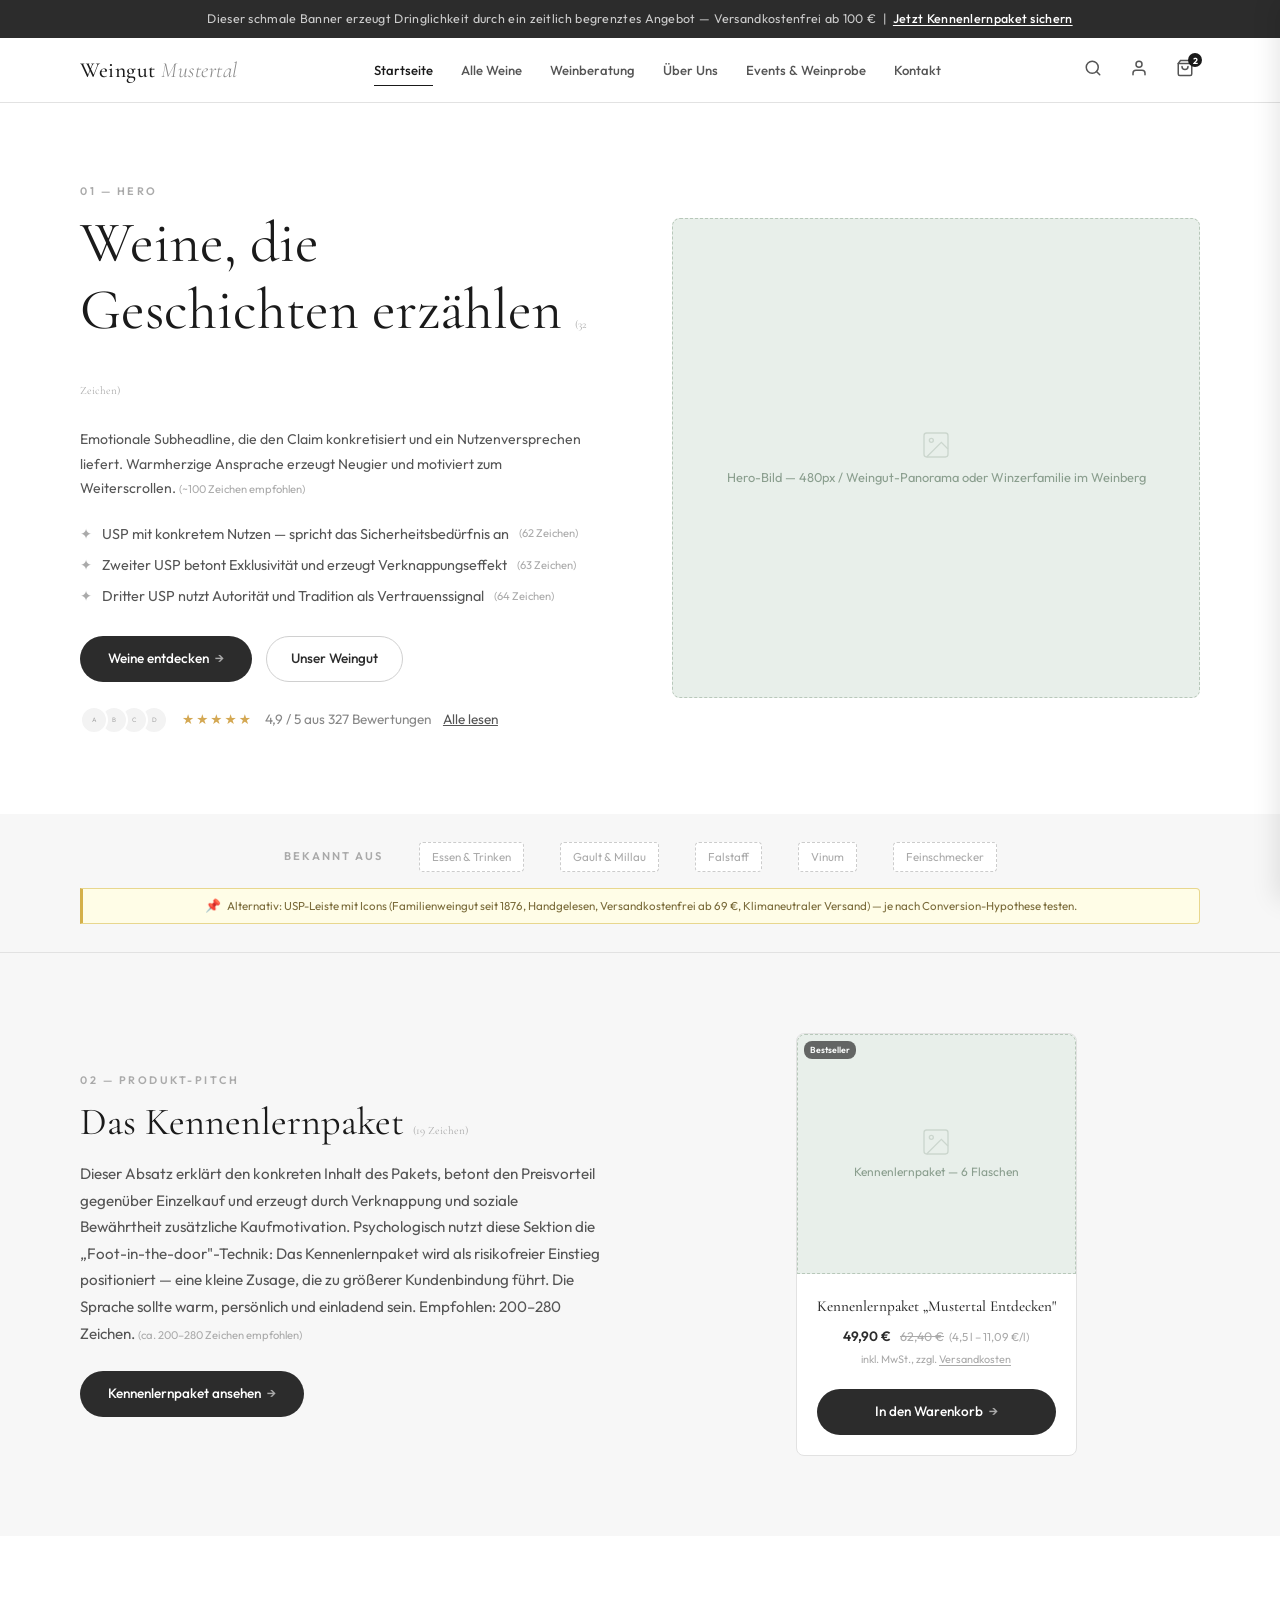
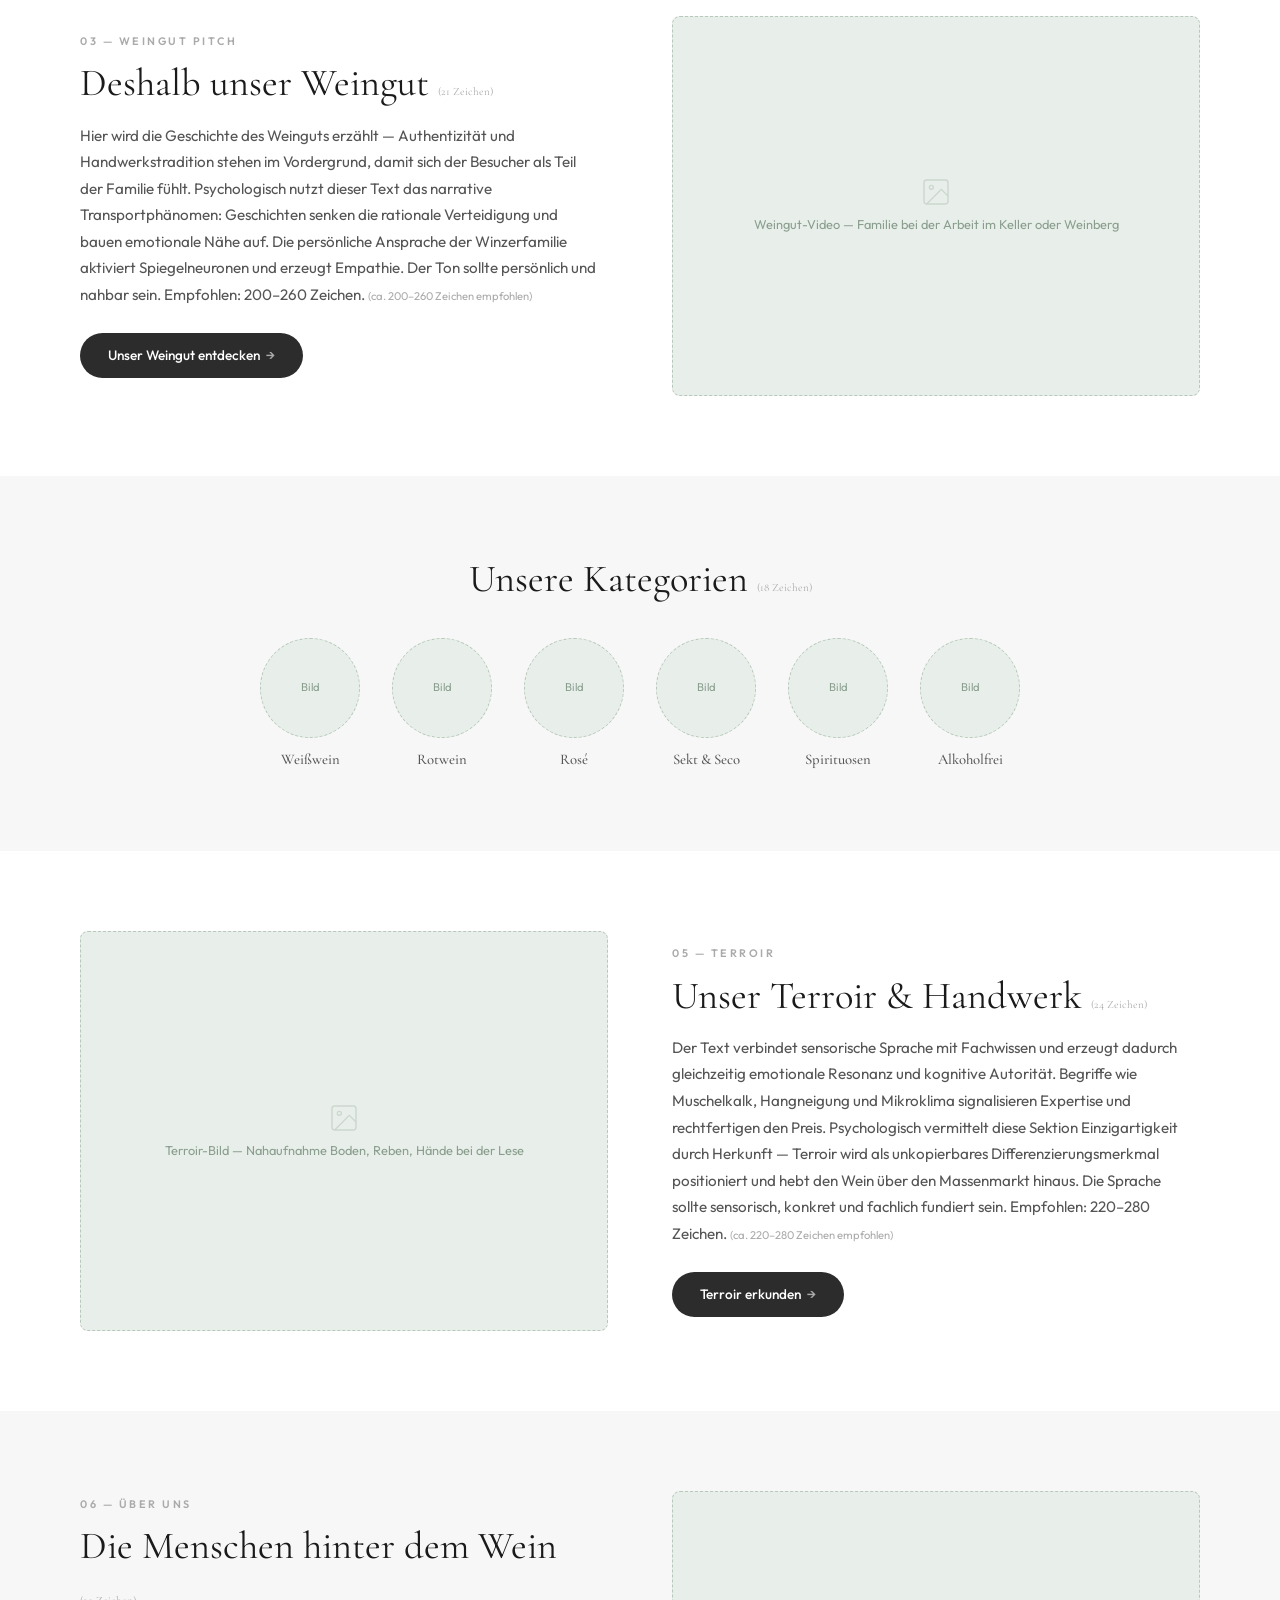
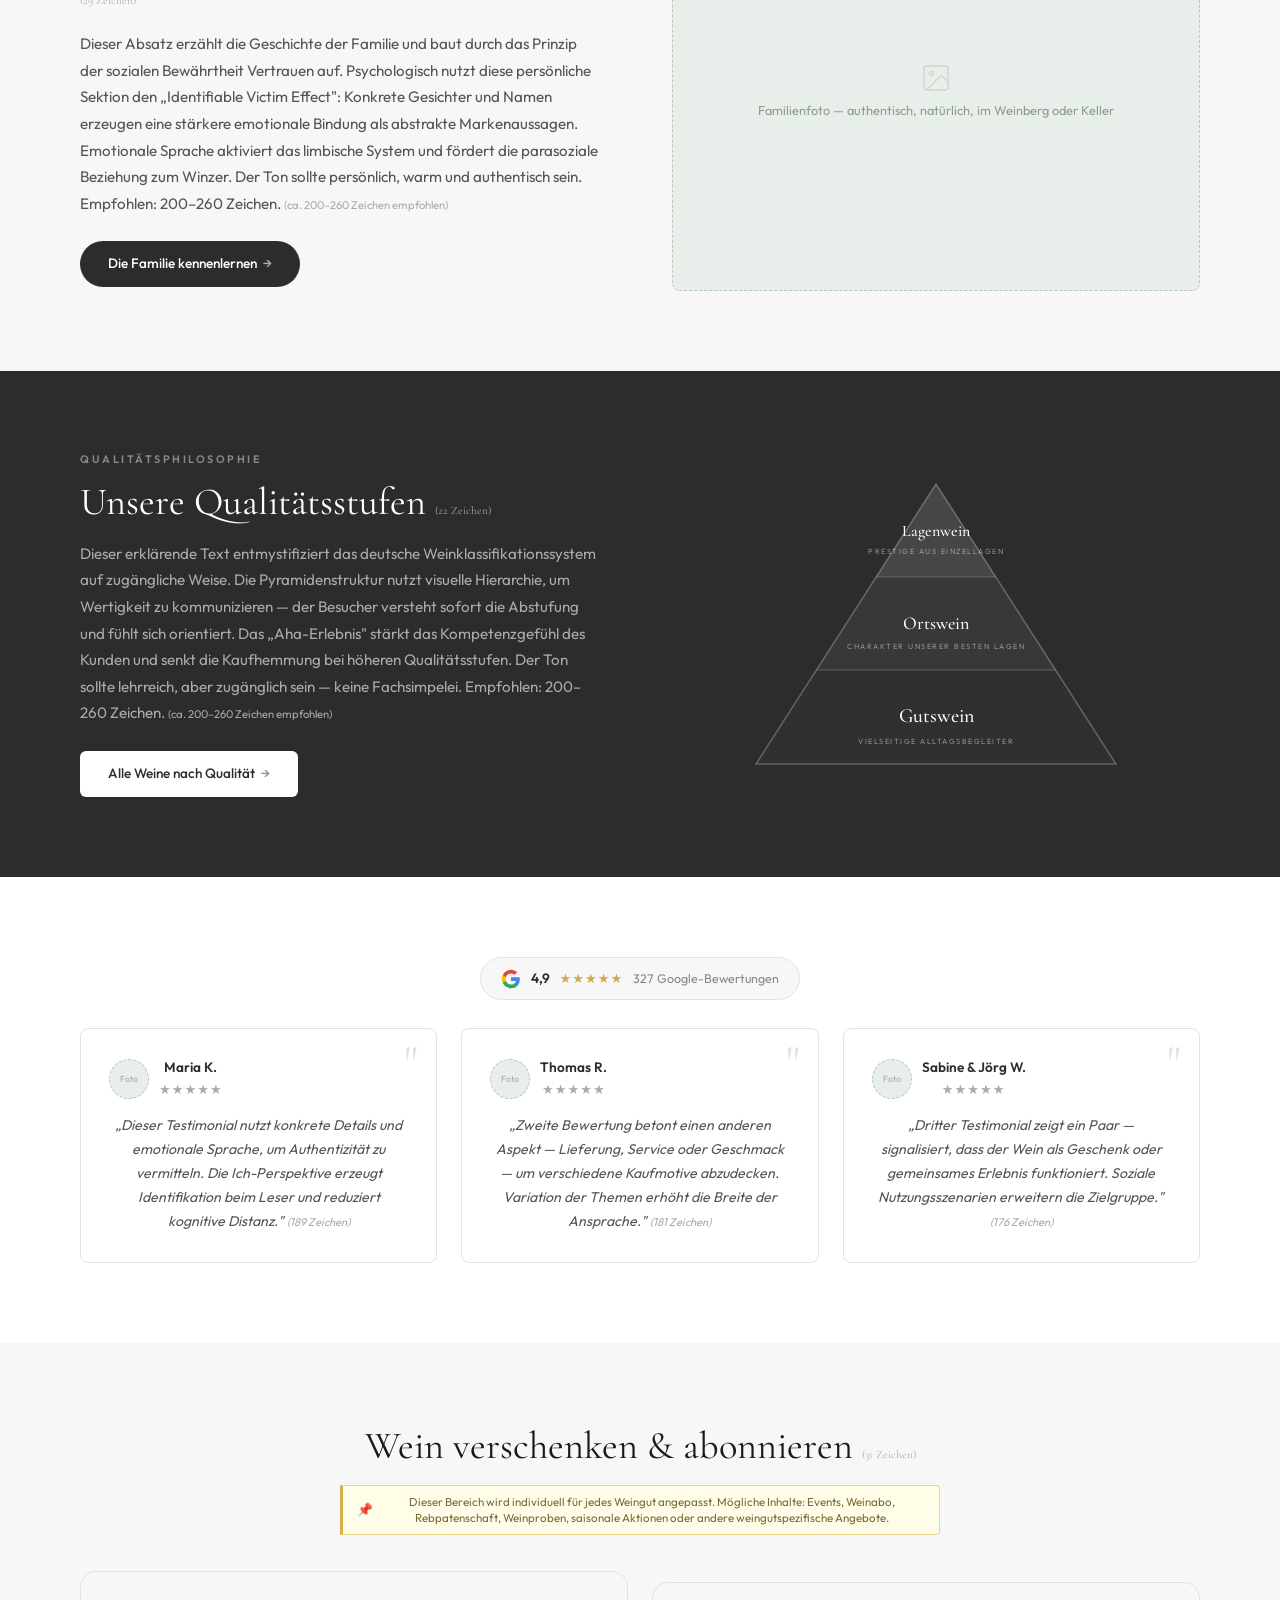
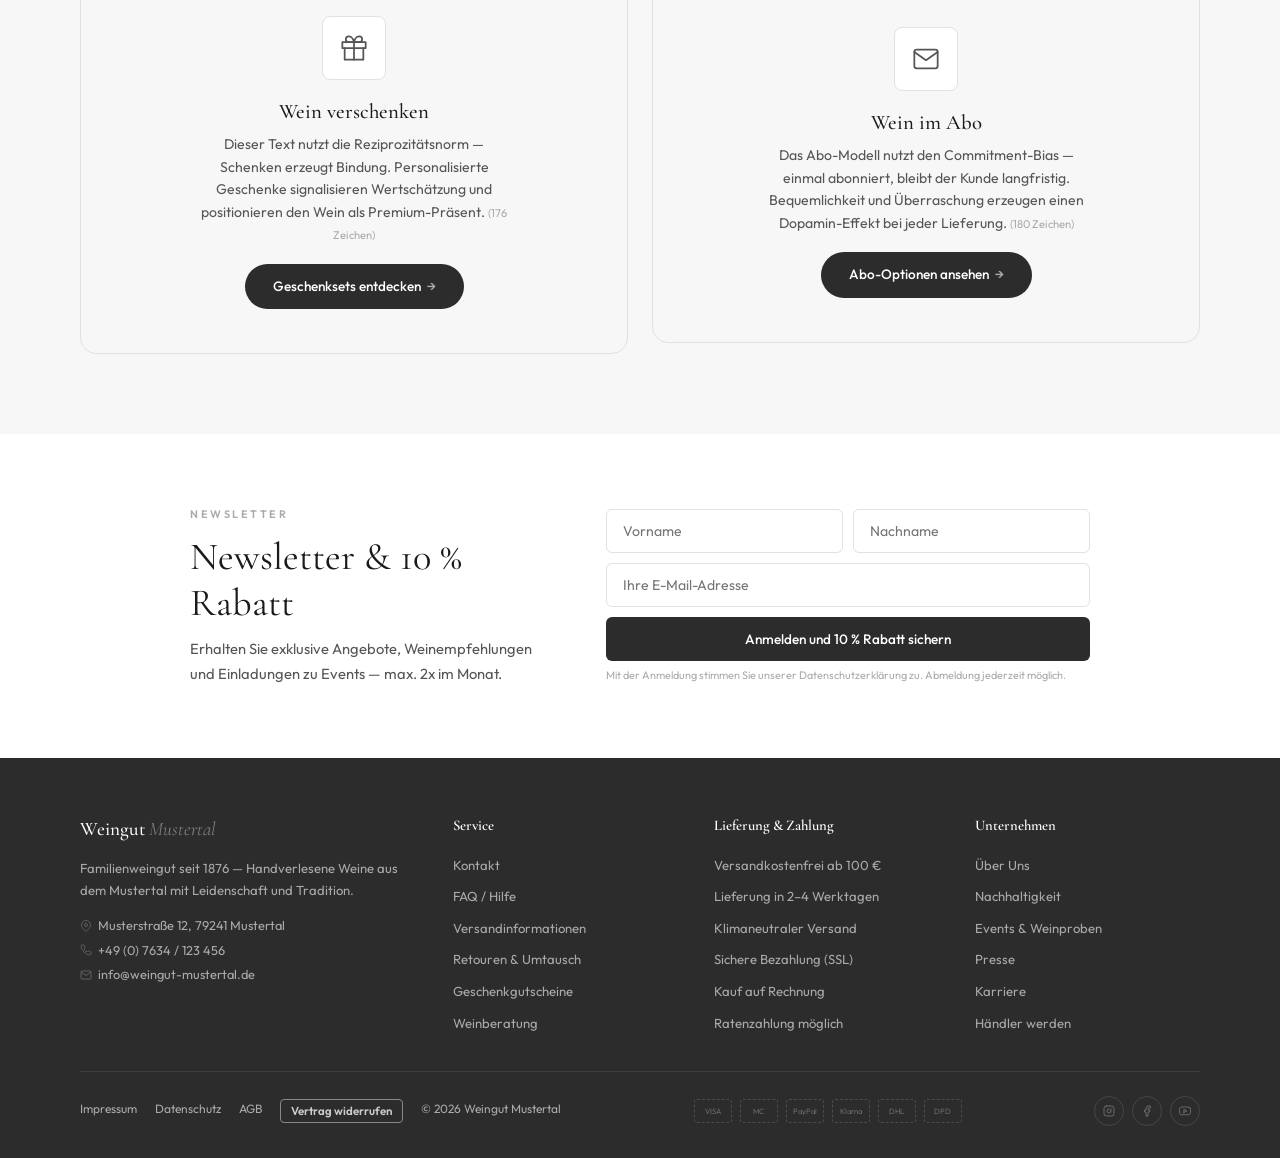
<file: index.html>
<!DOCTYPE html>
<html lang="de">
<head>
  <meta charset="UTF-8">
  <meta name="viewport" content="width=device-width, initial-scale=1.0">
  <title>Weingut Mustertal — Startseite | Wireframe</title>
  <link href="https://fonts.googleapis.com/css2?family=Cormorant+Garamond:ital,wght@0,300;0,400;0,500;0,600;0,700;1,300;1,400&family=Outfit:wght@300;400;500;600;700&display=swap" rel="stylesheet">
  <link rel="stylesheet" href="styles.css">
</head>
<body>

<!-- ============================================================
     1. ANNOUNCEMENT BAR
     ============================================================ -->
<div class="announcement">
  Dieser schmale Banner erzeugt Dringlichkeit durch ein zeitlich begrenztes Angebot — Versandkostenfrei ab 100 € &nbsp;|&nbsp; <a href="paketseite.html">Jetzt Kennenlernpaket sichern</a>
</div>

<!-- ============================================================
     2. HEADER
     ============================================================ -->
<header class="header">
  <div class="header__inner">
    <a href="index.html" class="header__logo">Weingut <em>Mustertal</em></a>
    <ul class="header__nav">
      <li class="active"><a href="index.html">Startseite</a></li>
      <li>
        <a href="weine.html">Alle Weine</a>
        <!-- Mega Menu — 4 Spalten + Produkt-Teaser -->
        <div class="mega">
          <div class="mega__grid mega__grid--wide">
            <div class="mega__col">
              <h4>Sortiment</h4>
              <ul>
                <li><a href="kategorie.html">Weißweine</a></li>
                <li><a href="kategorie.html">Rotweine</a></li>
                <li><a href="kategorie.html">Rosé</a></li>
                <li><a href="kategorie.html">Sekt & Secco</a></li>
                <li><a href="kategorie.html">Spirituosen</a></li>
                <li><a href="kategorie.html">Alkoholfrei</a></li>
                <li><a href="weine.html">Alle Weine</a></li>
              </ul>
            </div>
            <div class="mega__col">
              <h4>Terroir</h4>
              <ul>
                <li><a href="kategorie.html">Unsere Böden</a></li>
                <li><a href="kategorie.html">Muschelkalk</a></li>
                <li><a href="kategorie.html">Löss & Lehm</a></li>
                <li><a href="kategorie.html">Einzellagen</a></li>
                <li><a href="kategorie.html">Lagenkarte</a></li>
              </ul>
            </div>
            <div class="mega__col">
              <h4>Sonstiges</h4>
              <ul>
                <li><a href="kategorie.html">Neuheiten</a></li>
                <li><a href="kategorie.html">Bestseller</a></li>
                <li><a href="paketseite.html">Kennenlernpakete</a></li>
                <li><a href="kategorie.html">Geschenksets</a></li>
                <li><a href="kategorie.html">Wein im Abo</a></li>
              </ul>
            </div>
            <div class="mega__col">
              <h4>Qualitätsstufen</h4>
              <ul>
                <li><a href="kategorie.html">Gutswein</a></li>
                <li><a href="kategorie.html">Ortswein</a></li>
                <li><a href="kategorie.html">Lagenwein</a></li>
                <li><a href="kategorie.html">Große Gewächse</a></li>
              </ul>
            </div>
            <div class="mega__col">
              <div class="mega__product">
                <a href="paketseite.html">
                  <div class="ph" style="height:90px">
                    <svg viewBox="0 0 24 24" fill="none" stroke="currentColor" stroke-width="1"><rect x="3" y="3" width="18" height="18" rx="2"/><line x1="3" y1="9" x2="21" y2="9"/></svg>
                    <span>Paket-Teaser</span>
                  </div>
                </a>
                <div class="mega__product-name">Kennenlernpaket</div>
                <div class="mega__product-price">49,90 €</div>
              </div>
            </div>
          </div>
        </div>
      </li>
      <li><a href="weinberatung.html">Weinberatung</a></li>
      <li><a href="ueber-uns.html">Über Uns</a></li>
      <li><a href="events.html">Events &amp; Weinprobe</a></li>
      <li><a href="kontakt.html">Kontakt</a></li>
    </ul>
    <button class="header__burger" aria-label="Menü" onclick="toggleMobileNav()">
      <span></span><span></span><span></span>
    </button>
    <div class="header__icons">
      <!-- Search -->
      <button aria-label="Suche">
        <svg viewBox="0 0 24 24" fill="none" stroke="currentColor" stroke-width="2" stroke-linecap="round"><circle cx="11" cy="11" r="8"/><line x1="21" y1="21" x2="16.65" y2="16.65"/></svg>
      </button>
      <!-- Profile -->
      <button aria-label="Mein Konto">
        <svg viewBox="0 0 24 24" fill="none" stroke="currentColor" stroke-width="2" stroke-linecap="round"><path d="M20 21v-2a4 4 0 0 0-4-4H8a4 4 0 0 0-4 4v2"/><circle cx="12" cy="7" r="4"/></svg>
      </button>
      <!-- Cart -->
      <button aria-label="Warenkorb" onclick="openCartDrawer()">
        <svg viewBox="0 0 24 24" fill="none" stroke="currentColor" stroke-width="2" stroke-linecap="round"><path d="M6 2L3 6v14a2 2 0 0 0 2 2h14a2 2 0 0 0 2-2V6l-3-4z"/><line x1="3" y1="6" x2="21" y2="6"/><path d="M16 10a4 4 0 0 1-8 0"/></svg>
        <span class="cart-badge">2</span>
      </button>
    </div>
  </div>
</header>

<nav class="mobile-nav" id="mobile-nav">
  <div class="mobile-nav__links">
    <a href="index.html" class="active">Startseite</a>
    <a href="weine.html">Alle Weine</a>
    <a href="weinberatung.html">Weinberatung</a>
    <a href="ueber-uns.html">Über Uns</a>
    <a href="events.html">Events &amp; Weinprobe</a>
    <a href="kontakt.html">Kontakt</a>
  </div>
</nav>

<!-- ============================================================
     3. HERO SECTION
     ============================================================ -->
<section class="section fade-in">
  <div class="container">
    <div class="grid-2">
      <div>
        <span class="label">01 — Hero</span>
        <h1>
          Weine, die Geschichten erzählen
          <span class="char">(32 Zeichen)</span>
        </h1>
        <p class="body-text" style="margin-top:18px;font-size:0.88rem;">
          Emotionale Subheadline, die den Claim konkretisiert und ein Nutzenversprechen liefert. Warmherzige Ansprache erzeugt Neugier und motiviert zum Weiterscrollen.
          <span class="char">(~100 Zeichen empfohlen)</span>
        </p>
        <ul style="list-style:none;margin-top:22px;display:flex;flex-direction:column;gap:8px;">
          <li style="display:flex;align-items:center;gap:10px;font-size:0.9rem;color:#555;">
            <span style="color:#AAA;">&#10022;</span>
            USP mit konkretem Nutzen — spricht das Sicherheitsbedürfnis an
            <span class="char">(62 Zeichen)</span>
          </li>
          <li style="display:flex;align-items:center;gap:10px;font-size:0.9rem;color:#555;">
            <span style="color:#AAA;">&#10022;</span>
            Zweiter USP betont Exklusivität und erzeugt Verknappungseffekt
            <span class="char">(63 Zeichen)</span>
          </li>
          <li style="display:flex;align-items:center;gap:10px;font-size:0.9rem;color:#555;">
            <span style="color:#AAA;">&#10022;</span>
            Dritter USP nutzt Autorität und Tradition als Vertrauenssignal
            <span class="char">(64 Zeichen)</span>
          </li>
        </ul>
        <div style="display:flex;gap:14px;margin-top:28px;flex-wrap:wrap;">
          <a href="weine.html" class="btn btn--dark">Weine entdecken</a>
          <a href="ueber-uns.html" class="btn btn--outline">Unser Weingut</a>
        </div>
        <!-- Social Proof mit Avataren -->
        <div style="display:flex;align-items:center;gap:12px;margin-top:24px;font-size:0.85rem;color:#888;">
          <!-- 4 Avatar-Icons -->
          <div style="display:flex;margin-right:2px;">
            <div class="tcard__avatar" style="width:28px;height:28px;font-size:0.4rem;margin-right:-8px;border:2px solid white;z-index:4;">A</div>
            <div class="tcard__avatar" style="width:28px;height:28px;font-size:0.4rem;margin-right:-8px;border:2px solid white;z-index:3;">B</div>
            <div class="tcard__avatar" style="width:28px;height:28px;font-size:0.4rem;margin-right:-8px;border:2px solid white;z-index:2;">C</div>
            <div class="tcard__avatar" style="width:28px;height:28px;font-size:0.4rem;border:2px solid white;z-index:1;">D</div>
          </div>
          <span style="color:#D4A853;letter-spacing:2px;">&#9733;&#9733;&#9733;&#9733;&#9733;</span>
          <span>4,9 / 5 aus 327 Bewertungen</span>
          <a href="#" style="text-decoration:underline;color:#555;">Alle lesen</a>
        </div>
      </div>
      <div class="ph-img" style="height:480px;position:relative;">
        <svg viewBox="0 0 24 24" fill="none" stroke="currentColor" stroke-width="1"><rect x="3" y="3" width="18" height="18" rx="2"/><circle cx="8.5" cy="8.5" r="1.5"/><path d="M21 15l-5-5L5 21"/></svg>
        <span>Hero-Bild — 480px / Weingut-Panorama oder Winzerfamilie im Weinberg</span>
      </div>
    </div>
  </div>
</section>

<!-- ============================================================
     4. TRUST BAR
     ============================================================ -->
<div class="trust fade-in">
  <div class="container">
    <div class="trust__inner">
      <span class="trust__label">Bekannt aus</span>
      <div class="trust__logo">Essen & Trinken</div>
      <div class="trust__logo">Gault & Millau</div>
      <div class="trust__logo">Falstaff</div>
      <div class="trust__logo">Vinum</div>
      <div class="trust__logo">Feinschmecker</div>
    </div>
    <div class="note" style="margin-top:16px;display:flex;justify-content:center;width:100%;text-align:center;">
      Alternativ: USP-Leiste mit Icons (Familienweingut seit 1876, Handgelesen, Versandkostenfrei ab 69 €, Klimaneutraler Versand) — je nach Conversion-Hypothese testen.
    </div>
  </div>
</div>

<!-- ============================================================
     5. KENNENLERNPAKET PITCH
     ============================================================ -->
<section class="section section--alt fade-in">
  <div class="container">
    <div class="grid-2">
      <div>
        <span class="label">02 — Produkt-Pitch</span>
        <h2>
          Das Kennenlernpaket
          <span class="char">(19 Zeichen)</span>
        </h2>
        <p class="body-text" style="margin-top:16px;">
          Dieser Absatz erklärt den konkreten Inhalt des Pakets, betont den Preisvorteil gegenüber Einzelkauf und erzeugt durch Verknappung und soziale Bewährtheit zusätzliche Kaufmotivation. Psychologisch nutzt diese Sektion die „Foot-in-the-door"-Technik: Das Kennenlernpaket wird als risikofreier Einstieg positioniert — eine kleine Zusage, die zu größerer Kundenbindung führt. Die Sprache sollte warm, persönlich und einladend sein. Empfohlen: 200–280 Zeichen.
          <span class="char">(ca. 200–280 Zeichen empfohlen)</span>
        </p>
        <a href="paketseite.html" class="btn btn--dark" style="margin-top:24px;">Kennenlernpaket ansehen</a>
      </div>
      <div class="pcard" style="max-width:340px;margin:0 auto;">
        <div class="pcard__img" style="height:240px;position:relative;background:#E8EFEA;border:1.5px dashed #B8C8BA;">
          <span class="pcard__flip">Bestseller</span>
          <svg viewBox="0 0 24 24" fill="none" stroke="#8A9E8E" stroke-width="1" style="width:32px;height:32px;opacity:0.3;"><rect x="3" y="3" width="18" height="18" rx="2"/><circle cx="8.5" cy="8.5" r="1.5"/><path d="M21 15l-5-5L5 21"/></svg>
          <span style="color:#8A9E8E;">Kennenlernpaket — 6 Flaschen</span>
        </div>
        <div class="pcard__body" style="text-align:center;padding:20px;">
          <div class="pcard__title">Kennenlernpaket „Mustertal Entdecken"</div>
          <div class="pcard__price" style="margin-top:8px;">
            49,90 € <span class="old">62,40 €</span>
            <span class="pcard__liter">(4,5 l &ndash; 11,09 €/l)</span>
          </div>
          <div class="pcard__legal" style="margin-top:4px;">inkl. MwSt., zzgl. <a href="#">Versandkosten</a></div>
          <a href="paketseite.html" class="btn btn--dark btn--full" style="margin-top:16px;">In den Warenkorb</a>
        </div>
      </div>
    </div>
  </div>
</section>

<!-- ============================================================
     6. WEINGUT PITCH
     ============================================================ -->
<section class="section fade-in">
  <div class="container">
    <div class="grid-2">
      <div>
        <span class="label">03 — Weingut Pitch</span>
        <h2>
          Deshalb unser Weingut
          <span class="char">(21 Zeichen)</span>
        </h2>
        <p class="body-text" style="margin-top:16px;">
          Hier wird die Geschichte des Weinguts erzählt — Authentizität und Handwerkstradition stehen im Vordergrund, damit sich der Besucher als Teil der Familie fühlt. Psychologisch nutzt dieser Text das narrative Transportphänomen: Geschichten senken die rationale Verteidigung und bauen emotionale Nähe auf. Die persönliche Ansprache der Winzerfamilie aktiviert Spiegelneuronen und erzeugt Empathie. Der Ton sollte persönlich und nahbar sein. Empfohlen: 200–260 Zeichen.
          <span class="char">(ca. 200–260 Zeichen empfohlen)</span>
        </p>
        <a href="ueber-uns.html" class="btn btn--dark" style="margin-top:24px;">Unser Weingut entdecken</a>
      </div>
      <div class="ph-img" style="height:380px;position:relative;">
        <svg viewBox="0 0 24 24" fill="none" stroke="currentColor" stroke-width="1"><rect x="3" y="3" width="18" height="18" rx="2"/><circle cx="8.5" cy="8.5" r="1.5"/><path d="M21 15l-5-5L5 21"/></svg>
        <span>Weingut-Video — Familie bei der Arbeit im Keller oder Weinberg</span>
      </div>
    </div>
  </div>
</section>

<!-- ============================================================
     7. CATEGORY CIRCLES — Nur Überschrift + Bubbles
     ============================================================ -->
<section class="section section--alt fade-in">
  <div class="container" style="text-align:center;">
    <h2>
      Unsere Kategorien
      <span class="char">(18 Zeichen)</span>
    </h2>
    <div class="cats" style="margin-top:36px;">
      <a href="kategorie.html" class="cats__item">
        <div class="cats__circle" style="">Bild</div>
        <span class="cats__name">Weißwein</span>
      </a>
      <a href="kategorie.html" class="cats__item">
        <div class="cats__circle" style="">Bild</div>
        <span class="cats__name">Rotwein</span>
      </a>
      <a href="kategorie.html" class="cats__item">
        <div class="cats__circle" style="">Bild</div>
        <span class="cats__name">Rosé</span>
      </a>
      <a href="kategorie.html" class="cats__item">
        <div class="cats__circle" style="">Bild</div>
        <span class="cats__name">Sekt &amp; Seco</span>
      </a>
      <a href="kategorie.html" class="cats__item">
        <div class="cats__circle" style="">Bild</div>
        <span class="cats__name">Spirituosen</span>
      </a>
      <a href="kategorie.html" class="cats__item">
        <div class="cats__circle" style="">Bild</div>
        <span class="cats__name">Alkoholfrei</span>
      </a>
    </div>
  </div>
</section>

<!-- ============================================================
     8. TERROIR & HANDWERK
     ============================================================ -->
<section class="section fade-in">
  <div class="container">
    <div class="grid-2">
      <div class="ph-img" style="height:400px;">
        <svg viewBox="0 0 24 24" fill="none" stroke="currentColor" stroke-width="1"><rect x="3" y="3" width="18" height="18" rx="2"/><circle cx="8.5" cy="8.5" r="1.5"/><path d="M21 15l-5-5L5 21"/></svg>
        <span>Terroir-Bild — Nahaufnahme Boden, Reben, Hände bei der Lese</span>
      </div>
      <div>
        <span class="label">05 — Terroir</span>
        <h2>
          Unser Terroir & Handwerk
          <span class="char">(24 Zeichen)</span>
        </h2>
        <p class="body-text" style="margin-top:16px;">
          Der Text verbindet sensorische Sprache mit Fachwissen und erzeugt dadurch gleichzeitig emotionale Resonanz und kognitive Autorität. Begriffe wie Muschelkalk, Hangneigung und Mikroklima signalisieren Expertise und rechtfertigen den Preis. Psychologisch vermittelt diese Sektion Einzigartigkeit durch Herkunft — Terroir wird als unkopierbares Differenzierungsmerkmal positioniert und hebt den Wein über den Massenmarkt hinaus. Die Sprache sollte sensorisch, konkret und fachlich fundiert sein. Empfohlen: 220–280 Zeichen.
          <span class="char">(ca. 220–280 Zeichen empfohlen)</span>
        </p>
        <a href="ueber-uns.html" class="btn btn--dark" style="margin-top:24px;">Terroir erkunden</a>
      </div>
    </div>
  </div>
</section>

<!-- ============================================================
     9. ÜBER UNS / TEAM
     ============================================================ -->
<section class="section section--alt fade-in">
  <div class="container">
    <div class="grid-2">
      <div>
        <span class="label">06 — Über Uns</span>
        <h2>
          Die Menschen hinter dem Wein <span class="char" style="white-space:nowrap;">(29 Zeichen)</span>
        </h2>
        <p class="body-text" style="margin-top:16px;">
          Dieser Absatz erzählt die Geschichte der Familie und baut durch das Prinzip der sozialen Bewährtheit Vertrauen auf. Psychologisch nutzt diese persönliche Sektion den „Identifiable Victim Effect": Konkrete Gesichter und Namen erzeugen eine stärkere emotionale Bindung als abstrakte Markenaussagen. Emotionale Sprache aktiviert das limbische System und fördert die parasoziale Beziehung zum Winzer. Der Ton sollte persönlich, warm und authentisch sein. Empfohlen: 200–260 Zeichen.
          <span class="char">(ca. 200–260 Zeichen empfohlen)</span>
        </p>
        <a href="ueber-uns.html" class="btn btn--dark" style="margin-top:24px;">Die Familie kennenlernen</a>
      </div>
      <div class="ph-img" style="height:400px;">
        <svg viewBox="0 0 24 24" fill="none" stroke="currentColor" stroke-width="1"><rect x="3" y="3" width="18" height="18" rx="2"/><circle cx="8.5" cy="8.5" r="1.5"/><path d="M21 15l-5-5L5 21"/></svg>
        <span>Familienfoto — authentisch, natürlich, im Weinberg oder Keller</span>
      </div>
    </div>
  </div>
</section>

<!-- ============================================================
     10. QUALITÄTSPYRAMIDE
     ============================================================ -->
<section class="section section--dark fade-in">
  <div class="container">
    <div class="grid-2">
      <div>
        <span class="label">Qualitätsphilosophie</span>
        <h2>
          Unsere Qualitätsstufen
          <span class="char">(22 Zeichen)</span>
        </h2>
        <p class="body-text" style="margin-top:16px;">
          Dieser erklärende Text entmystifiziert das deutsche Weinklassifikationssystem auf zugängliche Weise. Die Pyramidenstruktur nutzt visuelle Hierarchie, um Wertigkeit zu kommunizieren — der Besucher versteht sofort die Abstufung und fühlt sich orientiert. Das „Aha-Erlebnis" stärkt das Kompetenzgefühl des Kunden und senkt die Kaufhemmung bei höheren Qualitätsstufen. Der Ton sollte lehrreich, aber zugänglich sein — keine Fachsimpelei. Empfohlen: 200–260 Zeichen.
          <span class="char">(ca. 200–260 Zeichen empfohlen)</span>
        </p>
        <a href="weine.html" class="btn btn--white" style="margin-top:24px;">Alle Weine nach Qualität</a>
      </div>
      <div>
        <div style="display:flex;align-items:center;justify-content:center;">
          <svg viewBox="0 0 400 300" style="width:100%;max-width:400px;">
            <polygon points="200,10 380,290 20,290" fill="none" stroke="rgba(255,255,255,0.25)" stroke-width="1.5"/>
            <line x1="140" y1="103" x2="260" y2="103" stroke="rgba(255,255,255,0.2)" stroke-width="1"/>
            <line x1="80" y1="196" x2="320" y2="196" stroke="rgba(255,255,255,0.2)" stroke-width="1"/>
            <polygon points="200,10 260,103 140,103" fill="rgba(255,255,255,0.12)"/>
            <polygon points="140,103 260,103 320,196 80,196" fill="rgba(255,255,255,0.06)"/>
            <polygon points="80,196 320,196 380,290 20,290" fill="rgba(255,255,255,0.02)"/>
            <text x="200" y="62" text-anchor="middle" fill="white" font-family="Cormorant Garamond, serif" font-size="16" font-weight="500">Lagenwein</text>
            <text x="200" y="80" text-anchor="middle" fill="rgba(255,255,255,0.45)" font-family="Outfit, sans-serif" font-size="7.5" letter-spacing="1.5">PRESTIGE AUS EINZELLAGEN</text>
            <text x="200" y="155" text-anchor="middle" fill="white" font-family="Cormorant Garamond, serif" font-size="18" font-weight="500">Ortswein</text>
            <text x="200" y="175" text-anchor="middle" fill="rgba(255,255,255,0.45)" font-family="Outfit, sans-serif" font-size="7.5" letter-spacing="1.5">CHARAKTER UNSERER BESTEN LAGEN</text>
            <text x="200" y="248" text-anchor="middle" fill="white" font-family="Cormorant Garamond, serif" font-size="20" font-weight="500">Gutswein</text>
            <text x="200" y="270" text-anchor="middle" fill="rgba(255,255,255,0.45)" font-family="Outfit, sans-serif" font-size="7.5" letter-spacing="1.5">VIELSEITIGE ALLTAGSBEGLEITER</text>
          </svg>
        </div>
      </div>
    </div>
  </div>
</section>

<!-- ============================================================
     11. SOCIAL PROOF — Nur Reviews, Google-Branding, kein Text
     ============================================================ -->
<section class="section fade-in">
  <div class="container" style="text-align:center;">
    <!-- Google Reviews Badge -->
    <div style="display:inline-flex;align-items:center;gap:10px;margin-bottom:28px;padding:10px 20px;background:var(--gray-50);border:1px solid var(--gray-200);border-radius:24px;">
      <svg viewBox="0 0 24 24" width="20" height="20" style="flex-shrink:0;">
        <path d="M22.56 12.25c0-.78-.07-1.53-.2-2.25H12v4.26h5.92a5.06 5.06 0 0 1-2.2 3.32v2.77h3.57c2.08-1.92 3.28-4.74 3.28-8.1z" fill="#4285F4"/>
        <path d="M12 23c2.97 0 5.46-.98 7.28-2.66l-3.57-2.77c-.98.66-2.23 1.06-3.71 1.06-2.86 0-5.29-1.93-6.16-4.53H2.18v2.84C3.99 20.53 7.7 23 12 23z" fill="#34A853"/>
        <path d="M5.84 14.09c-.22-.66-.35-1.36-.35-2.09s.13-1.43.35-2.09V7.07H2.18C1.43 8.55 1 10.22 1 12s.43 3.45 1.18 4.93l2.85-2.22.81-.62z" fill="#FBBC05"/>
        <path d="M12 5.38c1.62 0 3.06.56 4.21 1.64l3.15-3.15C17.45 2.09 14.97 1 12 1 7.7 1 3.99 3.47 2.18 7.07l3.66 2.84c.87-2.6 3.3-4.53 6.16-4.53z" fill="#EA4335"/>
      </svg>
      <span style="font-size:0.85rem;font-weight:600;color:var(--gray-900);">4,9</span>
      <span style="color:#D4A853;letter-spacing:1px;font-size:0.82rem;">&#9733;&#9733;&#9733;&#9733;&#9733;</span>
      <span style="font-size:0.78rem;color:var(--gray-500);">327 Google-Bewertungen</span>
    </div>
    <div class="grid-3">
      <!-- Testimonial 1 -->
      <div class="tcard">
        <div class="tcard__top">
          <div class="tcard__avatar" style="background:#E8EFEA;border-color:#B8C8BA;">Foto</div>
          <div>
            <div class="tcard__name">Maria K.</div>
            <div class="tcard__stars">&#9733;&#9733;&#9733;&#9733;&#9733;</div>
          </div>
        </div>
        <div class="tcard__text">
          „Dieser Testimonial nutzt konkrete Details und emotionale Sprache, um Authentizität zu vermitteln. Die Ich-Perspektive erzeugt Identifikation beim Leser und reduziert kognitive Distanz."
          <span class="char">(189 Zeichen)</span>
        </div>
      </div>
      <!-- Testimonial 2 -->
      <div class="tcard">
        <div class="tcard__top">
          <div class="tcard__avatar" style="background:#E8EFEA;border-color:#B8C8BA;">Foto</div>
          <div>
            <div class="tcard__name">Thomas R.</div>
            <div class="tcard__stars">&#9733;&#9733;&#9733;&#9733;&#9733;</div>
          </div>
        </div>
        <div class="tcard__text">
          „Zweite Bewertung betont einen anderen Aspekt — Lieferung, Service oder Geschmack — um verschiedene Kaufmotive abzudecken. Variation der Themen erhöht die Breite der Ansprache."
          <span class="char">(181 Zeichen)</span>
        </div>
      </div>
      <!-- Testimonial 3 -->
      <div class="tcard">
        <div class="tcard__top">
          <div class="tcard__avatar" style="background:#E8EFEA;border-color:#B8C8BA;">Foto</div>
          <div>
            <div class="tcard__name">Sabine & Jörg W.</div>
            <div class="tcard__stars">&#9733;&#9733;&#9733;&#9733;&#9733;</div>
          </div>
        </div>
        <div class="tcard__text">
          „Dritter Testimonial zeigt ein Paar — signalisiert, dass der Wein als Geschenk oder gemeinsames Erlebnis funktioniert. Soziale Nutzungsszenarien erweitern die Zielgruppe."
          <span class="char">(176 Zeichen)</span>
        </div>
      </div>
    </div>
  </div>
</section>

<!-- ============================================================
     12. WEIN VERSCHENKEN & ABONNIEREN — Kein Section-Text
     ============================================================ -->
<section class="section section--alt fade-in">
  <div class="container" style="text-align:center;">
    <h2>
      Wein verschenken & abonnieren
      <span class="char">(31 Zeichen)</span>
    </h2>
    <div class="note" style="margin:16px auto 0;max-width:600px;display:flex;justify-content:center;text-align:center;">
      Dieser Bereich wird individuell für jedes Weingut angepasst. Mögliche Inhalte: Events, Weinabo, Rebpatenschaft, Weinproben, saisonale Aktionen oder andere weingutspezifische Angebote.
    </div>
    <div class="grid-2" style="margin-top:36px;gap:24px;">
      <!-- Geschenk-Card -->
      <div class="gcard">
        <div class="gcard__icon">
          <svg viewBox="0 0 24 24" fill="none" stroke="currentColor" stroke-width="1.5" stroke-linecap="round" stroke-linejoin="round">
            <polyline points="20 12 20 22 4 22 4 12"/><rect x="2" y="7" width="20" height="5"/><line x1="12" y1="22" x2="12" y2="7"/><path d="M12 7H7.5a2.5 2.5 0 0 1 0-5C11 2 12 7 12 7z"/><path d="M12 7h4.5a2.5 2.5 0 0 0 0-5C13 2 12 7 12 7z"/>
          </svg>
        </div>
        <h3>Wein verschenken</h3>
        <p>
          Dieser Text nutzt die Reziprozitätsnorm — Schenken erzeugt Bindung. Personalisierte Geschenke signalisieren Wertschätzung und positionieren den Wein als Premium-Präsent.
          <span class="char">(176 Zeichen)</span>
        </p>
        <a href="kategorie.html" class="btn btn--dark">Geschenksets entdecken</a>
      </div>
      <!-- Abo-Card -->
      <div class="gcard">
        <div class="gcard__icon">
          <svg viewBox="0 0 24 24" fill="none" stroke="currentColor" stroke-width="1.5" stroke-linecap="round" stroke-linejoin="round">
            <path d="M4 4h16c1.1 0 2 .9 2 2v12c0 1.1-.9 2-2 2H4c-1.1 0-2-.9-2-2V6c0-1.1.9-2 2-2z"/><polyline points="22,6 12,13 2,6"/>
          </svg>
        </div>
        <h3>Wein im Abo</h3>
        <p>
          Das Abo-Modell nutzt den Commitment-Bias — einmal abonniert, bleibt der Kunde langfristig. Bequemlichkeit und Überraschung erzeugen einen Dopamin-Effekt bei jeder Lieferung.
          <span class="char">(180 Zeichen)</span>
        </p>
        <a href="kategorie.html" class="btn btn--dark">Abo-Optionen ansehen</a>
      </div>
    </div>
  </div>
</section>

<!-- DROHNENFLUG — ENTFERNT -->
<!-- FINAL CTA — ENTFERNT -->

<!-- ============================================================
     13. NEWSLETTER
     ============================================================ -->
<div class="nl fade-in">
  <div class="container">
    <div class="nl__block">
      <div class="nl__text">
        <span class="label">Newsletter</span>
        <h2>Newsletter & 10 % Rabatt</h2>
        <p class="desc">
          Erhalten Sie exklusive Angebote, Weinempfehlungen und Einladungen zu Events — max. 2x im Monat.
        </p>
      </div>
      <div>
        <form class="nl__form" onsubmit="return false;">
          <div class="nl__form-row">
            <input type="text" placeholder="Vorname" aria-label="Vorname">
            <input type="text" placeholder="Nachname" aria-label="Nachname">
          </div>
          <input type="email" placeholder="Ihre E-Mail-Adresse" aria-label="E-Mail-Adresse">
          <button type="submit">Anmelden und 10 % Rabatt sichern</button>
        </form>
        <p class="nl__legal">
          Mit der Anmeldung stimmen Sie unserer Datenschutzerklärung zu. Abmeldung jederzeit möglich.
        </p>
      </div>
    </div>
  </div>
</div>

<!-- WEINFINDER CTA — ENTFERNT -->

<!-- ============================================================
     14. FOOTER — Ohne "Persönlich vom Winzer" Bar
     ============================================================ -->
<footer class="footer">
  <div class="container">
    <!-- Footer Grid -->
    <div class="footer__grid">
      <!-- Column 1: Contact -->
      <div class="footer__col">
        <div class="flogo">Weingut <em>Mustertal</em></div>
        <p>Familienweingut seit 1876 — Handverlesene Weine aus dem Mustertal mit Leidenschaft und Tradition.</p>
        <div class="fcontact">
          <svg viewBox="0 0 24 24" fill="none" stroke="currentColor" stroke-width="2"><path d="M21 10c0 7-9 13-9 13s-9-6-9-13a9 9 0 0 1 18 0z"/><circle cx="12" cy="10" r="3"/></svg>
          Musterstraße 12, 79241 Mustertal
        </div>
        <div class="fcontact">
          <svg viewBox="0 0 24 24" fill="none" stroke="currentColor" stroke-width="2"><path d="M22 16.92v3a2 2 0 0 1-2.18 2 19.79 19.79 0 0 1-8.63-3.07 19.5 19.5 0 0 1-6-6 19.79 19.79 0 0 1-3.07-8.67A2 2 0 0 1 4.11 2h3a2 2 0 0 1 2 1.72c.127.96.361 1.903.7 2.81a2 2 0 0 1-.45 2.11L8.09 9.91a16 16 0 0 0 6 6l1.27-1.27a2 2 0 0 1 2.11-.45c.907.339 1.85.573 2.81.7A2 2 0 0 1 22 16.92z"/></svg>
          +49 (0) 7634 / 123 456
        </div>
        <div class="fcontact">
          <svg viewBox="0 0 24 24" fill="none" stroke="currentColor" stroke-width="2"><path d="M4 4h16c1.1 0 2 .9 2 2v12c0 1.1-.9 2-2 2H4c-1.1 0-2-.9-2-2V6c0-1.1.9-2 2-2z"/><polyline points="22,6 12,13 2,6"/></svg>
          info@weingut-mustertal.de
        </div>
      </div>

      <!-- Column 2: Service -->
      <div class="footer__col">
        <h4>Service</h4>
        <ul>
          <li><a href="kontakt.html">Kontakt</a></li>
          <li><a href="#">FAQ / Hilfe</a></li>
          <li><a href="#">Versandinformationen</a></li>
          <li><a href="#">Retouren & Umtausch</a></li>
          <li><a href="#">Geschenkgutscheine</a></li>
          <li><a href="weinberatung.html">Weinberatung</a></li>
        </ul>
      </div>

      <!-- Column 3: Lieferung & Zahlung -->
      <div class="footer__col">
        <h4>Lieferung & Zahlung</h4>
        <ul>
          <li><a href="#">Versandkostenfrei ab 100 €</a></li>
          <li><a href="#">Lieferung in 2–4 Werktagen</a></li>
          <li><a href="#">Klimaneutraler Versand</a></li>
          <li><a href="#">Sichere Bezahlung (SSL)</a></li>
          <li><a href="#">Kauf auf Rechnung</a></li>
          <li><a href="#">Ratenzahlung möglich</a></li>
        </ul>
      </div>

      <!-- Column 4: Unternehmen -->
      <div class="footer__col">
        <h4>Unternehmen</h4>
        <ul>
          <li><a href="ueber-uns.html">Über Uns</a></li>
          <li><a href="#">Nachhaltigkeit</a></li>
          <li><a href="events.html">Events & Weinproben</a></li>
          <li><a href="#">Presse</a></li>
          <li><a href="#">Karriere</a></li>
          <li><a href="#">Händler werden</a></li>
        </ul>
      </div>
    </div>

    <!-- Footer Bottom -->
    <div class="footer__bottom">
      <!-- Legal Links -->
      <div class="footer__bottom-left">
        <a href="#">Impressum</a>
        <a href="#">Datenschutz</a>
        <a href="#">AGB</a>
        <a href="widerrufsrecht.html" class="footer__widerruf">Vertrag widerrufen</a>
        <span>&copy; 2026 Weingut Mustertal</span>
      </div>

      <!-- Payment Icons -->
      <div class="fpay">
        <div class="fpay__icon">VISA</div>
        <div class="fpay__icon">MC</div>
        <div class="fpay__icon">PayPal</div>
        <div class="fpay__icon">Klarna</div>
        <div class="fpay__icon">DHL</div>
        <div class="fpay__icon">DPD</div>
      </div>

      <!-- Social Icons -->
      <div class="fsocial">
        <a href="#" aria-label="Instagram">
          <svg viewBox="0 0 24 24" fill="none" stroke="currentColor" stroke-width="2" stroke-linecap="round" stroke-linejoin="round"><rect x="2" y="2" width="20" height="20" rx="5" ry="5"/><path d="M16 11.37A4 4 0 1 1 12.63 8 4 4 0 0 1 16 11.37z"/><line x1="17.5" y1="6.5" x2="17.51" y2="6.5"/></svg>
        </a>
        <a href="#" aria-label="Facebook">
          <svg viewBox="0 0 24 24" fill="none" stroke="currentColor" stroke-width="2" stroke-linecap="round" stroke-linejoin="round"><path d="M18 2h-3a5 5 0 0 0-5 5v3H7v4h3v8h4v-8h3l1-4h-4V7a1 1 0 0 1 1-1h3z"/></svg>
        </a>
        <a href="#" aria-label="YouTube">
          <svg viewBox="0 0 24 24" fill="none" stroke="currentColor" stroke-width="2" stroke-linecap="round" stroke-linejoin="round"><path d="M22.54 6.42a2.78 2.78 0 0 0-1.94-2C18.88 4 12 4 12 4s-6.88 0-8.6.46a2.78 2.78 0 0 0-1.94 2A29 29 0 0 0 1 11.75a29 29 0 0 0 .46 5.33A2.78 2.78 0 0 0 3.4 19.13C5.12 19.56 12 19.56 12 19.56s6.88 0 8.6-.46a2.78 2.78 0 0 0 1.94-2 29 29 0 0 0 .46-5.25 29 29 0 0 0-.46-5.33z"/><polygon points="9.75 15.02 15.5 11.75 9.75 8.48 9.75 15.02"/></svg>
        </a>
      </div>
    </div>
  </div>
</footer>

<!-- ============================================================
     JAVASCRIPT
     ============================================================ -->
<script>
// Header scroll
window.addEventListener('scroll',()=>{document.querySelector('.header').classList.toggle('scrolled',window.scrollY>10)});
// Fade-in observer
const obs=new IntersectionObserver(entries=>{entries.forEach(e=>{if(e.isIntersecting)e.target.classList.add('visible')})},{rootMargin:'0px 0px -60px 0px',threshold:0.1});
document.querySelectorAll('.fade-in').forEach(el=>obs.observe(el));
// Smooth scroll
document.querySelectorAll('a[href^="#"]').forEach(a=>{a.addEventListener('click',function(e){const h=this.getAttribute('href');if(h==='#')return;e.preventDefault();document.querySelector(h)?.scrollIntoView({behavior:'smooth'})})});
</script>

<!-- ============================================================
     CART DRAWER
     ============================================================ -->
<div class="cart-overlay" id="cart-overlay" onclick="closeCartDrawer()"></div>
<div class="cart-drawer" id="cart-drawer">
  <div class="cart-drawer__header">
    <h3>Warenkorb (2)</h3>
    <button class="cart-drawer__close" onclick="closeCartDrawer()" aria-label="Warenkorb schliessen">
      <svg viewBox="0 0 24 24" fill="none" stroke="currentColor" stroke-width="2" stroke-linecap="round" style="width:18px;height:18px;"><line x1="18" y1="6" x2="6" y2="18"/><line x1="6" y1="6" x2="18" y2="18"/></svg>
    </button>
  </div>
  <div class="cart-drawer__body">
    <!-- Item 1 -->
    <div class="cart-drawer__item">
      <div class="cart-drawer__item-img">Bild</div>
      <div class="cart-drawer__item-info">
        <div class="cart-drawer__item-name">Riesling Spätlese 2023</div>
        <div class="cart-drawer__item-price">14,90 &euro;</div>
        <div class="cart-drawer__item-qty">
          <button aria-label="Menge verringern">&minus;</button>
          <span>1</span>
          <button aria-label="Menge erhöhen">+</button>
        </div>
        <button class="cart-drawer__item-remove">Entfernen</button>
      </div>
    </div>
    <!-- Item 2 -->
    <div class="cart-drawer__item">
      <div class="cart-drawer__item-img">Bild</div>
      <div class="cart-drawer__item-info">
        <div class="cart-drawer__item-name">Grauburgunder trocken 2023</div>
        <div class="cart-drawer__item-price">10,90 &euro;</div>
        <div class="cart-drawer__item-qty">
          <button aria-label="Menge verringern">&minus;</button>
          <span>2</span>
          <button aria-label="Menge erhöhen">+</button>
        </div>
        <button class="cart-drawer__item-remove">Entfernen</button>
      </div>
    </div>
    <!-- Upsell -->
    <div class="cart-drawer__upsell">
      <div class="cart-drawer__upsell-title">Das könnte dir auch gefallen</div>
      <div class="cart-drawer__upsell-grid">
        <div class="cart-drawer__upsell-card">
          <div class="cart-drawer__upsell-card-img">Bild</div>
          <div class="cart-drawer__upsell-card-name">Chardonnay Réserve 2022</div>
          <div class="cart-drawer__upsell-card-price">18,90 &euro; <span style="font-weight:400;color:var(--gray-400);font-size:0.6rem;">(25,20 &euro;/l)</span></div>
          <div class="cart-drawer__upsell-card-btn">+ Hinzufügen</div>
        </div>
        <div class="cart-drawer__upsell-card">
          <div class="cart-drawer__upsell-card-img">Bild</div>
          <div class="cart-drawer__upsell-card-name">Kennenlernpaket</div>
          <div class="cart-drawer__upsell-card-price">49,90 &euro; <span style="font-weight:400;color:var(--gray-400);font-size:0.6rem;">(11,09 &euro;/l)</span></div>
          <div class="cart-drawer__upsell-card-btn">+ Hinzufügen</div>
        </div>
      </div>
    </div>
  </div>
  <div class="cart-drawer__footer">
    <div class="shipping-bar">
      <div class="shipping-bar__text">Noch <strong>63,30 &euro;</strong> bis Versandkostenfrei</div>
      <div class="shipping-bar__track">
        <div class="shipping-bar__fill" style="width:37%"></div>
      </div>
    </div>
    <div class="cart-drawer__subtotal">
      <span class="cart-drawer__subtotal-label">Zwischensumme</span>
      <span class="cart-drawer__subtotal-value">36,70 &euro;</span>
    </div>
    <div class="cart-drawer__shipping">Versandkostenfrei ab 100 &euro; &middot; inkl. MwSt.</div>
    <button class="cart-drawer__checkout">Zur Kasse</button>
    <button class="cart-drawer__continue" onclick="closeCartDrawer()">Weiter einkaufen</button>
  </div>
</div>
<script>
function openCartDrawer(){document.getElementById('cart-drawer').classList.add('open');document.getElementById('cart-overlay').classList.add('open');document.body.style.overflow='hidden';}
function closeCartDrawer(){document.getElementById('cart-drawer').classList.remove('open');document.getElementById('cart-overlay').classList.remove('open');document.body.style.overflow='';}
document.addEventListener('keydown',function(e){if(e.key==='Escape')closeCartDrawer();});
</script>

<script>
function toggleMobileNav(){
  document.getElementById('mobile-nav').classList.toggle('open');
  document.querySelector('.header__burger').classList.toggle('active');
  document.body.style.overflow=document.getElementById('mobile-nav').classList.contains('open')?'hidden':'';
}
</script>

</body>
</html>
</file>
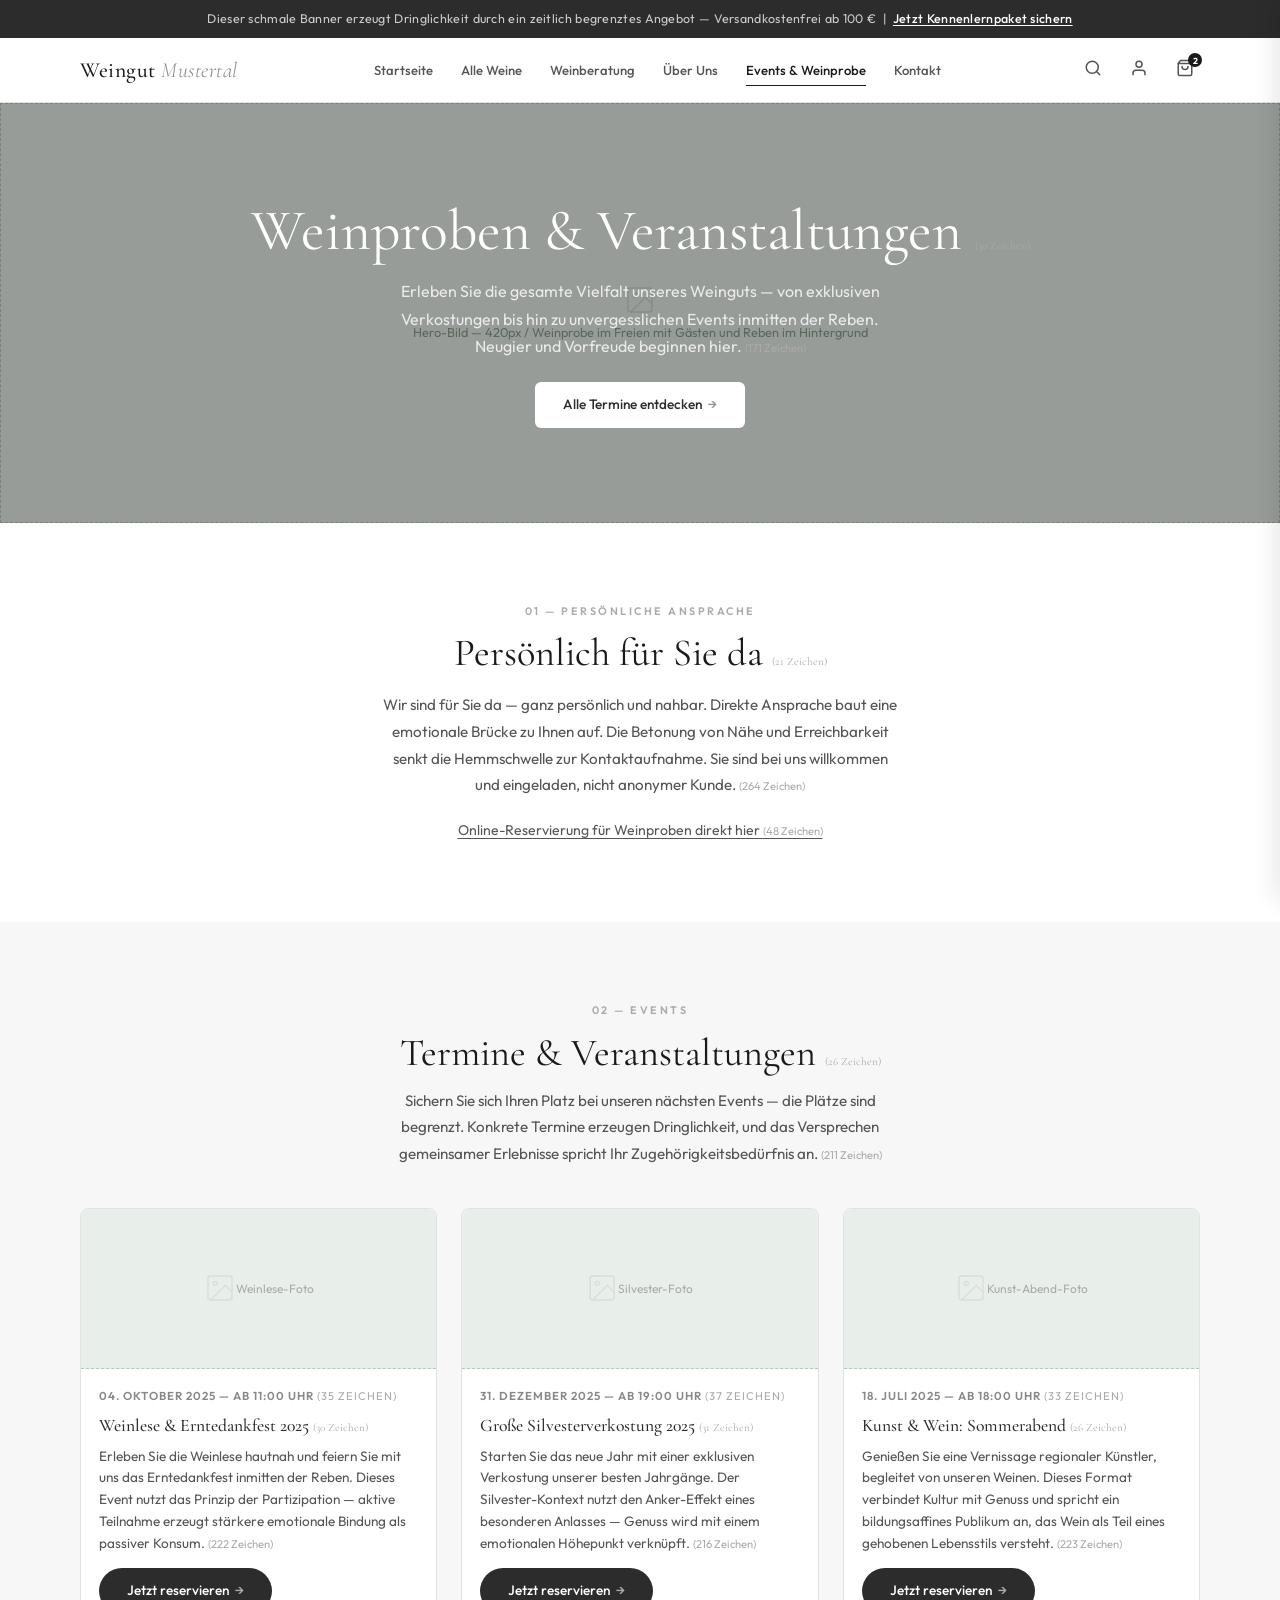
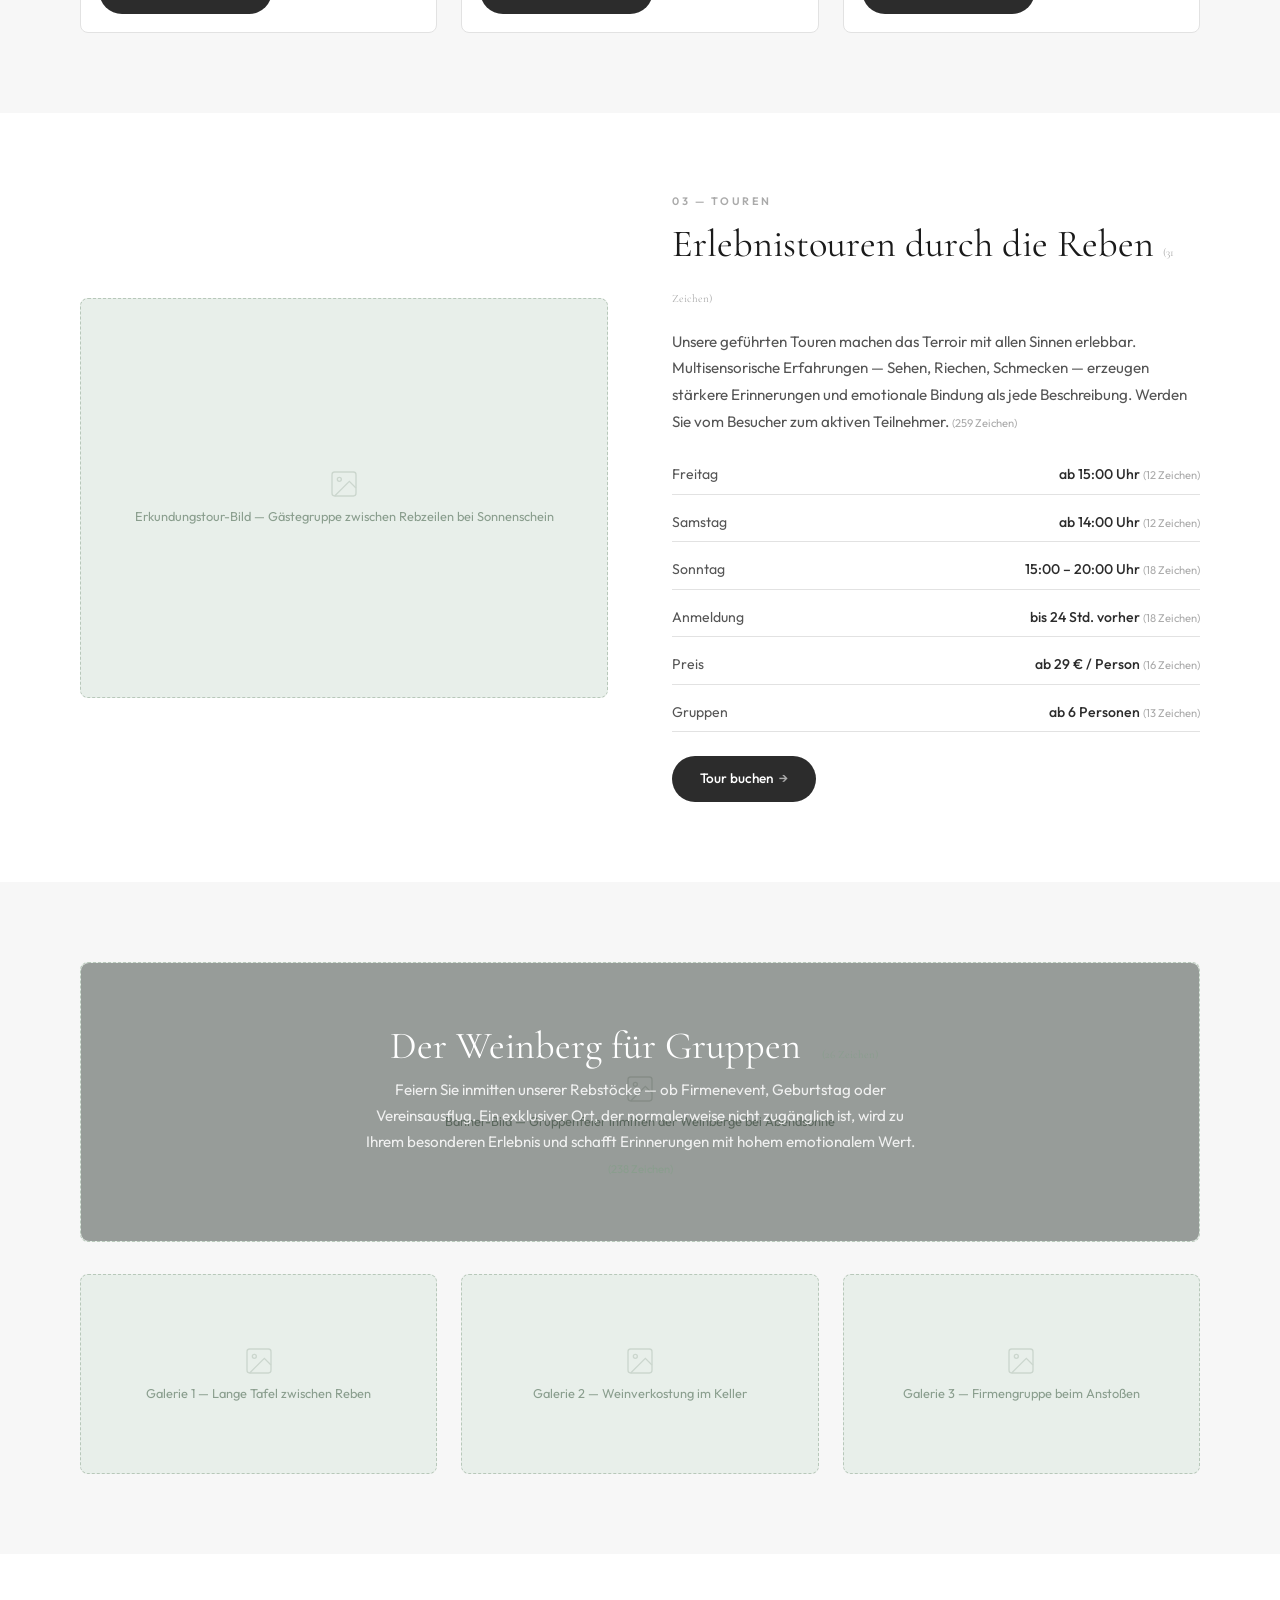
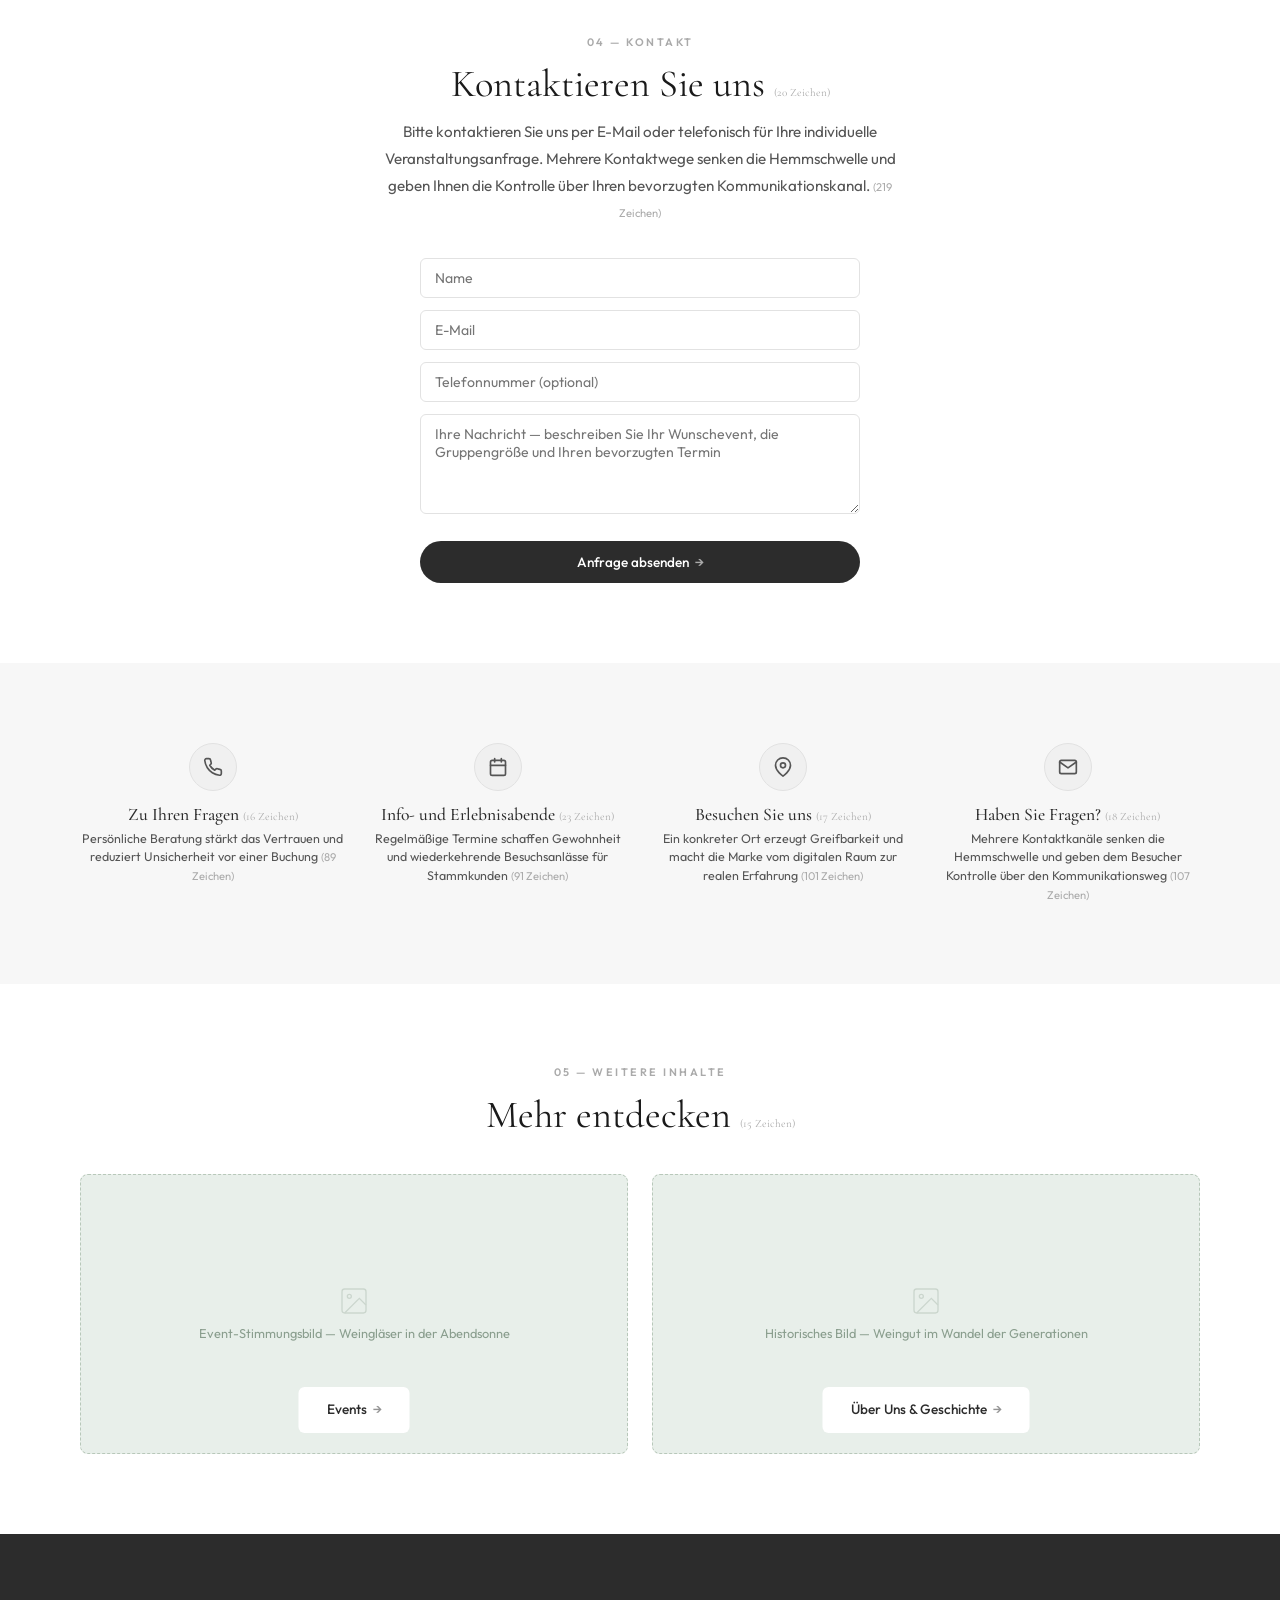
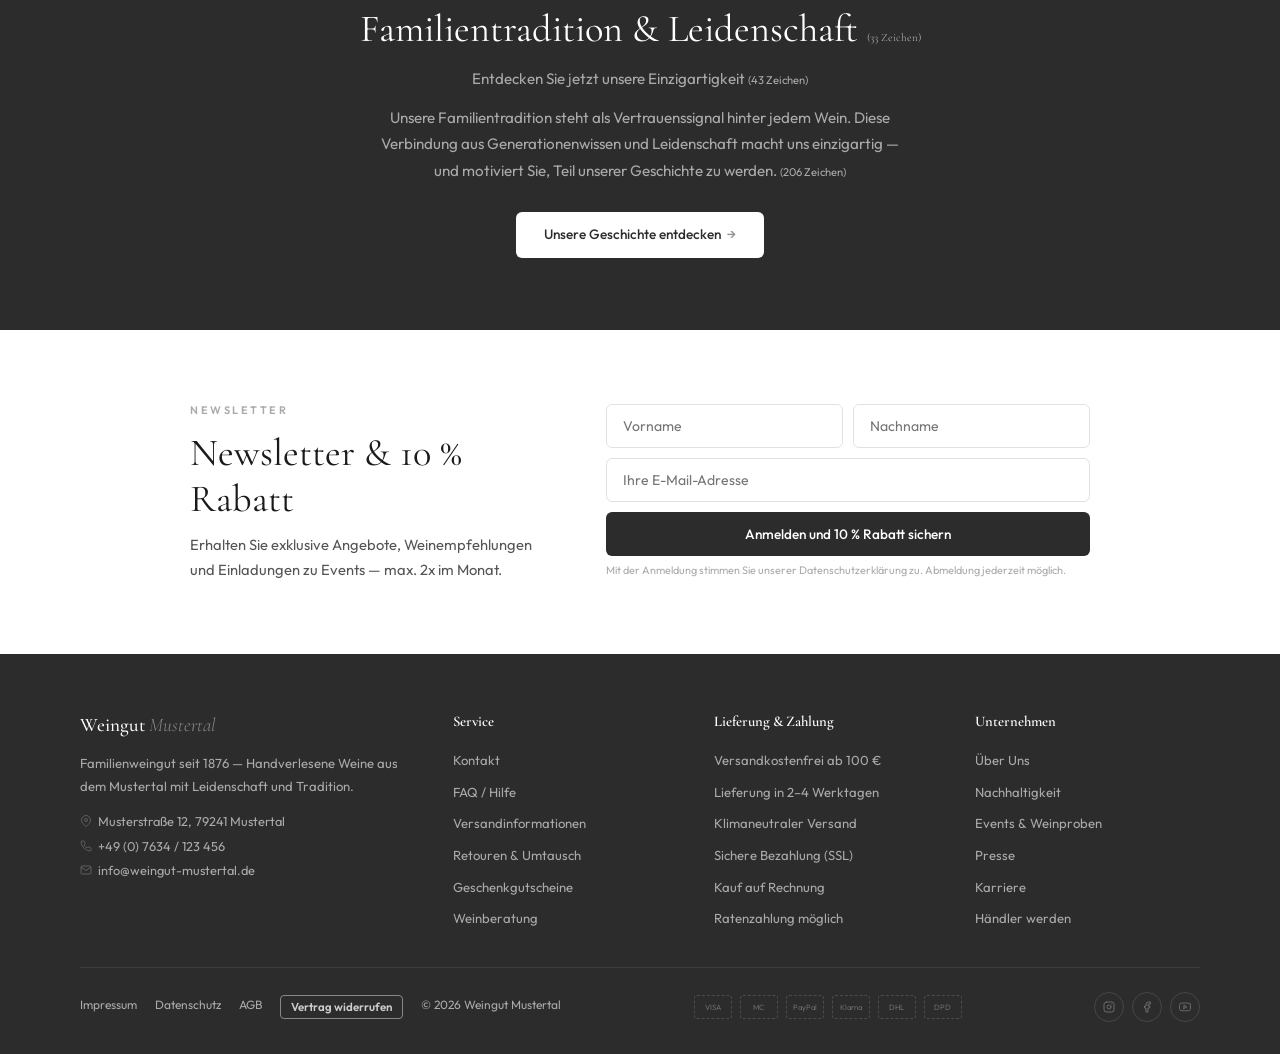
<file: events.html>
<!DOCTYPE html>
<html lang="de">
<head>
  <meta charset="UTF-8">
  <meta name="viewport" content="width=device-width, initial-scale=1.0">
  <title>Weingut Mustertal — Events & Weinproben | Wireframe</title>
  <link href="https://fonts.googleapis.com/css2?family=Cormorant+Garamond:ital,wght@0,300;0,400;0,500;0,600;0,700;1,300;1,400&family=Outfit:wght@300;400;500;600;700&display=swap" rel="stylesheet">
  <link rel="stylesheet" href="styles.css">
</head>
<body>

<!-- ============================================================
     1. ANNOUNCEMENT BAR
     ============================================================ -->
<div class="announcement">
  Dieser schmale Banner erzeugt Dringlichkeit durch ein zeitlich begrenztes Angebot — Versandkostenfrei ab 100 € &nbsp;|&nbsp; <a href="paketseite.html">Jetzt Kennenlernpaket sichern</a>
</div>

<!-- ============================================================
     2. HEADER
     ============================================================ -->
<header class="header">
  <div class="header__inner">
    <a href="index.html" class="header__logo">Weingut <em>Mustertal</em></a>
    <ul class="header__nav">
      <li><a href="index.html">Startseite</a></li>
      <li>
        <a href="weine.html">Alle Weine</a>
        <!-- Mega Menu -->
        <div class="mega">
          <div class="mega__grid mega__grid--wide">
            <div class="mega__col">
              <h4>Sortiment</h4>
              <ul>
                <li><a href="kategorie.html">Weißweine</a></li>
                <li><a href="kategorie.html">Rotweine</a></li>
                <li><a href="kategorie.html">Rosé</a></li>
                <li><a href="kategorie.html">Sekt & Secco</a></li>
                <li><a href="kategorie.html">Spirituosen</a></li>
                <li><a href="kategorie.html">Alkoholfrei</a></li>
                <li><a href="weine.html">Alle Weine</a></li>
              </ul>
            </div>
            <div class="mega__col">
              <h4>Terroir</h4>
              <ul>
                <li><a href="kategorie.html">Unsere Böden</a></li>
                <li><a href="kategorie.html">Muschelkalk</a></li>
                <li><a href="kategorie.html">Löss & Lehm</a></li>
                <li><a href="kategorie.html">Einzellagen</a></li>
                <li><a href="kategorie.html">Lagenkarte</a></li>
              </ul>
            </div>
            <div class="mega__col">
              <h4>Sonstiges</h4>
              <ul>
                <li><a href="kategorie.html">Neuheiten</a></li>
                <li><a href="kategorie.html">Bestseller</a></li>
                <li><a href="paketseite.html">Kennenlernpakete</a></li>
                <li><a href="kategorie.html">Geschenksets</a></li>
                <li><a href="kategorie.html">Wein im Abo</a></li>
              </ul>
            </div>
            <div class="mega__col">
              <h4>Qualitätsstufen</h4>
              <ul>
                <li><a href="kategorie.html">Gutswein</a></li>
                <li><a href="kategorie.html">Ortswein</a></li>
                <li><a href="kategorie.html">Lagenwein</a></li>
                <li><a href="kategorie.html">Große Gewächse</a></li>
              </ul>
            </div>
            <div class="mega__col">
              <div class="mega__product">
                <a href="paketseite.html">
                  <div class="ph" style="height:90px">
                    <svg viewBox="0 0 24 24" fill="none" stroke="currentColor" stroke-width="1"><rect x="3" y="3" width="18" height="18" rx="2"/><line x1="3" y1="9" x2="21" y2="9"/></svg>
                    <span>Paket-Teaser</span>
                  </div>
                </a>
                <div class="mega__product-name">Kennenlernpaket</div>
                <div class="mega__product-price">49,90 €</div>
              </div>
            </div>
          </div>
        </div>
      </li>
      <li><a href="weinberatung.html">Weinberatung</a></li>
      <li><a href="ueber-uns.html">Über Uns</a></li>
      <li class="active"><a href="events.html">Events &amp; Weinprobe</a></li>
      <li><a href="kontakt.html">Kontakt</a></li>
    </ul>
    <button class="header__burger" aria-label="Menü" onclick="toggleMobileNav()">
      <span></span><span></span><span></span>
    </button>
    <div class="header__icons">
      <!-- Search -->
      <button aria-label="Suche">
        <svg viewBox="0 0 24 24" fill="none" stroke="currentColor" stroke-width="2" stroke-linecap="round"><circle cx="11" cy="11" r="8"/><line x1="21" y1="21" x2="16.65" y2="16.65"/></svg>
      </button>
      <!-- Profile -->
      <button aria-label="Mein Konto">
        <svg viewBox="0 0 24 24" fill="none" stroke="currentColor" stroke-width="2" stroke-linecap="round"><path d="M20 21v-2a4 4 0 0 0-4-4H8a4 4 0 0 0-4 4v2"/><circle cx="12" cy="7" r="4"/></svg>
      </button>
      <!-- Cart -->
      <button aria-label="Warenkorb" onclick="openCartDrawer()">
        <svg viewBox="0 0 24 24" fill="none" stroke="currentColor" stroke-width="2" stroke-linecap="round"><path d="M6 2L3 6v14a2 2 0 0 0 2 2h14a2 2 0 0 0 2-2V6l-3-4z"/><line x1="3" y1="6" x2="21" y2="6"/><path d="M16 10a4 4 0 0 1-8 0"/></svg>
        <span class="cart-badge">2</span>
      </button>
    </div>
  </div>
</header>

<nav class="mobile-nav" id="mobile-nav">
  <div class="mobile-nav__links">
    <a href="index.html">Startseite</a>
    <a href="weine.html">Alle Weine</a>
    <a href="weinberatung.html">Weinberatung</a>
    <a href="ueber-uns.html">Über Uns</a>
    <a href="events.html" class="active">Events &amp; Weinprobe</a>
    <a href="kontakt.html">Kontakt</a>
  </div>
</nav>

<!-- ============================================================
     3. HERO BANNER
     ============================================================ -->
<section class="hero-banner fade-in">
  <div class="ph-img" style="min-height:420px;border-radius:0;">
    <svg viewBox="0 0 24 24" fill="none" stroke="currentColor" stroke-width="1"><rect x="3" y="3" width="18" height="18" rx="2"/><circle cx="8.5" cy="8.5" r="1.5"/><path d="M21 15l-5-5L5 21"/></svg>
    <span>Hero-Bild — 420px / Weinprobe im Freien mit Gästen und Reben im Hintergrund</span>
  </div>
  <div class="hero-banner__content">
    <h1>
      Weinproben & Veranstaltungen
      <span class="char">(30 Zeichen)</span>
    </h1>
    <p>
      Erleben Sie die gesamte Vielfalt unseres Weinguts — von exklusiven Verkostungen bis hin zu unvergesslichen Events inmitten der Reben. Neugier und Vorfreude beginnen hier.
      <span class="char">(171 Zeichen)</span>
    </p>
    <a href="#termine" class="btn btn--white" style="margin-top:8px;">Alle Termine entdecken</a>
  </div>
</section>

<!-- ============================================================
     4. PERSÖNLICHER INTRO-TEXT
     ============================================================ -->
<section class="section fade-in">
  <div class="container" style="text-align:center;">
    <span class="label">01 — Persönliche Ansprache</span>
    <h2>
      Persönlich für Sie da
      <span class="char">(21 Zeichen)</span>
    </h2>
    <p class="body-text" style="margin:16px auto 0;text-align:center;">
      Wir sind für Sie da — ganz persönlich und nahbar. Direkte Ansprache baut eine emotionale Brücke zu Ihnen auf. Die Betonung von Nähe und Erreichbarkeit senkt die Hemmschwelle zur Kontaktaufnahme. Sie sind bei uns willkommen und eingeladen, nicht anonymer Kunde.
      <span class="char">(264 Zeichen)</span>
    </p>
    <p style="margin-top:18px;">
      <a href="#kontakt" style="font-size:0.88rem;color:var(--gray-700);text-decoration:underline;text-underline-offset:3px;">
        Online-Reservierung für Weinproben direkt hier
        <span class="char">(48 Zeichen)</span>
      </a>
    </p>
  </div>
</section>

<!-- ============================================================
     5. TERMINE UND VERANSTALTUNGEN
     ============================================================ -->
<section id="termine" class="section section--alt fade-in">
  <div class="container">
    <div style="text-align:center;margin-bottom:40px;">
      <span class="label">02 — Events</span>
      <h2>
        Termine & Veranstaltungen
        <span class="char">(26 Zeichen)</span>
      </h2>
      <p class="body-text" style="margin:12px auto 0;text-align:center;">
        Sichern Sie sich Ihren Platz bei unseren nächsten Events — die Plätze sind begrenzt. Konkrete Termine erzeugen Dringlichkeit, und das Versprechen gemeinsamer Erlebnisse spricht Ihr Zugehörigkeitsbedürfnis an.
        <span class="char">(211 Zeichen)</span>
      </p>
    </div>
    <div class="grid-3">
      <!-- Event Card 1 -->
      <div class="ecard">
        <div class="ecard__img" style="background:#E8EFEA;border-bottom:1.5px dashed #B8C8BA;">
          <svg viewBox="0 0 24 24" fill="none" stroke="currentColor" stroke-width="1" style="width:32px;height:32px;opacity:0.25;"><rect x="3" y="3" width="18" height="18" rx="2"/><circle cx="8.5" cy="8.5" r="1.5"/><path d="M21 15l-5-5L5 21"/></svg>
          <span>Weinlese-Foto</span>
        </div>
        <div class="ecard__body">
          <div class="ecard__date">
            04. Oktober 2025 — ab 11:00 Uhr
            <span class="char">(35 Zeichen)</span>
          </div>
          <div class="ecard__title">
            Weinlese & Erntedankfest 2025
            <span class="char">(30 Zeichen)</span>
          </div>
          <div class="ecard__desc">
            Erleben Sie die Weinlese hautnah und feiern Sie mit uns das Erntedankfest inmitten der Reben. Dieses Event nutzt das Prinzip der Partizipation — aktive Teilnahme erzeugt stärkere emotionale Bindung als passiver Konsum.
            <span class="char">(222 Zeichen)</span>
          </div>
          <a href="#kontakt" class="btn btn--dark">Jetzt reservieren</a>
        </div>
      </div>
      <!-- Event Card 2 -->
      <div class="ecard">
        <div class="ecard__img" style="background:#E8EFEA;border-bottom:1.5px dashed #B8C8BA;">
          <svg viewBox="0 0 24 24" fill="none" stroke="currentColor" stroke-width="1" style="width:32px;height:32px;opacity:0.25;"><rect x="3" y="3" width="18" height="18" rx="2"/><circle cx="8.5" cy="8.5" r="1.5"/><path d="M21 15l-5-5L5 21"/></svg>
          <span>Silvester-Foto</span>
        </div>
        <div class="ecard__body">
          <div class="ecard__date">
            31. Dezember 2025 — ab 19:00 Uhr
            <span class="char">(37 Zeichen)</span>
          </div>
          <div class="ecard__title">
            Große Silvesterverkostung 2025
            <span class="char">(31 Zeichen)</span>
          </div>
          <div class="ecard__desc">
            Starten Sie das neue Jahr mit einer exklusiven Verkostung unserer besten Jahrgänge. Der Silvester-Kontext nutzt den Anker-Effekt eines besonderen Anlasses — Genuss wird mit einem emotionalen Höhepunkt verknüpft.
            <span class="char">(216 Zeichen)</span>
          </div>
          <a href="#kontakt" class="btn btn--dark">Jetzt reservieren</a>
        </div>
      </div>
      <!-- Event Card 3 -->
      <div class="ecard">
        <div class="ecard__img" style="background:#E8EFEA;border-bottom:1.5px dashed #B8C8BA;">
          <svg viewBox="0 0 24 24" fill="none" stroke="currentColor" stroke-width="1" style="width:32px;height:32px;opacity:0.25;"><rect x="3" y="3" width="18" height="18" rx="2"/><circle cx="8.5" cy="8.5" r="1.5"/><path d="M21 15l-5-5L5 21"/></svg>
          <span>Kunst-Abend-Foto</span>
        </div>
        <div class="ecard__body">
          <div class="ecard__date">
            18. Juli 2025 — ab 18:00 Uhr
            <span class="char">(33 Zeichen)</span>
          </div>
          <div class="ecard__title">
            Kunst & Wein: Sommerabend
            <span class="char">(26 Zeichen)</span>
          </div>
          <div class="ecard__desc">
            Genießen Sie eine Vernissage regionaler Künstler, begleitet von unseren Weinen. Dieses Format verbindet Kultur mit Genuss und spricht ein bildungsaffines Publikum an, das Wein als Teil eines gehobenen Lebensstils versteht.
            <span class="char">(223 Zeichen)</span>
          </div>
          <a href="#kontakt" class="btn btn--dark">Jetzt reservieren</a>
        </div>
      </div>
    </div>
  </div>
</section>

<!-- ============================================================
     6. ERLEBNISREICHE ERKUNDUNGSTOUREN
     ============================================================ -->
<section class="section fade-in">
  <div class="container">
    <div class="grid-2">
      <div class="ph-img" style="height:400px;">
        <svg viewBox="0 0 24 24" fill="none" stroke="currentColor" stroke-width="1"><rect x="3" y="3" width="18" height="18" rx="2"/><circle cx="8.5" cy="8.5" r="1.5"/><path d="M21 15l-5-5L5 21"/></svg>
        <span>Erkundungstour-Bild — Gästegruppe zwischen Rebzeilen bei Sonnenschein</span>
      </div>
      <div>
        <span class="label">03 — Touren</span>
        <h2>
          Erlebnistouren durch die Reben
          <span class="char">(31 Zeichen)</span>
        </h2>
        <p class="body-text" style="margin-top:16px;">
          Unsere geführten Touren machen das Terroir mit allen Sinnen erlebbar. Multisensorische Erfahrungen — Sehen, Riechen, Schmecken — erzeugen stärkere Erinnerungen und emotionale Bindung als jede Beschreibung. Werden Sie vom Besucher zum aktiven Teilnehmer.
          <span class="char">(259 Zeichen)</span>
        </p>
        <!-- Tour Details -->
        <div style="margin-top:20px;display:flex;flex-direction:column;gap:8px;">
          <div style="display:flex;justify-content:space-between;padding:8px 0;border-bottom:1px solid var(--gray-200);font-size:0.88rem;">
            <span style="color:var(--gray-700);">Freitag</span>
            <span style="font-weight:500;">ab 15:00 Uhr <span class="char">(12 Zeichen)</span></span>
          </div>
          <div style="display:flex;justify-content:space-between;padding:8px 0;border-bottom:1px solid var(--gray-200);font-size:0.88rem;">
            <span style="color:var(--gray-700);">Samstag</span>
            <span style="font-weight:500;">ab 14:00 Uhr <span class="char">(12 Zeichen)</span></span>
          </div>
          <div style="display:flex;justify-content:space-between;padding:8px 0;border-bottom:1px solid var(--gray-200);font-size:0.88rem;">
            <span style="color:var(--gray-700);">Sonntag</span>
            <span style="font-weight:500;">15:00 – 20:00 Uhr <span class="char">(18 Zeichen)</span></span>
          </div>
          <div style="display:flex;justify-content:space-between;padding:8px 0;border-bottom:1px solid var(--gray-200);font-size:0.88rem;">
            <span style="color:var(--gray-700);">Anmeldung</span>
            <span style="font-weight:500;">bis 24 Std. vorher <span class="char">(18 Zeichen)</span></span>
          </div>
          <div style="display:flex;justify-content:space-between;padding:8px 0;border-bottom:1px solid var(--gray-200);font-size:0.88rem;">
            <span style="color:var(--gray-700);">Preis</span>
            <span style="font-weight:500;">ab 29 € / Person <span class="char">(16 Zeichen)</span></span>
          </div>
          <div style="display:flex;justify-content:space-between;padding:8px 0;border-bottom:1px solid var(--gray-200);font-size:0.88rem;">
            <span style="color:var(--gray-700);">Gruppen</span>
            <span style="font-weight:500;">ab 6 Personen <span class="char">(13 Zeichen)</span></span>
          </div>
        </div>
        <a href="#kontakt" class="btn btn--dark" style="margin-top:24px;">Tour buchen</a>
      </div>
    </div>
  </div>
</section>

<!-- ============================================================
     7. DER WEINBERG FÜR GRUPPEN
     ============================================================ -->
<section class="section section--alt fade-in">
  <div class="container">
    <!-- Large Banner with Overlay -->
    <div class="ph-img" style="height:280px;position:relative;margin-bottom:32px;">
      <svg viewBox="0 0 24 24" fill="none" stroke="currentColor" stroke-width="1"><rect x="3" y="3" width="18" height="18" rx="2"/><circle cx="8.5" cy="8.5" r="1.5"/><path d="M21 15l-5-5L5 21"/></svg>
      <span>Banner-Bild — Gruppenfeier inmitten der Weinberge bei Abendsonne</span>
      <div style="position:absolute;inset:0;background:rgba(0,0,0,0.35);display:flex;flex-direction:column;align-items:center;justify-content:center;text-align:center;padding:40px;border-radius:var(--r);">
        <h2 style="color:var(--white);margin-bottom:8px;">
          Der Weinberg für Gruppen
          <span class="char">(26 Zeichen)</span>
        </h2>
        <p style="color:rgba(255,255,255,0.85);max-width:560px;font-size:0.95rem;line-height:1.7;">
          Feiern Sie inmitten unserer Rebstöcke — ob Firmenevent, Geburtstag oder Vereinsausflug. Ein exklusiver Ort, der normalerweise nicht zugänglich ist, wird zu Ihrem besonderen Erlebnis und schafft Erinnerungen mit hohem emotionalem Wert.
          <span class="char">(238 Zeichen)</span>
        </p>
      </div>
    </div>
    <!-- Gallery Grid -->
    <div class="grid-3">
      <div class="ph-img" style="height:200px;">
        <svg viewBox="0 0 24 24" fill="none" stroke="currentColor" stroke-width="1"><rect x="3" y="3" width="18" height="18" rx="2"/><circle cx="8.5" cy="8.5" r="1.5"/><path d="M21 15l-5-5L5 21"/></svg>
        <span>Galerie 1 — Lange Tafel zwischen Reben</span>
      </div>
      <div class="ph-img" style="height:200px;">
        <svg viewBox="0 0 24 24" fill="none" stroke="currentColor" stroke-width="1"><rect x="3" y="3" width="18" height="18" rx="2"/><circle cx="8.5" cy="8.5" r="1.5"/><path d="M21 15l-5-5L5 21"/></svg>
        <span>Galerie 2 — Weinverkostung im Keller</span>
      </div>
      <div class="ph-img" style="height:200px;">
        <svg viewBox="0 0 24 24" fill="none" stroke="currentColor" stroke-width="1"><rect x="3" y="3" width="18" height="18" rx="2"/><circle cx="8.5" cy="8.5" r="1.5"/><path d="M21 15l-5-5L5 21"/></svg>
        <span>Galerie 3 — Firmengruppe beim Anstoßen</span>
      </div>
    </div>
  </div>
</section>

<!-- ============================================================
     8. KONTAKTFORMULAR
     ============================================================ -->
<section id="kontakt" class="section fade-in">
  <div class="container" style="text-align:center;">
    <span class="label">04 — Kontakt</span>
    <h2>
      Kontaktieren Sie uns
      <span class="char">(20 Zeichen)</span>
    </h2>
    <p class="body-text" style="margin:12px auto 32px;text-align:center;">
      Bitte kontaktieren Sie uns per E-Mail oder telefonisch für Ihre individuelle Veranstaltungsanfrage. Mehrere Kontaktwege senken die Hemmschwelle und geben Ihnen die Kontrolle über Ihren bevorzugten Kommunikationskanal.
      <span class="char">(219 Zeichen)</span>
    </p>
    <div class="form">
      <div class="form__group">
        <input type="text" placeholder="Name" aria-label="Name">
      </div>
      <div class="form__group">
        <input type="email" placeholder="E-Mail" aria-label="E-Mail">
      </div>
      <div class="form__group">
        <input type="tel" placeholder="Telefonnummer (optional)" aria-label="Telefonnummer">
      </div>
      <div class="form__group">
        <textarea placeholder="Ihre Nachricht — beschreiben Sie Ihr Wunschevent, die Gruppengröße und Ihren bevorzugten Termin" aria-label="Nachricht"></textarea>
      </div>
      <button type="submit" class="btn btn--dark btn--full" style="margin-top:8px;">Anfrage absenden</button>
    </div>
  </div>
</section>

<!-- ============================================================
     9. SERVICE-ICONS
     ============================================================ -->
<section class="section section--alt fade-in">
  <div class="container">
    <div class="srow">
      <!-- Icon 1: Phone -->
      <div>
        <div class="srow__icon">
          <svg viewBox="0 0 24 24" fill="none" stroke="currentColor" stroke-width="2" stroke-linecap="round" stroke-linejoin="round"><path d="M22 16.92v3a2 2 0 0 1-2.18 2 19.79 19.79 0 0 1-8.63-3.07 19.5 19.5 0 0 1-6-6 19.79 19.79 0 0 1-3.07-8.67A2 2 0 0 1 4.11 2h3a2 2 0 0 1 2 1.72c.127.96.361 1.903.7 2.81a2 2 0 0 1-.45 2.11L8.09 9.91a16 16 0 0 0 6 6l1.27-1.27a2 2 0 0 1 2.11-.45c.907.339 1.85.573 2.81.7A2 2 0 0 1 22 16.92z"/></svg>
        </div>
        <h4>Zu Ihren Fragen <span class="char">(16 Zeichen)</span></h4>
        <p>
          Persönliche Beratung stärkt das Vertrauen und reduziert Unsicherheit vor einer Buchung
          <span class="char">(89 Zeichen)</span>
        </p>
      </div>
      <!-- Icon 2: Calendar -->
      <div>
        <div class="srow__icon">
          <svg viewBox="0 0 24 24" fill="none" stroke="currentColor" stroke-width="2" stroke-linecap="round" stroke-linejoin="round"><rect x="3" y="4" width="18" height="18" rx="2" ry="2"/><line x1="16" y1="2" x2="16" y2="6"/><line x1="8" y1="2" x2="8" y2="6"/><line x1="3" y1="10" x2="21" y2="10"/></svg>
        </div>
        <h4>Info- und Erlebnisabende <span class="char">(23 Zeichen)</span></h4>
        <p>
          Regelmäßige Termine schaffen Gewohnheit und wiederkehrende Besuchsanlässe für Stammkunden
          <span class="char">(91 Zeichen)</span>
        </p>
      </div>
      <!-- Icon 3: Location -->
      <div>
        <div class="srow__icon">
          <svg viewBox="0 0 24 24" fill="none" stroke="currentColor" stroke-width="2" stroke-linecap="round" stroke-linejoin="round"><path d="M21 10c0 7-9 13-9 13s-9-6-9-13a9 9 0 0 1 18 0z"/><circle cx="12" cy="10" r="3"/></svg>
        </div>
        <h4>Besuchen Sie uns <span class="char">(17 Zeichen)</span></h4>
        <p>
          Ein konkreter Ort erzeugt Greifbarkeit und macht die Marke vom digitalen Raum zur realen Erfahrung
          <span class="char">(101 Zeichen)</span>
        </p>
      </div>
      <!-- Icon 4: Mail -->
      <div>
        <div class="srow__icon">
          <svg viewBox="0 0 24 24" fill="none" stroke="currentColor" stroke-width="2" stroke-linecap="round" stroke-linejoin="round"><path d="M4 4h16c1.1 0 2 .9 2 2v12c0 1.1-.9 2-2 2H4c-1.1 0-2-.9-2-2V6c0-1.1.9-2 2-2z"/><polyline points="22,6 12,13 2,6"/></svg>
        </div>
        <h4>Haben Sie Fragen? <span class="char">(18 Zeichen)</span></h4>
        <p>
          Mehrere Kontaktkanäle senken die Hemmschwelle und geben dem Besucher Kontrolle über den Kommunikationsweg
          <span class="char">(107 Zeichen)</span>
        </p>
      </div>
    </div>
  </div>
</section>

<!-- ============================================================
     10. WEITERE EVENTS
     ============================================================ -->
<section class="section fade-in">
  <div class="container">
    <div style="text-align:center;margin-bottom:36px;">
      <span class="label">05 — Weitere Inhalte</span>
      <h2>
        Mehr entdecken
        <span class="char">(15 Zeichen)</span>
      </h2>
    </div>
    <div class="grid-2" style="gap:24px;">
      <!-- Card 1: Events -->
      <div class="ph-img" style="height:280px;position:relative;">
        <svg viewBox="0 0 24 24" fill="none" stroke="currentColor" stroke-width="1"><rect x="3" y="3" width="18" height="18" rx="2"/><circle cx="8.5" cy="8.5" r="1.5"/><path d="M21 15l-5-5L5 21"/></svg>
        <span>Event-Stimmungsbild — Weingläser in der Abendsonne</span>
        <div style="position:absolute;bottom:20px;left:50%;transform:translateX(-50%);">
          <a href="events.html" class="btn btn--white">Events</a>
        </div>
      </div>
      <!-- Card 2: Über Uns & Geschichte -->
      <div class="ph-img" style="height:280px;position:relative;">
        <svg viewBox="0 0 24 24" fill="none" stroke="currentColor" stroke-width="1"><rect x="3" y="3" width="18" height="18" rx="2"/><circle cx="8.5" cy="8.5" r="1.5"/><path d="M21 15l-5-5L5 21"/></svg>
        <span>Historisches Bild — Weingut im Wandel der Generationen</span>
        <div style="position:absolute;bottom:20px;left:50%;transform:translateX(-50%);">
          <a href="ueber-uns.html" class="btn btn--white">Über Uns & Geschichte</a>
        </div>
      </div>
    </div>
  </div>
</section>

<!-- ============================================================
     11. FAMILIEN-CTA BANNER
     ============================================================ -->
<section class="section section--dark fade-in" style="padding:72px 0;">
  <div class="container" style="text-align:center;">
    <h2>
      Familientradition & Leidenschaft
      <span class="char">(33 Zeichen)</span>
    </h2>
    <p class="body-text" style="margin:14px auto 0;text-align:center;">
      Entdecken Sie jetzt unsere Einzigartigkeit
      <span class="char">(43 Zeichen)</span>
    </p>
    <p class="body-text" style="margin:12px auto 28px;text-align:center;">
      Unsere Familientradition steht als Vertrauenssignal hinter jedem Wein. Diese Verbindung aus Generationenwissen und Leidenschaft macht uns einzigartig — und motiviert Sie, Teil unserer Geschichte zu werden.
      <span class="char">(206 Zeichen)</span>
    </p>
    <a href="ueber-uns.html" class="btn btn--white">Unsere Geschichte entdecken</a>
  </div>
</section>

<!-- ============================================================
     12. NEWSLETTER (Erweiterte Version)
     ============================================================ -->
<div class="nl fade-in">
  <div class="container">
    <div class="nl__block">
      <div class="nl__text">
        <span class="label">Newsletter</span>
        <h2>Newsletter & 10 % Rabatt</h2>
        <p class="desc">
          Erhalten Sie exklusive Angebote, Weinempfehlungen und Einladungen zu Events — max. 2x im Monat.
        </p>
      </div>
      <div>
        <form class="nl__form" onsubmit="return false;">
          <div class="nl__form-row">
            <input type="text" placeholder="Vorname" aria-label="Vorname">
            <input type="text" placeholder="Nachname" aria-label="Nachname">
          </div>
          <input type="email" placeholder="Ihre E-Mail-Adresse" aria-label="E-Mail-Adresse">
          <button type="submit">Anmelden und 10 % Rabatt sichern</button>
        </form>
        <p class="nl__legal">
          Mit der Anmeldung stimmen Sie unserer Datenschutzerklärung zu. Abmeldung jederzeit möglich.
        </p>
      </div>
    </div>
  </div>
</div>

<!-- ============================================================
     13. FOOTER
     ============================================================ -->
<footer class="footer">
  <div class="container">

    <!-- Footer Grid -->
    <div class="footer__grid">
      <!-- Column 1: Contact -->
      <div class="footer__col">
        <div class="flogo">Weingut <em>Mustertal</em></div>
        <p>Familienweingut seit 1876 — Handverlesene Weine aus dem Mustertal mit Leidenschaft und Tradition.</p>
        <div class="fcontact">
          <svg viewBox="0 0 24 24" fill="none" stroke="currentColor" stroke-width="2"><path d="M21 10c0 7-9 13-9 13s-9-6-9-13a9 9 0 0 1 18 0z"/><circle cx="12" cy="10" r="3"/></svg>
          Musterstraße 12, 79241 Mustertal
        </div>
        <div class="fcontact">
          <svg viewBox="0 0 24 24" fill="none" stroke="currentColor" stroke-width="2"><path d="M22 16.92v3a2 2 0 0 1-2.18 2 19.79 19.79 0 0 1-8.63-3.07 19.5 19.5 0 0 1-6-6 19.79 19.79 0 0 1-3.07-8.67A2 2 0 0 1 4.11 2h3a2 2 0 0 1 2 1.72c.127.96.361 1.903.7 2.81a2 2 0 0 1-.45 2.11L8.09 9.91a16 16 0 0 0 6 6l1.27-1.27a2 2 0 0 1 2.11-.45c.907.339 1.85.573 2.81.7A2 2 0 0 1 22 16.92z"/></svg>
          +49 (0) 7634 / 123 456
        </div>
        <div class="fcontact">
          <svg viewBox="0 0 24 24" fill="none" stroke="currentColor" stroke-width="2"><path d="M4 4h16c1.1 0 2 .9 2 2v12c0 1.1-.9 2-2 2H4c-1.1 0-2-.9-2-2V6c0-1.1.9-2 2-2z"/><polyline points="22,6 12,13 2,6"/></svg>
          info@weingut-mustertal.de
        </div>
      </div>

      <!-- Column 2: Service -->
      <div class="footer__col">
        <h4>Service</h4>
        <ul>
          <li><a href="kontakt.html">Kontakt</a></li>
          <li><a href="#">FAQ / Hilfe</a></li>
          <li><a href="#">Versandinformationen</a></li>
          <li><a href="#">Retouren & Umtausch</a></li>
          <li><a href="#">Geschenkgutscheine</a></li>
          <li><a href="weinberatung.html">Weinberatung</a></li>
        </ul>
      </div>

      <!-- Column 3: Lieferung & Zahlung -->
      <div class="footer__col">
        <h4>Lieferung & Zahlung</h4>
        <ul>
          <li><a href="#">Versandkostenfrei ab 100 €</a></li>
          <li><a href="#">Lieferung in 2–4 Werktagen</a></li>
          <li><a href="#">Klimaneutraler Versand</a></li>
          <li><a href="#">Sichere Bezahlung (SSL)</a></li>
          <li><a href="#">Kauf auf Rechnung</a></li>
          <li><a href="#">Ratenzahlung möglich</a></li>
        </ul>
      </div>

      <!-- Column 4: Unternehmen -->
      <div class="footer__col">
        <h4>Unternehmen</h4>
        <ul>
          <li><a href="ueber-uns.html">Über Uns</a></li>
          <li><a href="#">Nachhaltigkeit</a></li>
          <li><a href="events.html">Events & Weinproben</a></li>
          <li><a href="#">Presse</a></li>
          <li><a href="#">Karriere</a></li>
          <li><a href="#">Händler werden</a></li>
        </ul>
      </div>
    </div>

    <!-- Footer Bottom -->
    <div class="footer__bottom">
      <!-- Legal Links -->
      <div class="footer__bottom-left">
        <a href="#">Impressum</a>
        <a href="#">Datenschutz</a>
        <a href="#">AGB</a>
        <a href="widerrufsrecht.html" class="footer__widerruf">Vertrag widerrufen</a>
        <span>&copy; 2026 Weingut Mustertal</span>
      </div>

      <!-- Payment Icons -->
      <div class="fpay">
        <div class="fpay__icon">VISA</div>
        <div class="fpay__icon">MC</div>
        <div class="fpay__icon">PayPal</div>
        <div class="fpay__icon">Klarna</div>
        <div class="fpay__icon">DHL</div>
        <div class="fpay__icon">DPD</div>
      </div>

      <!-- Social Icons -->
      <div class="fsocial">
        <a href="#" aria-label="Instagram">
          <svg viewBox="0 0 24 24" fill="none" stroke="currentColor" stroke-width="2" stroke-linecap="round" stroke-linejoin="round"><rect x="2" y="2" width="20" height="20" rx="5" ry="5"/><path d="M16 11.37A4 4 0 1 1 12.63 8 4 4 0 0 1 16 11.37z"/><line x1="17.5" y1="6.5" x2="17.51" y2="6.5"/></svg>
        </a>
        <a href="#" aria-label="Facebook">
          <svg viewBox="0 0 24 24" fill="none" stroke="currentColor" stroke-width="2" stroke-linecap="round" stroke-linejoin="round"><path d="M18 2h-3a5 5 0 0 0-5 5v3H7v4h3v8h4v-8h3l1-4h-4V7a1 1 0 0 1 1-1h3z"/></svg>
        </a>
        <a href="#" aria-label="YouTube">
          <svg viewBox="0 0 24 24" fill="none" stroke="currentColor" stroke-width="2" stroke-linecap="round" stroke-linejoin="round"><path d="M22.54 6.42a2.78 2.78 0 0 0-1.94-2C18.88 4 12 4 12 4s-6.88 0-8.6.46a2.78 2.78 0 0 0-1.94 2A29 29 0 0 0 1 11.75a29 29 0 0 0 .46 5.33A2.78 2.78 0 0 0 3.4 19.13C5.12 19.56 12 19.56 12 19.56s6.88 0 8.6-.46a2.78 2.78 0 0 0 1.94-2 29 29 0 0 0 .46-5.25 29 29 0 0 0-.46-5.33z"/><polygon points="9.75 15.02 15.5 11.75 9.75 8.48 9.75 15.02"/></svg>
        </a>
      </div>
    </div>
  </div>
</footer>

<!-- ============================================================
     JAVASCRIPT
     ============================================================ -->
<script>
// Header scroll
window.addEventListener('scroll',()=>{document.querySelector('.header').classList.toggle('scrolled',window.scrollY>10)});
// Fade-in observer
const obs=new IntersectionObserver(entries=>{entries.forEach(e=>{if(e.isIntersecting)e.target.classList.add('visible')})},{rootMargin:'0px 0px -60px 0px',threshold:0.1});
document.querySelectorAll('.fade-in').forEach(el=>obs.observe(el));
// Smooth scroll
document.querySelectorAll('a[href^="#"]').forEach(a=>{a.addEventListener('click',function(e){const h=this.getAttribute('href');if(h==='#')return;e.preventDefault();document.querySelector(h)?.scrollIntoView({behavior:'smooth'})})});
</script>

<!-- ============================================================
     CART DRAWER
     ============================================================ -->
<div class="cart-overlay" id="cart-overlay" onclick="closeCartDrawer()"></div>
<div class="cart-drawer" id="cart-drawer">
  <div class="cart-drawer__header">
    <h3>Warenkorb (2)</h3>
    <button class="cart-drawer__close" onclick="closeCartDrawer()" aria-label="Warenkorb schliessen">
      <svg viewBox="0 0 24 24" fill="none" stroke="currentColor" stroke-width="2" stroke-linecap="round" style="width:18px;height:18px;"><line x1="18" y1="6" x2="6" y2="18"/><line x1="6" y1="6" x2="18" y2="18"/></svg>
    </button>
  </div>
  <div class="cart-drawer__body">
    <div class="cart-drawer__item">
      <div class="cart-drawer__item-img">Bild</div>
      <div class="cart-drawer__item-info">
        <div class="cart-drawer__item-name">Riesling Spätlese 2023</div>
        <div class="cart-drawer__item-price">14,90 &euro;</div>
        <div class="cart-drawer__item-qty">
          <button aria-label="Menge verringern">&minus;</button>
          <span>1</span>
          <button aria-label="Menge erhöhen">+</button>
        </div>
        <button class="cart-drawer__item-remove">Entfernen</button>
      </div>
    </div>
    <div class="cart-drawer__item">
      <div class="cart-drawer__item-img">Bild</div>
      <div class="cart-drawer__item-info">
        <div class="cart-drawer__item-name">Grauburgunder trocken 2023</div>
        <div class="cart-drawer__item-price">10,90 &euro;</div>
        <div class="cart-drawer__item-qty">
          <button aria-label="Menge verringern">&minus;</button>
          <span>2</span>
          <button aria-label="Menge erhöhen">+</button>
        </div>
        <button class="cart-drawer__item-remove">Entfernen</button>
      </div>
    </div>
    <div class="cart-drawer__upsell">
      <div class="cart-drawer__upsell-title">Das könnte dir auch gefallen</div>
      <div class="cart-drawer__upsell-grid">
        <div class="cart-drawer__upsell-card">
          <div class="cart-drawer__upsell-card-img">Bild</div>
          <div class="cart-drawer__upsell-card-name">Chardonnay Réserve 2022</div>
          <div class="cart-drawer__upsell-card-price">18,90 &euro; <span style="font-weight:400;color:var(--gray-400);font-size:0.6rem;">(25,20 &euro;/l)</span></div>
          <div class="cart-drawer__upsell-card-btn">+ Hinzufügen</div>
        </div>
        <div class="cart-drawer__upsell-card">
          <div class="cart-drawer__upsell-card-img">Bild</div>
          <div class="cart-drawer__upsell-card-name">Kennenlernpaket</div>
          <div class="cart-drawer__upsell-card-price">49,90 &euro; <span style="font-weight:400;color:var(--gray-400);font-size:0.6rem;">(11,09 &euro;/l)</span></div>
          <div class="cart-drawer__upsell-card-btn">+ Hinzufügen</div>
        </div>
      </div>
    </div>
  </div>
  <div class="cart-drawer__footer">
    <div class="shipping-bar">
      <div class="shipping-bar__text">Noch <strong>63,30 &euro;</strong> bis Versandkostenfrei</div>
      <div class="shipping-bar__track">
        <div class="shipping-bar__fill" style="width:37%"></div>
      </div>
    </div>
    <div class="cart-drawer__subtotal">
      <span class="cart-drawer__subtotal-label">Zwischensumme</span>
      <span class="cart-drawer__subtotal-value">36,70 &euro;</span>
    </div>
    <div class="cart-drawer__shipping">Versandkostenfrei ab 100 &euro; &middot; inkl. MwSt.</div>
    <button class="cart-drawer__checkout">Zur Kasse</button>
    <button class="cart-drawer__continue" onclick="closeCartDrawer()">Weiter einkaufen</button>
  </div>
</div>
<script>
function openCartDrawer(){document.getElementById('cart-drawer').classList.add('open');document.getElementById('cart-overlay').classList.add('open');document.body.style.overflow='hidden';}
function closeCartDrawer(){document.getElementById('cart-drawer').classList.remove('open');document.getElementById('cart-overlay').classList.remove('open');document.body.style.overflow='';}
document.addEventListener('keydown',function(e){if(e.key==='Escape')closeCartDrawer();});
</script>

<script>
function toggleMobileNav(){
  document.getElementById('mobile-nav').classList.toggle('open');
  document.querySelector('.header__burger').classList.toggle('active');
  document.body.style.overflow=document.getElementById('mobile-nav').classList.contains('open')?'hidden':'';
}
</script>

</body>
</html>
</file>
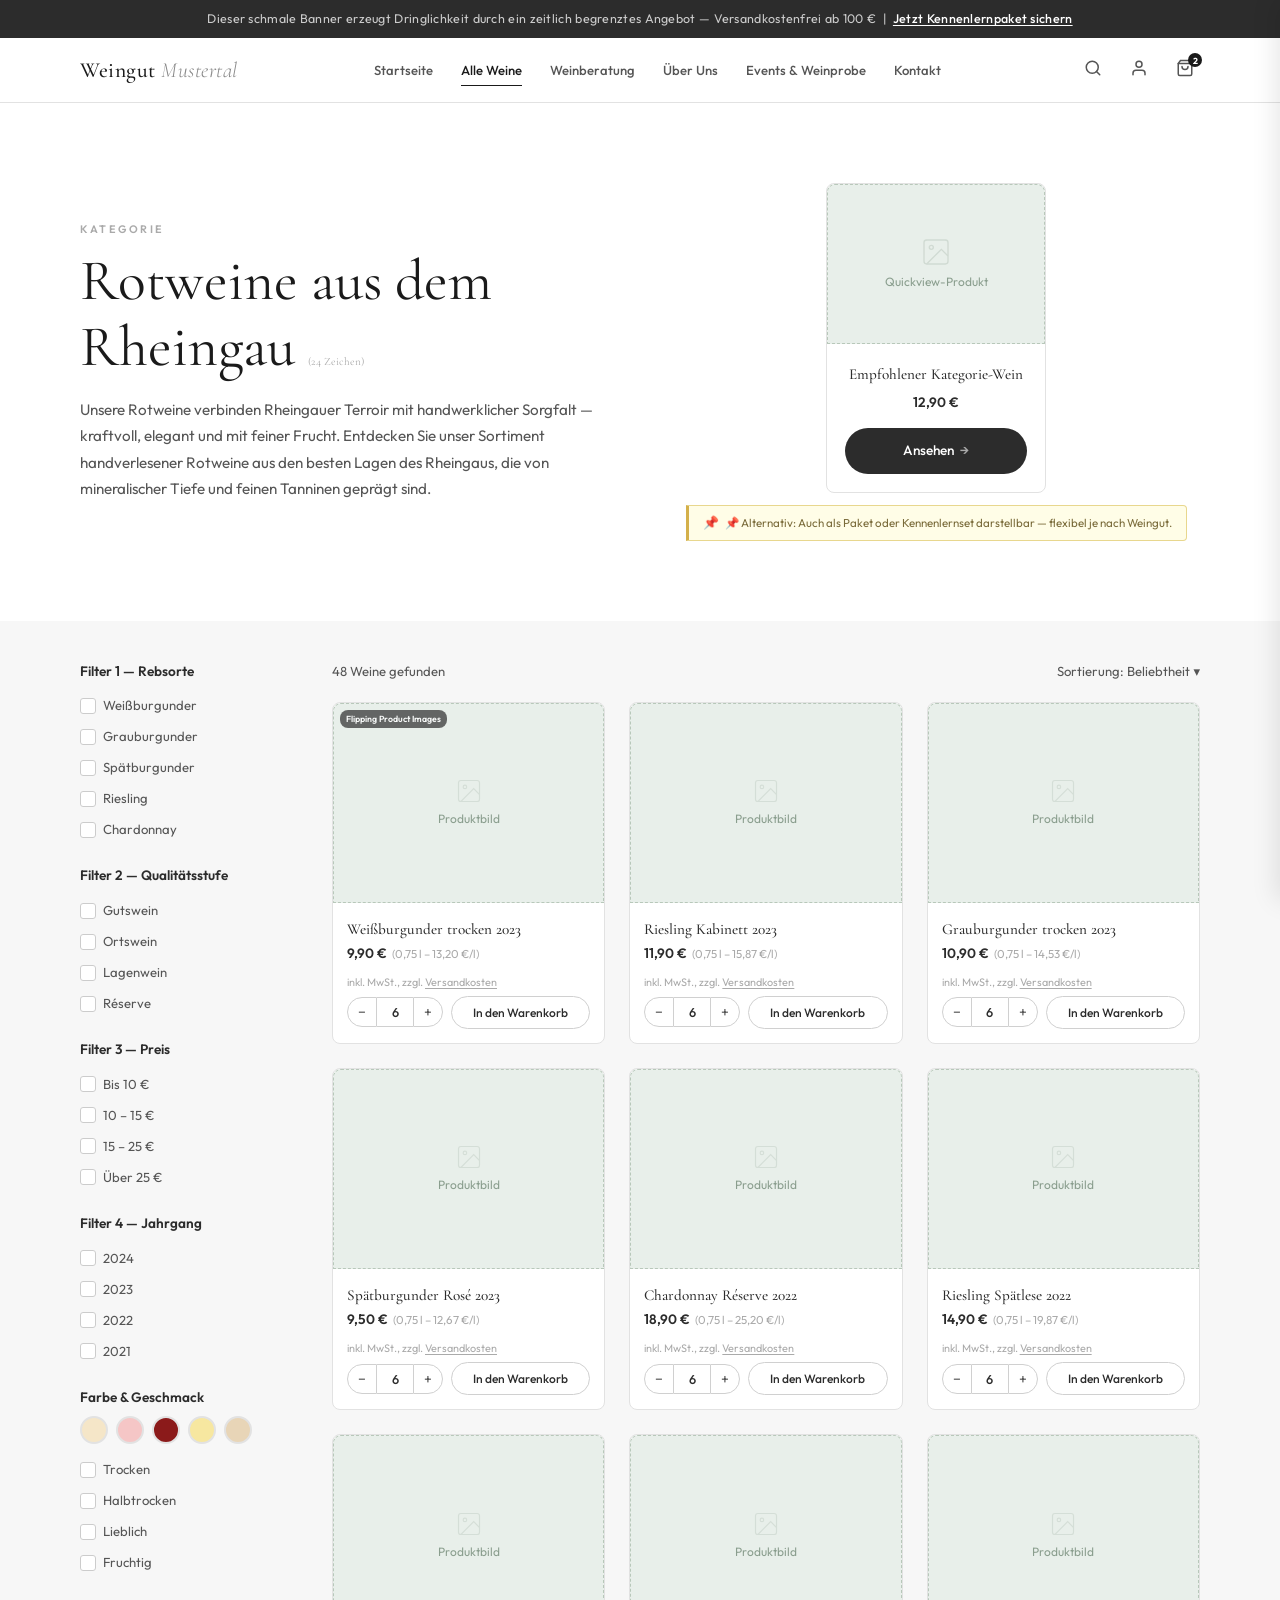
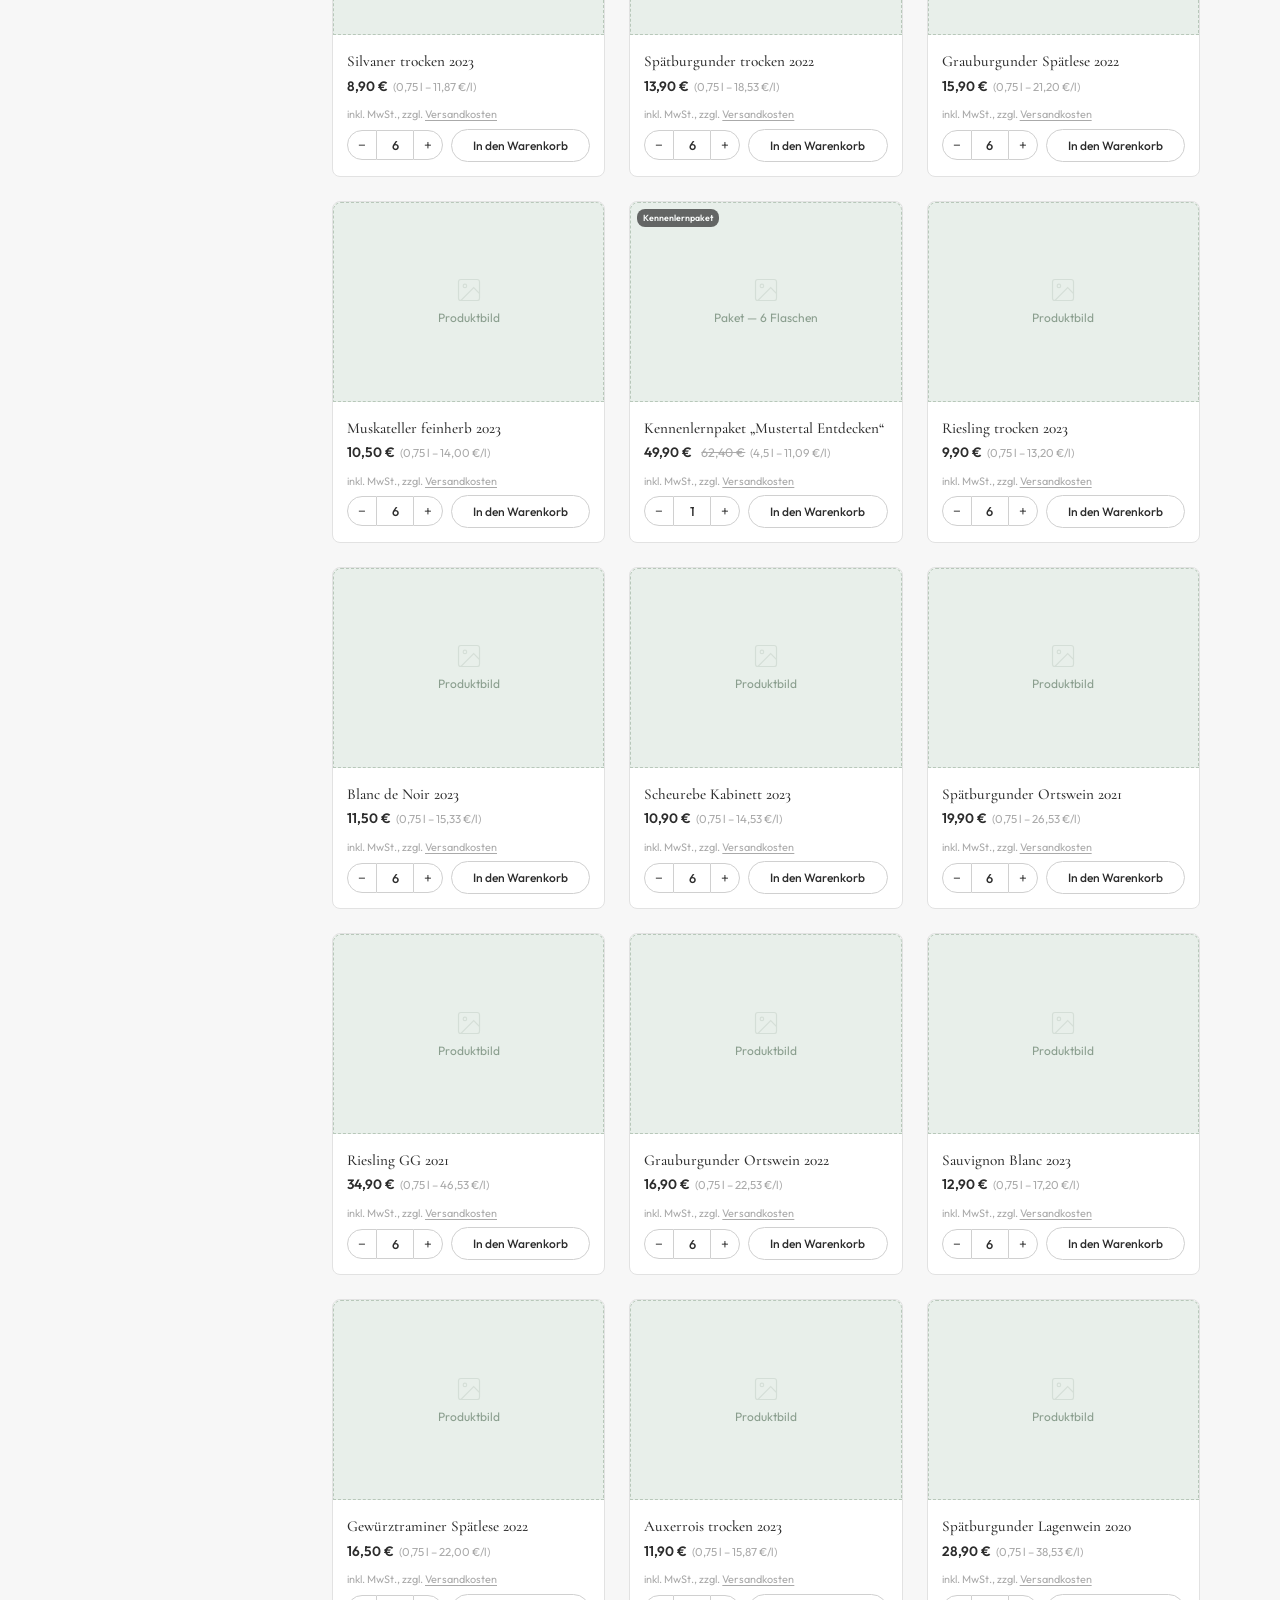
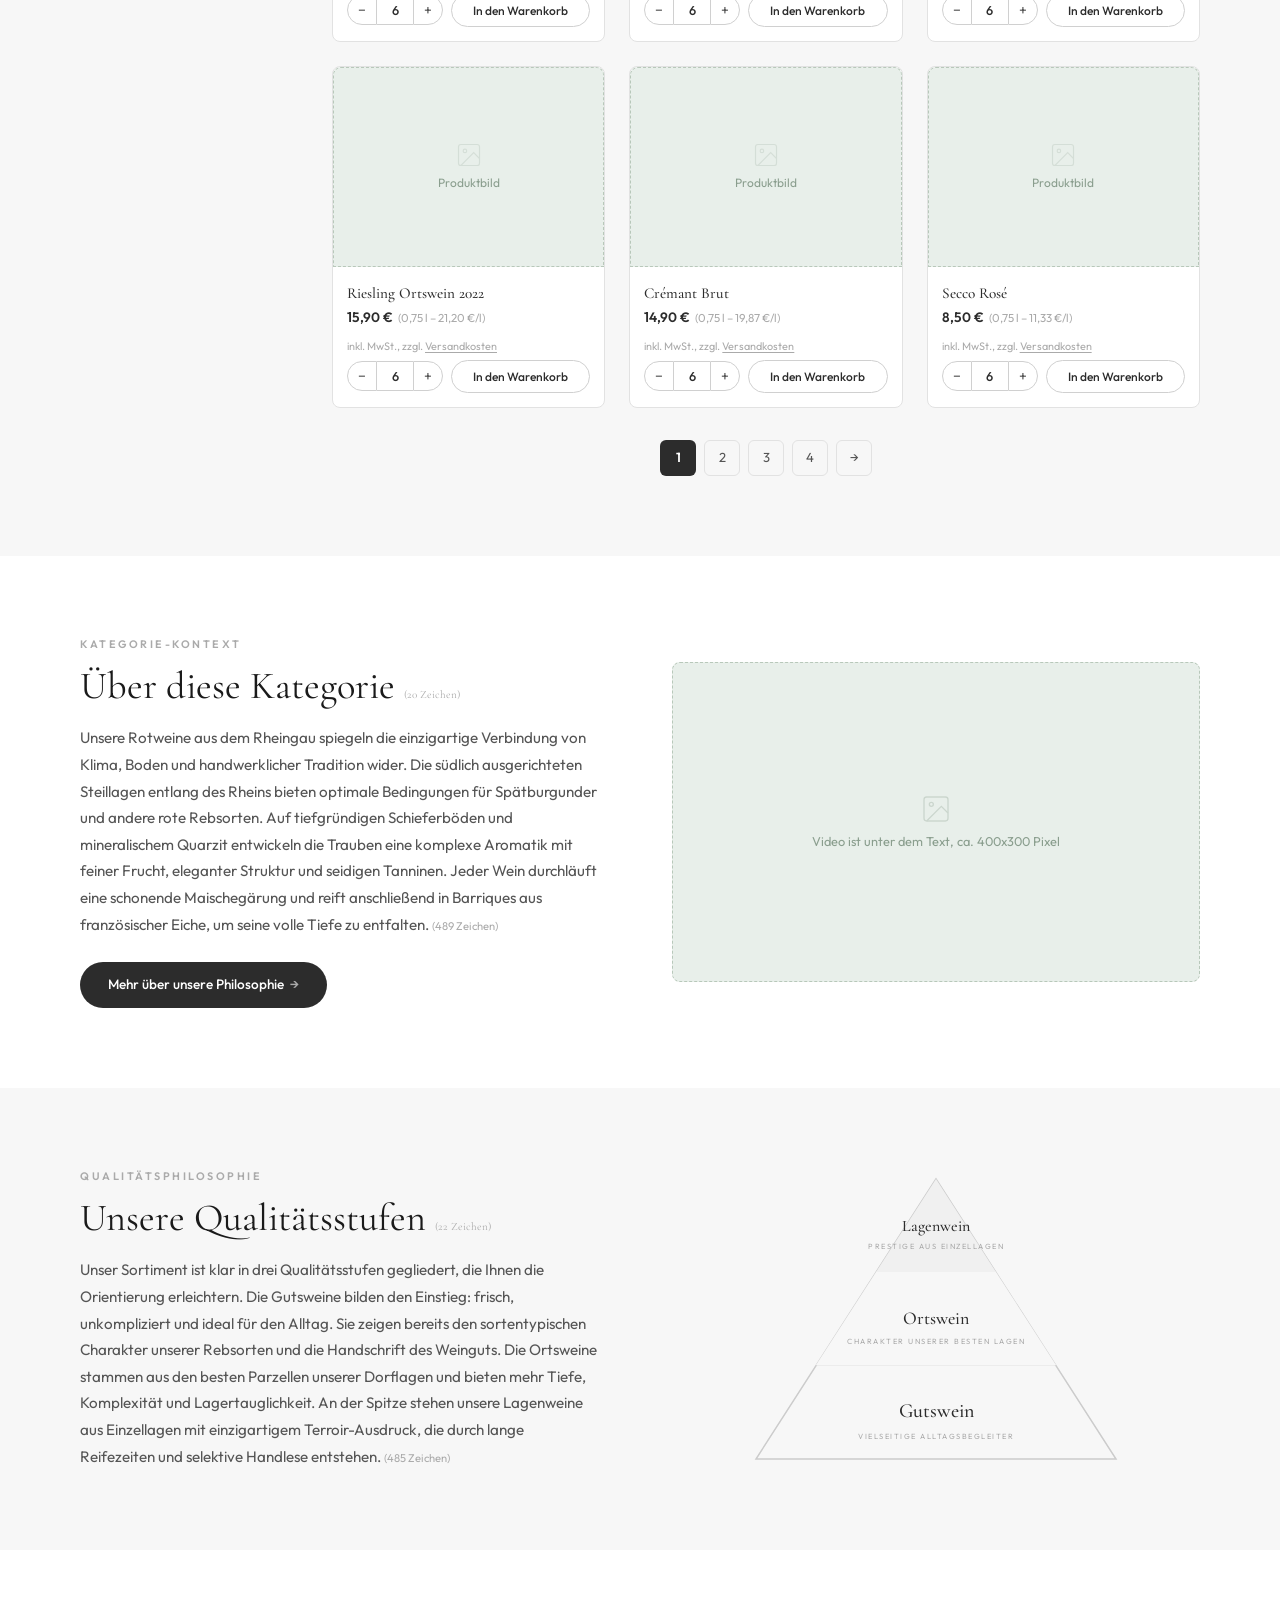
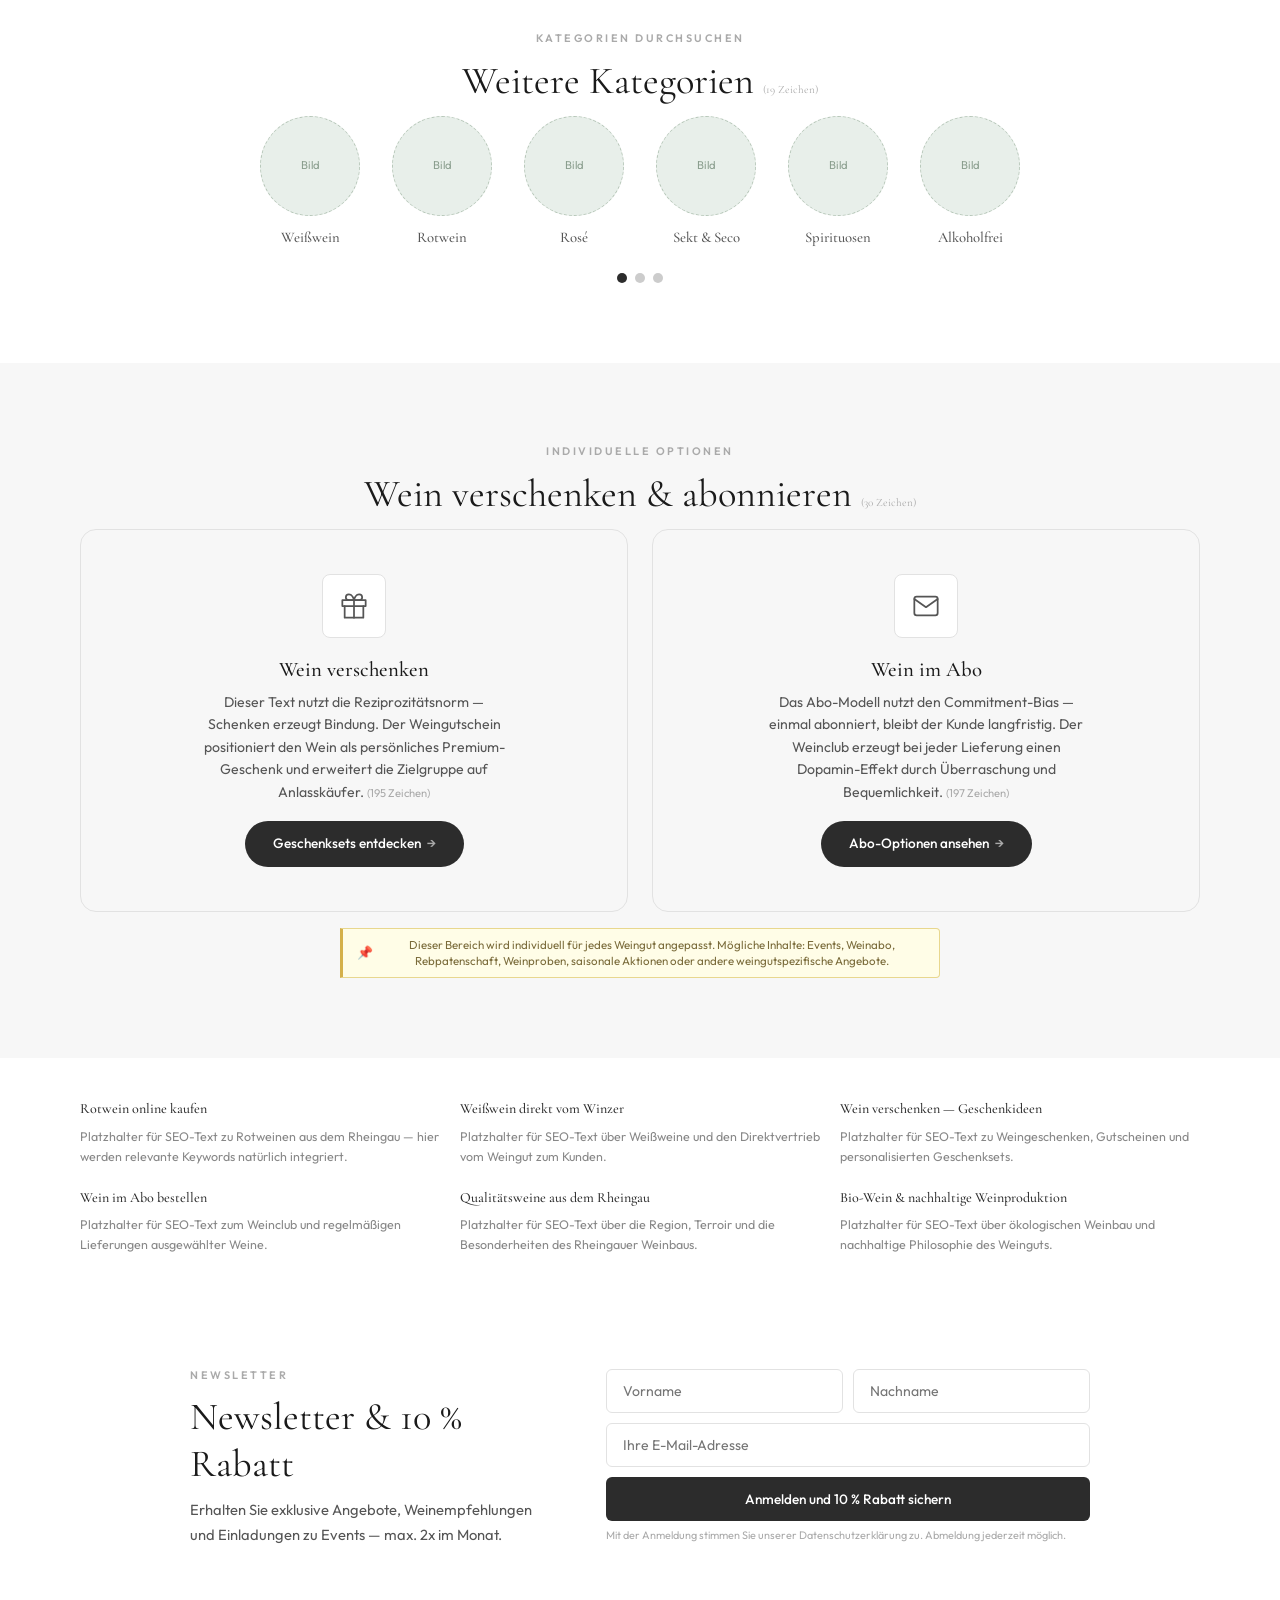
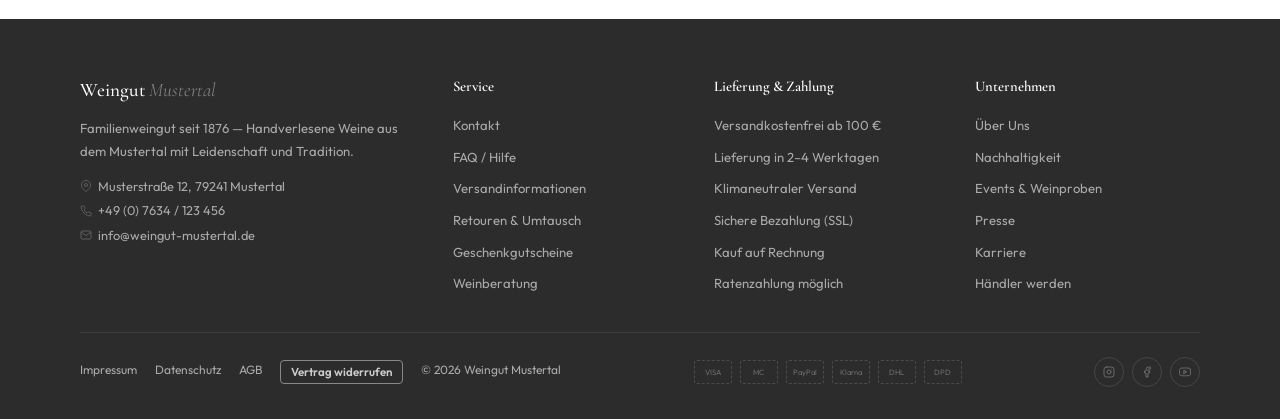
<file: kategorie.html>
<!DOCTYPE html>
<html lang="de">
<head>
  <meta charset="UTF-8">
  <meta name="viewport" content="width=device-width, initial-scale=1.0">
  <title>Weingut Mustertal — Weine | Kategorie Wireframe</title>
  <link href="https://fonts.googleapis.com/css2?family=Cormorant+Garamond:ital,wght@0,300;0,400;0,500;0,600;0,700;1,300;1,400&family=Outfit:wght@300;400;500;600;700&display=swap" rel="stylesheet">
  <link rel="stylesheet" href="styles.css">
</head>
<body>

<!-- ============================================================
     1. ANNOUNCEMENT BAR
     ============================================================ -->
<div class="announcement">
  Dieser schmale Banner erzeugt Dringlichkeit durch ein zeitlich begrenztes Angebot — Versandkostenfrei ab 100 € &nbsp;|&nbsp; <a href="paketseite.html">Jetzt Kennenlernpaket sichern</a>
</div>

<!-- ============================================================
     2. HEADER
     ============================================================ -->
<header class="header">
  <div class="header__inner">
    <a href="index.html" class="header__logo">Weingut <em>Mustertal</em></a>
    <ul class="header__nav">
      <li><a href="index.html">Startseite</a></li>
      <li class="active">
        <a href="weine.html">Alle Weine</a>
        <!-- Mega Menu — 4 Spalten + Produkt-Teaser -->
        <div class="mega">
          <div class="mega__grid mega__grid--wide">
            <div class="mega__col">
              <h4>Sortiment</h4>
              <ul>
                <li><a href="kategorie.html">Weißweine</a></li>
                <li><a href="kategorie.html">Rotweine</a></li>
                <li><a href="kategorie.html">Rosé</a></li>
                <li><a href="kategorie.html">Sekt & Secco</a></li>
                <li><a href="kategorie.html">Spirituosen</a></li>
                <li><a href="kategorie.html">Alkoholfrei</a></li>
                <li><a href="weine.html">Alle Weine</a></li>
              </ul>
            </div>
            <div class="mega__col">
              <h4>Terroir</h4>
              <ul>
                <li><a href="kategorie.html">Unsere Böden</a></li>
                <li><a href="kategorie.html">Muschelkalk</a></li>
                <li><a href="kategorie.html">Löss & Lehm</a></li>
                <li><a href="kategorie.html">Einzellagen</a></li>
                <li><a href="kategorie.html">Lagenkarte</a></li>
              </ul>
            </div>
            <div class="mega__col">
              <h4>Sonstiges</h4>
              <ul>
                <li><a href="kategorie.html">Neuheiten</a></li>
                <li><a href="kategorie.html">Bestseller</a></li>
                <li><a href="paketseite.html">Kennenlernpakete</a></li>
                <li><a href="kategorie.html">Geschenksets</a></li>
                <li><a href="kategorie.html">Wein im Abo</a></li>
              </ul>
            </div>
            <div class="mega__col">
              <h4>Qualitätsstufen</h4>
              <ul>
                <li><a href="kategorie.html">Gutswein</a></li>
                <li><a href="kategorie.html">Ortswein</a></li>
                <li><a href="kategorie.html">Lagenwein</a></li>
                <li><a href="kategorie.html">Große Gewächse</a></li>
              </ul>
            </div>
            <div class="mega__col">
              <div class="mega__product">
                <a href="paketseite.html">
                  <div class="ph" style="height:90px">
                    <svg viewBox="0 0 24 24" fill="none" stroke="currentColor" stroke-width="1"><rect x="3" y="3" width="18" height="18" rx="2"/><line x1="3" y1="9" x2="21" y2="9"/></svg>
                    <span>Paket-Teaser</span>
                  </div>
                </a>
                <div class="mega__product-name">Kennenlernpaket</div>
                <div class="mega__product-price">49,90 €</div>
              </div>
            </div>
          </div>
        </div>
      </li>
      <li><a href="weinberatung.html">Weinberatung</a></li>
      <li><a href="ueber-uns.html">Über Uns</a></li>
      <li><a href="events.html">Events &amp; Weinprobe</a></li>
      <li><a href="kontakt.html">Kontakt</a></li>
    </ul>
    <button class="header__burger" aria-label="Menü" onclick="toggleMobileNav()">
      <span></span><span></span><span></span>
    </button>
    <div class="header__icons">
      <!-- Search -->
      <button aria-label="Suche">
        <svg viewBox="0 0 24 24" fill="none" stroke="currentColor" stroke-width="2" stroke-linecap="round"><circle cx="11" cy="11" r="8"/><line x1="21" y1="21" x2="16.65" y2="16.65"/></svg>
      </button>
      <!-- Profile -->
      <button aria-label="Mein Konto">
        <svg viewBox="0 0 24 24" fill="none" stroke="currentColor" stroke-width="2" stroke-linecap="round"><path d="M20 21v-2a4 4 0 0 0-4-4H8a4 4 0 0 0-4 4v2"/><circle cx="12" cy="7" r="4"/></svg>
      </button>
      <!-- Cart -->
      <button aria-label="Warenkorb" onclick="openCartDrawer()">
        <svg viewBox="0 0 24 24" fill="none" stroke="currentColor" stroke-width="2" stroke-linecap="round"><path d="M6 2L3 6v14a2 2 0 0 0 2 2h14a2 2 0 0 0 2-2V6l-3-4z"/><line x1="3" y1="6" x2="21" y2="6"/><path d="M16 10a4 4 0 0 1-8 0"/></svg>
        <span class="cart-badge">2</span>
      </button>
    </div>
  </div>
</header>

<nav class="mobile-nav" id="mobile-nav">
  <div class="mobile-nav__links">
    <a href="index.html">Startseite</a>
    <a href="weine.html">Alle Weine</a>
    <a href="weinberatung.html">Weinberatung</a>
    <a href="ueber-uns.html">Über Uns</a>
    <a href="events.html">Events &amp; Weinprobe</a>
    <a href="kontakt.html">Kontakt</a>
  </div>
</nav>

<!-- ============================================================
     4. CATEGORY HEADER
     ============================================================ -->
<section class="section fade-in">
  <div class="container">
    <div class="grid-2">
      <!-- Left: Category Description -->
      <div>
        <span class="label">Kategorie</span>
        <h1>
          Rotweine aus dem Rheingau
          <span class="char">(24 Zeichen)</span>
        </h1>
        <p class="body-text" style="margin-top:16px;">
          Unsere Rotweine verbinden Rheingauer Terroir mit handwerklicher Sorgfalt — kraftvoll, elegant und mit feiner Frucht. Entdecken Sie unser Sortiment handverlesener Rotweine aus den besten Lagen des Rheingaus, die von mineralischer Tiefe und feinen Tanninen geprägt sind.
        </p>
      </div>
      <!-- Right: Related Product Quickview -->
      <div style="display:flex;justify-content:center;flex-direction:column;align-items:center;">
        <div class="pcard" style="max-width:220px;width:100%;">
          <div class="pcard__img" style="height:160px;position:relative;background:#E8EFEA;border:1.5px dashed #B8C8BA;">
            <svg viewBox="0 0 24 24" fill="none" stroke="#8A9E8E" stroke-width="1" style="width:32px;height:32px;opacity:0.25;"><rect x="3" y="3" width="18" height="18" rx="2"/><circle cx="8.5" cy="8.5" r="1.5"/><path d="M21 15l-5-5L5 21"/></svg>
            <span style="color:#8A9E8E;">Quickview-Produkt</span>
          </div>
          <div class="pcard__body" style="text-align:center;padding:18px;">
            <div class="pcard__title">Empfohlener Kategorie-Wein</div>
            <div class="pcard__price" style="margin-top:6px;">12,90 €</div>
            <a href="produktseite.html" class="btn btn--dark btn--full" style="margin-top:14px;">Ansehen</a>
          </div>
        </div>
        <div class="note" style="margin-top:12px;">📌 Alternativ: Auch als Paket oder Kennenlernset darstellbar — flexibel je nach Weingut.</div>
      </div>
    </div>
  </div>
</section>

<!-- ============================================================
     5. FILTER + PRODUCT GRID
     ============================================================ -->
<section class="section section--alt" style="padding-top:40px;">
  <div class="container">
    <div class="catalog-layout">
      <!-- LEFT: Filter Sidebar -->
      <aside class="catalog-sidebar">
        <div class="filters">
          <!-- Filter 1 -->
          <div class="filters__group">
            <div class="filters__title">Filter 1 — Rebsorte</div>
            <label class="filters__opt"><span class="filters__check"></span> Weißburgunder</label>
            <label class="filters__opt"><span class="filters__check"></span> Grauburgunder</label>
            <label class="filters__opt"><span class="filters__check"></span> Spätburgunder</label>
            <label class="filters__opt"><span class="filters__check"></span> Riesling</label>
            <label class="filters__opt"><span class="filters__check"></span> Chardonnay</label>
          </div>
          <!-- Filter 2 -->
          <div class="filters__group">
            <div class="filters__title">Filter 2 — Qualitätsstufe</div>
            <label class="filters__opt"><span class="filters__check"></span> Gutswein</label>
            <label class="filters__opt"><span class="filters__check"></span> Ortswein</label>
            <label class="filters__opt"><span class="filters__check"></span> Lagenwein</label>
            <label class="filters__opt"><span class="filters__check"></span> Réserve</label>
          </div>
          <!-- Filter 3 -->
          <div class="filters__group">
            <div class="filters__title">Filter 3 — Preis</div>
            <label class="filters__opt"><span class="filters__check"></span> Bis 10 €</label>
            <label class="filters__opt"><span class="filters__check"></span> 10 – 15 €</label>
            <label class="filters__opt"><span class="filters__check"></span> 15 – 25 €</label>
            <label class="filters__opt"><span class="filters__check"></span> Über 25 €</label>
          </div>
          <!-- Filter 4 -->
          <div class="filters__group">
            <div class="filters__title">Filter 4 — Jahrgang</div>
            <label class="filters__opt"><span class="filters__check"></span> 2024</label>
            <label class="filters__opt"><span class="filters__check"></span> 2023</label>
            <label class="filters__opt"><span class="filters__check"></span> 2022</label>
            <label class="filters__opt"><span class="filters__check"></span> 2021</label>
          </div>
          <!-- Farbe & Geschmack -->
          <div class="filters__group">
            <div class="filters__title">Farbe & Geschmack</div>
            <div style="display:flex;gap:8px;flex-wrap:wrap;margin-top:6px;">
              <div style="width:28px;height:28px;border-radius:50%;background:#F5E6C8;border:2px solid var(--gray-200);cursor:pointer;" title="Weißwein"></div>
              <div style="width:28px;height:28px;border-radius:50%;background:#F5C6C6;border:2px solid var(--gray-200);cursor:pointer;" title="Rosé"></div>
              <div style="width:28px;height:28px;border-radius:50%;background:#8B1A1A;border:2px solid var(--gray-200);cursor:pointer;" title="Rotwein"></div>
              <div style="width:28px;height:28px;border-radius:50%;background:#F7E7A0;border:2px solid var(--gray-200);cursor:pointer;" title="Süßwein"></div>
              <div style="width:28px;height:28px;border-radius:50%;background:#E8D5B7;border:2px solid var(--gray-200);cursor:pointer;" title="Orange Wine"></div>
            </div>
            <div style="margin-top:10px;">
              <label class="filters__opt"><span class="filters__check"></span> Trocken</label>
              <label class="filters__opt"><span class="filters__check"></span> Halbtrocken</label>
              <label class="filters__opt"><span class="filters__check"></span> Lieblich</label>
              <label class="filters__opt"><span class="filters__check"></span> Fruchtig</label>
            </div>
          </div>
        </div>
      </aside>

      <!-- RIGHT: Product Grid -->
      <div class="catalog-grid">
        <!-- Sort / Count Bar -->
        <div style="display:flex;justify-content:space-between;align-items:center;margin-bottom:20px;font-size:0.82rem;color:var(--gray-700);">
          <span>48 Weine gefunden</span>
          <span>Sortierung: Beliebtheit &#9662;</span>
        </div>

        <div class="grid-3">
          <!-- Product 1 — with flip badge -->
          <div class="pcard"><a href="produktseite.html" class="pcard__link">
            <div class="pcard__img" style="background:#E8EFEA;border:1.5px dashed #B8C8BA;">
              <span class="pcard__flip">Flipping Product Images</span>
              <svg viewBox="0 0 24 24" fill="none" stroke="#8A9E8E" stroke-width="1" style="width:28px;height:28px;opacity:0.2;"><rect x="3" y="3" width="18" height="18" rx="2"/><circle cx="8.5" cy="8.5" r="1.5"/><path d="M21 15l-5-5L5 21"/></svg>
              <span style="color:#8A9E8E;">Produktbild</span>
            </div>
            <div class="pcard__body">
              <div class="pcard__title">Weißburgunder trocken 2023</div>
              <div class="pcard__price">9,90 € <span class="pcard__liter">(0,75 l &ndash; 13,20 €/l)</span></div>
            </div>
          </a>
            <div class="pcard__legal">inkl. MwSt., zzgl. <a href="#">Versandkosten</a></div>
          <div class="pcard__cart">
            <div class="pcard__qty">
              <button type="button" onclick="this.nextElementSibling.stepDown()">&#8722;</button>
              <input type="number" value="6" min="1" max="99">
              <button type="button" onclick="this.previousElementSibling.stepUp()">&#43;</button>
            </div>
            <button type="button" class="pcard__add-btn" onclick="openCartDrawer()">In den Warenkorb</button>
          </div>
          </div>
          <!-- Product 2 -->
          <div class="pcard"><a href="produktseite.html" class="pcard__link">
            <div class="pcard__img" style="background:#E8EFEA;border:1.5px dashed #B8C8BA;">
              <svg viewBox="0 0 24 24" fill="none" stroke="#8A9E8E" stroke-width="1" style="width:28px;height:28px;opacity:0.2;"><rect x="3" y="3" width="18" height="18" rx="2"/><circle cx="8.5" cy="8.5" r="1.5"/><path d="M21 15l-5-5L5 21"/></svg>
              <span style="color:#8A9E8E;">Produktbild</span>
            </div>
            <div class="pcard__body">
              <div class="pcard__title">Riesling Kabinett 2023</div>
              <div class="pcard__price">11,90 € <span class="pcard__liter">(0,75 l &ndash; 15,87 €/l)</span></div>
            </div>
          </a>
            <div class="pcard__legal">inkl. MwSt., zzgl. <a href="#">Versandkosten</a></div>
          <div class="pcard__cart">
            <div class="pcard__qty">
              <button type="button" onclick="this.nextElementSibling.stepDown()">&#8722;</button>
              <input type="number" value="6" min="1" max="99">
              <button type="button" onclick="this.previousElementSibling.stepUp()">&#43;</button>
            </div>
            <button type="button" class="pcard__add-btn" onclick="openCartDrawer()">In den Warenkorb</button>
          </div>
          </div>
          <!-- Product 3 -->
          <div class="pcard"><a href="produktseite.html" class="pcard__link">
            <div class="pcard__img" style="background:#E8EFEA;border:1.5px dashed #B8C8BA;">
              <svg viewBox="0 0 24 24" fill="none" stroke="#8A9E8E" stroke-width="1" style="width:28px;height:28px;opacity:0.2;"><rect x="3" y="3" width="18" height="18" rx="2"/><circle cx="8.5" cy="8.5" r="1.5"/><path d="M21 15l-5-5L5 21"/></svg>
              <span style="color:#8A9E8E;">Produktbild</span>
            </div>
            <div class="pcard__body">
              <div class="pcard__title">Grauburgunder trocken 2023</div>
              <div class="pcard__price">10,90 € <span class="pcard__liter">(0,75 l &ndash; 14,53 €/l)</span></div>
            </div>
          </a>
            <div class="pcard__legal">inkl. MwSt., zzgl. <a href="#">Versandkosten</a></div>
          <div class="pcard__cart">
            <div class="pcard__qty">
              <button type="button" onclick="this.nextElementSibling.stepDown()">&#8722;</button>
              <input type="number" value="6" min="1" max="99">
              <button type="button" onclick="this.previousElementSibling.stepUp()">&#43;</button>
            </div>
            <button type="button" class="pcard__add-btn" onclick="openCartDrawer()">In den Warenkorb</button>
          </div>
          </div>
          <!-- Product 4 -->
          <div class="pcard"><a href="produktseite.html" class="pcard__link">
            <div class="pcard__img" style="background:#E8EFEA;border:1.5px dashed #B8C8BA;">
              <svg viewBox="0 0 24 24" fill="none" stroke="#8A9E8E" stroke-width="1" style="width:28px;height:28px;opacity:0.2;"><rect x="3" y="3" width="18" height="18" rx="2"/><circle cx="8.5" cy="8.5" r="1.5"/><path d="M21 15l-5-5L5 21"/></svg>
              <span style="color:#8A9E8E;">Produktbild</span>
            </div>
            <div class="pcard__body">
              <div class="pcard__title">Spätburgunder Rosé 2023</div>
              <div class="pcard__price">9,50 € <span class="pcard__liter">(0,75 l &ndash; 12,67 €/l)</span></div>
            </div>
          </a>
            <div class="pcard__legal">inkl. MwSt., zzgl. <a href="#">Versandkosten</a></div>
          <div class="pcard__cart">
            <div class="pcard__qty">
              <button type="button" onclick="this.nextElementSibling.stepDown()">&#8722;</button>
              <input type="number" value="6" min="1" max="99">
              <button type="button" onclick="this.previousElementSibling.stepUp()">&#43;</button>
            </div>
            <button type="button" class="pcard__add-btn" onclick="openCartDrawer()">In den Warenkorb</button>
          </div>
          </div>
          <!-- Product 5 -->
          <div class="pcard"><a href="produktseite.html" class="pcard__link">
            <div class="pcard__img" style="background:#E8EFEA;border:1.5px dashed #B8C8BA;">
              <svg viewBox="0 0 24 24" fill="none" stroke="#8A9E8E" stroke-width="1" style="width:28px;height:28px;opacity:0.2;"><rect x="3" y="3" width="18" height="18" rx="2"/><circle cx="8.5" cy="8.5" r="1.5"/><path d="M21 15l-5-5L5 21"/></svg>
              <span style="color:#8A9E8E;">Produktbild</span>
            </div>
            <div class="pcard__body">
              <div class="pcard__title">Chardonnay Réserve 2022</div>
              <div class="pcard__price">18,90 € <span class="pcard__liter">(0,75 l &ndash; 25,20 €/l)</span></div>
            </div>
          </a>
            <div class="pcard__legal">inkl. MwSt., zzgl. <a href="#">Versandkosten</a></div>
          <div class="pcard__cart">
            <div class="pcard__qty">
              <button type="button" onclick="this.nextElementSibling.stepDown()">&#8722;</button>
              <input type="number" value="6" min="1" max="99">
              <button type="button" onclick="this.previousElementSibling.stepUp()">&#43;</button>
            </div>
            <button type="button" class="pcard__add-btn" onclick="openCartDrawer()">In den Warenkorb</button>
          </div>
          </div>
          <!-- Product 6 -->
          <div class="pcard"><a href="produktseite.html" class="pcard__link">
            <div class="pcard__img" style="background:#E8EFEA;border:1.5px dashed #B8C8BA;">
              <svg viewBox="0 0 24 24" fill="none" stroke="#8A9E8E" stroke-width="1" style="width:28px;height:28px;opacity:0.2;"><rect x="3" y="3" width="18" height="18" rx="2"/><circle cx="8.5" cy="8.5" r="1.5"/><path d="M21 15l-5-5L5 21"/></svg>
              <span style="color:#8A9E8E;">Produktbild</span>
            </div>
            <div class="pcard__body">
              <div class="pcard__title">Riesling Spätlese 2022</div>
              <div class="pcard__price">14,90 € <span class="pcard__liter">(0,75 l &ndash; 19,87 €/l)</span></div>
            </div>
          </a>
            <div class="pcard__legal">inkl. MwSt., zzgl. <a href="#">Versandkosten</a></div>
          <div class="pcard__cart">
            <div class="pcard__qty">
              <button type="button" onclick="this.nextElementSibling.stepDown()">&#8722;</button>
              <input type="number" value="6" min="1" max="99">
              <button type="button" onclick="this.previousElementSibling.stepUp()">&#43;</button>
            </div>
            <button type="button" class="pcard__add-btn" onclick="openCartDrawer()">In den Warenkorb</button>
          </div>
          </div>
          <!-- Product 7 -->
          <div class="pcard"><a href="produktseite.html" class="pcard__link">
            <div class="pcard__img" style="background:#E8EFEA;border:1.5px dashed #B8C8BA;">
              <svg viewBox="0 0 24 24" fill="none" stroke="#8A9E8E" stroke-width="1" style="width:28px;height:28px;opacity:0.2;"><rect x="3" y="3" width="18" height="18" rx="2"/><circle cx="8.5" cy="8.5" r="1.5"/><path d="M21 15l-5-5L5 21"/></svg>
              <span style="color:#8A9E8E;">Produktbild</span>
            </div>
            <div class="pcard__body">
              <div class="pcard__title">Silvaner trocken 2023</div>
              <div class="pcard__price">8,90 € <span class="pcard__liter">(0,75 l &ndash; 11,87 €/l)</span></div>
            </div>
          </a>
            <div class="pcard__legal">inkl. MwSt., zzgl. <a href="#">Versandkosten</a></div>
          <div class="pcard__cart">
            <div class="pcard__qty">
              <button type="button" onclick="this.nextElementSibling.stepDown()">&#8722;</button>
              <input type="number" value="6" min="1" max="99">
              <button type="button" onclick="this.previousElementSibling.stepUp()">&#43;</button>
            </div>
            <button type="button" class="pcard__add-btn" onclick="openCartDrawer()">In den Warenkorb</button>
          </div>
          </div>
          <!-- Product 8 -->
          <div class="pcard"><a href="produktseite.html" class="pcard__link">
            <div class="pcard__img" style="background:#E8EFEA;border:1.5px dashed #B8C8BA;">
              <svg viewBox="0 0 24 24" fill="none" stroke="#8A9E8E" stroke-width="1" style="width:28px;height:28px;opacity:0.2;"><rect x="3" y="3" width="18" height="18" rx="2"/><circle cx="8.5" cy="8.5" r="1.5"/><path d="M21 15l-5-5L5 21"/></svg>
              <span style="color:#8A9E8E;">Produktbild</span>
            </div>
            <div class="pcard__body">
              <div class="pcard__title">Spätburgunder trocken 2022</div>
              <div class="pcard__price">13,90 € <span class="pcard__liter">(0,75 l &ndash; 18,53 €/l)</span></div>
            </div>
          </a>
            <div class="pcard__legal">inkl. MwSt., zzgl. <a href="#">Versandkosten</a></div>
          <div class="pcard__cart">
            <div class="pcard__qty">
              <button type="button" onclick="this.nextElementSibling.stepDown()">&#8722;</button>
              <input type="number" value="6" min="1" max="99">
              <button type="button" onclick="this.previousElementSibling.stepUp()">&#43;</button>
            </div>
            <button type="button" class="pcard__add-btn" onclick="openCartDrawer()">In den Warenkorb</button>
          </div>
          </div>
          <!-- Product 9 -->
          <div class="pcard"><a href="produktseite.html" class="pcard__link">
            <div class="pcard__img" style="background:#E8EFEA;border:1.5px dashed #B8C8BA;">
              <svg viewBox="0 0 24 24" fill="none" stroke="#8A9E8E" stroke-width="1" style="width:28px;height:28px;opacity:0.2;"><rect x="3" y="3" width="18" height="18" rx="2"/><circle cx="8.5" cy="8.5" r="1.5"/><path d="M21 15l-5-5L5 21"/></svg>
              <span style="color:#8A9E8E;">Produktbild</span>
            </div>
            <div class="pcard__body">
              <div class="pcard__title">Grauburgunder Spätlese 2022</div>
              <div class="pcard__price">15,90 € <span class="pcard__liter">(0,75 l &ndash; 21,20 €/l)</span></div>
            </div>
          </a>
            <div class="pcard__legal">inkl. MwSt., zzgl. <a href="#">Versandkosten</a></div>
          <div class="pcard__cart">
            <div class="pcard__qty">
              <button type="button" onclick="this.nextElementSibling.stepDown()">&#8722;</button>
              <input type="number" value="6" min="1" max="99">
              <button type="button" onclick="this.previousElementSibling.stepUp()">&#43;</button>
            </div>
            <button type="button" class="pcard__add-btn" onclick="openCartDrawer()">In den Warenkorb</button>
          </div>
          </div>
          <!-- Product 10 -->
          <div class="pcard"><a href="produktseite.html" class="pcard__link">
            <div class="pcard__img" style="background:#E8EFEA;border:1.5px dashed #B8C8BA;">
              <svg viewBox="0 0 24 24" fill="none" stroke="#8A9E8E" stroke-width="1" style="width:28px;height:28px;opacity:0.2;"><rect x="3" y="3" width="18" height="18" rx="2"/><circle cx="8.5" cy="8.5" r="1.5"/><path d="M21 15l-5-5L5 21"/></svg>
              <span style="color:#8A9E8E;">Produktbild</span>
            </div>
            <div class="pcard__body">
              <div class="pcard__title">Muskateller feinherb 2023</div>
              <div class="pcard__price">10,50 € <span class="pcard__liter">(0,75 l &ndash; 14,00 €/l)</span></div>
            </div>
          </a>
            <div class="pcard__legal">inkl. MwSt., zzgl. <a href="#">Versandkosten</a></div>
          <div class="pcard__cart">
            <div class="pcard__qty">
              <button type="button" onclick="this.nextElementSibling.stepDown()">&#8722;</button>
              <input type="number" value="6" min="1" max="99">
              <button type="button" onclick="this.previousElementSibling.stepUp()">&#43;</button>
            </div>
            <button type="button" class="pcard__add-btn" onclick="openCartDrawer()">In den Warenkorb</button>
          </div>
          </div>
          <!-- Paket — Kennenlernpaket -->
          <div class="pcard"><a href="paketseite.html" class="pcard__link">
            <div class="pcard__img" style="background:#E8EFEA;border:1.5px dashed #B8C8BA;">
              <span class="pcard__flip">Kennenlernpaket</span>
              <svg viewBox="0 0 24 24" fill="none" stroke="#8A9E8E" stroke-width="1" style="width:28px;height:28px;opacity:0.2;"><rect x="3" y="3" width="18" height="18" rx="2"/><circle cx="8.5" cy="8.5" r="1.5"/><path d="M21 15l-5-5L5 21"/></svg>
              <span style="color:#8A9E8E;">Paket &mdash; 6 Flaschen</span>
            </div>
            <div class="pcard__body">
              <div class="pcard__title">Kennenlernpaket &bdquo;Mustertal Entdecken&ldquo;</div>
              <div class="pcard__price">49,90 € <span class="old">62,40 €</span> <span class="pcard__liter">(4,5 l &ndash; 11,09 €/l)</span></div>
            </div>
          </a>
            <div class="pcard__legal">inkl. MwSt., zzgl. <a href="#">Versandkosten</a></div>
          <div class="pcard__cart">
            <div class="pcard__qty">
              <button type="button" onclick="this.nextElementSibling.stepDown()">&#8722;</button>
              <input type="number" value="1" min="1" max="99">
              <button type="button" onclick="this.previousElementSibling.stepUp()">&#43;</button>
            </div>
            <button type="button" class="pcard__add-btn" onclick="openCartDrawer()">In den Warenkorb</button>
          </div>
          </div>
          <!-- Product 12 -->
          <div class="pcard"><a href="produktseite.html" class="pcard__link">
            <div class="pcard__img" style="background:#E8EFEA;border:1.5px dashed #B8C8BA;">
              <svg viewBox="0 0 24 24" fill="none" stroke="#8A9E8E" stroke-width="1" style="width:28px;height:28px;opacity:0.2;"><rect x="3" y="3" width="18" height="18" rx="2"/><circle cx="8.5" cy="8.5" r="1.5"/><path d="M21 15l-5-5L5 21"/></svg>
              <span style="color:#8A9E8E;">Produktbild</span>
            </div>
            <div class="pcard__body">
              <div class="pcard__title">Riesling trocken 2023</div>
              <div class="pcard__price">9,90 € <span class="pcard__liter">(0,75 l &ndash; 13,20 €/l)</span></div>
            </div>
          </a>
            <div class="pcard__legal">inkl. MwSt., zzgl. <a href="#">Versandkosten</a></div>
          <div class="pcard__cart">
            <div class="pcard__qty">
              <button type="button" onclick="this.nextElementSibling.stepDown()">&#8722;</button>
              <input type="number" value="6" min="1" max="99">
              <button type="button" onclick="this.previousElementSibling.stepUp()">&#43;</button>
            </div>
            <button type="button" class="pcard__add-btn" onclick="openCartDrawer()">In den Warenkorb</button>
          </div>
          </div>
          <!-- Product 13 -->
          <div class="pcard"><a href="produktseite.html" class="pcard__link">
            <div class="pcard__img" style="background:#E8EFEA;border:1.5px dashed #B8C8BA;">
              <svg viewBox="0 0 24 24" fill="none" stroke="#8A9E8E" stroke-width="1" style="width:28px;height:28px;opacity:0.2;"><rect x="3" y="3" width="18" height="18" rx="2"/><circle cx="8.5" cy="8.5" r="1.5"/><path d="M21 15l-5-5L5 21"/></svg>
              <span style="color:#8A9E8E;">Produktbild</span>
            </div>
            <div class="pcard__body">
              <div class="pcard__title">Blanc de Noir 2023</div>
              <div class="pcard__price">11,50 € <span class="pcard__liter">(0,75 l &ndash; 15,33 €/l)</span></div>
            </div>
          </a>
            <div class="pcard__legal">inkl. MwSt., zzgl. <a href="#">Versandkosten</a></div>
          <div class="pcard__cart">
            <div class="pcard__qty">
              <button type="button" onclick="this.nextElementSibling.stepDown()">&#8722;</button>
              <input type="number" value="6" min="1" max="99">
              <button type="button" onclick="this.previousElementSibling.stepUp()">&#43;</button>
            </div>
            <button type="button" class="pcard__add-btn" onclick="openCartDrawer()">In den Warenkorb</button>
          </div>
          </div>
          <!-- Product 14 -->
          <div class="pcard"><a href="produktseite.html" class="pcard__link">
            <div class="pcard__img" style="background:#E8EFEA;border:1.5px dashed #B8C8BA;">
              <svg viewBox="0 0 24 24" fill="none" stroke="#8A9E8E" stroke-width="1" style="width:28px;height:28px;opacity:0.2;"><rect x="3" y="3" width="18" height="18" rx="2"/><circle cx="8.5" cy="8.5" r="1.5"/><path d="M21 15l-5-5L5 21"/></svg>
              <span style="color:#8A9E8E;">Produktbild</span>
            </div>
            <div class="pcard__body">
              <div class="pcard__title">Scheurebe Kabinett 2023</div>
              <div class="pcard__price">10,90 € <span class="pcard__liter">(0,75 l &ndash; 14,53 €/l)</span></div>
            </div>
          </a>
            <div class="pcard__legal">inkl. MwSt., zzgl. <a href="#">Versandkosten</a></div>
          <div class="pcard__cart">
            <div class="pcard__qty">
              <button type="button" onclick="this.nextElementSibling.stepDown()">&#8722;</button>
              <input type="number" value="6" min="1" max="99">
              <button type="button" onclick="this.previousElementSibling.stepUp()">&#43;</button>
            </div>
            <button type="button" class="pcard__add-btn" onclick="openCartDrawer()">In den Warenkorb</button>
          </div>
          </div>
          <!-- Product 15 -->
          <div class="pcard"><a href="produktseite.html" class="pcard__link">
            <div class="pcard__img" style="background:#E8EFEA;border:1.5px dashed #B8C8BA;">
              <svg viewBox="0 0 24 24" fill="none" stroke="#8A9E8E" stroke-width="1" style="width:28px;height:28px;opacity:0.2;"><rect x="3" y="3" width="18" height="18" rx="2"/><circle cx="8.5" cy="8.5" r="1.5"/><path d="M21 15l-5-5L5 21"/></svg>
              <span style="color:#8A9E8E;">Produktbild</span>
            </div>
            <div class="pcard__body">
              <div class="pcard__title">Spätburgunder Ortswein 2021</div>
              <div class="pcard__price">19,90 € <span class="pcard__liter">(0,75 l &ndash; 26,53 €/l)</span></div>
            </div>
          </a>
            <div class="pcard__legal">inkl. MwSt., zzgl. <a href="#">Versandkosten</a></div>
          <div class="pcard__cart">
            <div class="pcard__qty">
              <button type="button" onclick="this.nextElementSibling.stepDown()">&#8722;</button>
              <input type="number" value="6" min="1" max="99">
              <button type="button" onclick="this.previousElementSibling.stepUp()">&#43;</button>
            </div>
            <button type="button" class="pcard__add-btn" onclick="openCartDrawer()">In den Warenkorb</button>
          </div>
          </div>
          <!-- Product 16 -->
          <div class="pcard"><a href="produktseite.html" class="pcard__link">
            <div class="pcard__img" style="background:#E8EFEA;border:1.5px dashed #B8C8BA;">
              <svg viewBox="0 0 24 24" fill="none" stroke="#8A9E8E" stroke-width="1" style="width:28px;height:28px;opacity:0.2;"><rect x="3" y="3" width="18" height="18" rx="2"/><circle cx="8.5" cy="8.5" r="1.5"/><path d="M21 15l-5-5L5 21"/></svg>
              <span style="color:#8A9E8E;">Produktbild</span>
            </div>
            <div class="pcard__body">
              <div class="pcard__title">Riesling GG 2021</div>
              <div class="pcard__price">34,90 € <span class="pcard__liter">(0,75 l &ndash; 46,53 €/l)</span></div>
            </div>
          </a>
            <div class="pcard__legal">inkl. MwSt., zzgl. <a href="#">Versandkosten</a></div>
          <div class="pcard__cart">
            <div class="pcard__qty">
              <button type="button" onclick="this.nextElementSibling.stepDown()">&#8722;</button>
              <input type="number" value="6" min="1" max="99">
              <button type="button" onclick="this.previousElementSibling.stepUp()">&#43;</button>
            </div>
            <button type="button" class="pcard__add-btn" onclick="openCartDrawer()">In den Warenkorb</button>
          </div>
          </div>
          <!-- Product 17 -->
          <div class="pcard"><a href="produktseite.html" class="pcard__link">
            <div class="pcard__img" style="background:#E8EFEA;border:1.5px dashed #B8C8BA;">
              <svg viewBox="0 0 24 24" fill="none" stroke="#8A9E8E" stroke-width="1" style="width:28px;height:28px;opacity:0.2;"><rect x="3" y="3" width="18" height="18" rx="2"/><circle cx="8.5" cy="8.5" r="1.5"/><path d="M21 15l-5-5L5 21"/></svg>
              <span style="color:#8A9E8E;">Produktbild</span>
            </div>
            <div class="pcard__body">
              <div class="pcard__title">Grauburgunder Ortswein 2022</div>
              <div class="pcard__price">16,90 € <span class="pcard__liter">(0,75 l &ndash; 22,53 €/l)</span></div>
            </div>
          </a>
            <div class="pcard__legal">inkl. MwSt., zzgl. <a href="#">Versandkosten</a></div>
          <div class="pcard__cart">
            <div class="pcard__qty">
              <button type="button" onclick="this.nextElementSibling.stepDown()">&#8722;</button>
              <input type="number" value="6" min="1" max="99">
              <button type="button" onclick="this.previousElementSibling.stepUp()">&#43;</button>
            </div>
            <button type="button" class="pcard__add-btn" onclick="openCartDrawer()">In den Warenkorb</button>
          </div>
          </div>
          <!-- Product 18 -->
          <div class="pcard"><a href="produktseite.html" class="pcard__link">
            <div class="pcard__img" style="background:#E8EFEA;border:1.5px dashed #B8C8BA;">
              <svg viewBox="0 0 24 24" fill="none" stroke="#8A9E8E" stroke-width="1" style="width:28px;height:28px;opacity:0.2;"><rect x="3" y="3" width="18" height="18" rx="2"/><circle cx="8.5" cy="8.5" r="1.5"/><path d="M21 15l-5-5L5 21"/></svg>
              <span style="color:#8A9E8E;">Produktbild</span>
            </div>
            <div class="pcard__body">
              <div class="pcard__title">Sauvignon Blanc 2023</div>
              <div class="pcard__price">12,90 € <span class="pcard__liter">(0,75 l &ndash; 17,20 €/l)</span></div>
            </div>
          </a>
            <div class="pcard__legal">inkl. MwSt., zzgl. <a href="#">Versandkosten</a></div>
          <div class="pcard__cart">
            <div class="pcard__qty">
              <button type="button" onclick="this.nextElementSibling.stepDown()">&#8722;</button>
              <input type="number" value="6" min="1" max="99">
              <button type="button" onclick="this.previousElementSibling.stepUp()">&#43;</button>
            </div>
            <button type="button" class="pcard__add-btn" onclick="openCartDrawer()">In den Warenkorb</button>
          </div>
          </div>
          <!-- Product 19 -->
          <div class="pcard"><a href="produktseite.html" class="pcard__link">
            <div class="pcard__img" style="background:#E8EFEA;border:1.5px dashed #B8C8BA;">
              <svg viewBox="0 0 24 24" fill="none" stroke="#8A9E8E" stroke-width="1" style="width:28px;height:28px;opacity:0.2;"><rect x="3" y="3" width="18" height="18" rx="2"/><circle cx="8.5" cy="8.5" r="1.5"/><path d="M21 15l-5-5L5 21"/></svg>
              <span style="color:#8A9E8E;">Produktbild</span>
            </div>
            <div class="pcard__body">
              <div class="pcard__title">Gewürztraminer Spätlese 2022</div>
              <div class="pcard__price">16,50 € <span class="pcard__liter">(0,75 l &ndash; 22,00 €/l)</span></div>
            </div>
          </a>
            <div class="pcard__legal">inkl. MwSt., zzgl. <a href="#">Versandkosten</a></div>
          <div class="pcard__cart">
            <div class="pcard__qty">
              <button type="button" onclick="this.nextElementSibling.stepDown()">&#8722;</button>
              <input type="number" value="6" min="1" max="99">
              <button type="button" onclick="this.previousElementSibling.stepUp()">&#43;</button>
            </div>
            <button type="button" class="pcard__add-btn" onclick="openCartDrawer()">In den Warenkorb</button>
          </div>
          </div>
          <!-- Product 20 -->
          <div class="pcard"><a href="produktseite.html" class="pcard__link">
            <div class="pcard__img" style="background:#E8EFEA;border:1.5px dashed #B8C8BA;">
              <svg viewBox="0 0 24 24" fill="none" stroke="#8A9E8E" stroke-width="1" style="width:28px;height:28px;opacity:0.2;"><rect x="3" y="3" width="18" height="18" rx="2"/><circle cx="8.5" cy="8.5" r="1.5"/><path d="M21 15l-5-5L5 21"/></svg>
              <span style="color:#8A9E8E;">Produktbild</span>
            </div>
            <div class="pcard__body">
              <div class="pcard__title">Auxerrois trocken 2023</div>
              <div class="pcard__price">11,90 € <span class="pcard__liter">(0,75 l &ndash; 15,87 €/l)</span></div>
            </div>
          </a>
            <div class="pcard__legal">inkl. MwSt., zzgl. <a href="#">Versandkosten</a></div>
          <div class="pcard__cart">
            <div class="pcard__qty">
              <button type="button" onclick="this.nextElementSibling.stepDown()">&#8722;</button>
              <input type="number" value="6" min="1" max="99">
              <button type="button" onclick="this.previousElementSibling.stepUp()">&#43;</button>
            </div>
            <button type="button" class="pcard__add-btn" onclick="openCartDrawer()">In den Warenkorb</button>
          </div>
          </div>
          <!-- Product 21 -->
          <div class="pcard"><a href="produktseite.html" class="pcard__link">
            <div class="pcard__img" style="background:#E8EFEA;border:1.5px dashed #B8C8BA;">
              <svg viewBox="0 0 24 24" fill="none" stroke="#8A9E8E" stroke-width="1" style="width:28px;height:28px;opacity:0.2;"><rect x="3" y="3" width="18" height="18" rx="2"/><circle cx="8.5" cy="8.5" r="1.5"/><path d="M21 15l-5-5L5 21"/></svg>
              <span style="color:#8A9E8E;">Produktbild</span>
            </div>
            <div class="pcard__body">
              <div class="pcard__title">Spätburgunder Lagenwein 2020</div>
              <div class="pcard__price">28,90 € <span class="pcard__liter">(0,75 l &ndash; 38,53 €/l)</span></div>
            </div>
          </a>
            <div class="pcard__legal">inkl. MwSt., zzgl. <a href="#">Versandkosten</a></div>
          <div class="pcard__cart">
            <div class="pcard__qty">
              <button type="button" onclick="this.nextElementSibling.stepDown()">&#8722;</button>
              <input type="number" value="6" min="1" max="99">
              <button type="button" onclick="this.previousElementSibling.stepUp()">&#43;</button>
            </div>
            <button type="button" class="pcard__add-btn" onclick="openCartDrawer()">In den Warenkorb</button>
          </div>
          </div>
          <!-- Product 22 -->
          <div class="pcard"><a href="produktseite.html" class="pcard__link">
            <div class="pcard__img" style="background:#E8EFEA;border:1.5px dashed #B8C8BA;">
              <svg viewBox="0 0 24 24" fill="none" stroke="#8A9E8E" stroke-width="1" style="width:28px;height:28px;opacity:0.2;"><rect x="3" y="3" width="18" height="18" rx="2"/><circle cx="8.5" cy="8.5" r="1.5"/><path d="M21 15l-5-5L5 21"/></svg>
              <span style="color:#8A9E8E;">Produktbild</span>
            </div>
            <div class="pcard__body">
              <div class="pcard__title">Riesling Ortswein 2022</div>
              <div class="pcard__price">15,90 € <span class="pcard__liter">(0,75 l &ndash; 21,20 €/l)</span></div>
            </div>
          </a>
            <div class="pcard__legal">inkl. MwSt., zzgl. <a href="#">Versandkosten</a></div>
          <div class="pcard__cart">
            <div class="pcard__qty">
              <button type="button" onclick="this.nextElementSibling.stepDown()">&#8722;</button>
              <input type="number" value="6" min="1" max="99">
              <button type="button" onclick="this.previousElementSibling.stepUp()">&#43;</button>
            </div>
            <button type="button" class="pcard__add-btn" onclick="openCartDrawer()">In den Warenkorb</button>
          </div>
          </div>
          <!-- Product 23 -->
          <div class="pcard"><a href="produktseite.html" class="pcard__link">
            <div class="pcard__img" style="background:#E8EFEA;border:1.5px dashed #B8C8BA;">
              <svg viewBox="0 0 24 24" fill="none" stroke="#8A9E8E" stroke-width="1" style="width:28px;height:28px;opacity:0.2;"><rect x="3" y="3" width="18" height="18" rx="2"/><circle cx="8.5" cy="8.5" r="1.5"/><path d="M21 15l-5-5L5 21"/></svg>
              <span style="color:#8A9E8E;">Produktbild</span>
            </div>
            <div class="pcard__body">
              <div class="pcard__title">Crémant Brut</div>
              <div class="pcard__price">14,90 € <span class="pcard__liter">(0,75 l &ndash; 19,87 €/l)</span></div>
            </div>
          </a>
            <div class="pcard__legal">inkl. MwSt., zzgl. <a href="#">Versandkosten</a></div>
          <div class="pcard__cart">
            <div class="pcard__qty">
              <button type="button" onclick="this.nextElementSibling.stepDown()">&#8722;</button>
              <input type="number" value="6" min="1" max="99">
              <button type="button" onclick="this.previousElementSibling.stepUp()">&#43;</button>
            </div>
            <button type="button" class="pcard__add-btn" onclick="openCartDrawer()">In den Warenkorb</button>
          </div>
          </div>
          <!-- Product 24 -->
          <div class="pcard"><a href="produktseite.html" class="pcard__link">
            <div class="pcard__img" style="background:#E8EFEA;border:1.5px dashed #B8C8BA;">
              <svg viewBox="0 0 24 24" fill="none" stroke="#8A9E8E" stroke-width="1" style="width:28px;height:28px;opacity:0.2;"><rect x="3" y="3" width="18" height="18" rx="2"/><circle cx="8.5" cy="8.5" r="1.5"/><path d="M21 15l-5-5L5 21"/></svg>
              <span style="color:#8A9E8E;">Produktbild</span>
            </div>
            <div class="pcard__body">
              <div class="pcard__title">Secco Rosé</div>
              <div class="pcard__price">8,50 € <span class="pcard__liter">(0,75 l &ndash; 11,33 €/l)</span></div>
            </div>
          </a>
            <div class="pcard__legal">inkl. MwSt., zzgl. <a href="#">Versandkosten</a></div>
          <div class="pcard__cart">
            <div class="pcard__qty">
              <button type="button" onclick="this.nextElementSibling.stepDown()">&#8722;</button>
              <input type="number" value="6" min="1" max="99">
              <button type="button" onclick="this.previousElementSibling.stepUp()">&#43;</button>
            </div>
            <button type="button" class="pcard__add-btn" onclick="openCartDrawer()">In den Warenkorb</button>
          </div>
          </div>
        </div>

        <!-- Pagination -->
        <div style="display:flex;justify-content:center;gap:8px;margin-top:32px;">
          <span style="width:36px;height:36px;border-radius:6px;background:var(--gray-900);color:var(--white);display:flex;align-items:center;justify-content:center;font-size:0.82rem;font-weight:600;">1</span>
          <span style="width:36px;height:36px;border-radius:6px;border:1px solid var(--gray-200);display:flex;align-items:center;justify-content:center;font-size:0.82rem;color:var(--gray-700);cursor:pointer;">2</span>
          <span style="width:36px;height:36px;border-radius:6px;border:1px solid var(--gray-200);display:flex;align-items:center;justify-content:center;font-size:0.82rem;color:var(--gray-700);cursor:pointer;">3</span>
          <span style="width:36px;height:36px;border-radius:6px;border:1px solid var(--gray-200);display:flex;align-items:center;justify-content:center;font-size:0.82rem;color:var(--gray-700);cursor:pointer;">4</span>
          <span style="width:36px;height:36px;border-radius:6px;border:1px solid var(--gray-200);display:flex;align-items:center;justify-content:center;font-size:0.82rem;color:var(--gray-700);cursor:pointer;">&#8594;</span>
        </div>
      </div>
    </div>
  </div>
</section>

<!-- ============================================================
     6. KATEGORIE-SPEZIFISCHE BESCHREIBUNG
     ============================================================ -->
<section class="section fade-in">
  <div class="container">
    <div class="grid-2">
      <!-- Left: Text Content -->
      <div>
        <span class="label">Kategorie-Kontext</span>
        <h2>
          Über diese Kategorie
          <span class="char">(20 Zeichen)</span>
        </h2>
        <p class="body-text" style="margin-top:16px;">
          Unsere Rotweine aus dem Rheingau spiegeln die einzigartige Verbindung von Klima, Boden und handwerklicher Tradition wider. Die südlich ausgerichteten Steillagen entlang des Rheins bieten optimale Bedingungen für Spätburgunder und andere rote Rebsorten. Auf tiefgründigen Schieferböden und mineralischem Quarzit entwickeln die Trauben eine komplexe Aromatik mit feiner Frucht, eleganter Struktur und seidigen Tanninen. Jeder Wein durchläuft eine schonende Maischegärung und reift anschließend in Barriques aus französischer Eiche, um seine volle Tiefe zu entfalten.
          <span class="char">(489 Zeichen)</span>
        </p>
        <a href="ueber-uns.html" class="btn btn--dark" style="margin-top:24px;">Mehr über unsere Philosophie</a>
      </div>
      <!-- Right: Video Placeholder -->
      <div class="ph-img" style="height:320px;position:relative;background:#E8EFEA;border:1.5px dashed #B8C8BA;">
        <svg viewBox="0 0 24 24" fill="none" stroke="#8A9E8E" stroke-width="1"><rect x="3" y="3" width="18" height="18" rx="2"/><circle cx="8.5" cy="8.5" r="1.5"/><path d="M21 15l-5-5L5 21"/></svg>
        <span style="color:#8A9E8E;">Video ist unter dem Text, ca. 400x300 Pixel</span>
      </div>
    </div>
  </div>
</section>

<!-- ============================================================
     7. QUALITÄTSPYRAMIDE ERKLÄRUNG
     ============================================================ -->
<section class="section section--alt fade-in">
  <div class="container">
    <div class="grid-2">
      <!-- Left: Text -->
      <div>
        <span class="label">Qualitätsphilosophie</span>
        <h2>
          Unsere Qualitätsstufen
          <span class="char">(22 Zeichen)</span>
        </h2>
        <p class="body-text" style="margin-top:16px;">
          Unser Sortiment ist klar in drei Qualitätsstufen gegliedert, die Ihnen die Orientierung erleichtern. Die Gutsweine bilden den Einstieg: frisch, unkompliziert und ideal für den Alltag. Sie zeigen bereits den sortentypischen Charakter unserer Rebsorten und die Handschrift des Weinguts. Die Ortsweine stammen aus den besten Parzellen unserer Dorflagen und bieten mehr Tiefe, Komplexität und Lagertauglichkeit. An der Spitze stehen unsere Lagenweine aus Einzellagen mit einzigartigem Terroir-Ausdruck, die durch lange Reifezeiten und selektive Handlese entstehen.
          <span class="char">(485 Zeichen)</span>
        </p>
      </div>
      <!-- Right: Pyramide Graphic -->
      <div style="display:flex;align-items:center;justify-content:center;height:300px;">
        <svg viewBox="0 0 400 300" style="width:100%;max-width:400px;">
          <polygon points="200,10 380,290 20,290" fill="none" stroke="var(--gray-300)" stroke-width="1.5"/>
          <line x1="140" y1="103" x2="260" y2="103" stroke="var(--gray-200)" stroke-width="1"/>
          <line x1="80" y1="196" x2="320" y2="196" stroke="var(--gray-200)" stroke-width="1"/>
          <polygon points="200,10 260,103 140,103" fill="var(--gray-100)"/>
          <polygon points="140,103 260,103 320,196 80,196" fill="var(--gray-50)"/>
          <polygon points="80,196 320,196 380,290 20,290" fill="transparent"/>
          <text x="200" y="62" text-anchor="middle" fill="var(--gray-900)" font-family="Cormorant Garamond, serif" font-size="16" font-weight="500">Lagenwein</text>
          <text x="200" y="80" text-anchor="middle" fill="var(--gray-400)" font-family="Outfit, sans-serif" font-size="7.5" letter-spacing="1.5">PRESTIGE AUS EINZELLAGEN</text>
          <text x="200" y="155" text-anchor="middle" fill="var(--gray-900)" font-family="Cormorant Garamond, serif" font-size="18" font-weight="500">Ortswein</text>
          <text x="200" y="175" text-anchor="middle" fill="var(--gray-400)" font-family="Outfit, sans-serif" font-size="7.5" letter-spacing="1.5">CHARAKTER UNSERER BESTEN LAGEN</text>
          <text x="200" y="248" text-anchor="middle" fill="var(--gray-900)" font-family="Cormorant Garamond, serif" font-size="20" font-weight="500">Gutswein</text>
          <text x="200" y="270" text-anchor="middle" fill="var(--gray-400)" font-family="Outfit, sans-serif" font-size="7.5" letter-spacing="1.5">VIELSEITIGE ALLTAGSBEGLEITER</text>
        </svg>
      </div>
    </div>
  </div>
</section>

<!-- ============================================================
     8. KATEGORIE-ICONS
     ============================================================ -->
<section class="section fade-in">
  <div class="container" style="text-align:center;">
    <span class="label">Kategorien durchsuchen</span>
    <h2 style="margin-bottom:12px;">
      Weitere Kategorien
      <span class="char">(19 Zeichen)</span>
    </h2>
    <div class="cats">
      <a href="kategorie.html" class="cats__item">
        <div class="cats__circle">Bild</div>
        <span class="cats__name">Weißwein</span>
      </a>
      <a href="kategorie.html" class="cats__item">
        <div class="cats__circle">Bild</div>
        <span class="cats__name">Rotwein</span>
      </a>
      <a href="kategorie.html" class="cats__item">
        <div class="cats__circle">Bild</div>
        <span class="cats__name">Rosé</span>
      </a>
      <a href="kategorie.html" class="cats__item">
        <div class="cats__circle">Bild</div>
        <span class="cats__name">Sekt &amp; Seco</span>
      </a>
      <a href="kategorie.html" class="cats__item">
        <div class="cats__circle">Bild</div>
        <span class="cats__name">Spirituosen</span>
      </a>
      <a href="kategorie.html" class="cats__item">
        <div class="cats__circle">Bild</div>
        <span class="cats__name">Alkoholfrei</span>
      </a>
    </div>
    <!-- Pagination Dots -->
    <div style="display:flex;justify-content:center;gap:8px;margin-top:24px;">
      <span style="width:10px;height:10px;border-radius:50%;background:var(--gray-900);"></span>
      <span style="width:10px;height:10px;border-radius:50%;background:var(--gray-300);"></span>
      <span style="width:10px;height:10px;border-radius:50%;background:var(--gray-300);"></span>
    </div>
  </div>
</section>

<!-- ============================================================
     9. WEIN VERSCHENKEN / WEIN IM ABO
     ============================================================ -->
<section class="section section--alt fade-in">
  <div class="container" style="text-align:center;">
    <span class="label">Individuelle Optionen</span>
    <h2 style="margin-bottom:12px;">
      Wein verschenken & abonnieren
      <span class="char">(30 Zeichen)</span>
    </h2>
    <div class="grid-2" style="gap:24px;">
      <!-- Card 1: Wein verschenken -->
      <div class="gcard">
        <div class="gcard__icon">
          <svg viewBox="0 0 24 24" fill="none" stroke="currentColor" stroke-width="1.5" stroke-linecap="round" stroke-linejoin="round">
            <polyline points="20 12 20 22 4 22 4 12"/><rect x="2" y="7" width="20" height="5"/><line x1="12" y1="22" x2="12" y2="7"/><path d="M12 7H7.5a2.5 2.5 0 0 1 0-5C11 2 12 7 12 7z"/><path d="M12 7h4.5a2.5 2.5 0 0 0 0-5C13 2 12 7 12 7z"/>
          </svg>
        </div>
        <h3>Wein verschenken</h3>
        <p>
          Dieser Text nutzt die Reziprozitätsnorm — Schenken erzeugt Bindung. Der Weingutschein positioniert den Wein als persönliches Premium-Geschenk und erweitert die Zielgruppe auf Anlasskäufer.
          <span class="char">(195 Zeichen)</span>
        </p>
        <a href="kategorie.html" class="btn btn--dark">Geschenksets entdecken</a>
      </div>
      <!-- Card 2: Wein im Abo -->
      <div class="gcard">
        <div class="gcard__icon">
          <svg viewBox="0 0 24 24" fill="none" stroke="currentColor" stroke-width="1.5" stroke-linecap="round" stroke-linejoin="round">
            <path d="M4 4h16c1.1 0 2 .9 2 2v12c0 1.1-.9 2-2 2H4c-1.1 0-2-.9-2-2V6c0-1.1.9-2 2-2z"/><polyline points="22,6 12,13 2,6"/>
          </svg>
        </div>
        <h3>Wein im Abo</h3>
        <p>
          Das Abo-Modell nutzt den Commitment-Bias — einmal abonniert, bleibt der Kunde langfristig. Der Weinclub erzeugt bei jeder Lieferung einen Dopamin-Effekt durch Überraschung und Bequemlichkeit.
          <span class="char">(197 Zeichen)</span>
        </p>
        <a href="kategorie.html" class="btn btn--dark">Abo-Optionen ansehen</a>
      </div>
    </div>
    <div class="note" style="margin:16px auto 0;max-width:600px;display:flex;justify-content:center;text-align:center;">
      Dieser Bereich wird individuell für jedes Weingut angepasst. Mögliche Inhalte: Events, Weinabo, Rebpatenschaft, Weinproben, saisonale Aktionen oder andere weingutspezifische Angebote.
    </div>
  </div>
</section>

<!-- ============================================================
     9b. SEO-TEXTBLÖCKE
     ============================================================ -->
<section class="section fade-in" style="padding:40px 0;">
  <div class="container">
    <div style="display:grid;grid-template-columns:repeat(3,1fr);gap:20px;text-align:left;">
      <div>
        <h4 style="font-size:0.88rem;margin-bottom:6px;">Rotwein online kaufen</h4>
        <p style="font-size:0.78rem;color:var(--gray-500);line-height:1.6;">Platzhalter für SEO-Text zu Rotweinen aus dem Rheingau — hier werden relevante Keywords natürlich integriert.</p>
      </div>
      <div>
        <h4 style="font-size:0.88rem;margin-bottom:6px;">Weißwein direkt vom Winzer</h4>
        <p style="font-size:0.78rem;color:var(--gray-500);line-height:1.6;">Platzhalter für SEO-Text über Weißweine und den Direktvertrieb vom Weingut zum Kunden.</p>
      </div>
      <div>
        <h4 style="font-size:0.88rem;margin-bottom:6px;">Wein verschenken — Geschenkideen</h4>
        <p style="font-size:0.78rem;color:var(--gray-500);line-height:1.6;">Platzhalter für SEO-Text zu Weingeschenken, Gutscheinen und personalisierten Geschenksets.</p>
      </div>
      <div>
        <h4 style="font-size:0.88rem;margin-bottom:6px;">Wein im Abo bestellen</h4>
        <p style="font-size:0.78rem;color:var(--gray-500);line-height:1.6;">Platzhalter für SEO-Text zum Weinclub und regelmäßigen Lieferungen ausgewählter Weine.</p>
      </div>
      <div>
        <h4 style="font-size:0.88rem;margin-bottom:6px;">Qualitätsweine aus dem Rheingau</h4>
        <p style="font-size:0.78rem;color:var(--gray-500);line-height:1.6;">Platzhalter für SEO-Text über die Region, Terroir und die Besonderheiten des Rheingauer Weinbaus.</p>
      </div>
      <div>
        <h4 style="font-size:0.88rem;margin-bottom:6px;">Bio-Wein & nachhaltige Weinproduktion</h4>
        <p style="font-size:0.78rem;color:var(--gray-500);line-height:1.6;">Platzhalter für SEO-Text über ökologischen Weinbau und nachhaltige Philosophie des Weinguts.</p>
      </div>
    </div>
  </div>
</section>

<!-- ============================================================
     10. NEWSLETTER
     ============================================================ -->
<div class="nl fade-in">
  <div class="container">
    <div class="nl__block">
      <div class="nl__text">
        <span class="label">Newsletter</span>
        <h2>Newsletter & 10 % Rabatt</h2>
        <p class="desc">
          Erhalten Sie exklusive Angebote, Weinempfehlungen und Einladungen zu Events — max. 2x im Monat.
        </p>
      </div>
      <div>
        <form class="nl__form" onsubmit="return false;">
          <div class="nl__form-row">
            <input type="text" placeholder="Vorname" aria-label="Vorname">
            <input type="text" placeholder="Nachname" aria-label="Nachname">
          </div>
          <input type="email" placeholder="Ihre E-Mail-Adresse" aria-label="E-Mail-Adresse">
          <button type="submit">Anmelden und 10 % Rabatt sichern</button>
        </form>
        <p class="nl__legal">
          Mit der Anmeldung stimmen Sie unserer Datenschutzerklärung zu. Abmeldung jederzeit möglich.
        </p>
      </div>
    </div>
  </div>
</div>

<!-- ============================================================
     11. FOOTER
     ============================================================ -->
<footer class="footer">
  <div class="container">

    <!-- Footer Grid -->
    <div class="footer__grid">
      <!-- Column 1: Contact -->
      <div class="footer__col">
        <div class="flogo">Weingut <em>Mustertal</em></div>
        <p>Familienweingut seit 1876 — Handverlesene Weine aus dem Mustertal mit Leidenschaft und Tradition.</p>
        <div class="fcontact">
          <svg viewBox="0 0 24 24" fill="none" stroke="currentColor" stroke-width="2"><path d="M21 10c0 7-9 13-9 13s-9-6-9-13a9 9 0 0 1 18 0z"/><circle cx="12" cy="10" r="3"/></svg>
          Musterstraße 12, 79241 Mustertal
        </div>
        <div class="fcontact">
          <svg viewBox="0 0 24 24" fill="none" stroke="currentColor" stroke-width="2"><path d="M22 16.92v3a2 2 0 0 1-2.18 2 19.79 19.79 0 0 1-8.63-3.07 19.5 19.5 0 0 1-6-6 19.79 19.79 0 0 1-3.07-8.67A2 2 0 0 1 4.11 2h3a2 2 0 0 1 2 1.72c.127.96.361 1.903.7 2.81a2 2 0 0 1-.45 2.11L8.09 9.91a16 16 0 0 0 6 6l1.27-1.27a2 2 0 0 1 2.11-.45c.907.339 1.85.573 2.81.7A2 2 0 0 1 22 16.92z"/></svg>
          +49 (0) 7634 / 123 456
        </div>
        <div class="fcontact">
          <svg viewBox="0 0 24 24" fill="none" stroke="currentColor" stroke-width="2"><path d="M4 4h16c1.1 0 2 .9 2 2v12c0 1.1-.9 2-2 2H4c-1.1 0-2-.9-2-2V6c0-1.1.9-2 2-2z"/><polyline points="22,6 12,13 2,6"/></svg>
          info@weingut-mustertal.de
        </div>
      </div>

      <!-- Column 2: Service -->
      <div class="footer__col">
        <h4>Service</h4>
        <ul>
          <li><a href="kontakt.html">Kontakt</a></li>
          <li><a href="#">FAQ / Hilfe</a></li>
          <li><a href="#">Versandinformationen</a></li>
          <li><a href="#">Retouren & Umtausch</a></li>
          <li><a href="#">Geschenkgutscheine</a></li>
          <li><a href="weinberatung.html">Weinberatung</a></li>
        </ul>
      </div>

      <!-- Column 3: Lieferung & Zahlung -->
      <div class="footer__col">
        <h4>Lieferung & Zahlung</h4>
        <ul>
          <li><a href="#">Versandkostenfrei ab 100 €</a></li>
          <li><a href="#">Lieferung in 2–4 Werktagen</a></li>
          <li><a href="#">Klimaneutraler Versand</a></li>
          <li><a href="#">Sichere Bezahlung (SSL)</a></li>
          <li><a href="#">Kauf auf Rechnung</a></li>
          <li><a href="#">Ratenzahlung möglich</a></li>
        </ul>
      </div>

      <!-- Column 4: Unternehmen -->
      <div class="footer__col">
        <h4>Unternehmen</h4>
        <ul>
          <li><a href="ueber-uns.html">Über Uns</a></li>
          <li><a href="#">Nachhaltigkeit</a></li>
          <li><a href="events.html">Events & Weinproben</a></li>
          <li><a href="#">Presse</a></li>
          <li><a href="#">Karriere</a></li>
          <li><a href="#">Händler werden</a></li>
        </ul>
      </div>
    </div>

    <!-- Footer Bottom -->
    <div class="footer__bottom">
      <!-- Legal Links -->
      <div class="footer__bottom-left">
        <a href="#">Impressum</a>
        <a href="#">Datenschutz</a>
        <a href="#">AGB</a>
        <a href="widerrufsrecht.html" class="footer__widerruf">Vertrag widerrufen</a>
        <span>&copy; 2026 Weingut Mustertal</span>
      </div>

      <!-- Payment Icons -->
      <div class="fpay">
        <div class="fpay__icon">VISA</div>
        <div class="fpay__icon">MC</div>
        <div class="fpay__icon">PayPal</div>
        <div class="fpay__icon">Klarna</div>
        <div class="fpay__icon">DHL</div>
        <div class="fpay__icon">DPD</div>
      </div>

      <!-- Social Icons -->
      <div class="fsocial">
        <a href="#" aria-label="Instagram">
          <svg viewBox="0 0 24 24" fill="none" stroke="currentColor" stroke-width="2" stroke-linecap="round" stroke-linejoin="round"><rect x="2" y="2" width="20" height="20" rx="5" ry="5"/><path d="M16 11.37A4 4 0 1 1 12.63 8 4 4 0 0 1 16 11.37z"/><line x1="17.5" y1="6.5" x2="17.51" y2="6.5"/></svg>
        </a>
        <a href="#" aria-label="Facebook">
          <svg viewBox="0 0 24 24" fill="none" stroke="currentColor" stroke-width="2" stroke-linecap="round" stroke-linejoin="round"><path d="M18 2h-3a5 5 0 0 0-5 5v3H7v4h3v8h4v-8h3l1-4h-4V7a1 1 0 0 1 1-1h3z"/></svg>
        </a>
        <a href="#" aria-label="YouTube">
          <svg viewBox="0 0 24 24" fill="none" stroke="currentColor" stroke-width="2" stroke-linecap="round" stroke-linejoin="round"><path d="M22.54 6.42a2.78 2.78 0 0 0-1.94-2C18.88 4 12 4 12 4s-6.88 0-8.6.46a2.78 2.78 0 0 0-1.94 2A29 29 0 0 0 1 11.75a29 29 0 0 0 .46 5.33A2.78 2.78 0 0 0 3.4 19.13C5.12 19.56 12 19.56 12 19.56s6.88 0 8.6-.46a2.78 2.78 0 0 0 1.94-2 29 29 0 0 0 .46-5.25 29 29 0 0 0-.46-5.33z"/><polygon points="9.75 15.02 15.5 11.75 9.75 8.48 9.75 15.02"/></svg>
        </a>
      </div>
    </div>
  </div>
</footer>

<!-- ============================================================
     JAVASCRIPT
     ============================================================ -->
<script>
// Header scroll
window.addEventListener('scroll',()=>{document.querySelector('.header').classList.toggle('scrolled',window.scrollY>10)});
// Fade-in observer
const obs=new IntersectionObserver(entries=>{entries.forEach(e=>{if(e.isIntersecting)e.target.classList.add('visible')})},{rootMargin:'0px 0px -60px 0px',threshold:0.1});
document.querySelectorAll('.fade-in').forEach(el=>obs.observe(el));
</script>

<!-- ============================================================
     CART DRAWER
     ============================================================ -->
<div class="cart-overlay" id="cart-overlay" onclick="closeCartDrawer()"></div>
<div class="cart-drawer" id="cart-drawer">
  <div class="cart-drawer__header">
    <h3>Warenkorb (2)</h3>
    <button class="cart-drawer__close" onclick="closeCartDrawer()" aria-label="Warenkorb schliessen">
      <svg viewBox="0 0 24 24" fill="none" stroke="currentColor" stroke-width="2" stroke-linecap="round" style="width:18px;height:18px;"><line x1="18" y1="6" x2="6" y2="18"/><line x1="6" y1="6" x2="18" y2="18"/></svg>
    </button>
  </div>
  <div class="cart-drawer__body">
    <div class="cart-drawer__item">
      <div class="cart-drawer__item-img">Bild</div>
      <div class="cart-drawer__item-info">
        <div class="cart-drawer__item-name">Riesling Spätlese 2023</div>
        <div class="cart-drawer__item-price">14,90 &euro;</div>
        <div class="cart-drawer__item-qty">
          <button aria-label="Menge verringern">&minus;</button>
          <span>1</span>
          <button aria-label="Menge erhöhen">+</button>
        </div>
        <button class="cart-drawer__item-remove">Entfernen</button>
      </div>
    </div>
    <div class="cart-drawer__item">
      <div class="cart-drawer__item-img">Bild</div>
      <div class="cart-drawer__item-info">
        <div class="cart-drawer__item-name">Grauburgunder trocken 2023</div>
        <div class="cart-drawer__item-price">10,90 &euro;</div>
        <div class="cart-drawer__item-qty">
          <button aria-label="Menge verringern">&minus;</button>
          <span>2</span>
          <button aria-label="Menge erhöhen">+</button>
        </div>
        <button class="cart-drawer__item-remove">Entfernen</button>
      </div>
    </div>
    <div class="cart-drawer__upsell">
      <div class="cart-drawer__upsell-title">Das könnte dir auch gefallen</div>
      <div class="cart-drawer__upsell-grid">
        <div class="cart-drawer__upsell-card">
          <div class="cart-drawer__upsell-card-img">Bild</div>
          <div class="cart-drawer__upsell-card-name">Chardonnay Réserve 2022</div>
          <div class="cart-drawer__upsell-card-price">18,90 &euro; <span style="font-weight:400;color:var(--gray-400);font-size:0.6rem;">(25,20 &euro;/l)</span></div>
          <div class="cart-drawer__upsell-card-btn">+ Hinzufügen</div>
        </div>
        <div class="cart-drawer__upsell-card">
          <div class="cart-drawer__upsell-card-img">Bild</div>
          <div class="cart-drawer__upsell-card-name">Kennenlernpaket</div>
          <div class="cart-drawer__upsell-card-price">49,90 &euro; <span style="font-weight:400;color:var(--gray-400);font-size:0.6rem;">(11,09 &euro;/l)</span></div>
          <div class="cart-drawer__upsell-card-btn">+ Hinzufügen</div>
        </div>
      </div>
    </div>
  </div>
  <div class="cart-drawer__footer">
    <div class="shipping-bar">
      <div class="shipping-bar__text">Noch <strong>63,30 &euro;</strong> bis Versandkostenfrei</div>
      <div class="shipping-bar__track">
        <div class="shipping-bar__fill" style="width:37%"></div>
      </div>
    </div>
    <div class="cart-drawer__subtotal">
      <span class="cart-drawer__subtotal-label">Zwischensumme</span>
      <span class="cart-drawer__subtotal-value">36,70 &euro;</span>
    </div>
    <div class="cart-drawer__shipping">Versandkostenfrei ab 100 &euro; &middot; inkl. MwSt.</div>
    <button class="cart-drawer__checkout">Zur Kasse</button>
    <button class="cart-drawer__continue" onclick="closeCartDrawer()">Weiter einkaufen</button>
  </div>
</div>
<script>
function openCartDrawer(){document.getElementById('cart-drawer').classList.add('open');document.getElementById('cart-overlay').classList.add('open');document.body.style.overflow='hidden';}
function closeCartDrawer(){document.getElementById('cart-drawer').classList.remove('open');document.getElementById('cart-overlay').classList.remove('open');document.body.style.overflow='';}
document.addEventListener('keydown',function(e){if(e.key==='Escape')closeCartDrawer();});
</script>

<script>
function toggleMobileNav(){
  document.getElementById('mobile-nav').classList.toggle('open');
  document.querySelector('.header__burger').classList.toggle('active');
  document.body.style.overflow=document.getElementById('mobile-nav').classList.contains('open')?'hidden':'';
}
</script>

</body>
</html>
</file>
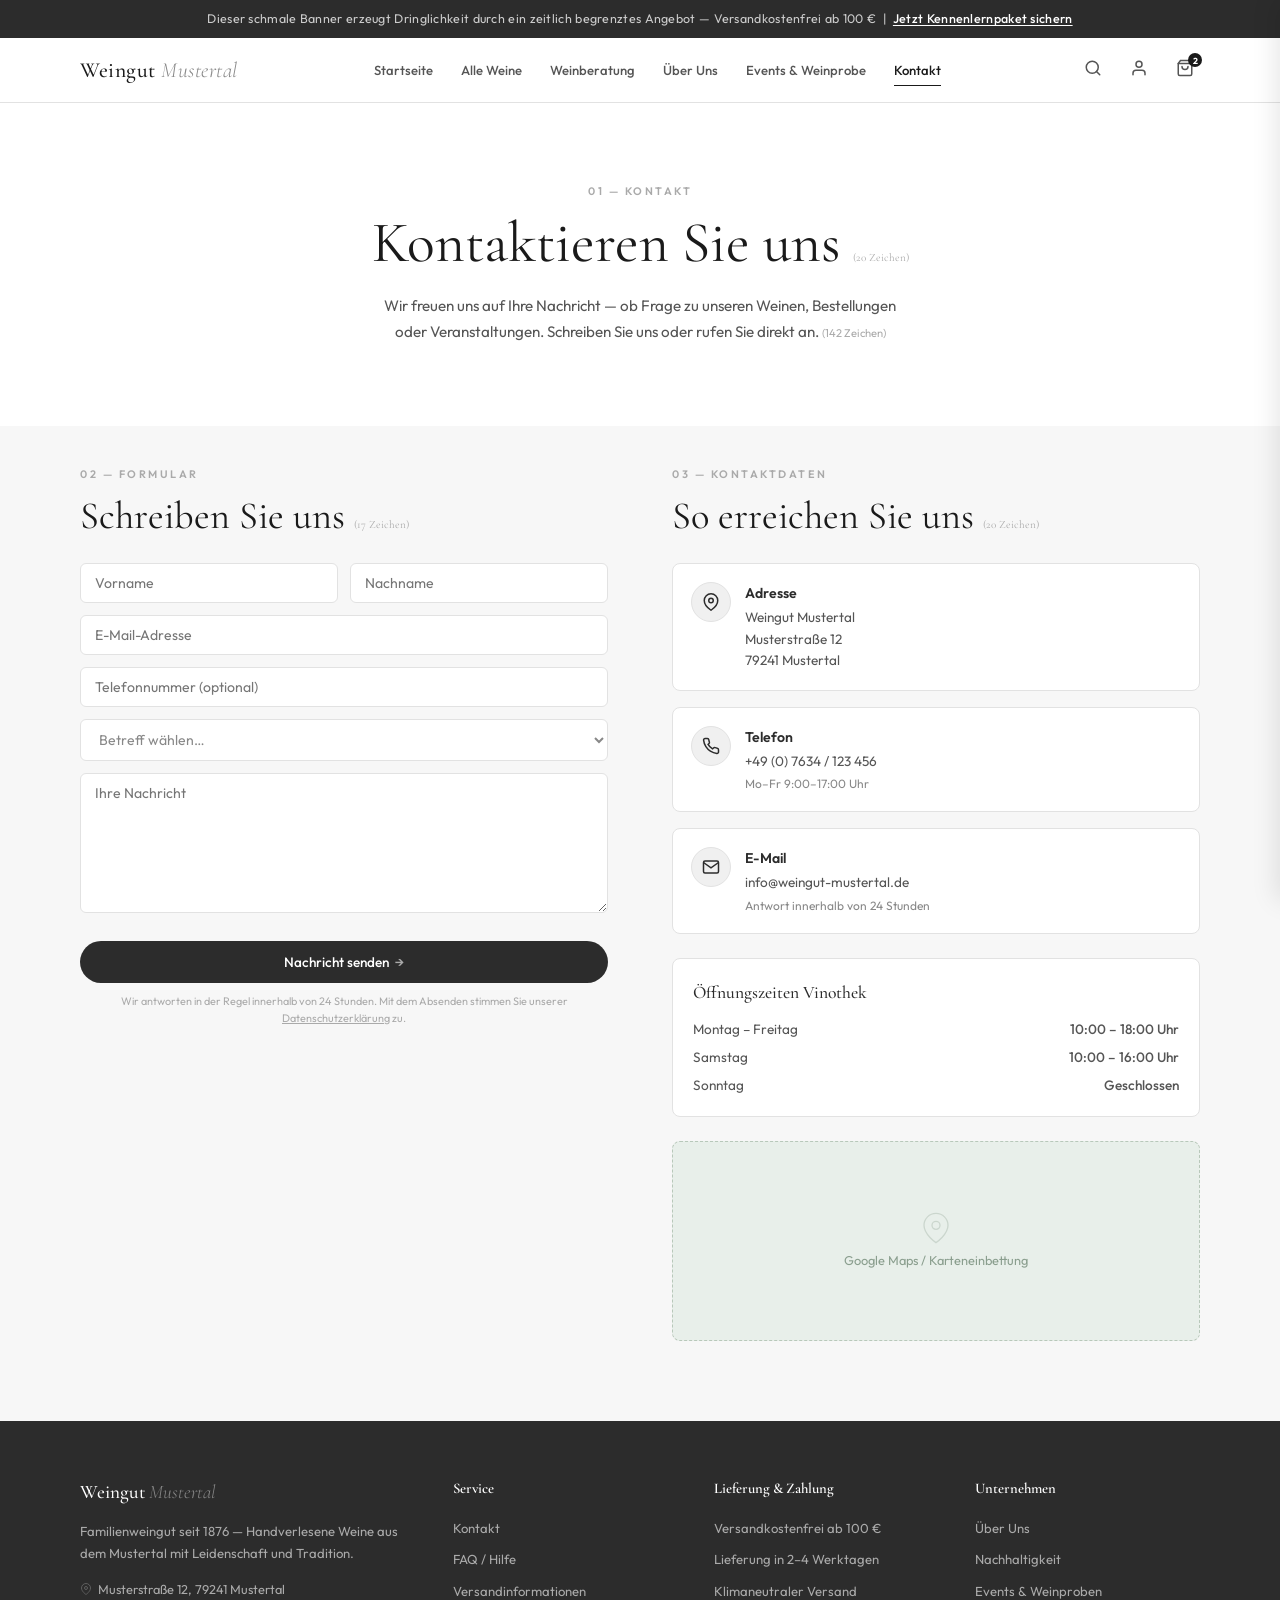
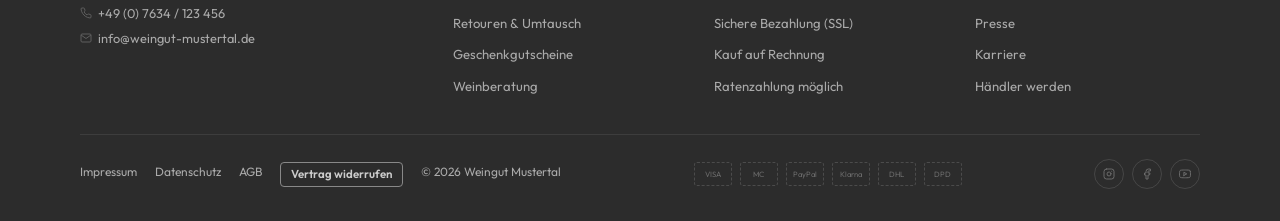
<file: kontakt.html>
<!DOCTYPE html>
<html lang="de">
<head>
  <meta charset="UTF-8">
  <meta name="viewport" content="width=device-width, initial-scale=1.0">
  <title>Weingut Mustertal — Kontakt | Wireframe</title>
  <link href="https://fonts.googleapis.com/css2?family=Cormorant+Garamond:ital,wght@0,300;0,400;0,500;0,600;0,700;1,300;1,400&family=Outfit:wght@300;400;500;600;700&display=swap" rel="stylesheet">
  <link rel="stylesheet" href="styles.css">
</head>
<body>

<!-- ============================================================
     1. ANNOUNCEMENT BAR
     ============================================================ -->
<div class="announcement">
  Dieser schmale Banner erzeugt Dringlichkeit durch ein zeitlich begrenztes Angebot — Versandkostenfrei ab 100 € &nbsp;|&nbsp; <a href="paketseite.html">Jetzt Kennenlernpaket sichern</a>
</div>

<!-- ============================================================
     2. HEADER
     ============================================================ -->
<header class="header">
  <div class="header__inner">
    <a href="index.html" class="header__logo">Weingut <em>Mustertal</em></a>
    <ul class="header__nav">
      <li><a href="index.html">Startseite</a></li>
      <li>
        <a href="weine.html">Alle Weine</a>
        <!-- Mega Menu -->
        <div class="mega">
          <div class="mega__grid mega__grid--wide">
            <div class="mega__col">
              <h4>Sortiment</h4>
              <ul>
                <li><a href="kategorie.html">Weißweine</a></li>
                <li><a href="kategorie.html">Rotweine</a></li>
                <li><a href="kategorie.html">Rosé</a></li>
                <li><a href="kategorie.html">Sekt & Secco</a></li>
                <li><a href="kategorie.html">Spirituosen</a></li>
                <li><a href="kategorie.html">Alkoholfrei</a></li>
                <li><a href="weine.html">Alle Weine</a></li>
              </ul>
            </div>
            <div class="mega__col">
              <h4>Terroir</h4>
              <ul>
                <li><a href="kategorie.html">Unsere Böden</a></li>
                <li><a href="kategorie.html">Muschelkalk</a></li>
                <li><a href="kategorie.html">Löss & Lehm</a></li>
                <li><a href="kategorie.html">Einzellagen</a></li>
                <li><a href="kategorie.html">Lagenkarte</a></li>
              </ul>
            </div>
            <div class="mega__col">
              <h4>Sonstiges</h4>
              <ul>
                <li><a href="kategorie.html">Neuheiten</a></li>
                <li><a href="kategorie.html">Bestseller</a></li>
                <li><a href="paketseite.html">Kennenlernpakete</a></li>
                <li><a href="kategorie.html">Geschenksets</a></li>
                <li><a href="kategorie.html">Wein im Abo</a></li>
              </ul>
            </div>
            <div class="mega__col">
              <h4>Qualitätsstufen</h4>
              <ul>
                <li><a href="kategorie.html">Gutswein</a></li>
                <li><a href="kategorie.html">Ortswein</a></li>
                <li><a href="kategorie.html">Lagenwein</a></li>
                <li><a href="kategorie.html">Große Gewächse</a></li>
              </ul>
            </div>
            <div class="mega__col">
              <div class="mega__product">
                <a href="paketseite.html">
                  <div class="ph" style="height:90px">
                    <svg viewBox="0 0 24 24" fill="none" stroke="currentColor" stroke-width="1"><rect x="3" y="3" width="18" height="18" rx="2"/><line x1="3" y1="9" x2="21" y2="9"/></svg>
                    <span>Paket-Teaser</span>
                  </div>
                </a>
                <div class="mega__product-name">Kennenlernpaket</div>
                <div class="mega__product-price">49,90 €</div>
              </div>
            </div>
          </div>
        </div>
      </li>
      <li><a href="weinberatung.html">Weinberatung</a></li>
      <li><a href="ueber-uns.html">Über Uns</a></li>
      <li><a href="events.html">Events &amp; Weinprobe</a></li>
      <li class="active"><a href="kontakt.html">Kontakt</a></li>
    </ul>
    <button class="header__burger" aria-label="Menü" onclick="toggleMobileNav()">
      <span></span><span></span><span></span>
    </button>
    <div class="header__icons">
      <button aria-label="Suche">
        <svg viewBox="0 0 24 24" fill="none" stroke="currentColor" stroke-width="2" stroke-linecap="round"><circle cx="11" cy="11" r="8"/><line x1="21" y1="21" x2="16.65" y2="16.65"/></svg>
      </button>
      <button aria-label="Mein Konto">
        <svg viewBox="0 0 24 24" fill="none" stroke="currentColor" stroke-width="2" stroke-linecap="round"><path d="M20 21v-2a4 4 0 0 0-4-4H8a4 4 0 0 0-4 4v2"/><circle cx="12" cy="7" r="4"/></svg>
      </button>
      <button aria-label="Warenkorb" onclick="openCartDrawer()">
        <svg viewBox="0 0 24 24" fill="none" stroke="currentColor" stroke-width="2" stroke-linecap="round"><path d="M6 2L3 6v14a2 2 0 0 0 2 2h14a2 2 0 0 0 2-2V6l-3-4z"/><line x1="3" y1="6" x2="21" y2="6"/><path d="M16 10a4 4 0 0 1-8 0"/></svg>
        <span class="cart-badge">2</span>
      </button>
    </div>
  </div>
</header>

<nav class="mobile-nav" id="mobile-nav">
  <div class="mobile-nav__links">
    <a href="index.html">Startseite</a>
    <a href="weine.html">Alle Weine</a>
    <a href="weinberatung.html">Weinberatung</a>
    <a href="ueber-uns.html">Über Uns</a>
    <a href="events.html">Events &amp; Weinprobe</a>
    <a href="kontakt.html" class="active">Kontakt</a>
  </div>
</nav>

<!-- ============================================================
     3. KONTAKT HERO
     ============================================================ -->
<section class="section fade-in">
  <div class="container" style="text-align:center;">
    <span class="label">01 — Kontakt</span>
    <h1>
      Kontaktieren Sie uns
      <span class="char">(20 Zeichen)</span>
    </h1>
    <p class="body-text" style="margin:16px auto 0;text-align:center;">
      Wir freuen uns auf Ihre Nachricht — ob Frage zu unseren Weinen, Bestellungen oder Veranstaltungen. Schreiben Sie uns oder rufen Sie direkt an.
      <span class="char">(142 Zeichen)</span>
    </p>
  </div>
</section>

<!-- ============================================================
     4. KONTAKTFORMULAR + KONTAKTDATEN
     ============================================================ -->
<section class="section section--alt fade-in" style="padding-top:40px;">
  <div class="container">
    <div class="grid-2" style="gap:64px;align-items:start;">
      <!-- Left: Kontaktformular -->
      <div>
        <span class="label">02 — Formular</span>
        <h2 style="margin-bottom:24px;">
          Schreiben Sie uns
          <span class="char">(17 Zeichen)</span>
        </h2>
        <div class="form" style="max-width:100%;">
          <div style="display:grid;grid-template-columns:1fr 1fr;gap:12px;">
            <div class="form__group">
              <input type="text" placeholder="Vorname" aria-label="Vorname">
            </div>
            <div class="form__group">
              <input type="text" placeholder="Nachname" aria-label="Nachname">
            </div>
          </div>
          <div class="form__group">
            <input type="email" placeholder="E-Mail-Adresse" aria-label="E-Mail-Adresse">
          </div>
          <div class="form__group">
            <input type="tel" placeholder="Telefonnummer (optional)" aria-label="Telefonnummer">
          </div>
          <div class="form__group">
            <select aria-label="Betreff" style="width:100%;padding:10px 14px;border:1.5px solid var(--gray-200);border-radius:6px;font-family:var(--font-body);font-size:0.88rem;background:var(--white);color:var(--gray-500);">
              <option value="">Betreff wählen…</option>
              <option>Frage zu einem Produkt</option>
              <option>Bestellung & Versand</option>
              <option>Weinberatung</option>
              <option>Events & Weinproben</option>
              <option>Geschenkgutscheine</option>
              <option>Sonstiges</option>
            </select>
          </div>
          <div class="form__group">
            <textarea placeholder="Ihre Nachricht" aria-label="Nachricht" style="min-height:140px;"></textarea>
          </div>
          <button type="submit" class="btn btn--dark btn--full" style="margin-top:8px;">Nachricht senden</button>
          <p style="font-size:0.68rem;color:var(--gray-400);margin-top:10px;text-align:center;">
            Wir antworten in der Regel innerhalb von 24 Stunden. Mit dem Absenden stimmen Sie unserer <a href="#" style="text-decoration:underline;">Datenschutzerklärung</a> zu.
          </p>
        </div>
      </div>

      <!-- Right: Kontaktdaten -->
      <div>
        <span class="label">03 — Kontaktdaten</span>
        <h2 style="margin-bottom:24px;">
          So erreichen Sie uns
          <span class="char">(20 Zeichen)</span>
        </h2>

        <!-- Kontakt-Karten -->
        <div style="display:flex;flex-direction:column;gap:16px;">
          <!-- Adresse -->
          <div style="display:flex;gap:14px;align-items:flex-start;padding:18px;background:var(--white);border:1px solid var(--gray-200);border-radius:var(--r);">
            <div style="width:40px;height:40px;border-radius:50%;background:var(--gray-100);border:1px solid var(--gray-200);display:flex;align-items:center;justify-content:center;flex-shrink:0;">
              <svg viewBox="0 0 24 24" fill="none" stroke="currentColor" stroke-width="2" style="width:18px;height:18px;"><path d="M21 10c0 7-9 13-9 13s-9-6-9-13a9 9 0 0 1 18 0z"/><circle cx="12" cy="10" r="3"/></svg>
            </div>
            <div>
              <div style="font-weight:600;font-size:0.88rem;margin-bottom:2px;">Adresse</div>
              <div style="font-size:0.85rem;color:var(--gray-700);">Weingut Mustertal<br>Musterstraße 12<br>79241 Mustertal</div>
            </div>
          </div>
          <!-- Telefon -->
          <div style="display:flex;gap:14px;align-items:flex-start;padding:18px;background:var(--white);border:1px solid var(--gray-200);border-radius:var(--r);">
            <div style="width:40px;height:40px;border-radius:50%;background:var(--gray-100);border:1px solid var(--gray-200);display:flex;align-items:center;justify-content:center;flex-shrink:0;">
              <svg viewBox="0 0 24 24" fill="none" stroke="currentColor" stroke-width="2" style="width:18px;height:18px;"><path d="M22 16.92v3a2 2 0 0 1-2.18 2 19.79 19.79 0 0 1-8.63-3.07 19.5 19.5 0 0 1-6-6 19.79 19.79 0 0 1-3.07-8.67A2 2 0 0 1 4.11 2h3a2 2 0 0 1 2 1.72c.127.96.361 1.903.7 2.81a2 2 0 0 1-.45 2.11L8.09 9.91a16 16 0 0 0 6 6l1.27-1.27a2 2 0 0 1 2.11-.45c.907.339 1.85.573 2.81.7A2 2 0 0 1 22 16.92z"/></svg>
            </div>
            <div>
              <div style="font-weight:600;font-size:0.88rem;margin-bottom:2px;">Telefon</div>
              <div style="font-size:0.85rem;color:var(--gray-700);">+49 (0) 7634 / 123 456</div>
              <div style="font-size:0.75rem;color:var(--gray-500);margin-top:2px;">Mo–Fr 9:00–17:00 Uhr</div>
            </div>
          </div>
          <!-- E-Mail -->
          <div style="display:flex;gap:14px;align-items:flex-start;padding:18px;background:var(--white);border:1px solid var(--gray-200);border-radius:var(--r);">
            <div style="width:40px;height:40px;border-radius:50%;background:var(--gray-100);border:1px solid var(--gray-200);display:flex;align-items:center;justify-content:center;flex-shrink:0;">
              <svg viewBox="0 0 24 24" fill="none" stroke="currentColor" stroke-width="2" style="width:18px;height:18px;"><path d="M4 4h16c1.1 0 2 .9 2 2v12c0 1.1-.9 2-2 2H4c-1.1 0-2-.9-2-2V6c0-1.1.9-2 2-2z"/><polyline points="22,6 12,13 2,6"/></svg>
            </div>
            <div>
              <div style="font-weight:600;font-size:0.88rem;margin-bottom:2px;">E-Mail</div>
              <div style="font-size:0.85rem;color:var(--gray-700);">info@weingut-mustertal.de</div>
              <div style="font-size:0.75rem;color:var(--gray-500);margin-top:2px;">Antwort innerhalb von 24 Stunden</div>
            </div>
          </div>
        </div>

        <!-- Öffnungszeiten -->
        <div style="margin-top:24px;padding:20px;background:var(--white);border:1px solid var(--gray-200);border-radius:var(--r);">
          <h4 style="margin-bottom:12px;">Öffnungszeiten Vinothek</h4>
          <div style="display:flex;flex-direction:column;gap:6px;font-size:0.85rem;">
            <div style="display:flex;justify-content:space-between;color:var(--gray-700);">
              <span>Montag – Freitag</span>
              <span style="font-weight:500;">10:00 – 18:00 Uhr</span>
            </div>
            <div style="display:flex;justify-content:space-between;color:var(--gray-700);">
              <span>Samstag</span>
              <span style="font-weight:500;">10:00 – 16:00 Uhr</span>
            </div>
            <div style="display:flex;justify-content:space-between;color:var(--gray-700);">
              <span>Sonntag</span>
              <span style="font-weight:500;">Geschlossen</span>
            </div>
          </div>
        </div>

        <!-- Karte Platzhalter -->
        <div class="ph-img" style="height:200px;margin-top:24px;border-radius:var(--r);">
          <svg viewBox="0 0 24 24" fill="none" stroke="currentColor" stroke-width="1"><path d="M21 10c0 7-9 13-9 13s-9-6-9-13a9 9 0 0 1 18 0z"/><circle cx="12" cy="10" r="3"/></svg>
          <span>Google Maps / Karteneinbettung</span>
        </div>
      </div>
    </div>
  </div>
</section>

<!-- ============================================================
     5. FOOTER
     ============================================================ -->
<footer class="footer">
  <div class="container">
    <div class="footer__grid">
      <div class="footer__col">
        <div class="flogo">Weingut <em>Mustertal</em></div>
        <p>Familienweingut seit 1876 — Handverlesene Weine aus dem Mustertal mit Leidenschaft und Tradition.</p>
        <div class="fcontact">
          <svg viewBox="0 0 24 24" fill="none" stroke="currentColor" stroke-width="2"><path d="M21 10c0 7-9 13-9 13s-9-6-9-13a9 9 0 0 1 18 0z"/><circle cx="12" cy="10" r="3"/></svg>
          Musterstraße 12, 79241 Mustertal
        </div>
        <div class="fcontact">
          <svg viewBox="0 0 24 24" fill="none" stroke="currentColor" stroke-width="2"><path d="M22 16.92v3a2 2 0 0 1-2.18 2 19.79 19.79 0 0 1-8.63-3.07 19.5 19.5 0 0 1-6-6 19.79 19.79 0 0 1-3.07-8.67A2 2 0 0 1 4.11 2h3a2 2 0 0 1 2 1.72c.127.96.361 1.903.7 2.81a2 2 0 0 1-.45 2.11L8.09 9.91a16 16 0 0 0 6 6l1.27-1.27a2 2 0 0 1 2.11-.45c.907.339 1.85.573 2.81.7A2 2 0 0 1 22 16.92z"/></svg>
          +49 (0) 7634 / 123 456
        </div>
        <div class="fcontact">
          <svg viewBox="0 0 24 24" fill="none" stroke="currentColor" stroke-width="2"><path d="M4 4h16c1.1 0 2 .9 2 2v12c0 1.1-.9 2-2 2H4c-1.1 0-2-.9-2-2V6c0-1.1.9-2 2-2z"/><polyline points="22,6 12,13 2,6"/></svg>
          info@weingut-mustertal.de
        </div>
      </div>
      <div class="footer__col">
        <h4>Service</h4>
        <ul>
          <li><a href="kontakt.html">Kontakt</a></li>
          <li><a href="#">FAQ / Hilfe</a></li>
          <li><a href="#">Versandinformationen</a></li>
          <li><a href="#">Retouren & Umtausch</a></li>
          <li><a href="#">Geschenkgutscheine</a></li>
          <li><a href="weinberatung.html">Weinberatung</a></li>
        </ul>
      </div>
      <div class="footer__col">
        <h4>Lieferung & Zahlung</h4>
        <ul>
          <li><a href="#">Versandkostenfrei ab 100 €</a></li>
          <li><a href="#">Lieferung in 2–4 Werktagen</a></li>
          <li><a href="#">Klimaneutraler Versand</a></li>
          <li><a href="#">Sichere Bezahlung (SSL)</a></li>
          <li><a href="#">Kauf auf Rechnung</a></li>
          <li><a href="#">Ratenzahlung möglich</a></li>
        </ul>
      </div>
      <div class="footer__col">
        <h4>Unternehmen</h4>
        <ul>
          <li><a href="ueber-uns.html">Über Uns</a></li>
          <li><a href="#">Nachhaltigkeit</a></li>
          <li><a href="events.html">Events & Weinproben</a></li>
          <li><a href="#">Presse</a></li>
          <li><a href="#">Karriere</a></li>
          <li><a href="#">Händler werden</a></li>
        </ul>
      </div>
    </div>
    <div class="footer__bottom">
      <div class="footer__bottom-left">
        <a href="#">Impressum</a>
        <a href="#">Datenschutz</a>
        <a href="#">AGB</a>
        <a href="widerrufsrecht.html" class="footer__widerruf">Vertrag widerrufen</a>
        <span>&copy; 2026 Weingut Mustertal</span>
      </div>
      <div class="fpay">
        <div class="fpay__icon">VISA</div>
        <div class="fpay__icon">MC</div>
        <div class="fpay__icon">PayPal</div>
        <div class="fpay__icon">Klarna</div>
        <div class="fpay__icon">DHL</div>
        <div class="fpay__icon">DPD</div>
      </div>
      <div class="fsocial">
        <a href="#" aria-label="Instagram">
          <svg viewBox="0 0 24 24" fill="none" stroke="currentColor" stroke-width="2" stroke-linecap="round" stroke-linejoin="round"><rect x="2" y="2" width="20" height="20" rx="5" ry="5"/><path d="M16 11.37A4 4 0 1 1 12.63 8 4 4 0 0 1 16 11.37z"/><line x1="17.5" y1="6.5" x2="17.51" y2="6.5"/></svg>
        </a>
        <a href="#" aria-label="Facebook">
          <svg viewBox="0 0 24 24" fill="none" stroke="currentColor" stroke-width="2" stroke-linecap="round" stroke-linejoin="round"><path d="M18 2h-3a5 5 0 0 0-5 5v3H7v4h3v8h4v-8h3l1-4h-4V7a1 1 0 0 1 1-1h3z"/></svg>
        </a>
        <a href="#" aria-label="YouTube">
          <svg viewBox="0 0 24 24" fill="none" stroke="currentColor" stroke-width="2" stroke-linecap="round" stroke-linejoin="round"><path d="M22.54 6.42a2.78 2.78 0 0 0-1.94-2C18.88 4 12 4 12 4s-6.88 0-8.6.46a2.78 2.78 0 0 0-1.94 2A29 29 0 0 0 1 11.75a29 29 0 0 0 .46 5.33A2.78 2.78 0 0 0 3.4 19.13C5.12 19.56 12 19.56 12 19.56s6.88 0 8.6-.46a2.78 2.78 0 0 0 1.94-2 29 29 0 0 0 .46-5.25 29 29 0 0 0-.46-5.33z"/><polygon points="9.75 15.02 15.5 11.75 9.75 8.48 9.75 15.02"/></svg>
        </a>
      </div>
    </div>
  </div>
</footer>

<script>
window.addEventListener('scroll',()=>{document.querySelector('.header').classList.toggle('scrolled',window.scrollY>10)});
const obs=new IntersectionObserver(entries=>{entries.forEach(e=>{if(e.isIntersecting)e.target.classList.add('visible')})},{rootMargin:'0px 0px -60px 0px',threshold:0.1});
document.querySelectorAll('.fade-in').forEach(el=>obs.observe(el));
</script>

<!-- ============================================================
     CART DRAWER
     ============================================================ -->
<div class="cart-overlay" id="cart-overlay" onclick="closeCartDrawer()"></div>
<div class="cart-drawer" id="cart-drawer">
  <div class="cart-drawer__header">
    <h3>Warenkorb (2)</h3>
    <button class="cart-drawer__close" onclick="closeCartDrawer()" aria-label="Warenkorb schliessen">
      <svg viewBox="0 0 24 24" fill="none" stroke="currentColor" stroke-width="2" stroke-linecap="round" style="width:18px;height:18px;"><line x1="18" y1="6" x2="6" y2="18"/><line x1="6" y1="6" x2="18" y2="18"/></svg>
    </button>
  </div>
  <div class="cart-drawer__body">
    <div class="cart-drawer__item">
      <div class="cart-drawer__item-img">Bild</div>
      <div class="cart-drawer__item-info">
        <div class="cart-drawer__item-name">Riesling Spätlese 2023</div>
        <div class="cart-drawer__item-price">14,90 &euro;</div>
        <div class="cart-drawer__item-qty">
          <button aria-label="Menge verringern">&minus;</button>
          <span>1</span>
          <button aria-label="Menge erhöhen">+</button>
        </div>
        <button class="cart-drawer__item-remove">Entfernen</button>
      </div>
    </div>
    <div class="cart-drawer__item">
      <div class="cart-drawer__item-img">Bild</div>
      <div class="cart-drawer__item-info">
        <div class="cart-drawer__item-name">Grauburgunder trocken 2023</div>
        <div class="cart-drawer__item-price">10,90 &euro;</div>
        <div class="cart-drawer__item-qty">
          <button aria-label="Menge verringern">&minus;</button>
          <span>2</span>
          <button aria-label="Menge erhöhen">+</button>
        </div>
        <button class="cart-drawer__item-remove">Entfernen</button>
      </div>
    </div>
    <div class="cart-drawer__upsell">
      <div class="cart-drawer__upsell-title">Das könnte dir auch gefallen</div>
      <div class="cart-drawer__upsell-grid">
        <div class="cart-drawer__upsell-card">
          <div class="cart-drawer__upsell-card-img">Bild</div>
          <div class="cart-drawer__upsell-card-name">Chardonnay Réserve 2022</div>
          <div class="cart-drawer__upsell-card-price">18,90 &euro; <span style="font-weight:400;color:var(--gray-400);font-size:0.6rem;">(25,20 &euro;/l)</span></div>
          <div class="cart-drawer__upsell-card-btn">+ Hinzufügen</div>
        </div>
        <div class="cart-drawer__upsell-card">
          <div class="cart-drawer__upsell-card-img">Bild</div>
          <div class="cart-drawer__upsell-card-name">Kennenlernpaket</div>
          <div class="cart-drawer__upsell-card-price">49,90 &euro; <span style="font-weight:400;color:var(--gray-400);font-size:0.6rem;">(11,09 &euro;/l)</span></div>
          <div class="cart-drawer__upsell-card-btn">+ Hinzufügen</div>
        </div>
      </div>
    </div>
  </div>
  <div class="cart-drawer__footer">
    <div class="shipping-bar">
      <div class="shipping-bar__text">Noch <strong>63,30 &euro;</strong> bis Versandkostenfrei</div>
      <div class="shipping-bar__track">
        <div class="shipping-bar__fill" style="width:37%"></div>
      </div>
    </div>
    <div class="cart-drawer__subtotal">
      <span class="cart-drawer__subtotal-label">Zwischensumme</span>
      <span class="cart-drawer__subtotal-value">36,70 &euro;</span>
    </div>
    <div class="cart-drawer__shipping">Versandkostenfrei ab 100 &euro; &middot; inkl. MwSt.</div>
    <button class="cart-drawer__checkout">Zur Kasse</button>
    <button class="cart-drawer__continue" onclick="closeCartDrawer()">Weiter einkaufen</button>
  </div>
</div>
<script>
function openCartDrawer(){document.getElementById('cart-drawer').classList.add('open');document.getElementById('cart-overlay').classList.add('open');document.body.style.overflow='hidden';}
function closeCartDrawer(){document.getElementById('cart-drawer').classList.remove('open');document.getElementById('cart-overlay').classList.remove('open');document.body.style.overflow='';}
document.addEventListener('keydown',function(e){if(e.key==='Escape')closeCartDrawer();});
</script>

<script>
function toggleMobileNav(){
  document.getElementById('mobile-nav').classList.toggle('open');
  document.querySelector('.header__burger').classList.toggle('active');
  document.body.style.overflow=document.getElementById('mobile-nav').classList.contains('open')?'hidden':'';
}
</script>

</body>
</html>
</file>
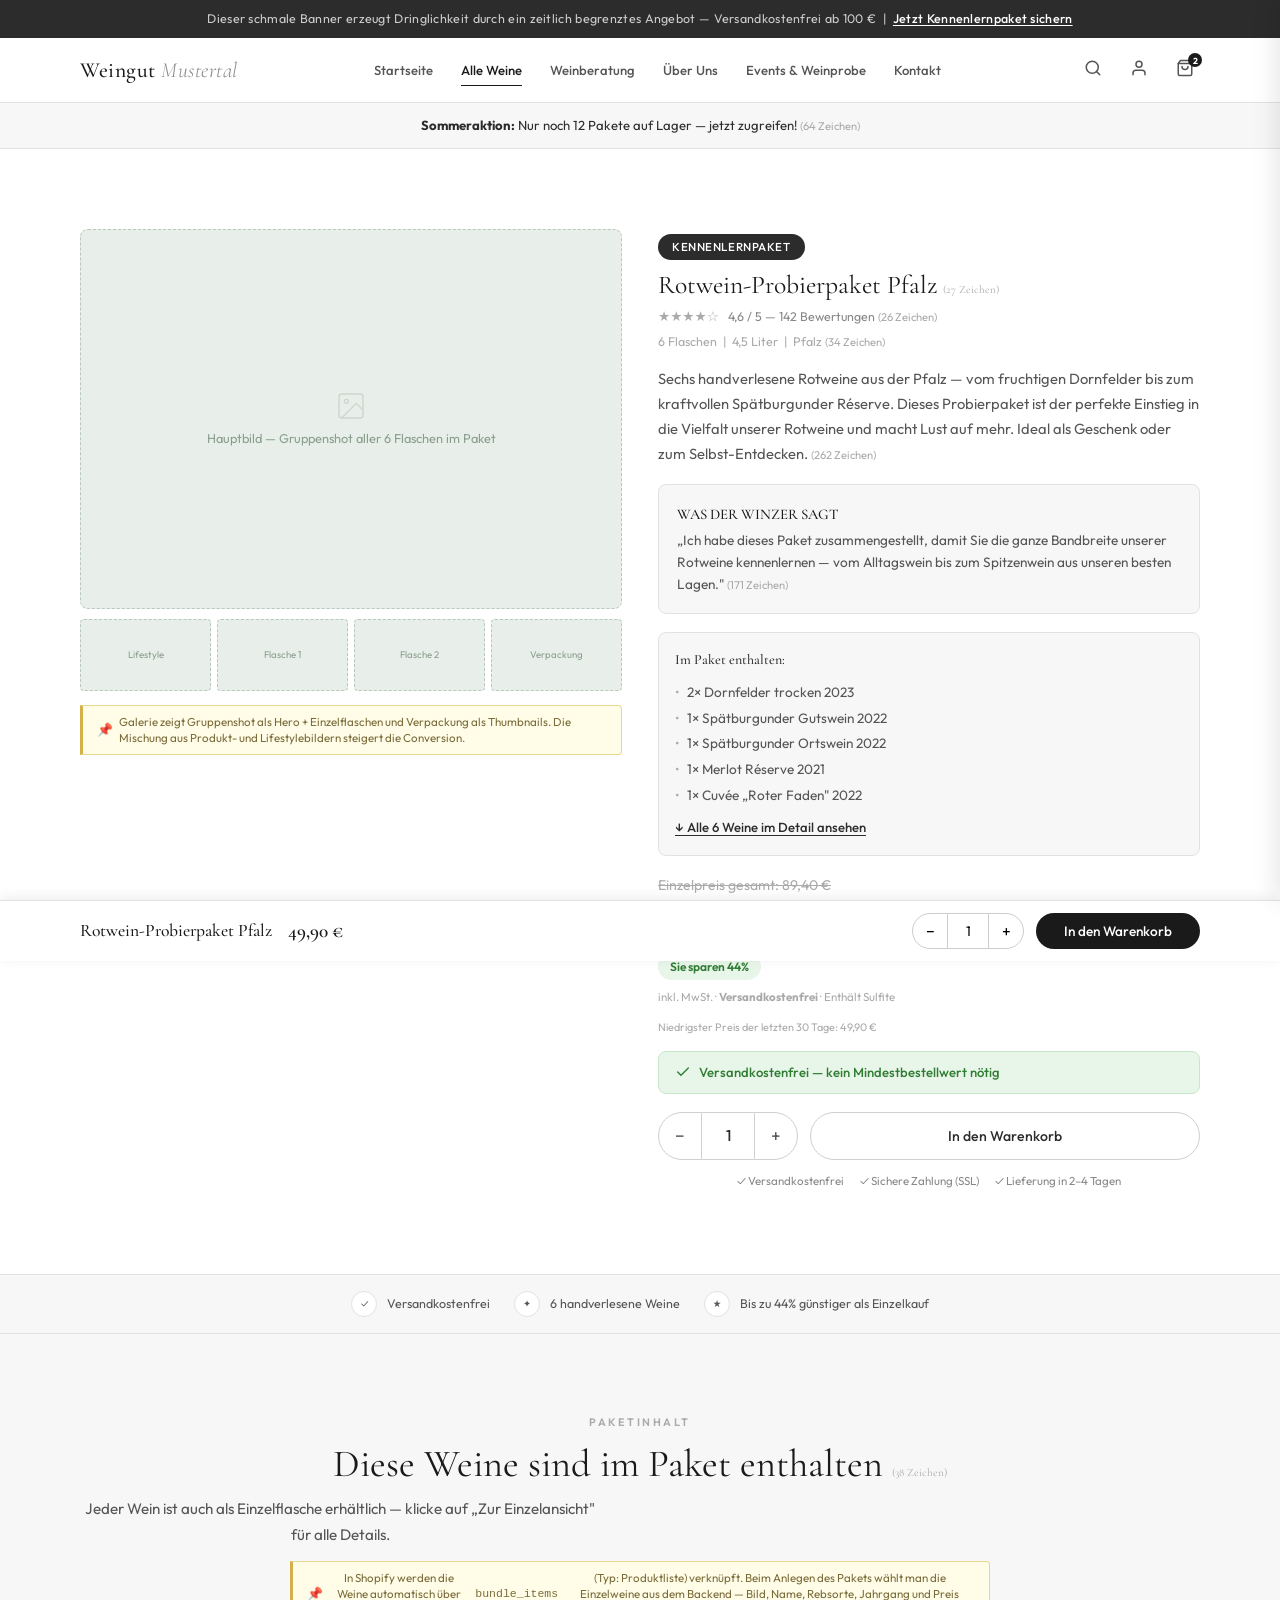
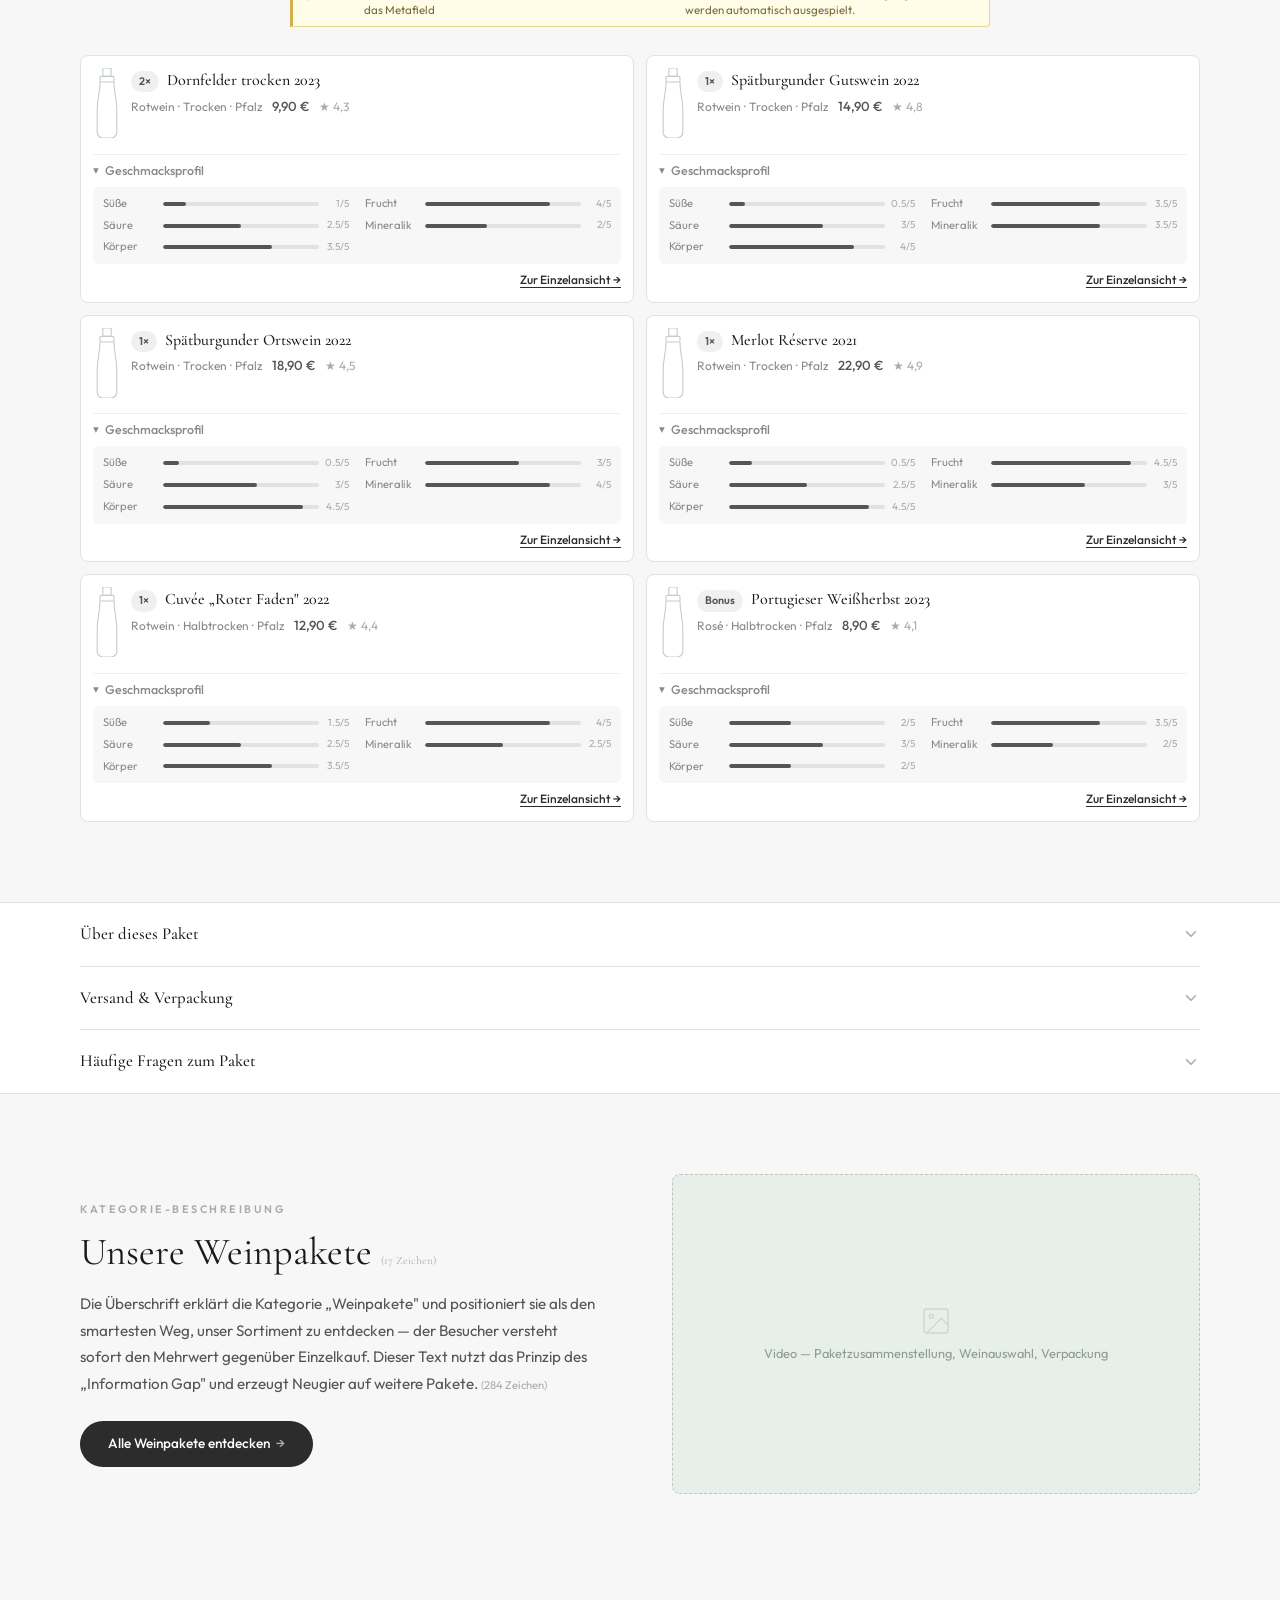
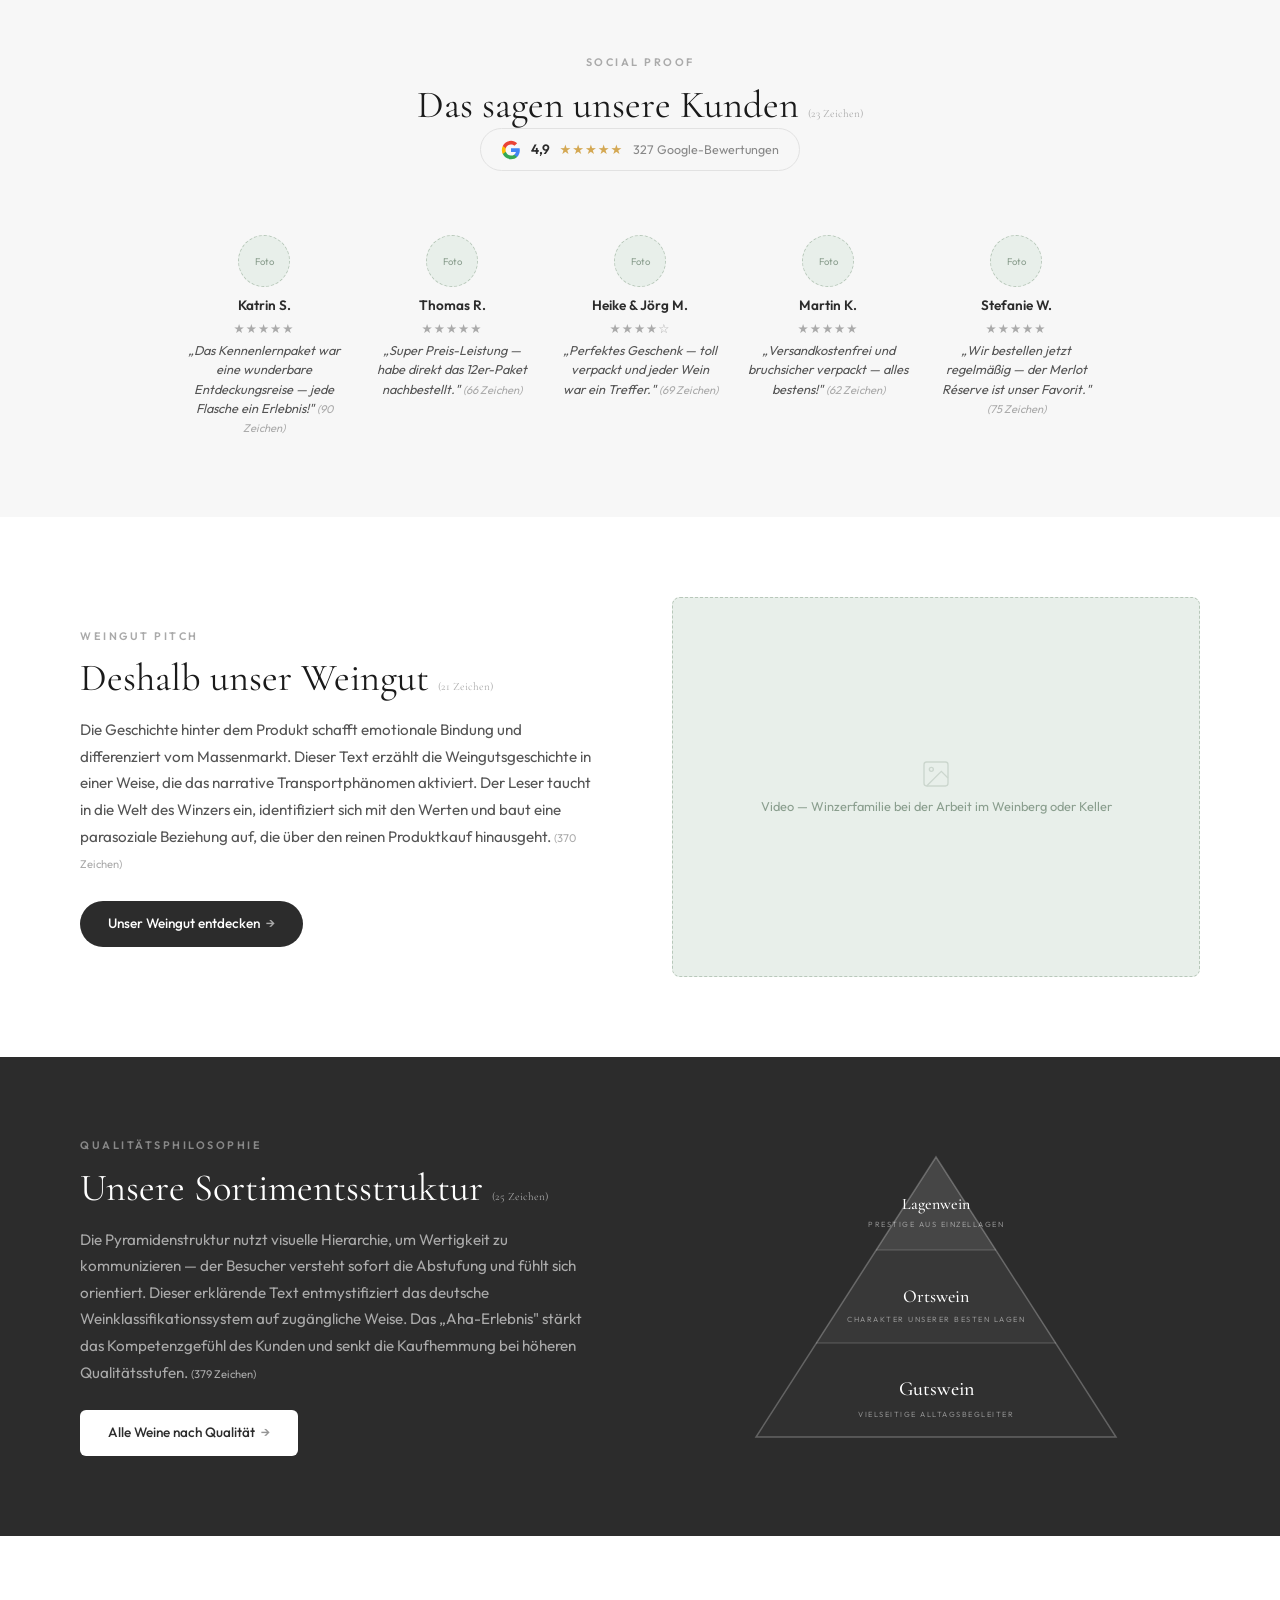
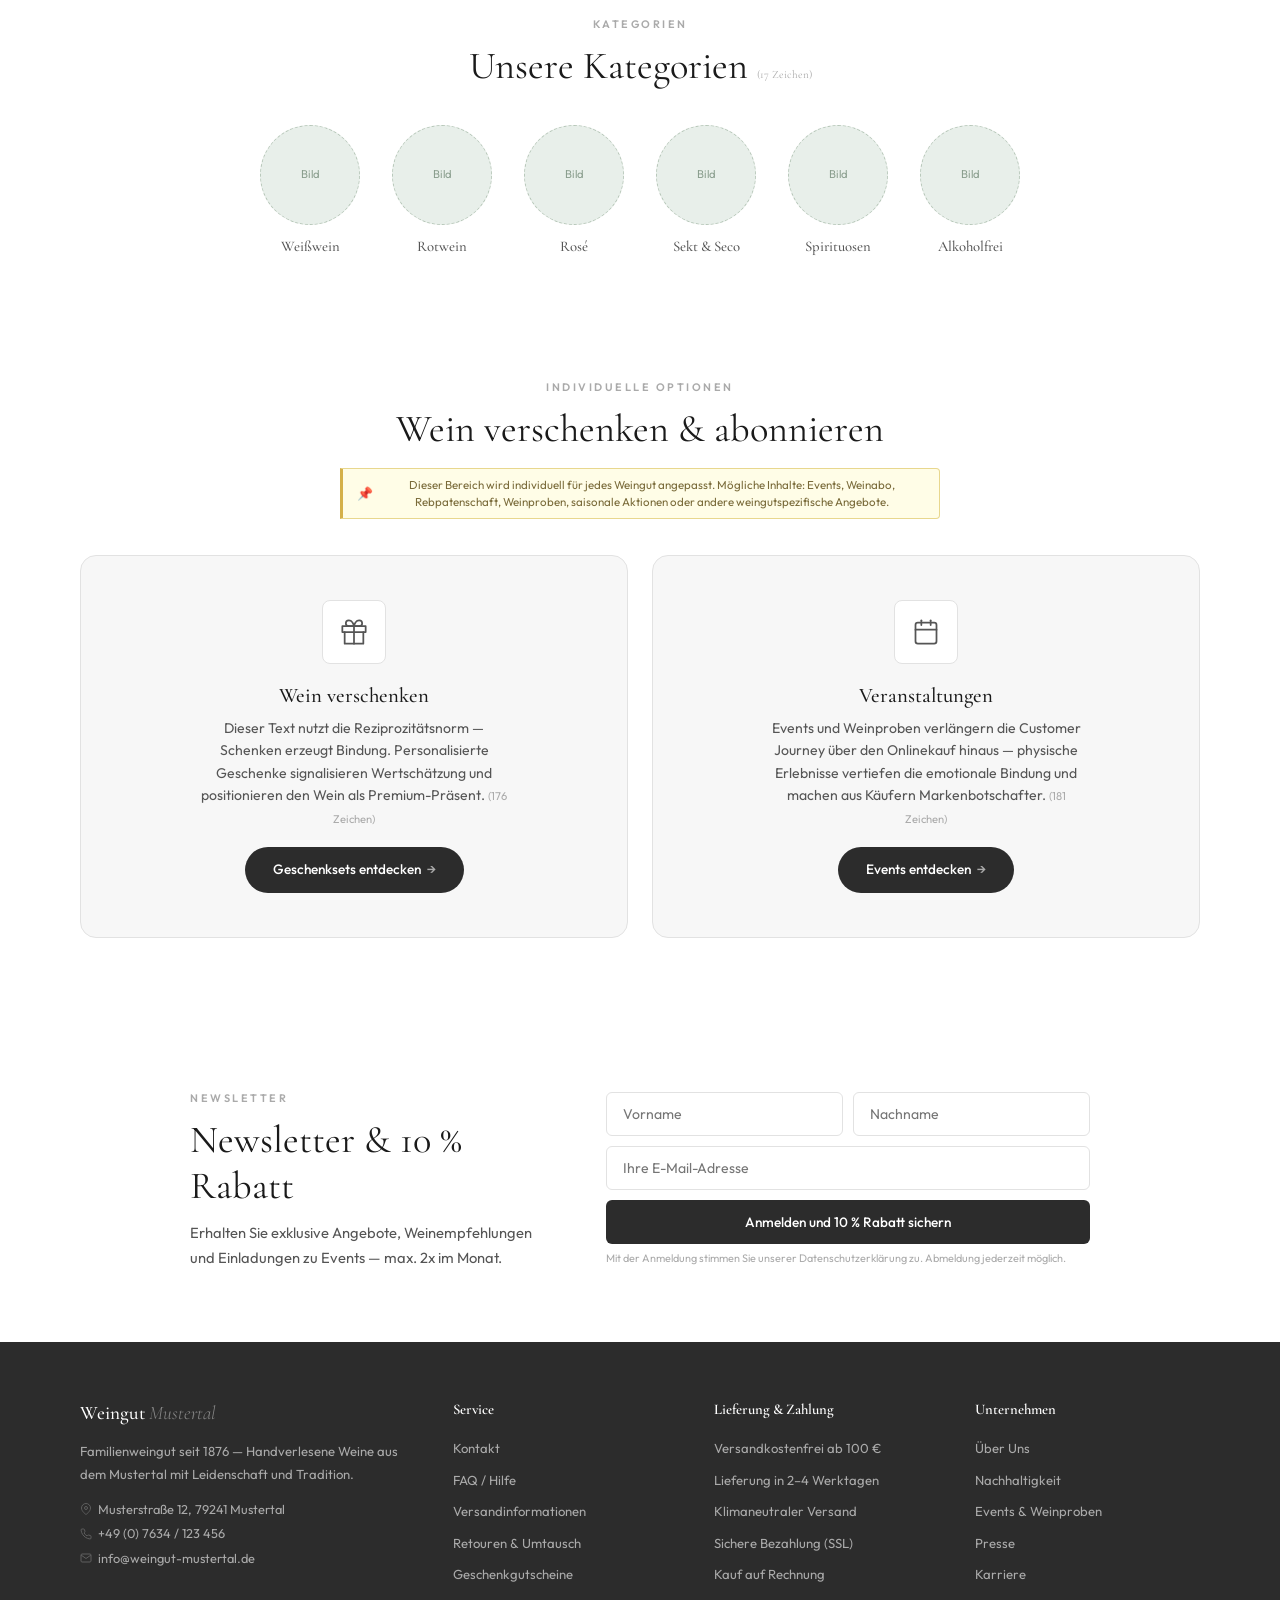
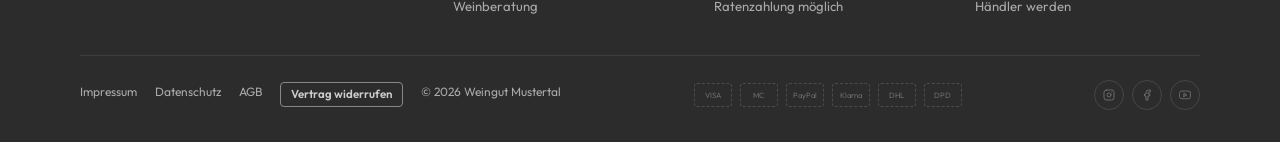
<file: paketseite.html>
<!DOCTYPE html>
<html lang="de">
<head>
  <meta charset="UTF-8">
  <meta name="viewport" content="width=device-width, initial-scale=1.0">
  <title>Weingut Mustertal — Paketseite | Wireframe</title>
  <link href="https://fonts.googleapis.com/css2?family=Cormorant+Garamond:ital,wght@0,300;0,400;0,500;0,600;0,700;1,300;1,400&family=Outfit:wght@300;400;500;600;700&display=swap" rel="stylesheet">
  <link rel="stylesheet" href="styles.css">
</head>
<body>

<!-- ============================================================
     1. ANNOUNCEMENT BAR
     ============================================================ -->
<div class="announcement">
  Dieser schmale Banner erzeugt Dringlichkeit durch ein zeitlich begrenztes Angebot — Versandkostenfrei ab 100 € &nbsp;|&nbsp; <a href="paketseite.html">Jetzt Kennenlernpaket sichern</a>
</div>

<!-- ============================================================
     2. HEADER
     ============================================================ -->
<header class="header">
  <div class="header__inner">
    <a href="index.html" class="header__logo">Weingut <em>Mustertal</em></a>
    <ul class="header__nav">
      <li><a href="index.html">Startseite</a></li>
      <li class="active">
        <a href="weine.html">Alle Weine</a>
        <!-- Mega Menu — 4 Spalten + Produkt-Teaser -->
        <div class="mega">
          <div class="mega__grid mega__grid--wide">
            <div class="mega__col">
              <h4>Sortiment</h4>
              <ul>
                <li><a href="kategorie.html">Weißweine</a></li>
                <li><a href="kategorie.html">Rotweine</a></li>
                <li><a href="kategorie.html">Rosé</a></li>
                <li><a href="kategorie.html">Sekt & Secco</a></li>
                <li><a href="kategorie.html">Spirituosen</a></li>
                <li><a href="kategorie.html">Alkoholfrei</a></li>
                <li><a href="weine.html">Alle Weine</a></li>
              </ul>
            </div>
            <div class="mega__col">
              <h4>Terroir</h4>
              <ul>
                <li><a href="kategorie.html">Unsere Böden</a></li>
                <li><a href="kategorie.html">Muschelkalk</a></li>
                <li><a href="kategorie.html">Löss & Lehm</a></li>
                <li><a href="kategorie.html">Einzellagen</a></li>
                <li><a href="kategorie.html">Lagenkarte</a></li>
              </ul>
            </div>
            <div class="mega__col">
              <h4>Sonstiges</h4>
              <ul>
                <li><a href="kategorie.html">Neuheiten</a></li>
                <li><a href="kategorie.html">Bestseller</a></li>
                <li><a href="paketseite.html">Kennenlernpakete</a></li>
                <li><a href="kategorie.html">Geschenksets</a></li>
                <li><a href="kategorie.html">Wein im Abo</a></li>
              </ul>
            </div>
            <div class="mega__col">
              <h4>Qualitätsstufen</h4>
              <ul>
                <li><a href="kategorie.html">Gutswein</a></li>
                <li><a href="kategorie.html">Ortswein</a></li>
                <li><a href="kategorie.html">Lagenwein</a></li>
                <li><a href="kategorie.html">Große Gewächse</a></li>
              </ul>
            </div>
            <div class="mega__col">
              <div class="mega__product">
                <a href="paketseite.html">
                  <div class="ph" style="height:90px">
                    <svg viewBox="0 0 24 24" fill="none" stroke="currentColor" stroke-width="1"><rect x="3" y="3" width="18" height="18" rx="2"/><line x1="3" y1="9" x2="21" y2="9"/></svg>
                    <span>Paket-Teaser</span>
                  </div>
                </a>
                <div class="mega__product-name">Kennenlernpaket</div>
                <div class="mega__product-price">49,90 €</div>
              </div>
            </div>
          </div>
        </div>
      </li>
      <li><a href="weinberatung.html">Weinberatung</a></li>
      <li><a href="ueber-uns.html">Über Uns</a></li>
      <li><a href="events.html">Events &amp; Weinprobe</a></li>
      <li><a href="kontakt.html">Kontakt</a></li>
    </ul>
    <button class="header__burger" aria-label="Menü" onclick="toggleMobileNav()">
      <span></span><span></span><span></span>
    </button>
    <div class="header__icons">
      <!-- Search -->
      <button aria-label="Suche">
        <svg viewBox="0 0 24 24" fill="none" stroke="currentColor" stroke-width="2" stroke-linecap="round"><circle cx="11" cy="11" r="8"/><line x1="21" y1="21" x2="16.65" y2="16.65"/></svg>
      </button>
      <!-- Profile -->
      <button aria-label="Mein Konto">
        <svg viewBox="0 0 24 24" fill="none" stroke="currentColor" stroke-width="2" stroke-linecap="round"><path d="M20 21v-2a4 4 0 0 0-4-4H8a4 4 0 0 0-4 4v2"/><circle cx="12" cy="7" r="4"/></svg>
      </button>
      <!-- Cart -->
      <button aria-label="Warenkorb" onclick="openCartDrawer()">
        <svg viewBox="0 0 24 24" fill="none" stroke="currentColor" stroke-width="2" stroke-linecap="round"><path d="M6 2L3 6v14a2 2 0 0 0 2 2h14a2 2 0 0 0 2-2V6l-3-4z"/><line x1="3" y1="6" x2="21" y2="6"/><path d="M16 10a4 4 0 0 1-8 0"/></svg>
        <span class="cart-badge">2</span>
      </button>
    </div>
  </div>
</header>

<nav class="mobile-nav" id="mobile-nav">
  <div class="mobile-nav__links">
    <a href="index.html">Startseite</a>
    <a href="weine.html" class="active">Alle Weine</a>
    <a href="weinberatung.html">Weinberatung</a>
    <a href="ueber-uns.html">Über Uns</a>
    <a href="events.html">Events &amp; Weinprobe</a>
    <a href="kontakt.html">Kontakt</a>
  </div>
</nav>

<!-- ============================================================
     3. PROMO BAR (optional)
     ============================================================ -->
<div class="promo fade-in" style="background:var(--gray-50);padding:12px 0;text-align:center;font-size:0.82rem;border-bottom:1px solid var(--gray-200);">
  <div class="container">
    <strong>Sommeraktion:</strong> Nur noch 12 Pakete auf Lager — jetzt zugreifen!
    <span class="char">(64 Zeichen)</span>
  </div>
</div>

<!-- ============================================================
     4. PRODUCT DETAIL SECTION — PAKET
     ============================================================ -->
<section class="section fade-in">
  <div class="container">
    <div class="pd">
      <!-- LEFT COLUMN — Gallery (sticky) -->
      <div>
        <div style="position:sticky;top:90px;">
          <div class="ph-img pd__main-img" style="height:380px;position:relative;">
            <svg viewBox="0 0 24 24" fill="none" stroke="currentColor" stroke-width="1"><rect x="3" y="3" width="18" height="18" rx="2"/><circle cx="8.5" cy="8.5" r="1.5"/><path d="M21 15l-5-5L5 21"/></svg>
            <span>Hauptbild — Gruppenshot aller 6 Flaschen im Paket</span>
          </div>
          <div class="pd__thumbs">
            <div class="ph-img pd__thumb">
              <span style="font-size:0.6rem;">Lifestyle</span>
            </div>
            <div class="ph-img pd__thumb">
              <span style="font-size:0.6rem;">Flasche 1</span>
            </div>
            <div class="ph-img pd__thumb">
              <span style="font-size:0.6rem;">Flasche 2</span>
            </div>
            <div class="ph-img pd__thumb">
              <span style="font-size:0.6rem;">Verpackung</span>
            </div>
          </div>
          <div class="note">Galerie zeigt Gruppenshot als Hero + Einzelflaschen und Verpackung als Thumbnails. Die Mischung aus Produkt- und Lifestylebildern steigert die Conversion.</div>
        </div>
      </div>

      <!-- CENTER COLUMN — Buy Box (Paket) -->
      <div class="pd__info">
        <!-- Badge -->
        <span class="pd__badge">Kennenlernpaket</span>

        <h1 class="pd__title">
          Rotwein-Probierpaket Pfalz
          <span class="char">(27 Zeichen)</span>
        </h1>
        <div class="pd__stars">
          &#9733;&#9733;&#9733;&#9733;&#9734; &nbsp;
          <span style="font-size:0.78rem;color:var(--gray-500);">4,6 / 5 — 142 Bewertungen <span class="char">(26 Zeichen)</span></span>
        </div>
        <div class="pd__meta">
          6 Flaschen &nbsp;|&nbsp; 4,5 Liter &nbsp;|&nbsp; Pfalz
          <span class="char">(34 Zeichen)</span>
        </div>
        <p class="pd__desc">
          Sechs handverlesene Rotweine aus der Pfalz — vom fruchtigen Dornfelder bis zum kraftvollen Spätburgunder Réserve. Dieses Probierpaket ist der perfekte Einstieg in die Vielfalt unserer Rotweine und macht Lust auf mehr. Ideal als Geschenk oder zum Selbst-Entdecken.
          <span class="char">(262 Zeichen)</span>
        </p>

        <!-- WAS DER WINZER SAGT -->
        <div class="pd__even">
          <h4>WAS DER WINZER SAGT</h4>
          <p>
            „Ich habe dieses Paket zusammengestellt, damit Sie die ganze Bandbreite unserer Rotweine kennenlernen — vom Alltagswein bis zum Spitzenwein aus unseren besten Lagen."
            <span class="char">(171 Zeichen)</span>
          </p>
        </div>

        <!-- Kompakte Weinliste in der Buy Box -->
        <div class="pd__bundle-list">
          <h4 style="font-size:0.88rem;margin-bottom:10px;">Im Paket enthalten:</h4>
          <ul>
            <li>2&times; Dornfelder trocken 2023</li>
            <li>1&times; Spätburgunder Gutswein 2022</li>
            <li>1&times; Spätburgunder Ortswein 2022</li>
            <li>1&times; Merlot Réserve 2021</li>
            <li>1&times; Cuvée „Roter Faden" 2022</li>
          </ul>
          <a href="#bundle-wines" class="pd__bundle-list-link">&darr; Alle 6 Weine im Detail ansehen</a>
        </div>

        <!-- Spar-Preis-Block -->
        <div class="pd__price--bundle">
          <div class="pd__price-original">Einzelpreis gesamt: 89,40 €</div>
          <div class="pd__price" style="margin-bottom:4px;">49,90 € <span style="font-size:0.85rem;font-weight:400;color:var(--gray-400);">(11,09 €/l)</span></div>
          <span class="pd__price-savings">Sie sparen 44%</span>
        </div>
        <div class="pd__legal">inkl. MwSt. · <strong>Versandkostenfrei</strong> · Enthält Sulfite</div>
        <div class="pd__omnibus">Niedrigster Preis der letzten 30 Tage: 49,90 €</div>

        <!-- Versandkostenfrei Badge (ersetzt Shipping Bar) -->
        <div class="pd__free-shipping">
          <svg viewBox="0 0 24 24" fill="none" stroke="currentColor" stroke-width="2" stroke-linecap="round" style="width:16px;height:16px;flex-shrink:0;"><polyline points="20 6 9 17 4 12"/></svg>
          Versandkostenfrei — kein Mindestbestellwert nötig
        </div>

        <!-- Quantity Selector + Add to Cart -->
        <div class="pd__cart-row">
          <div class="pd__qty">
            <button type="button" onclick="this.nextElementSibling.stepDown()">&#8722;</button>
            <input type="number" value="1" min="1" max="99">
            <button type="button" onclick="this.previousElementSibling.stepUp()">&#43;</button>
          </div>
          <button type="button" class="pd__add-btn" onclick="openCartDrawer()">In den Warenkorb</button>
        </div>

        <!-- Trust Badges -->
        <div style="display:flex;gap:16px;justify-content:center;flex-wrap:wrap;font-size:0.72rem;color:var(--gray-500);">
          <span>&#10003; Versandkostenfrei</span>
          <span>&#10003; Sichere Zahlung (SSL)</span>
          <span>&#10003; Lieferung in 2–4 Tagen</span>
        </div>
      </div>
    </div>
  </div>
</section>

<!-- ============================================================
     5. USP BAR
     ============================================================ -->
<div class="usp fade-in" style="padding:16px 0;">
  <div class="container">
    <div class="usp__inner" style="gap:24px;">
      <div class="usp__item" style="font-size:0.78rem;">
        <div class="usp__icon" style="width:26px;height:26px;font-size:0.6rem;">&#10003;</div>
        <span>Versandkostenfrei</span>
      </div>
      <div class="usp__item" style="font-size:0.78rem;">
        <div class="usp__icon" style="width:26px;height:26px;font-size:0.6rem;">&#10022;</div>
        <span>6 handverlesene Weine</span>
      </div>
      <div class="usp__item" style="font-size:0.78rem;">
        <div class="usp__icon" style="width:26px;height:26px;font-size:0.6rem;">&#9733;</div>
        <span>Bis zu 44% günstiger als Einzelkauf</span>
      </div>
    </div>
  </div>
</div>

<!-- ============================================================
     6. IM PAKET ENTHALTENE WEINE
     ============================================================ -->
<section class="section section--alt fade-in" id="bundle-wines">
  <div class="container" style="text-align:center;">
    <span class="label">Paketinhalt</span>
    <h2>
      Diese Weine sind im Paket enthalten
      <span class="char">(38 Zeichen)</span>
    </h2>
    <p class="body-text" style="margin:8px 0 12px;text-align:center;">
      Jeder Wein ist auch als Einzelflasche erhältlich — klicke auf „Zur Einzelansicht" für alle Details.
    </p>
    <div class="note" style="margin:0 auto 28px;max-width:700px;text-align:center;">
      In Shopify werden die Weine automatisch über das Metafield <code>bundle_items</code> (Typ: Produktliste) verknüpft. Beim Anlegen des Pakets wählt man die Einzelweine aus dem Backend — Bild, Name, Rebsorte, Jahrgang und Preis werden automatisch ausgespielt.
    </div>

    <!-- Wein-Cards Grid -->
    <div class="bundle-wines-grid">
      <!-- Wein 1 -->
      <div class="bundle-wine-card">
        <div class="bundle-wine-card__head">
          <div class="bundle-wine-card__bottle"><svg viewBox="0 0 20 50" fill="none" stroke="#8A9E8E" stroke-width="0.8"><rect x="7" y="0" width="6" height="6" rx="1"/><rect x="5" y="6" width="10" height="4" rx="1"/><path d="M5 10 C5 18 3 22 3 30 L3 46 C3 48 5 50 7 50 L13 50 C15 50 17 48 17 46 L17 30 C17 22 15 18 15 10"/></svg></div>
          <div class="bundle-wine-card__info">
            <div class="bundle-wine-card__top"><span class="bundle-wine-card__qty">2&times;</span><h4 class="bundle-wine-card__name">Dornfelder trocken 2023</h4></div>
            <div class="bundle-wine-card__row"><span class="bundle-wine-card__meta">Rotwein · Trocken · Pfalz</span><span class="bundle-wine-card__price">9,90 €</span><span class="bundle-wine-card__stars">&#9733; 4,3</span></div>
          </div>
        </div>
        <details class="bundle-wine-card__taste" open>
          <summary>Geschmacksprofil</summary>
          <div class="taste-grid">
            <div class="taste-bar"><span class="taste-bar__label">Süße</span><div class="taste-bar__track"><div class="taste-bar__fill" style="width:15%"></div></div><span class="taste-bar__val">1/5</span></div>
            <div class="taste-bar"><span class="taste-bar__label">Frucht</span><div class="taste-bar__track"><div class="taste-bar__fill" style="width:80%"></div></div><span class="taste-bar__val">4/5</span></div>
            <div class="taste-bar"><span class="taste-bar__label">Säure</span><div class="taste-bar__track"><div class="taste-bar__fill" style="width:50%"></div></div><span class="taste-bar__val">2.5/5</span></div>
            <div class="taste-bar"><span class="taste-bar__label">Mineralik</span><div class="taste-bar__track"><div class="taste-bar__fill" style="width:40%"></div></div><span class="taste-bar__val">2/5</span></div>
            <div class="taste-bar"><span class="taste-bar__label">Körper</span><div class="taste-bar__track"><div class="taste-bar__fill" style="width:70%"></div></div><span class="taste-bar__val">3.5/5</span></div>
          </div>
        </details>
        <a href="produktseite.html" class="bundle-wine-card__link">Zur Einzelansicht &rarr;</a>
      </div>
      <!-- Wein 2 -->
      <div class="bundle-wine-card">
        <div class="bundle-wine-card__head">
          <div class="bundle-wine-card__bottle"><svg viewBox="0 0 20 50" fill="none" stroke="#8A9E8E" stroke-width="0.8"><rect x="7" y="0" width="6" height="6" rx="1"/><rect x="5" y="6" width="10" height="4" rx="1"/><path d="M5 10 C5 18 3 22 3 30 L3 46 C3 48 5 50 7 50 L13 50 C15 50 17 48 17 46 L17 30 C17 22 15 18 15 10"/></svg></div>
          <div class="bundle-wine-card__info">
            <div class="bundle-wine-card__top"><span class="bundle-wine-card__qty">1&times;</span><h4 class="bundle-wine-card__name">Spätburgunder Gutswein 2022</h4></div>
            <div class="bundle-wine-card__row"><span class="bundle-wine-card__meta">Rotwein · Trocken · Pfalz</span><span class="bundle-wine-card__price">14,90 €</span><span class="bundle-wine-card__stars">&#9733; 4,8</span></div>
          </div>
        </div>
        <details class="bundle-wine-card__taste" open>
          <summary>Geschmacksprofil</summary>
          <div class="taste-grid">
            <div class="taste-bar"><span class="taste-bar__label">Süße</span><div class="taste-bar__track"><div class="taste-bar__fill" style="width:10%"></div></div><span class="taste-bar__val">0.5/5</span></div>
            <div class="taste-bar"><span class="taste-bar__label">Frucht</span><div class="taste-bar__track"><div class="taste-bar__fill" style="width:70%"></div></div><span class="taste-bar__val">3.5/5</span></div>
            <div class="taste-bar"><span class="taste-bar__label">Säure</span><div class="taste-bar__track"><div class="taste-bar__fill" style="width:60%"></div></div><span class="taste-bar__val">3/5</span></div>
            <div class="taste-bar"><span class="taste-bar__label">Mineralik</span><div class="taste-bar__track"><div class="taste-bar__fill" style="width:70%"></div></div><span class="taste-bar__val">3.5/5</span></div>
            <div class="taste-bar"><span class="taste-bar__label">Körper</span><div class="taste-bar__track"><div class="taste-bar__fill" style="width:80%"></div></div><span class="taste-bar__val">4/5</span></div>
          </div>
        </details>
        <a href="produktseite.html" class="bundle-wine-card__link">Zur Einzelansicht &rarr;</a>
      </div>
      <!-- Wein 3 -->
      <div class="bundle-wine-card">
        <div class="bundle-wine-card__head">
          <div class="bundle-wine-card__bottle"><svg viewBox="0 0 20 50" fill="none" stroke="#8A9E8E" stroke-width="0.8"><rect x="7" y="0" width="6" height="6" rx="1"/><rect x="5" y="6" width="10" height="4" rx="1"/><path d="M5 10 C5 18 3 22 3 30 L3 46 C3 48 5 50 7 50 L13 50 C15 50 17 48 17 46 L17 30 C17 22 15 18 15 10"/></svg></div>
          <div class="bundle-wine-card__info">
            <div class="bundle-wine-card__top"><span class="bundle-wine-card__qty">1&times;</span><h4 class="bundle-wine-card__name">Spätburgunder Ortswein 2022</h4></div>
            <div class="bundle-wine-card__row"><span class="bundle-wine-card__meta">Rotwein · Trocken · Pfalz</span><span class="bundle-wine-card__price">18,90 €</span><span class="bundle-wine-card__stars">&#9733; 4,5</span></div>
          </div>
        </div>
        <details class="bundle-wine-card__taste" open>
          <summary>Geschmacksprofil</summary>
          <div class="taste-grid">
            <div class="taste-bar"><span class="taste-bar__label">Süße</span><div class="taste-bar__track"><div class="taste-bar__fill" style="width:10%"></div></div><span class="taste-bar__val">0.5/5</span></div>
            <div class="taste-bar"><span class="taste-bar__label">Frucht</span><div class="taste-bar__track"><div class="taste-bar__fill" style="width:60%"></div></div><span class="taste-bar__val">3/5</span></div>
            <div class="taste-bar"><span class="taste-bar__label">Säure</span><div class="taste-bar__track"><div class="taste-bar__fill" style="width:60%"></div></div><span class="taste-bar__val">3/5</span></div>
            <div class="taste-bar"><span class="taste-bar__label">Mineralik</span><div class="taste-bar__track"><div class="taste-bar__fill" style="width:80%"></div></div><span class="taste-bar__val">4/5</span></div>
            <div class="taste-bar"><span class="taste-bar__label">Körper</span><div class="taste-bar__track"><div class="taste-bar__fill" style="width:90%"></div></div><span class="taste-bar__val">4.5/5</span></div>
          </div>
        </details>
        <a href="produktseite.html" class="bundle-wine-card__link">Zur Einzelansicht &rarr;</a>
      </div>
      <!-- Wein 4 -->
      <div class="bundle-wine-card">
        <div class="bundle-wine-card__head">
          <div class="bundle-wine-card__bottle"><svg viewBox="0 0 20 50" fill="none" stroke="#8A9E8E" stroke-width="0.8"><rect x="7" y="0" width="6" height="6" rx="1"/><rect x="5" y="6" width="10" height="4" rx="1"/><path d="M5 10 C5 18 3 22 3 30 L3 46 C3 48 5 50 7 50 L13 50 C15 50 17 48 17 46 L17 30 C17 22 15 18 15 10"/></svg></div>
          <div class="bundle-wine-card__info">
            <div class="bundle-wine-card__top"><span class="bundle-wine-card__qty">1&times;</span><h4 class="bundle-wine-card__name">Merlot Réserve 2021</h4></div>
            <div class="bundle-wine-card__row"><span class="bundle-wine-card__meta">Rotwein · Trocken · Pfalz</span><span class="bundle-wine-card__price">22,90 €</span><span class="bundle-wine-card__stars">&#9733; 4,9</span></div>
          </div>
        </div>
        <details class="bundle-wine-card__taste" open>
          <summary>Geschmacksprofil</summary>
          <div class="taste-grid">
            <div class="taste-bar"><span class="taste-bar__label">Süße</span><div class="taste-bar__track"><div class="taste-bar__fill" style="width:15%"></div></div><span class="taste-bar__val">0.5/5</span></div>
            <div class="taste-bar"><span class="taste-bar__label">Frucht</span><div class="taste-bar__track"><div class="taste-bar__fill" style="width:90%"></div></div><span class="taste-bar__val">4.5/5</span></div>
            <div class="taste-bar"><span class="taste-bar__label">Säure</span><div class="taste-bar__track"><div class="taste-bar__fill" style="width:50%"></div></div><span class="taste-bar__val">2.5/5</span></div>
            <div class="taste-bar"><span class="taste-bar__label">Mineralik</span><div class="taste-bar__track"><div class="taste-bar__fill" style="width:60%"></div></div><span class="taste-bar__val">3/5</span></div>
            <div class="taste-bar"><span class="taste-bar__label">Körper</span><div class="taste-bar__track"><div class="taste-bar__fill" style="width:90%"></div></div><span class="taste-bar__val">4.5/5</span></div>
          </div>
        </details>
        <a href="produktseite.html" class="bundle-wine-card__link">Zur Einzelansicht &rarr;</a>
      </div>
      <!-- Wein 5 -->
      <div class="bundle-wine-card">
        <div class="bundle-wine-card__head">
          <div class="bundle-wine-card__bottle"><svg viewBox="0 0 20 50" fill="none" stroke="#8A9E8E" stroke-width="0.8"><rect x="7" y="0" width="6" height="6" rx="1"/><rect x="5" y="6" width="10" height="4" rx="1"/><path d="M5 10 C5 18 3 22 3 30 L3 46 C3 48 5 50 7 50 L13 50 C15 50 17 48 17 46 L17 30 C17 22 15 18 15 10"/></svg></div>
          <div class="bundle-wine-card__info">
            <div class="bundle-wine-card__top"><span class="bundle-wine-card__qty">1&times;</span><h4 class="bundle-wine-card__name">Cuvée „Roter Faden" 2022</h4></div>
            <div class="bundle-wine-card__row"><span class="bundle-wine-card__meta">Rotwein · Halbtrocken · Pfalz</span><span class="bundle-wine-card__price">12,90 €</span><span class="bundle-wine-card__stars">&#9733; 4,4</span></div>
          </div>
        </div>
        <details class="bundle-wine-card__taste" open>
          <summary>Geschmacksprofil</summary>
          <div class="taste-grid">
            <div class="taste-bar"><span class="taste-bar__label">Süße</span><div class="taste-bar__track"><div class="taste-bar__fill" style="width:30%"></div></div><span class="taste-bar__val">1.5/5</span></div>
            <div class="taste-bar"><span class="taste-bar__label">Frucht</span><div class="taste-bar__track"><div class="taste-bar__fill" style="width:80%"></div></div><span class="taste-bar__val">4/5</span></div>
            <div class="taste-bar"><span class="taste-bar__label">Säure</span><div class="taste-bar__track"><div class="taste-bar__fill" style="width:50%"></div></div><span class="taste-bar__val">2.5/5</span></div>
            <div class="taste-bar"><span class="taste-bar__label">Mineralik</span><div class="taste-bar__track"><div class="taste-bar__fill" style="width:50%"></div></div><span class="taste-bar__val">2.5/5</span></div>
            <div class="taste-bar"><span class="taste-bar__label">Körper</span><div class="taste-bar__track"><div class="taste-bar__fill" style="width:70%"></div></div><span class="taste-bar__val">3.5/5</span></div>
          </div>
        </details>
        <a href="produktseite.html" class="bundle-wine-card__link">Zur Einzelansicht &rarr;</a>
      </div>
      <!-- Wein 6 -->
      <div class="bundle-wine-card">
        <div class="bundle-wine-card__head">
          <div class="bundle-wine-card__bottle"><svg viewBox="0 0 20 50" fill="none" stroke="#8A9E8E" stroke-width="0.8"><rect x="7" y="0" width="6" height="6" rx="1"/><rect x="5" y="6" width="10" height="4" rx="1"/><path d="M5 10 C5 18 3 22 3 30 L3 46 C3 48 5 50 7 50 L13 50 C15 50 17 48 17 46 L17 30 C17 22 15 18 15 10"/></svg></div>
          <div class="bundle-wine-card__info">
            <div class="bundle-wine-card__top"><span class="bundle-wine-card__qty">Bonus</span><h4 class="bundle-wine-card__name">Portugieser Weißherbst 2023</h4></div>
            <div class="bundle-wine-card__row"><span class="bundle-wine-card__meta">Rosé · Halbtrocken · Pfalz</span><span class="bundle-wine-card__price">8,90 €</span><span class="bundle-wine-card__stars">&#9733; 4,1</span></div>
          </div>
        </div>
        <details class="bundle-wine-card__taste" open>
          <summary>Geschmacksprofil</summary>
          <div class="taste-grid">
            <div class="taste-bar"><span class="taste-bar__label">Süße</span><div class="taste-bar__track"><div class="taste-bar__fill" style="width:40%"></div></div><span class="taste-bar__val">2/5</span></div>
            <div class="taste-bar"><span class="taste-bar__label">Frucht</span><div class="taste-bar__track"><div class="taste-bar__fill" style="width:70%"></div></div><span class="taste-bar__val">3.5/5</span></div>
            <div class="taste-bar"><span class="taste-bar__label">Säure</span><div class="taste-bar__track"><div class="taste-bar__fill" style="width:60%"></div></div><span class="taste-bar__val">3/5</span></div>
            <div class="taste-bar"><span class="taste-bar__label">Mineralik</span><div class="taste-bar__track"><div class="taste-bar__fill" style="width:40%"></div></div><span class="taste-bar__val">2/5</span></div>
            <div class="taste-bar"><span class="taste-bar__label">Körper</span><div class="taste-bar__track"><div class="taste-bar__fill" style="width:40%"></div></div><span class="taste-bar__val">2/5</span></div>
          </div>
        </details>
        <a href="produktseite.html" class="bundle-wine-card__link">Zur Einzelansicht &rarr;</a>
      </div>
    </div>
  </div>
</section>

<!-- ============================================================
     7. DETAILS & PAKETINFO (Akkordeon)
     ============================================================ -->
<div class="fade-in" style="border-top:1px solid var(--gray-200);border-bottom:1px solid var(--gray-200);">
  <div class="container">
    <!-- Panel 1: Über dieses Paket -->
    <details>
      <summary style="padding:18px 0;font-family:var(--font-display);font-weight:500;font-size:1.05rem;cursor:pointer;display:flex;justify-content:space-between;align-items:center;list-style:none;color:var(--black);">
        Über dieses Paket
        <svg viewBox="0 0 24 24" fill="none" stroke="currentColor" stroke-width="2" stroke-linecap="round" style="width:18px;height:18px;color:var(--gray-400);transition:transform 0.2s;"><polyline points="6 9 12 15 18 9"/></svg>
      </summary>
      <div style="padding:0 0 24px;">
        <p style="font-size:0.88rem;color:var(--gray-700);line-height:1.7;max-width:680px;">
          Unser Rotwein-Probierpaket vereint sechs Weine, die die Vielfalt der Pfälzer Rotweinkultur abbilden — vom zugänglichen Alltagswein bis zum Réserve-Wein aus unseren besten Lagen. Die Zusammenstellung ist so gewählt, dass Sie die verschiedenen Rebsorten, Ausbauarten und Qualitätsstufen unseres Weinguts kennenlernen. Ob zum Grillabend, als Begleitung zum Abendessen oder zum puren Genuss — für jeden Anlass ist der passende Wein dabei.
          <span class="char">(438 Zeichen)</span>
        </p>
      </div>
    </details>

    <!-- Panel 2: Versand & Verpackung -->
    <details style="border-top:1px solid var(--gray-200);">
      <summary style="padding:18px 0;font-family:var(--font-display);font-weight:500;font-size:1.05rem;cursor:pointer;display:flex;justify-content:space-between;align-items:center;list-style:none;color:var(--black);">
        Versand & Verpackung
        <svg viewBox="0 0 24 24" fill="none" stroke="currentColor" stroke-width="2" stroke-linecap="round" style="width:18px;height:18px;color:var(--gray-400);transition:transform 0.2s;"><polyline points="6 9 12 15 18 9"/></svg>
      </summary>
      <div style="padding:0 0 24px;">
        <div style="display:grid;grid-template-columns:repeat(2,1fr);gap:16px;font-size:0.85rem;">
          <div>
            <div style="display:flex;align-items:center;gap:8px;margin-bottom:6px;">
              <svg viewBox="0 0 24 24" fill="none" stroke="currentColor" stroke-width="2" stroke-linecap="round" style="width:16px;height:16px;flex-shrink:0;color:var(--gray-500);"><polyline points="20 6 9 17 4 12"/></svg>
              <span><strong>Versandkostenfrei</strong> — alle Pakete</span>
            </div>
            <div style="display:flex;align-items:center;gap:8px;margin-bottom:6px;">
              <svg viewBox="0 0 24 24" fill="none" stroke="currentColor" stroke-width="2" stroke-linecap="round" style="width:16px;height:16px;flex-shrink:0;color:var(--gray-500);"><polyline points="20 6 9 17 4 12"/></svg>
              <span>Lieferung in <strong>2–4 Werktagen</strong></span>
            </div>
          </div>
          <div>
            <div style="display:flex;align-items:center;gap:8px;margin-bottom:6px;">
              <svg viewBox="0 0 24 24" fill="none" stroke="currentColor" stroke-width="2" stroke-linecap="round" style="width:16px;height:16px;flex-shrink:0;color:var(--gray-500);"><polyline points="20 6 9 17 4 12"/></svg>
              <span><strong>Bruchsichere</strong> Spezialverpackung</span>
            </div>
            <div style="display:flex;align-items:center;gap:8px;margin-bottom:6px;">
              <svg viewBox="0 0 24 24" fill="none" stroke="currentColor" stroke-width="2" stroke-linecap="round" style="width:16px;height:16px;flex-shrink:0;color:var(--gray-500);"><polyline points="20 6 9 17 4 12"/></svg>
              <span><strong>Klimaneutraler</strong> Versand</span>
            </div>
          </div>
        </div>
      </div>
    </details>

    <!-- Panel 3: Häufige Fragen zum Paket -->
    <details style="border-top:1px solid var(--gray-200);">
      <summary style="padding:18px 0;font-family:var(--font-display);font-weight:500;font-size:1.05rem;cursor:pointer;display:flex;justify-content:space-between;align-items:center;list-style:none;color:var(--black);">
        Häufige Fragen zum Paket
        <svg viewBox="0 0 24 24" fill="none" stroke="currentColor" stroke-width="2" stroke-linecap="round" style="width:18px;height:18px;color:var(--gray-400);transition:transform 0.2s;"><polyline points="6 9 12 15 18 9"/></svg>
      </summary>
      <div style="padding:0 0 24px;font-size:0.85rem;color:var(--gray-700);line-height:1.7;">
        <div style="margin-bottom:16px;">
          <strong style="color:var(--black);">Kann ich einzelne Weine im Paket austauschen?</strong><br>
          Nein, die Zusammenstellung ist fest — sie wurde von unserem Winzer persönlich kuratiert, um ein ausgewogenes Geschmackserlebnis zu bieten.
        </div>
        <div style="margin-bottom:16px;">
          <strong style="color:var(--black);">Wie lagere ich die Weine am besten?</strong><br>
          Kühl (12–16 °C) und dunkel lagern, idealerweise liegend. Die Weine sind sofort trinkreif, können aber auch 2–5 Jahre reifen.
        </div>
        <div>
          <strong style="color:var(--black);">Kann der Inhalt variieren?</strong><br>
          In seltenen Fällen kann ein Wein durch einen gleichwertigen ersetzt werden, falls ein Jahrgang vergriffen ist. Wir informieren Sie vorab.
        </div>
      </div>
    </details>
  </div>
</div>

<!-- ============================================================
     8. KATEGORIE-SPEZIFISCHE BESCHREIBUNG
     ============================================================ -->
<section class="section section--alt fade-in">
  <div class="container">
    <div class="grid-2">
      <div>
        <span class="label">Kategorie-Beschreibung</span>
        <h2>
          Unsere Weinpakete
          <span class="char">(17 Zeichen)</span>
        </h2>
        <p class="body-text" style="margin-top:16px;">
          Die Überschrift erklärt die Kategorie „Weinpakete" und positioniert sie als den smartesten Weg, unser Sortiment zu entdecken — der Besucher versteht sofort den Mehrwert gegenüber Einzelkauf. Dieser Text nutzt das Prinzip des „Information Gap" und erzeugt Neugier auf weitere Pakete.
          <span class="char">(284 Zeichen)</span>
        </p>
        <a href="kategorie.html" class="btn btn--dark" style="margin-top:24px;">Alle Weinpakete entdecken</a>
      </div>
      <div class="ph-img" style="height:320px;position:relative;">
        <svg viewBox="0 0 24 24" fill="none" stroke="#8A9E8E" stroke-width="1"><rect x="3" y="3" width="18" height="18" rx="2"/><circle cx="8.5" cy="8.5" r="1.5"/><path d="M21 15l-5-5L5 21"/></svg>
        <span>Video — Paketzusammenstellung, Weinauswahl, Verpackung</span>
      </div>
    </div>
  </div>
</section>

<!-- ============================================================
     9. SOCIAL PROOF
     ============================================================ -->
<section class="section section--alt fade-in">
  <div class="container" style="text-align:center;">
    <span class="label">Social Proof</span>
    <h2>
      Das sagen unsere Kunden
      <span class="char">(23 Zeichen)</span>
    </h2>
    <div style="display:inline-flex;align-items:center;gap:10px;margin-bottom:28px;padding:10px 20px;background:var(--gray-50);border:1px solid var(--gray-200);border-radius:24px;">
      <svg viewBox="0 0 24 24" width="20" height="20" style="flex-shrink:0;">
        <path d="M22.56 12.25c0-.78-.07-1.53-.2-2.25H12v4.26h5.92a5.06 5.06 0 0 1-2.2 3.32v2.77h3.57c2.08-1.92 3.28-4.74 3.28-8.1z" fill="#4285F4"/>
        <path d="M12 23c2.97 0 5.46-.98 7.28-2.66l-3.57-2.77c-.98.66-2.23 1.06-3.71 1.06-2.86 0-5.29-1.93-6.16-4.53H2.18v2.84C3.99 20.53 7.7 23 12 23z" fill="#34A853"/>
        <path d="M5.84 14.09c-.22-.66-.35-1.36-.35-2.09s.13-1.43.35-2.09V7.07H2.18C1.43 8.55 1 10.22 1 12s.43 3.45 1.18 4.93l2.85-2.22.81-.62z" fill="#FBBC05"/>
        <path d="M12 5.38c1.62 0 3.06.56 4.21 1.64l3.15-3.15C17.45 2.09 14.97 1 12 1 7.7 1 3.99 3.47 2.18 7.07l3.66 2.84c.87-2.6 3.3-4.53 6.16-4.53z" fill="#EA4335"/>
      </svg>
      <span style="font-size:0.85rem;font-weight:600;color:var(--gray-900);">4,9</span>
      <span style="color:#D4A853;letter-spacing:1px;font-size:0.82rem;">&#9733;&#9733;&#9733;&#9733;&#9733;</span>
      <span style="font-size:0.78rem;color:var(--gray-500);">327 Google-Bewertungen</span>
    </div>
    <div style="display:flex;justify-content:center;gap:28px;margin-top:36px;flex-wrap:wrap;">
      <!-- Avatar 1 — Paket-spezifisch -->
      <div style="text-align:center;max-width:160px;">
        <div class="tcard__avatar" style="margin:0 auto 8px;width:52px;height:52px;background:#E8EFEA;border:1.5px dashed #B8C8BA;color:#8A9E8E;font-size:0.6rem;">Foto</div>
        <div style="font-weight:600;font-size:0.85rem;">Katrin S.</div>
        <div style="color:var(--gray-400);font-size:0.78rem;letter-spacing:1px;margin:2px 0;">&#9733;&#9733;&#9733;&#9733;&#9733;</div>
        <p style="font-size:0.8rem;color:var(--gray-700);font-style:italic;line-height:1.5;">
          „Das Kennenlernpaket war eine wunderbare Entdeckungsreise — jede Flasche ein Erlebnis!"
          <span class="char">(90 Zeichen)</span>
        </p>
      </div>
      <!-- Avatar 2 -->
      <div style="text-align:center;max-width:160px;">
        <div class="tcard__avatar" style="margin:0 auto 8px;width:52px;height:52px;background:#E8EFEA;border:1.5px dashed #B8C8BA;color:#8A9E8E;font-size:0.6rem;">Foto</div>
        <div style="font-weight:600;font-size:0.85rem;">Thomas R.</div>
        <div style="color:var(--gray-400);font-size:0.78rem;letter-spacing:1px;margin:2px 0;">&#9733;&#9733;&#9733;&#9733;&#9733;</div>
        <p style="font-size:0.8rem;color:var(--gray-700);font-style:italic;line-height:1.5;">
          „Super Preis-Leistung — habe direkt das 12er-Paket nachbestellt."
          <span class="char">(66 Zeichen)</span>
        </p>
      </div>
      <!-- Avatar 3 -->
      <div style="text-align:center;max-width:160px;">
        <div class="tcard__avatar" style="margin:0 auto 8px;width:52px;height:52px;background:#E8EFEA;border:1.5px dashed #B8C8BA;color:#8A9E8E;font-size:0.6rem;">Foto</div>
        <div style="font-weight:600;font-size:0.85rem;">Heike & Jörg M.</div>
        <div style="color:var(--gray-400);font-size:0.78rem;letter-spacing:1px;margin:2px 0;">&#9733;&#9733;&#9733;&#9733;&#9734;</div>
        <p style="font-size:0.8rem;color:var(--gray-700);font-style:italic;line-height:1.5;">
          „Perfektes Geschenk — toll verpackt und jeder Wein war ein Treffer."
          <span class="char">(69 Zeichen)</span>
        </p>
      </div>
      <!-- Avatar 4 -->
      <div style="text-align:center;max-width:160px;">
        <div class="tcard__avatar" style="margin:0 auto 8px;width:52px;height:52px;background:#E8EFEA;border:1.5px dashed #B8C8BA;color:#8A9E8E;font-size:0.6rem;">Foto</div>
        <div style="font-weight:600;font-size:0.85rem;">Martin K.</div>
        <div style="color:var(--gray-400);font-size:0.78rem;letter-spacing:1px;margin:2px 0;">&#9733;&#9733;&#9733;&#9733;&#9733;</div>
        <p style="font-size:0.8rem;color:var(--gray-700);font-style:italic;line-height:1.5;">
          „Versandkostenfrei und bruchsicher verpackt — alles bestens!"
          <span class="char">(62 Zeichen)</span>
        </p>
      </div>
      <!-- Avatar 5 -->
      <div style="text-align:center;max-width:160px;">
        <div class="tcard__avatar" style="margin:0 auto 8px;width:52px;height:52px;background:#E8EFEA;border:1.5px dashed #B8C8BA;color:#8A9E8E;font-size:0.6rem;">Foto</div>
        <div style="font-weight:600;font-size:0.85rem;">Stefanie W.</div>
        <div style="color:var(--gray-400);font-size:0.78rem;letter-spacing:1px;margin:2px 0;">&#9733;&#9733;&#9733;&#9733;&#9733;</div>
        <p style="font-size:0.8rem;color:var(--gray-700);font-style:italic;line-height:1.5;">
          „Wir bestellen jetzt regelmäßig — der Merlot Réserve ist unser Favorit."
          <span class="char">(75 Zeichen)</span>
        </p>
      </div>
    </div>
  </div>
</section>

<!-- ============================================================
     10. WEINGUT PITCH
     ============================================================ -->
<section class="section fade-in">
  <div class="container">
    <div class="grid-2">
      <div>
        <span class="label">Weingut Pitch</span>
        <h2>
          Deshalb unser Weingut
          <span class="char">(21 Zeichen)</span>
        </h2>
        <p class="body-text" style="margin-top:16px;">
          Die Geschichte hinter dem Produkt schafft emotionale Bindung und differenziert vom Massenmarkt. Dieser Text erzählt die Weingutsgeschichte in einer Weise, die das narrative Transportphänomen aktiviert. Der Leser taucht in die Welt des Winzers ein, identifiziert sich mit den Werten und baut eine parasoziale Beziehung auf, die über den reinen Produktkauf hinausgeht.
          <span class="char">(370 Zeichen)</span>
        </p>
        <a href="ueber-uns.html" class="btn btn--dark" style="margin-top:24px;">Unser Weingut entdecken</a>
      </div>
      <div class="ph-img" style="height:380px;position:relative;">
        <svg viewBox="0 0 24 24" fill="none" stroke="#8A9E8E" stroke-width="1"><rect x="3" y="3" width="18" height="18" rx="2"/><circle cx="8.5" cy="8.5" r="1.5"/><path d="M21 15l-5-5L5 21"/></svg>
        <span>Video — Winzerfamilie bei der Arbeit im Weinberg oder Keller</span>
      </div>
    </div>
  </div>
</section>

<!-- ============================================================
     11. QUALITÄTSPYRAMIDE
     ============================================================ -->
<section class="section section--dark fade-in">
  <div class="container">
    <div class="grid-2">
      <div>
        <span class="label">Qualitätsphilosophie</span>
        <h2>
          Unsere Sortimentsstruktur
          <span class="char">(25 Zeichen)</span>
        </h2>
        <p class="body-text" style="margin-top:16px;">
          Die Pyramidenstruktur nutzt visuelle Hierarchie, um Wertigkeit zu kommunizieren — der Besucher versteht sofort die Abstufung und fühlt sich orientiert. Dieser erklärende Text entmystifiziert das deutsche Weinklassifikationssystem auf zugängliche Weise. Das „Aha-Erlebnis" stärkt das Kompetenzgefühl des Kunden und senkt die Kaufhemmung bei höheren Qualitätsstufen.
          <span class="char">(379 Zeichen)</span>
        </p>
        <a href="kategorie.html" class="btn btn--white" style="margin-top:24px;">Alle Weine nach Qualität</a>
      </div>
      <div style="display:flex;align-items:center;justify-content:center;">
        <svg viewBox="0 0 400 300" style="width:100%;max-width:400px;">
          <polygon points="200,10 380,290 20,290" fill="none" stroke="rgba(255,255,255,0.25)" stroke-width="1.5"/>
          <line x1="140" y1="103" x2="260" y2="103" stroke="rgba(255,255,255,0.2)" stroke-width="1"/>
          <line x1="80" y1="196" x2="320" y2="196" stroke="rgba(255,255,255,0.2)" stroke-width="1"/>
          <polygon points="200,10 260,103 140,103" fill="rgba(255,255,255,0.12)"/>
          <polygon points="140,103 260,103 320,196 80,196" fill="rgba(255,255,255,0.06)"/>
          <polygon points="80,196 320,196 380,290 20,290" fill="rgba(255,255,255,0.02)"/>
          <text x="200" y="62" text-anchor="middle" fill="white" font-family="Cormorant Garamond, serif" font-size="16" font-weight="500">Lagenwein</text>
          <text x="200" y="80" text-anchor="middle" fill="rgba(255,255,255,0.45)" font-family="Outfit, sans-serif" font-size="7.5" letter-spacing="1.5" text-transform="uppercase">PRESTIGE AUS EINZELLAGEN</text>
          <text x="200" y="155" text-anchor="middle" fill="white" font-family="Cormorant Garamond, serif" font-size="18" font-weight="500">Ortswein</text>
          <text x="200" y="175" text-anchor="middle" fill="rgba(255,255,255,0.45)" font-family="Outfit, sans-serif" font-size="7.5" letter-spacing="1.5">CHARAKTER UNSERER BESTEN LAGEN</text>
          <text x="200" y="248" text-anchor="middle" fill="white" font-family="Cormorant Garamond, serif" font-size="20" font-weight="500">Gutswein</text>
          <text x="200" y="270" text-anchor="middle" fill="rgba(255,255,255,0.45)" font-family="Outfit, sans-serif" font-size="7.5" letter-spacing="1.5">VIELSEITIGE ALLTAGSBEGLEITER</text>
        </svg>
      </div>
    </div>
  </div>
</section>

<!-- ============================================================
     12. KATEGORIEN
     ============================================================ -->
<section class="section fade-in" style="padding-bottom:40px;">
  <div class="container" style="text-align:center;">
    <span class="label">Kategorien</span>
    <h2>
      Unsere Kategorien
      <span class="char">(17 Zeichen)</span>
    </h2>
    <div class="cats" style="margin-top:36px;">
      <a href="kategorie.html" class="cats__item">
        <div class="cats__circle">Bild</div>
        <span class="cats__name">Weißwein</span>
      </a>
      <a href="kategorie.html" class="cats__item">
        <div class="cats__circle">Bild</div>
        <span class="cats__name">Rotwein</span>
      </a>
      <a href="kategorie.html" class="cats__item">
        <div class="cats__circle">Bild</div>
        <span class="cats__name">Rosé</span>
      </a>
      <a href="kategorie.html" class="cats__item">
        <div class="cats__circle">Bild</div>
        <span class="cats__name">Sekt &amp; Seco</span>
      </a>
      <a href="kategorie.html" class="cats__item">
        <div class="cats__circle">Bild</div>
        <span class="cats__name">Spirituosen</span>
      </a>
      <a href="kategorie.html" class="cats__item">
        <div class="cats__circle">Bild</div>
        <span class="cats__name">Alkoholfrei</span>
      </a>
    </div>
  </div>
</section>

<!-- ============================================================
     13. WEIN VERSCHENKEN / VERANSTALTUNGEN
     ============================================================ -->
<section class="section fade-in">
  <div class="container" style="text-align:center;">
    <span class="label">Individuelle Optionen</span>
    <h2>
      Wein verschenken & abonnieren
    </h2>
    <div class="note" style="margin:16px auto 0;max-width:600px;display:flex;justify-content:center;text-align:center;">
      Dieser Bereich wird individuell für jedes Weingut angepasst. Mögliche Inhalte: Events, Weinabo, Rebpatenschaft, Weinproben, saisonale Aktionen oder andere weingutspezifische Angebote.
    </div>
    <div class="grid-2" style="margin-top:36px;gap:24px;">
      <div class="gcard">
        <div class="gcard__icon">
          <svg viewBox="0 0 24 24" fill="none" stroke="currentColor" stroke-width="1.5" stroke-linecap="round" stroke-linejoin="round">
            <polyline points="20 12 20 22 4 22 4 12"/><rect x="2" y="7" width="20" height="5"/><line x1="12" y1="22" x2="12" y2="7"/><path d="M12 7H7.5a2.5 2.5 0 0 1 0-5C11 2 12 7 12 7z"/><path d="M12 7h4.5a2.5 2.5 0 0 0 0-5C13 2 12 7 12 7z"/>
          </svg>
        </div>
        <h3>Wein verschenken</h3>
        <p>
          Dieser Text nutzt die Reziprozitätsnorm — Schenken erzeugt Bindung. Personalisierte Geschenke signalisieren Wertschätzung und positionieren den Wein als Premium-Präsent.
          <span class="char">(176 Zeichen)</span>
        </p>
        <a href="kategorie.html" class="btn btn--dark">Geschenksets entdecken</a>
      </div>
      <div class="gcard">
        <div class="gcard__icon">
          <svg viewBox="0 0 24 24" fill="none" stroke="currentColor" stroke-width="1.5" stroke-linecap="round" stroke-linejoin="round">
            <rect x="3" y="4" width="18" height="18" rx="2" ry="2"/><line x1="16" y1="2" x2="16" y2="6"/><line x1="8" y1="2" x2="8" y2="6"/><line x1="3" y1="10" x2="21" y2="10"/>
          </svg>
        </div>
        <h3>Veranstaltungen</h3>
        <p>
          Events und Weinproben verlängern die Customer Journey über den Onlinekauf hinaus — physische Erlebnisse vertiefen die emotionale Bindung und machen aus Käufern Markenbotschafter.
          <span class="char">(181 Zeichen)</span>
        </p>
        <a href="events.html" class="btn btn--dark">Events entdecken</a>
      </div>
    </div>
  </div>
</section>

<!-- ============================================================
     14. NEWSLETTER
     ============================================================ -->
<div class="nl fade-in">
  <div class="container">
    <div class="nl__block">
      <div class="nl__text">
        <span class="label">Newsletter</span>
        <h2>Newsletter & 10 % Rabatt</h2>
        <p class="desc">
          Erhalten Sie exklusive Angebote, Weinempfehlungen und Einladungen zu Events — max. 2x im Monat.
        </p>
      </div>
      <div>
        <form class="nl__form" onsubmit="return false;">
          <div class="nl__form-row">
            <input type="text" placeholder="Vorname" aria-label="Vorname">
            <input type="text" placeholder="Nachname" aria-label="Nachname">
          </div>
          <input type="email" placeholder="Ihre E-Mail-Adresse" aria-label="E-Mail-Adresse">
          <button type="submit">Anmelden und 10 % Rabatt sichern</button>
        </form>
        <p class="nl__legal">
          Mit der Anmeldung stimmen Sie unserer Datenschutzerklärung zu. Abmeldung jederzeit möglich.
        </p>
      </div>
    </div>
  </div>
</div>

<!-- ============================================================
     15. FOOTER
     ============================================================ -->
<footer class="footer">
  <div class="container">
    <div class="footer__grid">
      <div class="footer__col">
        <div class="flogo">Weingut <em>Mustertal</em></div>
        <p>Familienweingut seit 1876 — Handverlesene Weine aus dem Mustertal mit Leidenschaft und Tradition.</p>
        <div class="fcontact">
          <svg viewBox="0 0 24 24" fill="none" stroke="currentColor" stroke-width="2"><path d="M21 10c0 7-9 13-9 13s-9-6-9-13a9 9 0 0 1 18 0z"/><circle cx="12" cy="10" r="3"/></svg>
          Musterstraße 12, 79241 Mustertal
        </div>
        <div class="fcontact">
          <svg viewBox="0 0 24 24" fill="none" stroke="currentColor" stroke-width="2"><path d="M22 16.92v3a2 2 0 0 1-2.18 2 19.79 19.79 0 0 1-8.63-3.07 19.5 19.5 0 0 1-6-6 19.79 19.79 0 0 1-3.07-8.67A2 2 0 0 1 4.11 2h3a2 2 0 0 1 2 1.72c.127.96.361 1.903.7 2.81a2 2 0 0 1-.45 2.11L8.09 9.91a16 16 0 0 0 6 6l1.27-1.27a2 2 0 0 1 2.11-.45c.907.339 1.85.573 2.81.7A2 2 0 0 1 22 16.92z"/></svg>
          +49 (0) 7634 / 123 456
        </div>
        <div class="fcontact">
          <svg viewBox="0 0 24 24" fill="none" stroke="currentColor" stroke-width="2"><path d="M4 4h16c1.1 0 2 .9 2 2v12c0 1.1-.9 2-2 2H4c-1.1 0-2-.9-2-2V6c0-1.1.9-2 2-2z"/><polyline points="22,6 12,13 2,6"/></svg>
          info@weingut-mustertal.de
        </div>
      </div>
      <div class="footer__col">
        <h4>Service</h4>
        <ul>
          <li><a href="kontakt.html">Kontakt</a></li>
          <li><a href="#">FAQ / Hilfe</a></li>
          <li><a href="#">Versandinformationen</a></li>
          <li><a href="#">Retouren & Umtausch</a></li>
          <li><a href="#">Geschenkgutscheine</a></li>
          <li><a href="weinberatung.html">Weinberatung</a></li>
        </ul>
      </div>
      <div class="footer__col">
        <h4>Lieferung & Zahlung</h4>
        <ul>
          <li><a href="#">Versandkostenfrei ab 100 €</a></li>
          <li><a href="#">Lieferung in 2–4 Werktagen</a></li>
          <li><a href="#">Klimaneutraler Versand</a></li>
          <li><a href="#">Sichere Bezahlung (SSL)</a></li>
          <li><a href="#">Kauf auf Rechnung</a></li>
          <li><a href="#">Ratenzahlung möglich</a></li>
        </ul>
      </div>
      <div class="footer__col">
        <h4>Unternehmen</h4>
        <ul>
          <li><a href="ueber-uns.html">Über Uns</a></li>
          <li><a href="#">Nachhaltigkeit</a></li>
          <li><a href="events.html">Events & Weinproben</a></li>
          <li><a href="#">Presse</a></li>
          <li><a href="#">Karriere</a></li>
          <li><a href="#">Händler werden</a></li>
        </ul>
      </div>
    </div>
    <div class="footer__bottom">
      <div class="footer__bottom-left">
        <a href="#">Impressum</a>
        <a href="#">Datenschutz</a>
        <a href="#">AGB</a>
        <a href="widerrufsrecht.html" class="footer__widerruf">Vertrag widerrufen</a>
        <span>&copy; 2026 Weingut Mustertal</span>
      </div>
      <div class="fpay">
        <div class="fpay__icon">VISA</div>
        <div class="fpay__icon">MC</div>
        <div class="fpay__icon">PayPal</div>
        <div class="fpay__icon">Klarna</div>
        <div class="fpay__icon">DHL</div>
        <div class="fpay__icon">DPD</div>
      </div>
      <div class="fsocial">
        <a href="#" aria-label="Instagram">
          <svg viewBox="0 0 24 24" fill="none" stroke="currentColor" stroke-width="2" stroke-linecap="round" stroke-linejoin="round"><rect x="2" y="2" width="20" height="20" rx="5" ry="5"/><path d="M16 11.37A4 4 0 1 1 12.63 8 4 4 0 0 1 16 11.37z"/><line x1="17.5" y1="6.5" x2="17.51" y2="6.5"/></svg>
        </a>
        <a href="#" aria-label="Facebook">
          <svg viewBox="0 0 24 24" fill="none" stroke="currentColor" stroke-width="2" stroke-linecap="round" stroke-linejoin="round"><path d="M18 2h-3a5 5 0 0 0-5 5v3H7v4h3v8h4v-8h3l1-4h-4V7a1 1 0 0 1 1-1h3z"/></svg>
        </a>
        <a href="#" aria-label="YouTube">
          <svg viewBox="0 0 24 24" fill="none" stroke="currentColor" stroke-width="2" stroke-linecap="round" stroke-linejoin="round"><path d="M22.54 6.42a2.78 2.78 0 0 0-1.94-2C18.88 4 12 4 12 4s-6.88 0-8.6.46a2.78 2.78 0 0 0-1.94 2A29 29 0 0 0 1 11.75a29 29 0 0 0 .46 5.33A2.78 2.78 0 0 0 3.4 19.13C5.12 19.56 12 19.56 12 19.56s6.88 0 8.6-.46a2.78 2.78 0 0 0 1.94-2 29 29 0 0 0 .46-5.25 29 29 0 0 0-.46-5.33z"/><polygon points="9.75 15.02 15.5 11.75 9.75 8.48 9.75 15.02"/></svg>
        </a>
      </div>
    </div>
  </div>
</footer>

<!-- ============================================================
     JAVASCRIPT
     ============================================================ -->
<script>
// Header scroll
window.addEventListener('scroll',()=>{document.querySelector('.header').classList.toggle('scrolled',window.scrollY>10)});
// Fade-in observer
const obs=new IntersectionObserver(entries=>{entries.forEach(e=>{if(e.isIntersecting)e.target.classList.add('visible')})},{rootMargin:'0px 0px -60px 0px',threshold:0.1});
document.querySelectorAll('.fade-in').forEach(el=>obs.observe(el));
</script>

<!-- ============================================================
     CART DRAWER
     ============================================================ -->
<div class="cart-overlay" id="cart-overlay" onclick="closeCartDrawer()"></div>
<div class="cart-drawer" id="cart-drawer">
  <div class="cart-drawer__header">
    <h3>Warenkorb (2)</h3>
    <button class="cart-drawer__close" onclick="closeCartDrawer()" aria-label="Warenkorb schliessen">
      <svg viewBox="0 0 24 24" fill="none" stroke="currentColor" stroke-width="2" stroke-linecap="round" style="width:18px;height:18px;"><line x1="18" y1="6" x2="6" y2="18"/><line x1="6" y1="6" x2="18" y2="18"/></svg>
    </button>
  </div>
  <div class="cart-drawer__body">
    <div class="cart-drawer__item">
      <div class="cart-drawer__item-img">Bild</div>
      <div class="cart-drawer__item-info">
        <div class="cart-drawer__item-name">Riesling Spätlese 2023</div>
        <div class="cart-drawer__item-price">14,90 &euro;</div>
        <div class="cart-drawer__item-qty">
          <button aria-label="Menge verringern">&minus;</button>
          <span>1</span>
          <button aria-label="Menge erhöhen">+</button>
        </div>
        <button class="cart-drawer__item-remove">Entfernen</button>
      </div>
    </div>
    <div class="cart-drawer__item">
      <div class="cart-drawer__item-img">Bild</div>
      <div class="cart-drawer__item-info">
        <div class="cart-drawer__item-name">Grauburgunder trocken 2023</div>
        <div class="cart-drawer__item-price">10,90 &euro;</div>
        <div class="cart-drawer__item-qty">
          <button aria-label="Menge verringern">&minus;</button>
          <span>2</span>
          <button aria-label="Menge erhöhen">+</button>
        </div>
        <button class="cart-drawer__item-remove">Entfernen</button>
      </div>
    </div>
    <div class="cart-drawer__upsell">
      <div class="cart-drawer__upsell-title">Das könnte dir auch gefallen</div>
      <div class="cart-drawer__upsell-grid">
        <div class="cart-drawer__upsell-card">
          <div class="cart-drawer__upsell-card-img">Bild</div>
          <div class="cart-drawer__upsell-card-name">Chardonnay Réserve 2022</div>
          <div class="cart-drawer__upsell-card-price">18,90 &euro; <span style="font-weight:400;color:var(--gray-400);font-size:0.6rem;">(25,20 &euro;/l)</span></div>
          <div class="cart-drawer__upsell-card-btn">+ Hinzufügen</div>
        </div>
        <div class="cart-drawer__upsell-card">
          <a href="paketseite.html">
            <div class="cart-drawer__upsell-card-img">Bild</div>
            <div class="cart-drawer__upsell-card-name">Kennenlernpaket</div>
            <div class="cart-drawer__upsell-card-price">49,90 &euro; <span style="font-weight:400;color:var(--gray-400);font-size:0.6rem;">(11,09 &euro;/l)</span></div>
          </a>
          <div class="cart-drawer__upsell-card-btn">+ Hinzufügen</div>
        </div>
      </div>
    </div>
  </div>
  <div class="cart-drawer__footer">
    <div class="shipping-bar">
      <div class="shipping-bar__text">Noch <strong>63,30 &euro;</strong> bis Versandkostenfrei</div>
      <div class="shipping-bar__track">
        <div class="shipping-bar__fill" style="width:37%"></div>
      </div>
    </div>
    <div class="cart-drawer__subtotal">
      <span class="cart-drawer__subtotal-label">Zwischensumme</span>
      <span class="cart-drawer__subtotal-value">36,70 &euro;</span>
    </div>
    <div class="cart-drawer__shipping">Versandkostenfrei ab 100 &euro; &middot; inkl. MwSt.</div>
    <button class="cart-drawer__checkout">Zur Kasse</button>
    <button class="cart-drawer__continue" onclick="closeCartDrawer()">Weiter einkaufen</button>
  </div>
</div>
<script>
function openCartDrawer(){document.getElementById('cart-drawer').classList.add('open');document.getElementById('cart-overlay').classList.add('open');document.body.style.overflow='hidden';}
function closeCartDrawer(){document.getElementById('cart-drawer').classList.remove('open');document.getElementById('cart-overlay').classList.remove('open');document.body.style.overflow='';}
document.addEventListener('keydown',function(e){if(e.key==='Escape')closeCartDrawer();});
</script>

<script>
function toggleMobileNav(){
  document.getElementById('mobile-nav').classList.toggle('open');
  document.querySelector('.header__burger').classList.toggle('active');
  document.body.style.overflow=document.getElementById('mobile-nav').classList.contains('open')?'hidden':'';
}
</script>

<!-- Sticky Add-to-Cart Bar -->
<div class="sticky-atc" id="sticky-atc">
  <div class="sticky-atc__inner">
    <div class="sticky-atc__info">
      <span class="sticky-atc__title">Rotwein-Probierpaket Pfalz</span>
      <span class="sticky-atc__price">49,90 €</span>
    </div>
    <div class="sticky-atc__actions">
      <div class="sticky-atc__qty">
        <button type="button" onclick="this.nextElementSibling.stepDown()">&#8722;</button>
        <input type="number" value="1" min="1" max="99">
        <button type="button" onclick="this.previousElementSibling.stepUp()">&#43;</button>
      </div>
      <button type="button" class="sticky-atc__btn" onclick="openCartDrawer()">In den Warenkorb</button>
    </div>
  </div>
</div>

<script>
// Show sticky ATC bar when original cart row scrolls out of view
(function(){
  var cartRow = document.querySelector('.pd__cart-row');
  var stickyBar = document.getElementById('sticky-atc');
  if(!cartRow || !stickyBar) return;
  function checkSticky(){
    var rect = cartRow.getBoundingClientRect();
    if(rect.bottom < 0){
      stickyBar.classList.add('visible');
    } else {
      stickyBar.classList.remove('visible');
    }
  }
  window.addEventListener('scroll', checkSticky, {passive:true});
  checkSticky();
})();
</script>

</body>
</html>
</file>
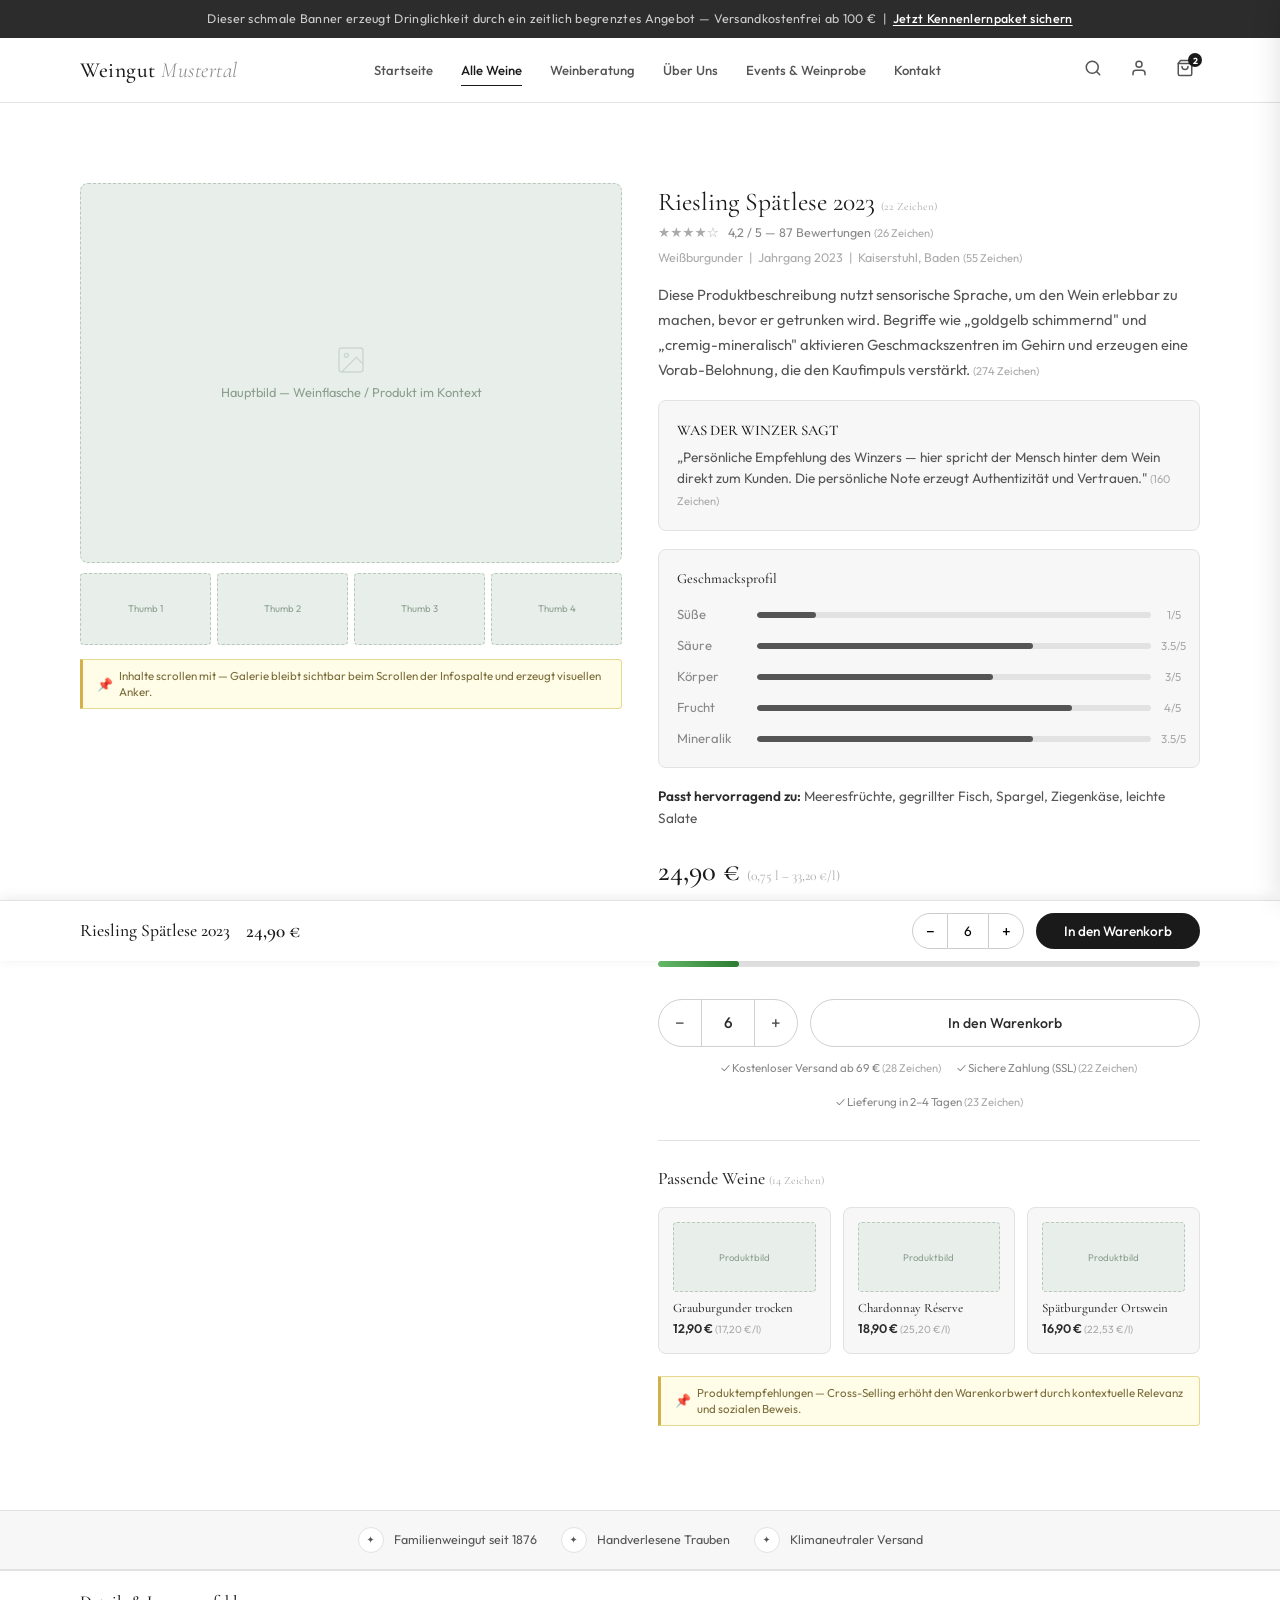
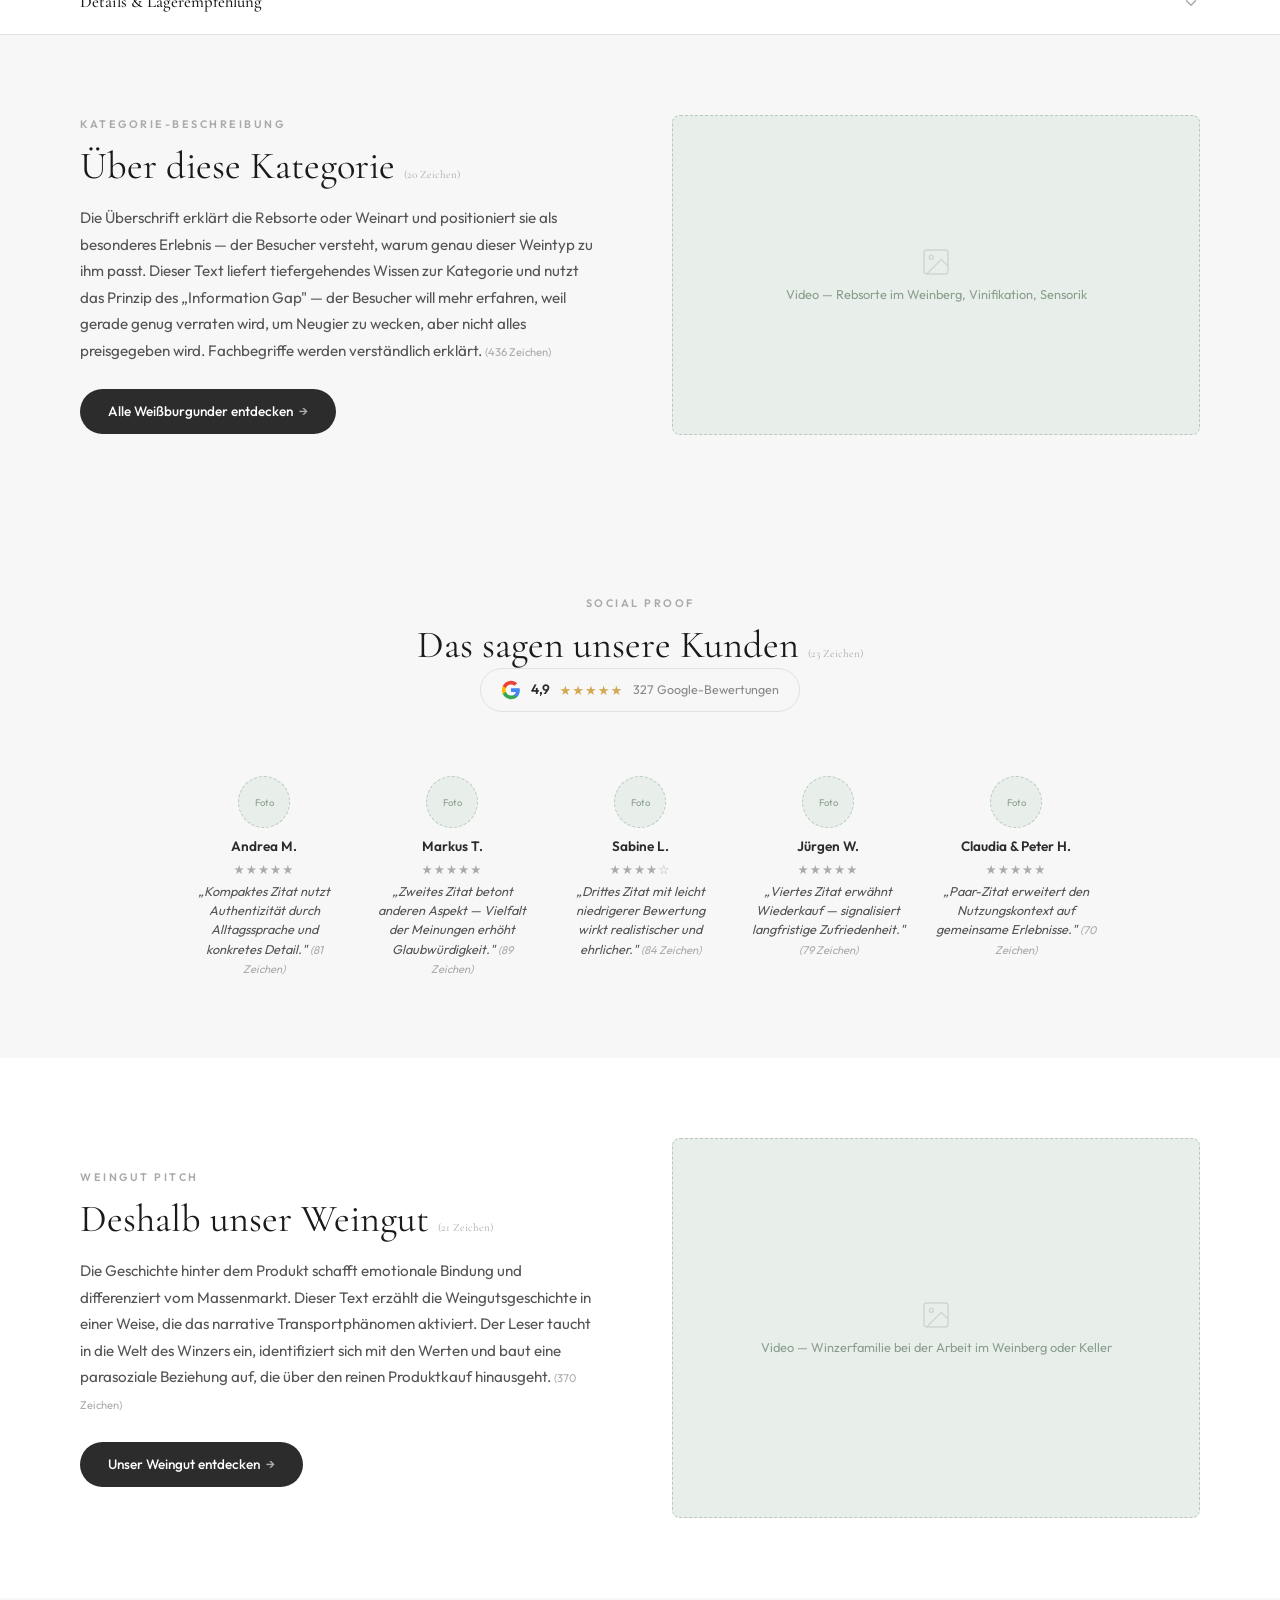
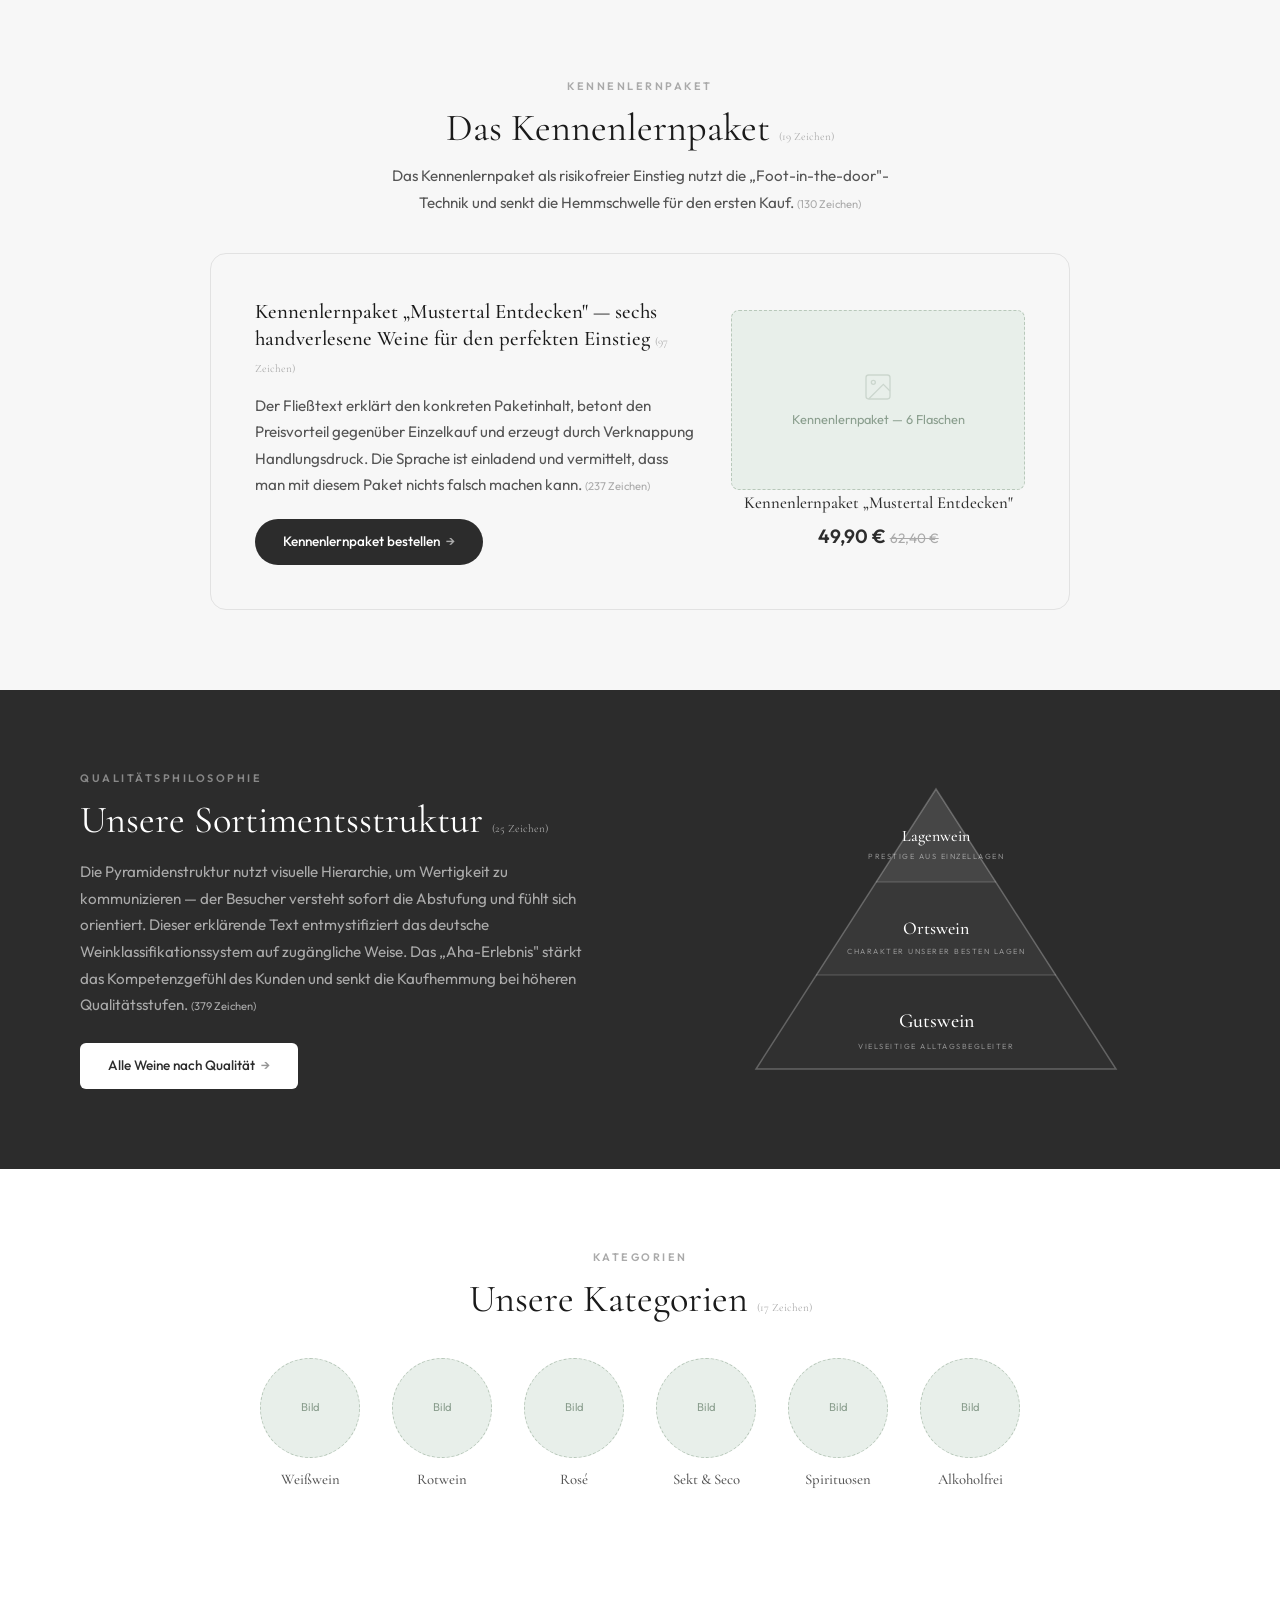
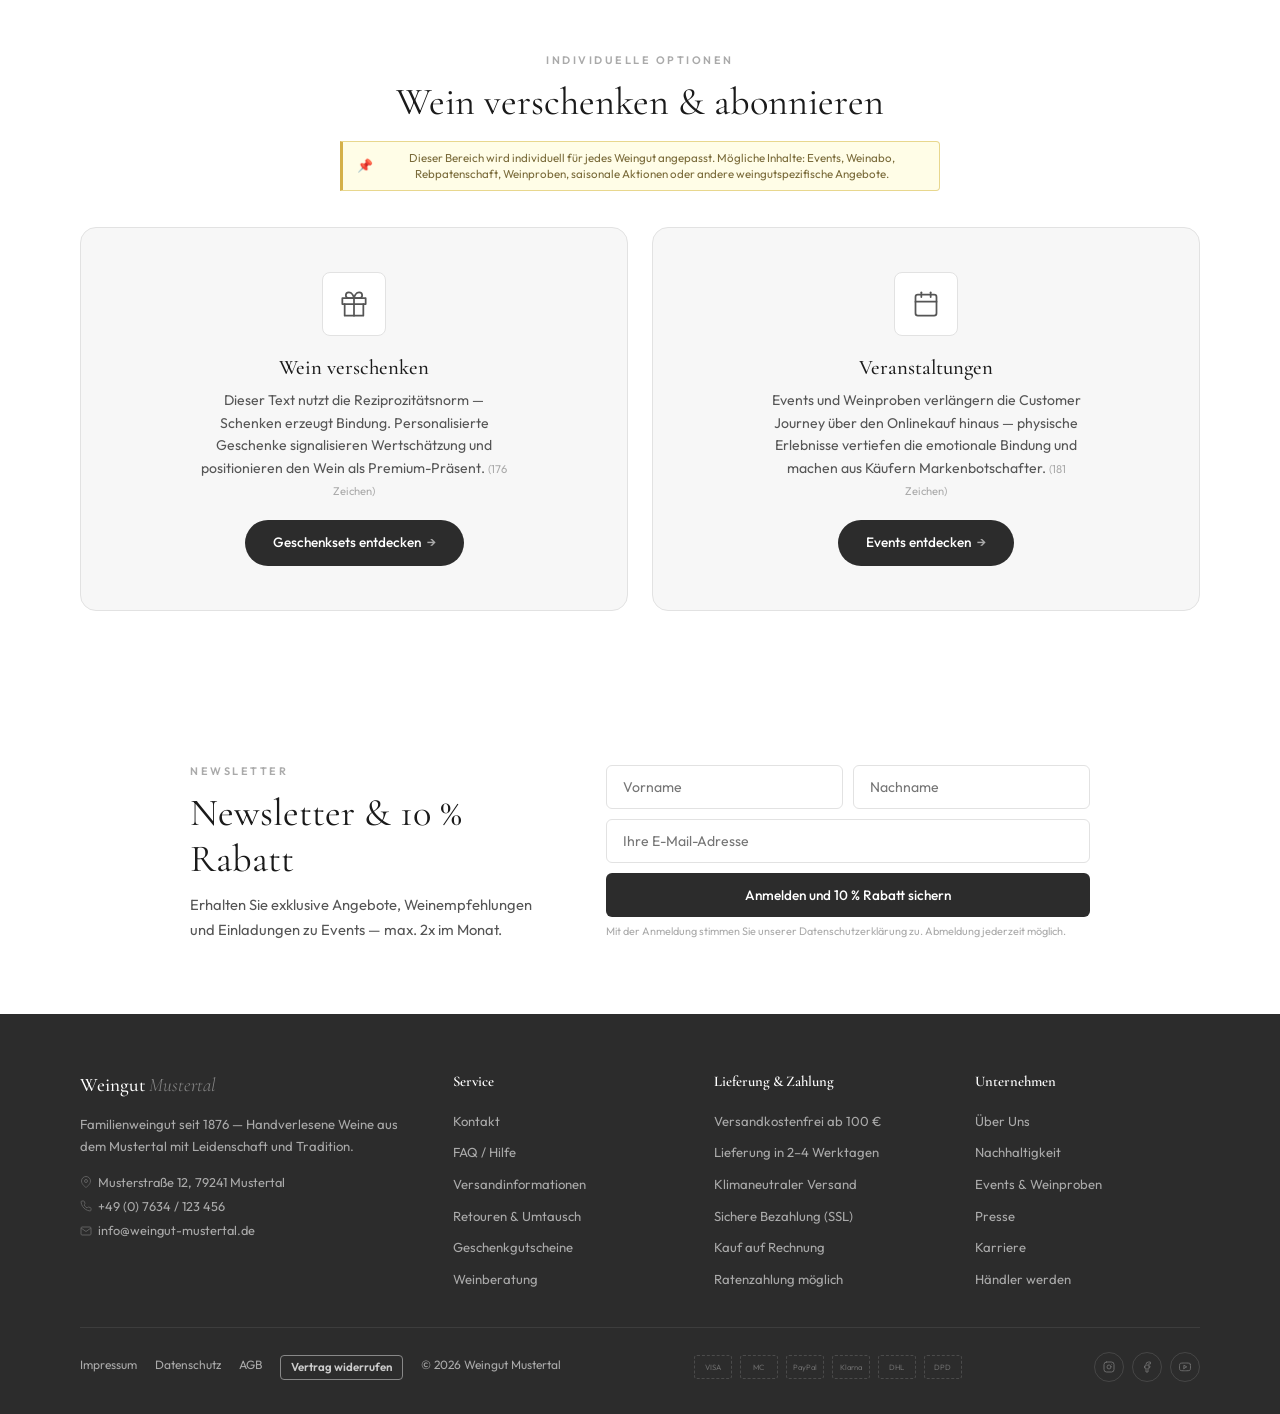
<file: produktseite.html>
<!DOCTYPE html>
<html lang="de">
<head>
  <meta charset="UTF-8">
  <meta name="viewport" content="width=device-width, initial-scale=1.0">
  <title>Weingut Mustertal — Produktseite | Wireframe</title>
  <link href="https://fonts.googleapis.com/css2?family=Cormorant+Garamond:ital,wght@0,300;0,400;0,500;0,600;0,700;1,300;1,400&family=Outfit:wght@300;400;500;600;700&display=swap" rel="stylesheet">
  <link rel="stylesheet" href="styles.css">
</head>
<body>

<!-- ============================================================
     1. ANNOUNCEMENT BAR
     ============================================================ -->
<div class="announcement">
  Dieser schmale Banner erzeugt Dringlichkeit durch ein zeitlich begrenztes Angebot — Versandkostenfrei ab 100 € &nbsp;|&nbsp; <a href="#">Jetzt Kennenlernpaket sichern</a>
</div>

<!-- ============================================================
     2. HEADER
     ============================================================ -->
<header class="header">
  <div class="header__inner">
    <a href="index.html" class="header__logo">Weingut <em>Mustertal</em></a>
    <ul class="header__nav">
      <li><a href="index.html">Startseite</a></li>
      <li class="active">
        <a href="weine.html">Alle Weine</a>
        <!-- Mega Menu — 4 Spalten + Produkt-Teaser -->
        <div class="mega">
          <div class="mega__grid mega__grid--wide">
            <div class="mega__col">
              <h4>Sortiment</h4>
              <ul>
                <li><a href="kategorie.html">Weißweine</a></li>
                <li><a href="kategorie.html">Rotweine</a></li>
                <li><a href="kategorie.html">Rosé</a></li>
                <li><a href="kategorie.html">Sekt & Secco</a></li>
                <li><a href="kategorie.html">Spirituosen</a></li>
                <li><a href="kategorie.html">Alkoholfrei</a></li>
                <li><a href="weine.html">Alle Weine</a></li>
              </ul>
            </div>
            <div class="mega__col">
              <h4>Terroir</h4>
              <ul>
                <li><a href="kategorie.html">Unsere Böden</a></li>
                <li><a href="kategorie.html">Muschelkalk</a></li>
                <li><a href="kategorie.html">Löss & Lehm</a></li>
                <li><a href="kategorie.html">Einzellagen</a></li>
                <li><a href="kategorie.html">Lagenkarte</a></li>
              </ul>
            </div>
            <div class="mega__col">
              <h4>Sonstiges</h4>
              <ul>
                <li><a href="kategorie.html">Neuheiten</a></li>
                <li><a href="kategorie.html">Bestseller</a></li>
                <li><a href="kategorie.html">Kennenlernpakete</a></li>
                <li><a href="kategorie.html">Geschenksets</a></li>
                <li><a href="kategorie.html">Wein im Abo</a></li>
              </ul>
            </div>
            <div class="mega__col">
              <h4>Qualitätsstufen</h4>
              <ul>
                <li><a href="kategorie.html">Gutswein</a></li>
                <li><a href="kategorie.html">Ortswein</a></li>
                <li><a href="kategorie.html">Lagenwein</a></li>
                <li><a href="kategorie.html">Große Gewächse</a></li>
              </ul>
            </div>
            <div class="mega__col">
              <div class="mega__product">
                <div class="ph" style="height:90px">
                  <svg viewBox="0 0 24 24" fill="none" stroke="currentColor" stroke-width="1"><rect x="3" y="3" width="18" height="18" rx="2"/><line x1="3" y1="9" x2="21" y2="9"/></svg>
                  <span>Paket-Teaser</span>
                </div>
                <div class="mega__product-name">Kennenlernpaket</div>
                <div class="mega__product-price">49,90 €</div>
              </div>
            </div>
          </div>
        </div>
      </li>
      <li><a href="weinberatung.html">Weinberatung</a></li>
      <li><a href="ueber-uns.html">Über Uns</a></li>
      <li><a href="events.html">Events &amp; Weinprobe</a></li>
      <li><a href="kontakt.html">Kontakt</a></li>
    </ul>
    <button class="header__burger" aria-label="Menü" onclick="toggleMobileNav()">
      <span></span><span></span><span></span>
    </button>
    <div class="header__icons">
      <!-- Search -->
      <button aria-label="Suche">
        <svg viewBox="0 0 24 24" fill="none" stroke="currentColor" stroke-width="2" stroke-linecap="round"><circle cx="11" cy="11" r="8"/><line x1="21" y1="21" x2="16.65" y2="16.65"/></svg>
      </button>
      <!-- Profile -->
      <button aria-label="Mein Konto">
        <svg viewBox="0 0 24 24" fill="none" stroke="currentColor" stroke-width="2" stroke-linecap="round"><path d="M20 21v-2a4 4 0 0 0-4-4H8a4 4 0 0 0-4 4v2"/><circle cx="12" cy="7" r="4"/></svg>
      </button>
      <!-- Cart -->
      <button aria-label="Warenkorb" onclick="openCartDrawer()">
        <svg viewBox="0 0 24 24" fill="none" stroke="currentColor" stroke-width="2" stroke-linecap="round"><path d="M6 2L3 6v14a2 2 0 0 0 2 2h14a2 2 0 0 0 2-2V6l-3-4z"/><line x1="3" y1="6" x2="21" y2="6"/><path d="M16 10a4 4 0 0 1-8 0"/></svg>
        <span class="cart-badge">2</span>
      </button>
    </div>
  </div>
</header>

<nav class="mobile-nav" id="mobile-nav">
  <div class="mobile-nav__links">
    <a href="index.html">Startseite</a>
    <a href="weine.html">Alle Weine</a>
    <a href="weinberatung.html">Weinberatung</a>
    <a href="ueber-uns.html">Über Uns</a>
    <a href="events.html">Events &amp; Weinprobe</a>
    <a href="kontakt.html">Kontakt</a>
  </div>
</nav>

<!-- ============================================================
     3. PRODUCT DETAIL SECTION
     ============================================================ -->
<section class="section fade-in">
  <div class="container">
    <div class="pd">
      <!-- LEFT COLUMN — Gallery (sticky) -->
      <div>
        <div style="position:sticky;top:90px;">
          <div class="ph-img pd__main-img" style="height:380px;position:relative;">
            <svg viewBox="0 0 24 24" fill="none" stroke="currentColor" stroke-width="1"><rect x="3" y="3" width="18" height="18" rx="2"/><circle cx="8.5" cy="8.5" r="1.5"/><path d="M21 15l-5-5L5 21"/></svg>
            <span>Hauptbild — Weinflasche / Produkt im Kontext</span>
          </div>
          <div class="pd__thumbs">
            <div class="ph-img pd__thumb">
              <span style="font-size:0.6rem;">Thumb 1</span>
            </div>
            <div class="ph-img pd__thumb">
              <span style="font-size:0.6rem;">Thumb 2</span>
            </div>
            <div class="ph-img pd__thumb">
              <span style="font-size:0.6rem;">Thumb 3</span>
            </div>
            <div class="ph-img pd__thumb">
              <span style="font-size:0.6rem;">Thumb 4</span>
            </div>
          </div>
          <div class="note">Inhalte scrollen mit — Galerie bleibt sichtbar beim Scrollen der Infospalte und erzeugt visuellen Anker.</div>
        </div>
      </div>

      <!-- CENTER COLUMN — Product Info -->
      <div class="pd__info">
        <h1 class="pd__title">
          Riesling Spätlese 2023
          <span class="char">(22 Zeichen)</span>
        </h1>
        <div class="pd__stars">
          &#9733;&#9733;&#9733;&#9733;&#9734; &nbsp;
          <span style="font-size:0.78rem;color:var(--gray-500);">4,2 / 5 — 87 Bewertungen <span class="char">(26 Zeichen)</span></span>
        </div>
        <div class="pd__meta">
          Weißburgunder &nbsp;|&nbsp; Jahrgang 2023 &nbsp;|&nbsp; Kaiserstuhl, Baden
          <span class="char">(55 Zeichen)</span>
        </div>
        <p class="pd__desc">
          Diese Produktbeschreibung nutzt sensorische Sprache, um den Wein erlebbar zu machen, bevor er getrunken wird. Begriffe wie „goldgelb schimmernd" und „cremig-mineralisch" aktivieren Geschmackszentren im Gehirn und erzeugen eine Vorab-Belohnung, die den Kaufimpuls verstärkt.
          <span class="char">(274 Zeichen)</span>
        </p>

        <!-- WAS DER WINZER SAGT -->
        <div class="pd__even">
          <h4>WAS DER WINZER SAGT</h4>
          <p>
            „Persönliche Empfehlung des Winzers — hier spricht der Mensch hinter dem Wein direkt zum Kunden. Die persönliche Note erzeugt Authentizität und Vertrauen."
            <span class="char">(160 Zeichen)</span>
          </p>
        </div>

        <!-- Geschmacksprofil — Skalen -->
        <div style="margin-bottom:18px;padding:18px;background:var(--gray-50);border:1px solid var(--gray-200);border-radius:var(--r);">
          <h4 style="font-size:0.88rem;margin-bottom:14px;">Geschmacksprofil</h4>
          <div style="display:flex;flex-direction:column;gap:10px;">
            <div style="display:flex;align-items:center;gap:10px;font-size:0.82rem;">
              <span style="width:70px;color:var(--gray-500);flex-shrink:0;">Süße</span>
              <div style="flex:1;height:6px;background:var(--gray-200);border-radius:3px;overflow:hidden;">
                <div style="width:15%;height:100%;background:var(--gray-700);border-radius:3px;"></div>
              </div>
              <span style="width:20px;text-align:right;color:var(--gray-400);font-size:0.72rem;">1/5</span>
            </div>
            <div style="display:flex;align-items:center;gap:10px;font-size:0.82rem;">
              <span style="width:70px;color:var(--gray-500);flex-shrink:0;">Säure</span>
              <div style="flex:1;height:6px;background:var(--gray-200);border-radius:3px;overflow:hidden;">
                <div style="width:70%;height:100%;background:var(--gray-700);border-radius:3px;"></div>
              </div>
              <span style="width:20px;text-align:right;color:var(--gray-400);font-size:0.72rem;">3.5/5</span>
            </div>
            <div style="display:flex;align-items:center;gap:10px;font-size:0.82rem;">
              <span style="width:70px;color:var(--gray-500);flex-shrink:0;">Körper</span>
              <div style="flex:1;height:6px;background:var(--gray-200);border-radius:3px;overflow:hidden;">
                <div style="width:60%;height:100%;background:var(--gray-700);border-radius:3px;"></div>
              </div>
              <span style="width:20px;text-align:right;color:var(--gray-400);font-size:0.72rem;">3/5</span>
            </div>
            <div style="display:flex;align-items:center;gap:10px;font-size:0.82rem;">
              <span style="width:70px;color:var(--gray-500);flex-shrink:0;">Frucht</span>
              <div style="flex:1;height:6px;background:var(--gray-200);border-radius:3px;overflow:hidden;">
                <div style="width:80%;height:100%;background:var(--gray-700);border-radius:3px;"></div>
              </div>
              <span style="width:20px;text-align:right;color:var(--gray-400);font-size:0.72rem;">4/5</span>
            </div>
            <div style="display:flex;align-items:center;gap:10px;font-size:0.82rem;">
              <span style="width:70px;color:var(--gray-500);flex-shrink:0;">Mineralik</span>
              <div style="flex:1;height:6px;background:var(--gray-200);border-radius:3px;overflow:hidden;">
                <div style="width:70%;height:100%;background:var(--gray-700);border-radius:3px;"></div>
              </div>
              <span style="width:20px;text-align:right;color:var(--gray-400);font-size:0.72rem;">3.5/5</span>
            </div>
          </div>
        </div>

        <!-- Passt hervorragend zu -->
        <div style="margin-bottom:18px;font-size:0.85rem;">
          <span style="font-weight:600;">Passt hervorragend zu:</span>
          <span style="color:var(--gray-700);"> Meeresfrüchte, gegrillter Fisch, Spargel, Ziegenkäse, leichte Salate</span>
        </div>

        <!-- Price -->
        <div class="pd__price">24,90 € <span style="font-size:0.85rem;font-weight:400;color:var(--gray-400);">(0,75 l &ndash; 33,20 €/l)</span></div>
        <div class="pd__legal">inkl. MwSt., zzgl. <a href="#">Versandkosten</a> · Enthält Sulfite</div>

        <div class="shipping-bar" style="margin-bottom:18px;">
          <div class="shipping-bar__text">Noch <strong>85,10 &euro;</strong> bis Versandkostenfrei</div>
          <div class="shipping-bar__track">
            <div class="shipping-bar__fill" style="width:15%"></div>
          </div>
        </div>

        <!-- Quantity Selector + Add to Cart -->
        <div class="pd__cart-row">
          <div class="pd__qty">
            <button type="button" onclick="this.nextElementSibling.stepDown()">&#8722;</button>
            <input type="number" value="6" min="1" max="99">
            <button type="button" onclick="this.previousElementSibling.stepUp()">&#43;</button>
          </div>
          <button type="button" class="pd__add-btn" onclick="openCartDrawer()">In den Warenkorb</button>
        </div>

        <!-- Trust Badges -->
        <div style="display:flex;gap:16px;justify-content:center;flex-wrap:wrap;font-size:0.72rem;color:var(--gray-500);">
          <span>&#10003; Kostenloser Versand ab 69 € <span class="char">(28 Zeichen)</span></span>
          <span>&#10003; Sichere Zahlung (SSL) <span class="char">(22 Zeichen)</span></span>
          <span>&#10003; Lieferung in 2–4 Tagen <span class="char">(23 Zeichen)</span></span>
        </div>

        <!-- Passende Weine — Cross-Selling -->
        <div style="margin-top:28px;padding-top:24px;border-top:1px solid var(--gray-200);">
          <h4 style="margin-bottom:14px;">
            Passende Weine
            <span class="char">(14 Zeichen)</span>
          </h4>
          <div style="display:grid;grid-template-columns:repeat(3,1fr);gap:12px;">
            <div class="pd__side-card">
              <div class="ph-img" style="height:70px;border-radius:4px;margin-bottom:6px;">
                <span style="font-size:0.6rem;">Produktbild</span>
              </div>
              <div class="pname">Grauburgunder trocken</div>
              <div class="pprice">12,90 € <span style="font-weight:400;color:var(--gray-400);font-size:0.65rem;">(17,20 €/l)</span></div>
            </div>
            <div class="pd__side-card">
              <div class="ph-img" style="height:70px;border-radius:4px;margin-bottom:6px;">
                <span style="font-size:0.6rem;">Produktbild</span>
              </div>
              <div class="pname">Chardonnay Réserve</div>
              <div class="pprice">18,90 € <span style="font-weight:400;color:var(--gray-400);font-size:0.65rem;">(25,20 €/l)</span></div>
            </div>
            <div class="pd__side-card">
              <div class="ph-img" style="height:70px;border-radius:4px;margin-bottom:6px;">
                <span style="font-size:0.6rem;">Produktbild</span>
              </div>
              <div class="pname">Spätburgunder Ortswein</div>
              <div class="pprice">16,90 € <span style="font-weight:400;color:var(--gray-400);font-size:0.65rem;">(22,53 €/l)</span></div>
            </div>
          </div>
          <div class="note" style="margin-top:12px;">Produktempfehlungen — Cross-Selling erhöht den Warenkorbwert durch kontextuelle Relevanz und sozialen Beweis.</div>
        </div>
      </div>
    </div>
  </div>
</section>

<!-- ============================================================
     5. USP BAR
     ============================================================ -->
<div class="usp fade-in" style="padding:16px 0;">
  <div class="container">
    <div class="usp__inner" style="gap:24px;">
      <div class="usp__item" style="font-size:0.78rem;">
        <div class="usp__icon" style="width:26px;height:26px;font-size:0.6rem;">&#10022;</div>
        <span>Familienweingut seit 1876</span>
      </div>
      <div class="usp__item" style="font-size:0.78rem;">
        <div class="usp__icon" style="width:26px;height:26px;font-size:0.6rem;">&#10022;</div>
        <span>Handverlesene Trauben</span>
      </div>
      <div class="usp__item" style="font-size:0.78rem;">
        <div class="usp__icon" style="width:26px;height:26px;font-size:0.6rem;">&#10022;</div>
        <span>Klimaneutraler Versand</span>
      </div>
    </div>
  </div>
</div>

<!-- ============================================================
     5b. DETAILS & LAGEREMPFEHLUNG (ausklappbar, 4 Spalten)
     ============================================================ -->
<div class="fade-in" style="border-top:1px solid var(--gray-200);border-bottom:1px solid var(--gray-200);">
  <div class="container">
    <details>
      <summary style="padding:18px 0;font-family:var(--font-display);font-weight:500;font-size:1.05rem;cursor:pointer;display:flex;justify-content:space-between;align-items:center;list-style:none;color:var(--black);">
        Details & Lagerempfehlung
        <svg viewBox="0 0 24 24" fill="none" stroke="currentColor" stroke-width="2" stroke-linecap="round" style="width:18px;height:18px;color:var(--gray-400);transition:transform 0.2s;"><polyline points="6 9 12 15 18 9"/></svg>
      </summary>
      <div style="padding:0 0 24px;display:grid;grid-template-columns:repeat(4,1fr);gap:0;">
        <div style="padding:0 24px 0 0;">
          <h5 style="font-size:0.72rem;text-transform:uppercase;letter-spacing:0.08em;color:var(--gray-400);margin-bottom:10px;font-weight:600;">Weindetails</h5>
          <div style="display:flex;flex-direction:column;gap:5px;font-size:0.8rem;">
            <div style="display:flex;justify-content:space-between;"><span style="color:var(--gray-500);">Rebsorte</span><span>Riesling</span></div>
            <div style="display:flex;justify-content:space-between;"><span style="color:var(--gray-500);">Jahrgang</span><span>2023</span></div>
            <div style="display:flex;justify-content:space-between;"><span style="color:var(--gray-500);">Qualität</span><span>Spätlese</span></div>
            <div style="display:flex;justify-content:space-between;"><span style="color:var(--gray-500);">Geschmack</span><span>Trocken</span></div>
            <div style="display:flex;justify-content:space-between;"><span style="color:var(--gray-500);">Lage</span><span>Kaiserstuhl</span></div>
          </div>
        </div>
        <div style="padding:0 24px;border-left:1px solid var(--gray-200);">
          <h5 style="font-size:0.72rem;text-transform:uppercase;letter-spacing:0.08em;color:var(--gray-400);margin-bottom:10px;font-weight:600;">Analytik</h5>
          <div style="display:flex;flex-direction:column;gap:5px;font-size:0.8rem;">
            <div style="display:flex;justify-content:space-between;"><span style="color:var(--gray-500);">Alkohol</span><span>12,5 % vol.</span></div>
            <div style="display:flex;justify-content:space-between;"><span style="color:var(--gray-500);">Restzucker</span><span>6,2 g/l</span></div>
            <div style="display:flex;justify-content:space-between;"><span style="color:var(--gray-500);">Säure</span><span>7,4 g/l</span></div>
            <div style="display:flex;justify-content:space-between;"><span style="color:var(--gray-500);">Boden</span><span>Muschelkalk</span></div>
            <div style="display:flex;justify-content:space-between;"><span style="color:var(--gray-500);">Ausbau</span><span>Edelstahl</span></div>
          </div>
        </div>
        <div style="padding:0 24px;border-left:1px solid var(--gray-200);">
          <h5 style="font-size:0.72rem;text-transform:uppercase;letter-spacing:0.08em;color:var(--gray-400);margin-bottom:10px;font-weight:600;">Lagerung</h5>
          <div style="display:flex;flex-direction:column;gap:5px;font-size:0.8rem;">
            <div style="display:flex;justify-content:space-between;"><span style="color:var(--gray-500);">Temperatur</span><span>8–10 °C</span></div>
            <div style="display:flex;justify-content:space-between;"><span style="color:var(--gray-500);">Trinkreife</span><span>2024–2028</span></div>
            <div style="display:flex;justify-content:space-between;"><span style="color:var(--gray-500);">Lagerfähig</span><span>5–8 Jahre</span></div>
            <div style="display:flex;justify-content:space-between;"><span style="color:var(--gray-500);">Lagerung</span><span>Liegend, dunkel</span></div>
            <div style="display:flex;justify-content:space-between;"><span style="color:var(--gray-500);">Dekantieren</span><span>Nicht nötig</span></div>
          </div>
        </div>
        <div style="padding:0 0 0 24px;border-left:1px solid var(--gray-200);">
          <h5 style="font-size:0.72rem;text-transform:uppercase;letter-spacing:0.08em;color:var(--gray-400);margin-bottom:10px;font-weight:600;">Verpackung</h5>
          <div style="display:flex;flex-direction:column;gap:5px;font-size:0.8rem;">
            <div style="display:flex;justify-content:space-between;"><span style="color:var(--gray-500);">Inhalt</span><span>0,75 l</span></div>
            <div style="display:flex;justify-content:space-between;"><span style="color:var(--gray-500);">Verschluss</span><span>Naturkork</span></div>
            <div style="display:flex;justify-content:space-between;"><span style="color:var(--gray-500);">Allergene</span><span>Enthält Sulfite</span></div>
            <div style="display:flex;justify-content:space-between;"><span style="color:var(--gray-500);">Abfüller</span><span>Weingut Mustertal, 65366 Musterstadt</span></div>
            <div style="display:flex;justify-content:space-between;"><span style="color:var(--gray-500);">Zutaten</span><span>Trauben, Sulfite</span></div>
            <div style="display:flex;justify-content:space-between;"><span style="color:var(--gray-500);">EAN</span><span>4012345678901</span></div>
            <div style="display:flex;justify-content:space-between;"><span style="color:var(--gray-500);">Art.-Nr.</span><span>WM-RIE-23-SL</span></div>
          </div>
        </div>
      </div>
    </details>
  </div>
</div>

<!-- ============================================================
     6. KATEGORIE-SPEZIFISCHE BESCHREIBUNG
     ============================================================ -->
<section class="section section--alt fade-in">
  <div class="container">
    <div class="grid-2">
      <div>
        <span class="label">Kategorie-Beschreibung</span>
        <h2>
          Über diese Kategorie
          <span class="char">(20 Zeichen)</span>
        </h2>
        <p class="body-text" style="margin-top:16px;">
          Die Überschrift erklärt die Rebsorte oder Weinart und positioniert sie als besonderes Erlebnis — der Besucher versteht, warum genau dieser Weintyp zu ihm passt. Dieser Text liefert tiefergehendes Wissen zur Kategorie und nutzt das Prinzip des „Information Gap" — der Besucher will mehr erfahren, weil gerade genug verraten wird, um Neugier zu wecken, aber nicht alles preisgegeben wird. Fachbegriffe werden verständlich erklärt.
          <span class="char">(436 Zeichen)</span>
        </p>
        <a href="kategorie.html" class="btn btn--dark" style="margin-top:24px;">Alle Weißburgunder entdecken</a>
      </div>
      <div class="ph-img" style="height:320px;position:relative;">
        <svg viewBox="0 0 24 24" fill="none" stroke="#8A9E8E" stroke-width="1"><rect x="3" y="3" width="18" height="18" rx="2"/><circle cx="8.5" cy="8.5" r="1.5"/><path d="M21 15l-5-5L5 21"/></svg>
        <span>Video — Rebsorte im Weinberg, Vinifikation, Sensorik</span>
      </div>
    </div>
  </div>
</section>

<!-- ============================================================
     7. SOCIAL PROOF
     ============================================================ -->
<section class="section section--alt fade-in">
  <div class="container" style="text-align:center;">
    <span class="label">Social Proof</span>
    <h2>
      Das sagen unsere Kunden
      <span class="char">(23 Zeichen)</span>
    </h2>
    <div style="display:inline-flex;align-items:center;gap:10px;margin-bottom:28px;padding:10px 20px;background:var(--gray-50);border:1px solid var(--gray-200);border-radius:24px;">
      <svg viewBox="0 0 24 24" width="20" height="20" style="flex-shrink:0;">
        <path d="M22.56 12.25c0-.78-.07-1.53-.2-2.25H12v4.26h5.92a5.06 5.06 0 0 1-2.2 3.32v2.77h3.57c2.08-1.92 3.28-4.74 3.28-8.1z" fill="#4285F4"/>
        <path d="M12 23c2.97 0 5.46-.98 7.28-2.66l-3.57-2.77c-.98.66-2.23 1.06-3.71 1.06-2.86 0-5.29-1.93-6.16-4.53H2.18v2.84C3.99 20.53 7.7 23 12 23z" fill="#34A853"/>
        <path d="M5.84 14.09c-.22-.66-.35-1.36-.35-2.09s.13-1.43.35-2.09V7.07H2.18C1.43 8.55 1 10.22 1 12s.43 3.45 1.18 4.93l2.85-2.22.81-.62z" fill="#FBBC05"/>
        <path d="M12 5.38c1.62 0 3.06.56 4.21 1.64l3.15-3.15C17.45 2.09 14.97 1 12 1 7.7 1 3.99 3.47 2.18 7.07l3.66 2.84c.87-2.6 3.3-4.53 6.16-4.53z" fill="#EA4335"/>
      </svg>
      <span style="font-size:0.85rem;font-weight:600;color:var(--gray-900);">4,9</span>
      <span style="color:#D4A853;letter-spacing:1px;font-size:0.82rem;">&#9733;&#9733;&#9733;&#9733;&#9733;</span>
      <span style="font-size:0.78rem;color:var(--gray-500);">327 Google-Bewertungen</span>
    </div>
    <div style="display:flex;justify-content:center;gap:28px;margin-top:36px;flex-wrap:wrap;">
      <!-- Avatar 1 -->
      <div style="text-align:center;max-width:160px;">
        <div class="tcard__avatar" style="margin:0 auto 8px;width:52px;height:52px;background:#E8EFEA;border:1.5px dashed #B8C8BA;color:#8A9E8E;font-size:0.6rem;">Foto</div>
        <div style="font-weight:600;font-size:0.85rem;">Andrea M.</div>
        <div style="color:var(--gray-400);font-size:0.78rem;letter-spacing:1px;margin:2px 0;">&#9733;&#9733;&#9733;&#9733;&#9733;</div>
        <p style="font-size:0.8rem;color:var(--gray-700);font-style:italic;line-height:1.5;">
          „Kompaktes Zitat nutzt Authentizität durch Alltagssprache und konkretes Detail."
          <span class="char">(81 Zeichen)</span>
        </p>
      </div>
      <!-- Avatar 2 -->
      <div style="text-align:center;max-width:160px;">
        <div class="tcard__avatar" style="margin:0 auto 8px;width:52px;height:52px;background:#E8EFEA;border:1.5px dashed #B8C8BA;color:#8A9E8E;font-size:0.6rem;">Foto</div>
        <div style="font-weight:600;font-size:0.85rem;">Markus T.</div>
        <div style="color:var(--gray-400);font-size:0.78rem;letter-spacing:1px;margin:2px 0;">&#9733;&#9733;&#9733;&#9733;&#9733;</div>
        <p style="font-size:0.8rem;color:var(--gray-700);font-style:italic;line-height:1.5;">
          „Zweites Zitat betont anderen Aspekt — Vielfalt der Meinungen erhöht Glaubwürdigkeit."
          <span class="char">(89 Zeichen)</span>
        </p>
      </div>
      <!-- Avatar 3 -->
      <div style="text-align:center;max-width:160px;">
        <div class="tcard__avatar" style="margin:0 auto 8px;width:52px;height:52px;background:#E8EFEA;border:1.5px dashed #B8C8BA;color:#8A9E8E;font-size:0.6rem;">Foto</div>
        <div style="font-weight:600;font-size:0.85rem;">Sabine L.</div>
        <div style="color:var(--gray-400);font-size:0.78rem;letter-spacing:1px;margin:2px 0;">&#9733;&#9733;&#9733;&#9733;&#9734;</div>
        <p style="font-size:0.8rem;color:var(--gray-700);font-style:italic;line-height:1.5;">
          „Drittes Zitat mit leicht niedrigerer Bewertung wirkt realistischer und ehrlicher."
          <span class="char">(84 Zeichen)</span>
        </p>
      </div>
      <!-- Avatar 4 -->
      <div style="text-align:center;max-width:160px;">
        <div class="tcard__avatar" style="margin:0 auto 8px;width:52px;height:52px;background:#E8EFEA;border:1.5px dashed #B8C8BA;color:#8A9E8E;font-size:0.6rem;">Foto</div>
        <div style="font-weight:600;font-size:0.85rem;">Jürgen W.</div>
        <div style="color:var(--gray-400);font-size:0.78rem;letter-spacing:1px;margin:2px 0;">&#9733;&#9733;&#9733;&#9733;&#9733;</div>
        <p style="font-size:0.8rem;color:var(--gray-700);font-style:italic;line-height:1.5;">
          „Viertes Zitat erwähnt Wiederkauf — signalisiert langfristige Zufriedenheit."
          <span class="char">(79 Zeichen)</span>
        </p>
      </div>
      <!-- Avatar 5 -->
      <div style="text-align:center;max-width:160px;">
        <div class="tcard__avatar" style="margin:0 auto 8px;width:52px;height:52px;background:#E8EFEA;border:1.5px dashed #B8C8BA;color:#8A9E8E;font-size:0.6rem;">Foto</div>
        <div style="font-weight:600;font-size:0.85rem;">Claudia & Peter H.</div>
        <div style="color:var(--gray-400);font-size:0.78rem;letter-spacing:1px;margin:2px 0;">&#9733;&#9733;&#9733;&#9733;&#9733;</div>
        <p style="font-size:0.8rem;color:var(--gray-700);font-style:italic;line-height:1.5;">
          „Paar-Zitat erweitert den Nutzungskontext auf gemeinsame Erlebnisse."
          <span class="char">(70 Zeichen)</span>
        </p>
      </div>
    </div>
  </div>
</section>

<!-- ============================================================
     9. WEINGUT PITCH
     ============================================================ -->
<section class="section fade-in">
  <div class="container">
    <div class="grid-2">
      <div>
        <span class="label">Weingut Pitch</span>
        <h2>
          Deshalb unser Weingut
          <span class="char">(21 Zeichen)</span>
        </h2>
        <p class="body-text" style="margin-top:16px;">
          Die Geschichte hinter dem Produkt schafft emotionale Bindung und differenziert vom Massenmarkt. Dieser Text erzählt die Weingutsgeschichte in einer Weise, die das narrative Transportphänomen aktiviert. Der Leser taucht in die Welt des Winzers ein, identifiziert sich mit den Werten und baut eine parasoziale Beziehung auf, die über den reinen Produktkauf hinausgeht.
          <span class="char">(370 Zeichen)</span>
        </p>
        <a href="ueber-uns.html" class="btn btn--dark" style="margin-top:24px;">Unser Weingut entdecken</a>
      </div>
      <div class="ph-img" style="height:380px;position:relative;">
        <svg viewBox="0 0 24 24" fill="none" stroke="#8A9E8E" stroke-width="1"><rect x="3" y="3" width="18" height="18" rx="2"/><circle cx="8.5" cy="8.5" r="1.5"/><path d="M21 15l-5-5L5 21"/></svg>
        <span>Video — Winzerfamilie bei der Arbeit im Weinberg oder Keller</span>
      </div>
    </div>
  </div>
</section>

<!-- ============================================================
     10. KENNENLERNPAKET PITCH
     ============================================================ -->
<section class="section section--alt fade-in">
  <div class="container" style="text-align:center;">
    <span class="label">Kennenlernpaket</span>
    <h2>
      Das Kennenlernpaket
      <span class="char">(19 Zeichen)</span>
    </h2>
    <p class="body-text" style="margin:12px auto 0;text-align:center;">
      Das Kennenlernpaket als risikofreier Einstieg nutzt die „Foot-in-the-door"-Technik und senkt die Hemmschwelle für den ersten Kauf.
      <span class="char">(130 Zeichen)</span>
    </p>
    <div class="kp" style="margin-top:36px;">
      <div class="kp__grid">
        <div style="text-align:left;">
          <h3>
            Kennenlernpaket „Mustertal Entdecken" — sechs handverlesene Weine für den perfekten Einstieg
            <span class="char">(97 Zeichen)</span>
          </h3>
          <p class="body-text" style="margin-top:14px;">
            Der Fließtext erklärt den konkreten Paketinhalt, betont den Preisvorteil gegenüber Einzelkauf und erzeugt durch Verknappung Handlungsdruck. Die Sprache ist einladend und vermittelt, dass man mit diesem Paket nichts falsch machen kann.
            <span class="char">(237 Zeichen)</span>
          </p>
          <a href="produktseite.html" class="btn btn--dark" style="margin-top:20px;">Kennenlernpaket bestellen</a>
        </div>
        <div class="kp__product">
          <div class="ph-img" style="height:180px;border-radius:var(--r);">
            <svg viewBox="0 0 24 24" fill="none" stroke="#8A9E8E" stroke-width="1"><rect x="3" y="3" width="18" height="18" rx="2"/><circle cx="8.5" cy="8.5" r="1.5"/><path d="M21 15l-5-5L5 21"/></svg>
            <span>Kennenlernpaket — 6 Flaschen</span>
          </div>
          <div class="kp__product-name">Kennenlernpaket „Mustertal Entdecken"</div>
          <div class="kp__product-price">49,90 € <span style="text-decoration:line-through;color:var(--gray-400);font-size:0.85rem;font-weight:400;">62,40 €</span></div>
        </div>
      </div>
    </div>
  </div>
</section>

<!-- ============================================================
     11. QUALITÄTSPYRAMIDE
     ============================================================ -->
<section class="section section--dark fade-in">
  <div class="container">
    <div class="grid-2">
      <div>
        <span class="label">Qualitätsphilosophie</span>
        <h2>
          Unsere Sortimentsstruktur
          <span class="char">(25 Zeichen)</span>
        </h2>
        <p class="body-text" style="margin-top:16px;">
          Die Pyramidenstruktur nutzt visuelle Hierarchie, um Wertigkeit zu kommunizieren — der Besucher versteht sofort die Abstufung und fühlt sich orientiert. Dieser erklärende Text entmystifiziert das deutsche Weinklassifikationssystem auf zugängliche Weise. Das „Aha-Erlebnis" stärkt das Kompetenzgefühl des Kunden und senkt die Kaufhemmung bei höheren Qualitätsstufen.
          <span class="char">(379 Zeichen)</span>
        </p>
        <a href="kategorie.html" class="btn btn--white" style="margin-top:24px;">Alle Weine nach Qualität</a>
      </div>
      <div style="display:flex;align-items:center;justify-content:center;">
        <svg viewBox="0 0 400 300" style="width:100%;max-width:400px;">
          <!-- Pyramid outline -->
          <polygon points="200,10 380,290 20,290" fill="none" stroke="rgba(255,255,255,0.25)" stroke-width="1.5"/>
          <!-- Horizontal dividers -->
          <line x1="140" y1="103" x2="260" y2="103" stroke="rgba(255,255,255,0.2)" stroke-width="1"/>
          <line x1="80" y1="196" x2="320" y2="196" stroke="rgba(255,255,255,0.2)" stroke-width="1"/>
          <!-- Fill bands -->
          <polygon points="200,10 260,103 140,103" fill="rgba(255,255,255,0.12)"/>
          <polygon points="140,103 260,103 320,196 80,196" fill="rgba(255,255,255,0.06)"/>
          <polygon points="80,196 320,196 380,290 20,290" fill="rgba(255,255,255,0.02)"/>
          <!-- Level 1 — Lagenwein -->
          <text x="200" y="62" text-anchor="middle" fill="white" font-family="Cormorant Garamond, serif" font-size="16" font-weight="500">Lagenwein</text>
          <text x="200" y="80" text-anchor="middle" fill="rgba(255,255,255,0.45)" font-family="Outfit, sans-serif" font-size="7.5" letter-spacing="1.5" text-transform="uppercase">PRESTIGE AUS EINZELLAGEN</text>
          <!-- Level 2 — Ortswein -->
          <text x="200" y="155" text-anchor="middle" fill="white" font-family="Cormorant Garamond, serif" font-size="18" font-weight="500">Ortswein</text>
          <text x="200" y="175" text-anchor="middle" fill="rgba(255,255,255,0.45)" font-family="Outfit, sans-serif" font-size="7.5" letter-spacing="1.5">CHARAKTER UNSERER BESTEN LAGEN</text>
          <!-- Level 3 — Gutswein -->
          <text x="200" y="248" text-anchor="middle" fill="white" font-family="Cormorant Garamond, serif" font-size="20" font-weight="500">Gutswein</text>
          <text x="200" y="270" text-anchor="middle" fill="rgba(255,255,255,0.45)" font-family="Outfit, sans-serif" font-size="7.5" letter-spacing="1.5">VIELSEITIGE ALLTAGSBEGLEITER</text>
        </svg>
      </div>
    </div>
  </div>
</section>

<!-- ============================================================
     12. KATEGORIEN
     ============================================================ -->
<section class="section fade-in">
  <div class="container" style="text-align:center;">
    <span class="label">Kategorien</span>
    <h2>
      Unsere Kategorien
      <span class="char">(17 Zeichen)</span>
    </h2>
    <div class="cats" style="margin-top:36px;">
      <a href="kategorie.html" class="cats__item">
        <div class="cats__circle">Bild</div>
        <span class="cats__name">Weißwein</span>
      </a>
      <a href="kategorie.html" class="cats__item">
        <div class="cats__circle">Bild</div>
        <span class="cats__name">Rotwein</span>
      </a>
      <a href="kategorie.html" class="cats__item">
        <div class="cats__circle">Bild</div>
        <span class="cats__name">Rosé</span>
      </a>
      <a href="kategorie.html" class="cats__item">
        <div class="cats__circle">Bild</div>
        <span class="cats__name">Sekt &amp; Seco</span>
      </a>
      <a href="kategorie.html" class="cats__item">
        <div class="cats__circle">Bild</div>
        <span class="cats__name">Spirituosen</span>
      </a>
      <a href="kategorie.html" class="cats__item">
        <div class="cats__circle">Bild</div>
        <span class="cats__name">Alkoholfrei</span>
      </a>
    </div>
  </div>
</section>

<!-- ============================================================
     13. WEIN VERSCHENKEN / VERANSTALTUNGEN
     ============================================================ -->
<section class="section fade-in">
  <div class="container" style="text-align:center;">
    <span class="label">Individuelle Optionen</span>
    <h2>
      Wein verschenken & abonnieren
    </h2>
    <div class="note" style="margin:16px auto 0;max-width:600px;display:flex;justify-content:center;text-align:center;">
      Dieser Bereich wird individuell für jedes Weingut angepasst. Mögliche Inhalte: Events, Weinabo, Rebpatenschaft, Weinproben, saisonale Aktionen oder andere weingutspezifische Angebote.
    </div>
    <div class="grid-2" style="margin-top:36px;gap:24px;">
      <!-- Wein verschenken -->
      <div class="gcard">
        <div class="gcard__icon">
          <svg viewBox="0 0 24 24" fill="none" stroke="currentColor" stroke-width="1.5" stroke-linecap="round" stroke-linejoin="round">
            <polyline points="20 12 20 22 4 22 4 12"/><rect x="2" y="7" width="20" height="5"/><line x1="12" y1="22" x2="12" y2="7"/><path d="M12 7H7.5a2.5 2.5 0 0 1 0-5C11 2 12 7 12 7z"/><path d="M12 7h4.5a2.5 2.5 0 0 0 0-5C13 2 12 7 12 7z"/>
          </svg>
        </div>
        <h3>Wein verschenken</h3>
        <p>
          Dieser Text nutzt die Reziprozitätsnorm — Schenken erzeugt Bindung. Personalisierte Geschenke signalisieren Wertschätzung und positionieren den Wein als Premium-Präsent.
          <span class="char">(176 Zeichen)</span>
        </p>
        <a href="kategorie.html" class="btn btn--dark">Geschenksets entdecken</a>
      </div>
      <!-- Veranstaltungen -->
      <div class="gcard">
        <div class="gcard__icon">
          <svg viewBox="0 0 24 24" fill="none" stroke="currentColor" stroke-width="1.5" stroke-linecap="round" stroke-linejoin="round">
            <rect x="3" y="4" width="18" height="18" rx="2" ry="2"/><line x1="16" y1="2" x2="16" y2="6"/><line x1="8" y1="2" x2="8" y2="6"/><line x1="3" y1="10" x2="21" y2="10"/>
          </svg>
        </div>
        <h3>Veranstaltungen</h3>
        <p>
          Events und Weinproben verlängern die Customer Journey über den Onlinekauf hinaus — physische Erlebnisse vertiefen die emotionale Bindung und machen aus Käufern Markenbotschafter.
          <span class="char">(181 Zeichen)</span>
        </p>
        <a href="events.html" class="btn btn--dark">Events entdecken</a>
      </div>
    </div>
  </div>
</section>

<!-- ============================================================
     14. NEWSLETTER
     ============================================================ -->
<div class="nl fade-in">
  <div class="container">
    <div class="nl__block">
      <div class="nl__text">
        <span class="label">Newsletter</span>
        <h2>Newsletter & 10 % Rabatt</h2>
        <p class="desc">
          Erhalten Sie exklusive Angebote, Weinempfehlungen und Einladungen zu Events — max. 2x im Monat.
        </p>
      </div>
      <div>
        <form class="nl__form" onsubmit="return false;">
          <div class="nl__form-row">
            <input type="text" placeholder="Vorname" aria-label="Vorname">
            <input type="text" placeholder="Nachname" aria-label="Nachname">
          </div>
          <input type="email" placeholder="Ihre E-Mail-Adresse" aria-label="E-Mail-Adresse">
          <button type="submit">Anmelden und 10 % Rabatt sichern</button>
        </form>
        <p class="nl__legal">
          Mit der Anmeldung stimmen Sie unserer Datenschutzerklärung zu. Abmeldung jederzeit möglich.
        </p>
      </div>
    </div>
  </div>
</div>

<!-- ============================================================
     15. FOOTER
     ============================================================ -->
<footer class="footer">
  <div class="container">
    <!-- Footer Grid -->
    <div class="footer__grid">
      <!-- Column 1: Contact -->
      <div class="footer__col">
        <div class="flogo">Weingut <em>Mustertal</em></div>
        <p>Familienweingut seit 1876 — Handverlesene Weine aus dem Mustertal mit Leidenschaft und Tradition.</p>
        <div class="fcontact">
          <svg viewBox="0 0 24 24" fill="none" stroke="currentColor" stroke-width="2"><path d="M21 10c0 7-9 13-9 13s-9-6-9-13a9 9 0 0 1 18 0z"/><circle cx="12" cy="10" r="3"/></svg>
          Musterstraße 12, 79241 Mustertal
        </div>
        <div class="fcontact">
          <svg viewBox="0 0 24 24" fill="none" stroke="currentColor" stroke-width="2"><path d="M22 16.92v3a2 2 0 0 1-2.18 2 19.79 19.79 0 0 1-8.63-3.07 19.5 19.5 0 0 1-6-6 19.79 19.79 0 0 1-3.07-8.67A2 2 0 0 1 4.11 2h3a2 2 0 0 1 2 1.72c.127.96.361 1.903.7 2.81a2 2 0 0 1-.45 2.11L8.09 9.91a16 16 0 0 0 6 6l1.27-1.27a2 2 0 0 1 2.11-.45c.907.339 1.85.573 2.81.7A2 2 0 0 1 22 16.92z"/></svg>
          +49 (0) 7634 / 123 456
        </div>
        <div class="fcontact">
          <svg viewBox="0 0 24 24" fill="none" stroke="currentColor" stroke-width="2"><path d="M4 4h16c1.1 0 2 .9 2 2v12c0 1.1-.9 2-2 2H4c-1.1 0-2-.9-2-2V6c0-1.1.9-2 2-2z"/><polyline points="22,6 12,13 2,6"/></svg>
          info@weingut-mustertal.de
        </div>
      </div>

      <!-- Column 2: Service -->
      <div class="footer__col">
        <h4>Service</h4>
        <ul>
          <li><a href="kontakt.html">Kontakt</a></li>
          <li><a href="#">FAQ / Hilfe</a></li>
          <li><a href="#">Versandinformationen</a></li>
          <li><a href="#">Retouren & Umtausch</a></li>
          <li><a href="#">Geschenkgutscheine</a></li>
          <li><a href="weinberatung.html">Weinberatung</a></li>
        </ul>
      </div>

      <!-- Column 3: Lieferung & Zahlung -->
      <div class="footer__col">
        <h4>Lieferung & Zahlung</h4>
        <ul>
          <li><a href="#">Versandkostenfrei ab 100 €</a></li>
          <li><a href="#">Lieferung in 2–4 Werktagen</a></li>
          <li><a href="#">Klimaneutraler Versand</a></li>
          <li><a href="#">Sichere Bezahlung (SSL)</a></li>
          <li><a href="#">Kauf auf Rechnung</a></li>
          <li><a href="#">Ratenzahlung möglich</a></li>
        </ul>
      </div>

      <!-- Column 4: Unternehmen -->
      <div class="footer__col">
        <h4>Unternehmen</h4>
        <ul>
          <li><a href="ueber-uns.html">Über Uns</a></li>
          <li><a href="#">Nachhaltigkeit</a></li>
          <li><a href="events.html">Events & Weinproben</a></li>
          <li><a href="#">Presse</a></li>
          <li><a href="#">Karriere</a></li>
          <li><a href="#">Händler werden</a></li>
        </ul>
      </div>
    </div>

    <!-- Footer Bottom -->
    <div class="footer__bottom">
      <!-- Legal Links -->
      <div class="footer__bottom-left">
        <a href="#">Impressum</a>
        <a href="#">Datenschutz</a>
        <a href="#">AGB</a>
        <a href="widerrufsrecht.html" class="footer__widerruf">Vertrag widerrufen</a>
        <span>&copy; 2026 Weingut Mustertal</span>
      </div>

      <!-- Payment Icons -->
      <div class="fpay">
        <div class="fpay__icon">VISA</div>
        <div class="fpay__icon">MC</div>
        <div class="fpay__icon">PayPal</div>
        <div class="fpay__icon">Klarna</div>
        <div class="fpay__icon">DHL</div>
        <div class="fpay__icon">DPD</div>
      </div>

      <!-- Social Icons -->
      <div class="fsocial">
        <a href="#" aria-label="Instagram">
          <svg viewBox="0 0 24 24" fill="none" stroke="currentColor" stroke-width="2" stroke-linecap="round" stroke-linejoin="round"><rect x="2" y="2" width="20" height="20" rx="5" ry="5"/><path d="M16 11.37A4 4 0 1 1 12.63 8 4 4 0 0 1 16 11.37z"/><line x1="17.5" y1="6.5" x2="17.51" y2="6.5"/></svg>
        </a>
        <a href="#" aria-label="Facebook">
          <svg viewBox="0 0 24 24" fill="none" stroke="currentColor" stroke-width="2" stroke-linecap="round" stroke-linejoin="round"><path d="M18 2h-3a5 5 0 0 0-5 5v3H7v4h3v8h4v-8h3l1-4h-4V7a1 1 0 0 1 1-1h3z"/></svg>
        </a>
        <a href="#" aria-label="YouTube">
          <svg viewBox="0 0 24 24" fill="none" stroke="currentColor" stroke-width="2" stroke-linecap="round" stroke-linejoin="round"><path d="M22.54 6.42a2.78 2.78 0 0 0-1.94-2C18.88 4 12 4 12 4s-6.88 0-8.6.46a2.78 2.78 0 0 0-1.94 2A29 29 0 0 0 1 11.75a29 29 0 0 0 .46 5.33A2.78 2.78 0 0 0 3.4 19.13C5.12 19.56 12 19.56 12 19.56s6.88 0 8.6-.46a2.78 2.78 0 0 0 1.94-2 29 29 0 0 0 .46-5.25 29 29 0 0 0-.46-5.33z"/><polygon points="9.75 15.02 15.5 11.75 9.75 8.48 9.75 15.02"/></svg>
        </a>
      </div>
    </div>
  </div>
</footer>

<!-- ============================================================
     JAVASCRIPT
     ============================================================ -->
<script>
// Header scroll
window.addEventListener('scroll',()=>{document.querySelector('.header').classList.toggle('scrolled',window.scrollY>10)});
// Fade-in observer
const obs=new IntersectionObserver(entries=>{entries.forEach(e=>{if(e.isIntersecting)e.target.classList.add('visible')})},{rootMargin:'0px 0px -60px 0px',threshold:0.1});
document.querySelectorAll('.fade-in').forEach(el=>obs.observe(el));
</script>

<!-- ============================================================
     CART DRAWER
     ============================================================ -->
<div class="cart-overlay" id="cart-overlay" onclick="closeCartDrawer()"></div>
<div class="cart-drawer" id="cart-drawer">
  <div class="cart-drawer__header">
    <h3>Warenkorb (2)</h3>
    <button class="cart-drawer__close" onclick="closeCartDrawer()" aria-label="Warenkorb schliessen">
      <svg viewBox="0 0 24 24" fill="none" stroke="currentColor" stroke-width="2" stroke-linecap="round" style="width:18px;height:18px;"><line x1="18" y1="6" x2="6" y2="18"/><line x1="6" y1="6" x2="18" y2="18"/></svg>
    </button>
  </div>
  <div class="cart-drawer__body">
    <div class="cart-drawer__item">
      <div class="cart-drawer__item-img">Bild</div>
      <div class="cart-drawer__item-info">
        <div class="cart-drawer__item-name">Riesling Spätlese 2023</div>
        <div class="cart-drawer__item-price">14,90 &euro;</div>
        <div class="cart-drawer__item-qty">
          <button aria-label="Menge verringern">&minus;</button>
          <span>1</span>
          <button aria-label="Menge erhöhen">+</button>
        </div>
        <button class="cart-drawer__item-remove">Entfernen</button>
      </div>
    </div>
    <div class="cart-drawer__item">
      <div class="cart-drawer__item-img">Bild</div>
      <div class="cart-drawer__item-info">
        <div class="cart-drawer__item-name">Grauburgunder trocken 2023</div>
        <div class="cart-drawer__item-price">10,90 &euro;</div>
        <div class="cart-drawer__item-qty">
          <button aria-label="Menge verringern">&minus;</button>
          <span>2</span>
          <button aria-label="Menge erhöhen">+</button>
        </div>
        <button class="cart-drawer__item-remove">Entfernen</button>
      </div>
    </div>
    <div class="cart-drawer__upsell">
      <div class="cart-drawer__upsell-title">Das könnte dir auch gefallen</div>
      <div class="cart-drawer__upsell-grid">
        <div class="cart-drawer__upsell-card">
          <div class="cart-drawer__upsell-card-img">Bild</div>
          <div class="cart-drawer__upsell-card-name">Chardonnay Réserve 2022</div>
          <div class="cart-drawer__upsell-card-price">18,90 &euro; <span style="font-weight:400;color:var(--gray-400);font-size:0.6rem;">(25,20 &euro;/l)</span></div>
          <div class="cart-drawer__upsell-card-btn">+ Hinzufügen</div>
        </div>
        <div class="cart-drawer__upsell-card">
          <div class="cart-drawer__upsell-card-img">Bild</div>
          <div class="cart-drawer__upsell-card-name">Kennenlernpaket</div>
          <div class="cart-drawer__upsell-card-price">49,90 &euro; <span style="font-weight:400;color:var(--gray-400);font-size:0.6rem;">(11,09 &euro;/l)</span></div>
          <div class="cart-drawer__upsell-card-btn">+ Hinzufügen</div>
        </div>
      </div>
    </div>
  </div>
  <div class="cart-drawer__footer">
    <div class="shipping-bar">
      <div class="shipping-bar__text">Noch <strong>63,30 &euro;</strong> bis Versandkostenfrei</div>
      <div class="shipping-bar__track">
        <div class="shipping-bar__fill" style="width:37%"></div>
      </div>
    </div>
    <div class="cart-drawer__subtotal">
      <span class="cart-drawer__subtotal-label">Zwischensumme</span>
      <span class="cart-drawer__subtotal-value">36,70 &euro;</span>
    </div>
    <div class="cart-drawer__shipping">Versandkostenfrei ab 100 &euro; &middot; inkl. MwSt.</div>
    <button class="cart-drawer__checkout">Zur Kasse</button>
    <button class="cart-drawer__continue" onclick="closeCartDrawer()">Weiter einkaufen</button>
  </div>
</div>
<script>
function openCartDrawer(){document.getElementById('cart-drawer').classList.add('open');document.getElementById('cart-overlay').classList.add('open');document.body.style.overflow='hidden';}
function closeCartDrawer(){document.getElementById('cart-drawer').classList.remove('open');document.getElementById('cart-overlay').classList.remove('open');document.body.style.overflow='';}
document.addEventListener('keydown',function(e){if(e.key==='Escape')closeCartDrawer();});
</script>

<script>
function toggleMobileNav(){
  document.getElementById('mobile-nav').classList.toggle('open');
  document.querySelector('.header__burger').classList.toggle('active');
  document.body.style.overflow=document.getElementById('mobile-nav').classList.contains('open')?'hidden':'';
}
</script>

<!-- Sticky Add-to-Cart Bar -->
<div class="sticky-atc" id="sticky-atc">
  <div class="sticky-atc__inner">
    <div class="sticky-atc__info">
      <span class="sticky-atc__title">Riesling Spätlese 2023</span>
      <span class="sticky-atc__price">24,90 €</span>
    </div>
    <div class="sticky-atc__actions">
      <div class="sticky-atc__qty">
        <button type="button" onclick="this.nextElementSibling.stepDown()">&#8722;</button>
        <input type="number" value="6" min="1" max="99">
        <button type="button" onclick="this.previousElementSibling.stepUp()">&#43;</button>
      </div>
      <button type="button" class="sticky-atc__btn" onclick="openCartDrawer()">In den Warenkorb</button>
    </div>
  </div>
</div>

<script>
// Show sticky ATC bar when original cart row scrolls out of view
(function(){
  var cartRow = document.querySelector('.pd__cart-row');
  var stickyBar = document.getElementById('sticky-atc');
  if(!cartRow || !stickyBar) return;
  function checkSticky(){
    var rect = cartRow.getBoundingClientRect();
    if(rect.bottom < 0){
      stickyBar.classList.add('visible');
    } else {
      stickyBar.classList.remove('visible');
    }
  }
  window.addEventListener('scroll', checkSticky, {passive:true});
  checkSticky();
})();
</script>

</body>
</html>
</file>
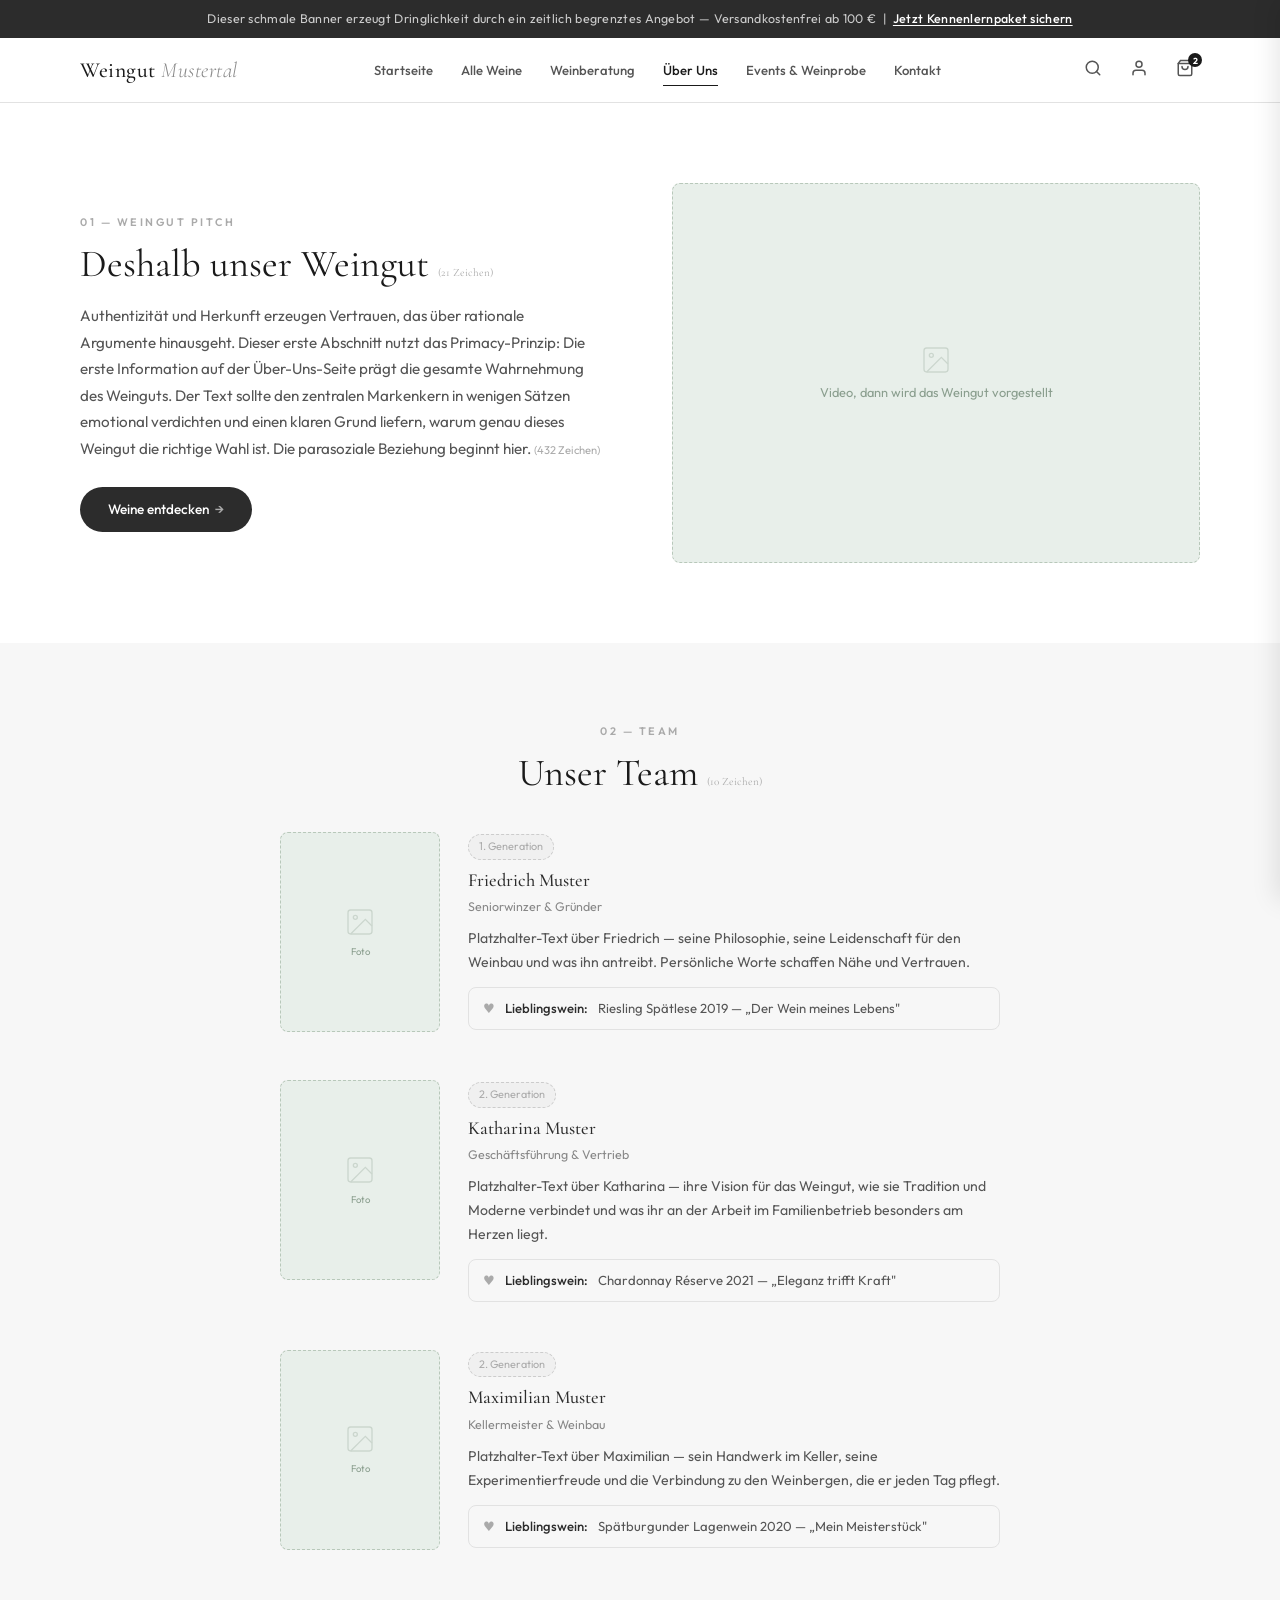
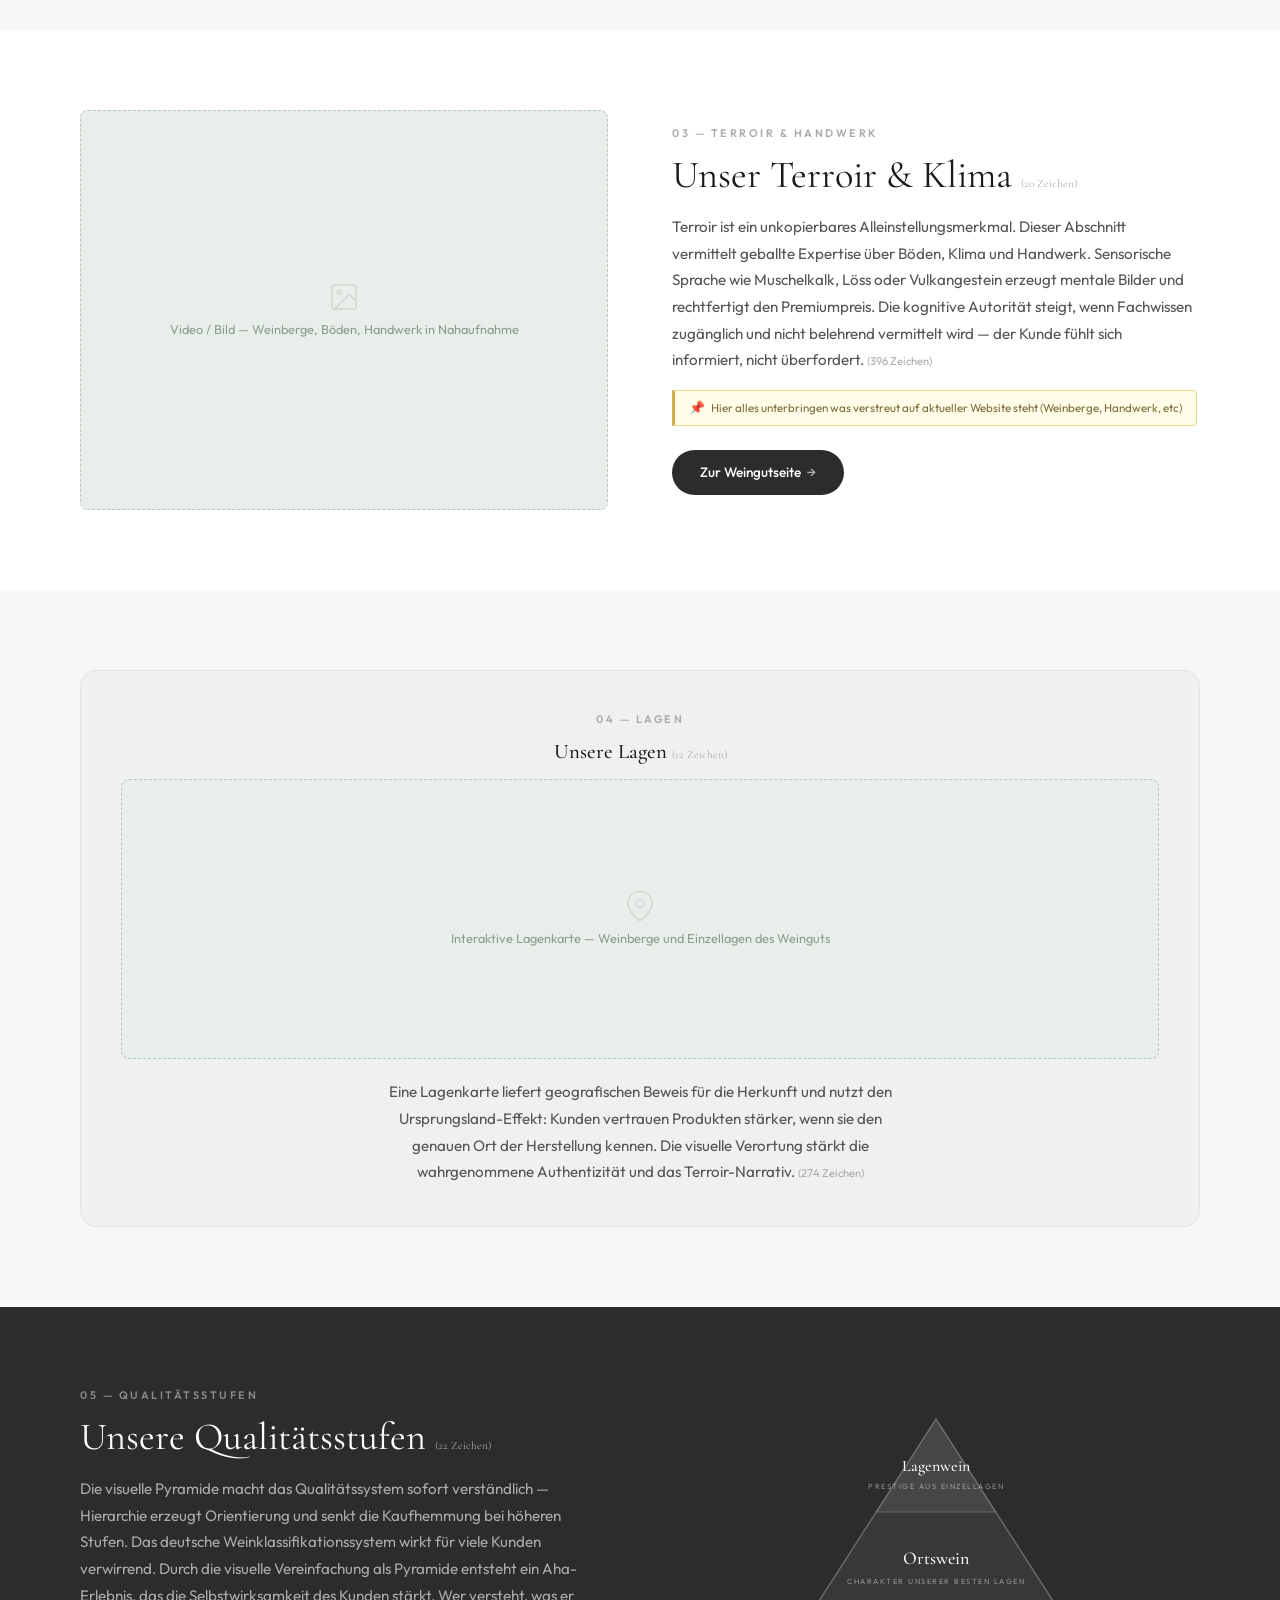
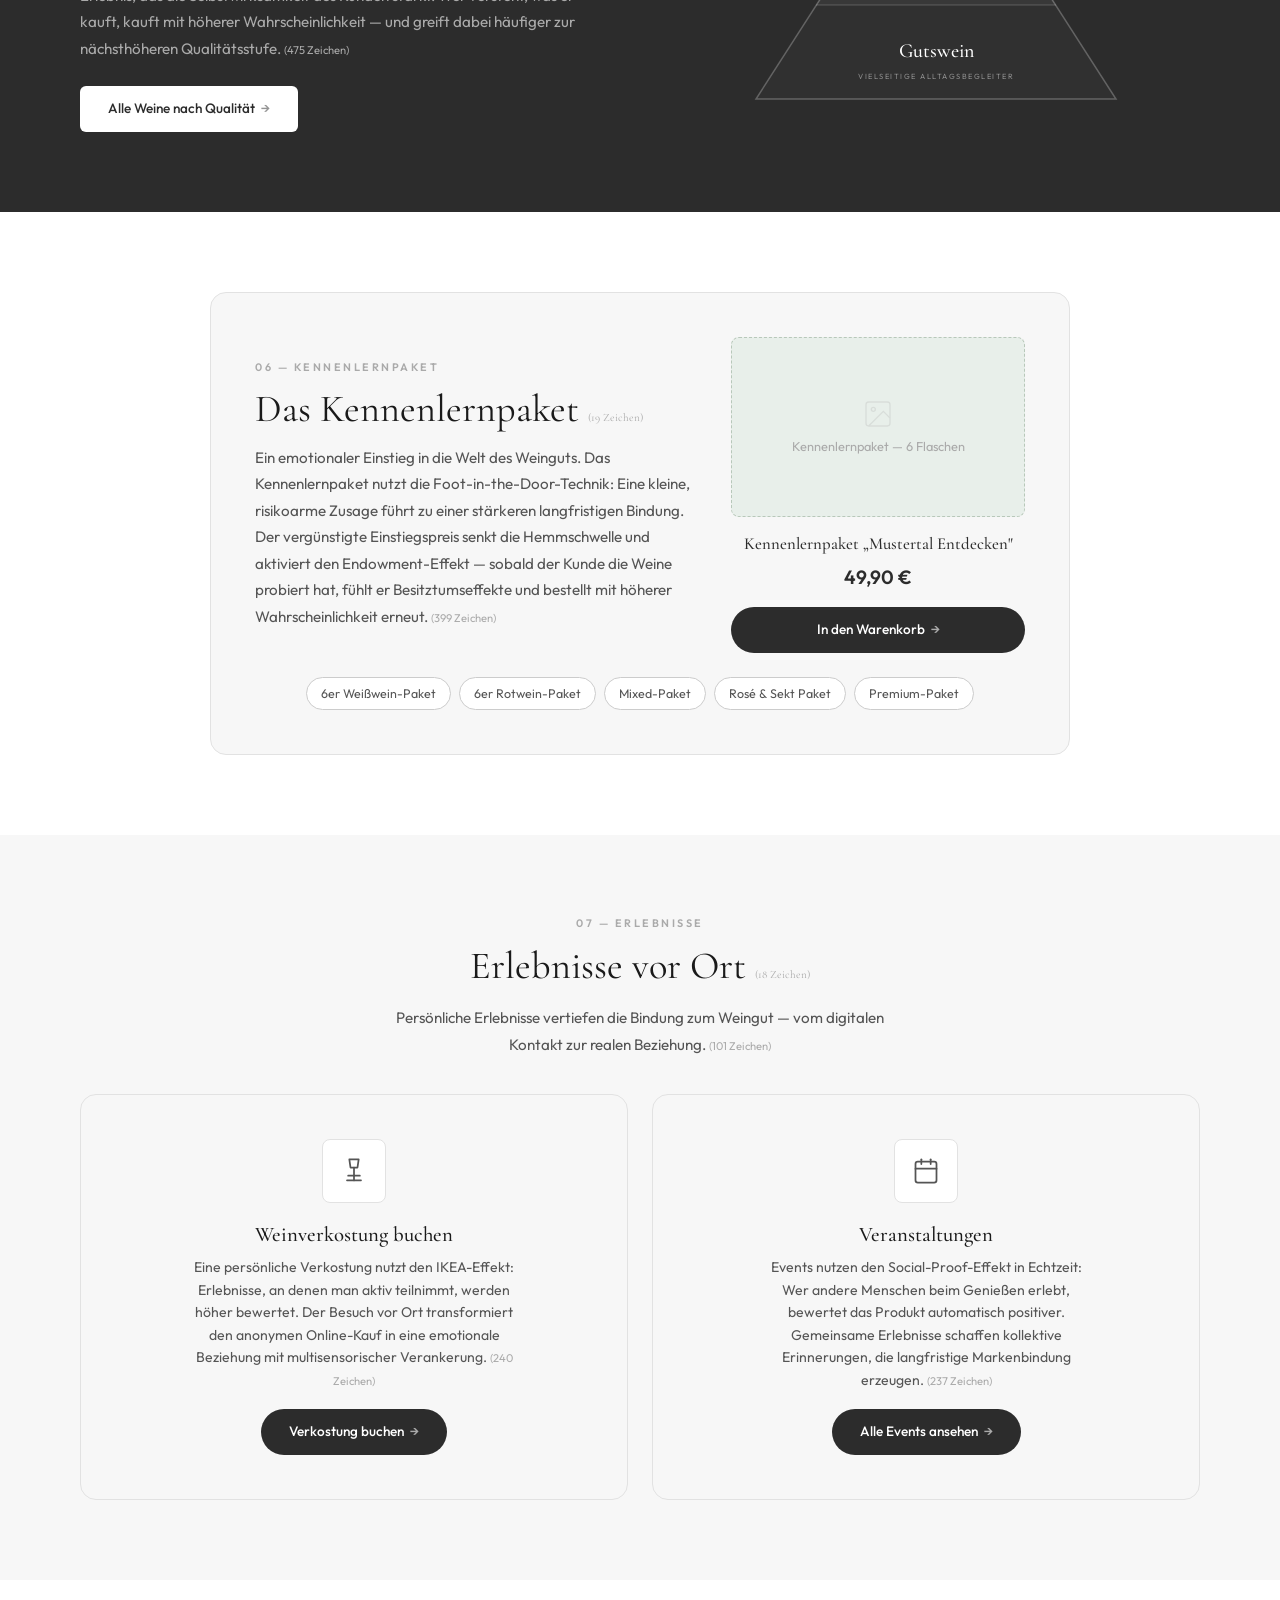
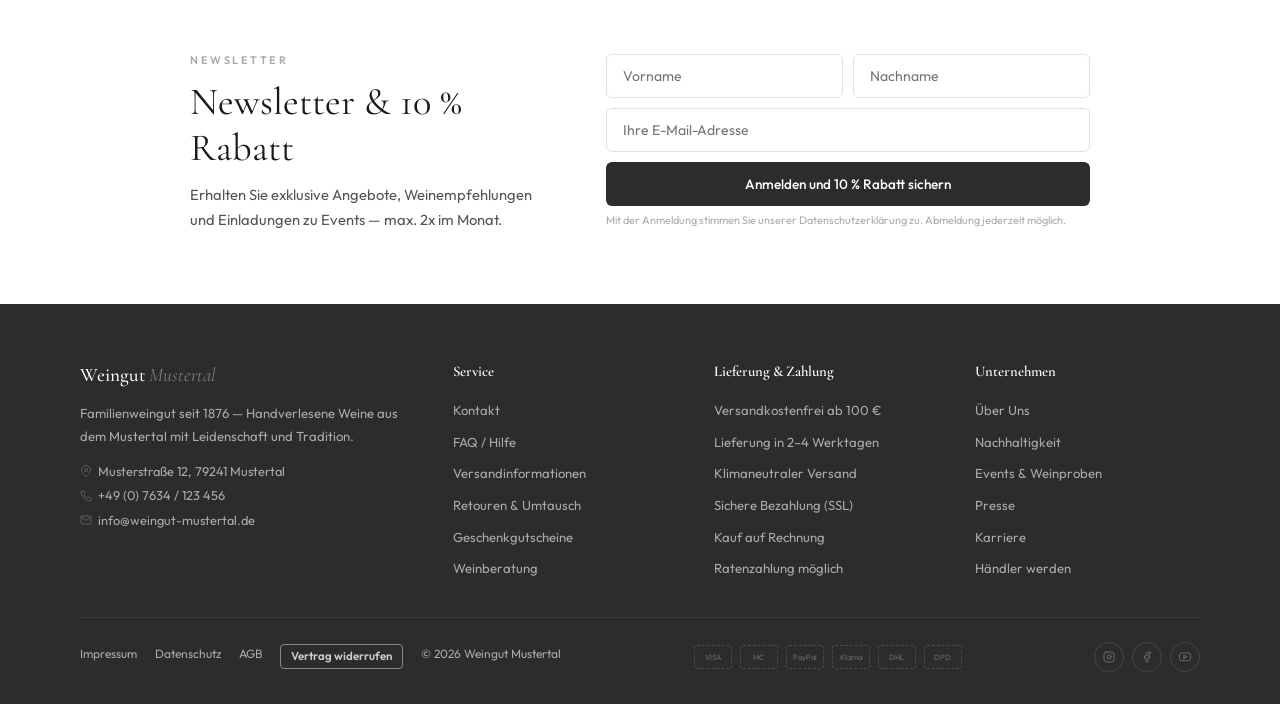
<file: ueber-uns.html>
<!DOCTYPE html>
<html lang="de">
<head>
  <meta charset="UTF-8">
  <meta name="viewport" content="width=device-width, initial-scale=1.0">
  <title>Weingut Mustertal — Über Uns | Wireframe</title>
  <link href="https://fonts.googleapis.com/css2?family=Cormorant+Garamond:ital,wght@0,300;0,400;0,500;0,600;0,700;1,300;1,400&family=Outfit:wght@300;400;500;600;700&display=swap" rel="stylesheet">
  <link rel="stylesheet" href="styles.css">
</head>
<body>

<!-- ============================================================
     1. ANNOUNCEMENT BAR
     ============================================================ -->
<div class="announcement">
  Dieser schmale Banner erzeugt Dringlichkeit durch ein zeitlich begrenztes Angebot — Versandkostenfrei ab 100 € &nbsp;|&nbsp; <a href="paketseite.html">Jetzt Kennenlernpaket sichern</a>
</div>

<!-- ============================================================
     2. HEADER
     ============================================================ -->
<header class="header">
  <div class="header__inner">
    <a href="index.html" class="header__logo">Weingut <em>Mustertal</em></a>
    <ul class="header__nav">
      <li><a href="index.html">Startseite</a></li>
      <li>
        <a href="weine.html">Alle Weine</a>
        <!-- Mega Menu -->
        <div class="mega">
          <div class="mega__grid mega__grid--wide">
            <div class="mega__col">
              <h4>Sortiment</h4>
              <ul>
                <li><a href="kategorie.html">Weißweine</a></li>
                <li><a href="kategorie.html">Rotweine</a></li>
                <li><a href="kategorie.html">Rosé</a></li>
                <li><a href="kategorie.html">Sekt & Secco</a></li>
                <li><a href="kategorie.html">Spirituosen</a></li>
                <li><a href="kategorie.html">Alkoholfrei</a></li>
                <li><a href="weine.html">Alle Weine</a></li>
              </ul>
            </div>
            <div class="mega__col">
              <h4>Terroir</h4>
              <ul>
                <li><a href="kategorie.html">Unsere Böden</a></li>
                <li><a href="kategorie.html">Muschelkalk</a></li>
                <li><a href="kategorie.html">Löss & Lehm</a></li>
                <li><a href="kategorie.html">Einzellagen</a></li>
                <li><a href="kategorie.html">Lagenkarte</a></li>
              </ul>
            </div>
            <div class="mega__col">
              <h4>Sonstiges</h4>
              <ul>
                <li><a href="kategorie.html">Neuheiten</a></li>
                <li><a href="kategorie.html">Bestseller</a></li>
                <li><a href="paketseite.html">Kennenlernpakete</a></li>
                <li><a href="kategorie.html">Geschenksets</a></li>
                <li><a href="kategorie.html">Wein im Abo</a></li>
              </ul>
            </div>
            <div class="mega__col">
              <h4>Qualitätsstufen</h4>
              <ul>
                <li><a href="kategorie.html">Gutswein</a></li>
                <li><a href="kategorie.html">Ortswein</a></li>
                <li><a href="kategorie.html">Lagenwein</a></li>
                <li><a href="kategorie.html">Große Gewächse</a></li>
              </ul>
            </div>
            <div class="mega__col">
              <div class="mega__product">
                <a href="paketseite.html">
                  <div class="ph" style="height:90px">
                    <svg viewBox="0 0 24 24" fill="none" stroke="currentColor" stroke-width="1"><rect x="3" y="3" width="18" height="18" rx="2"/><line x1="3" y1="9" x2="21" y2="9"/></svg>
                    <span>Paket-Teaser</span>
                  </div>
                </a>
                <div class="mega__product-name">Kennenlernpaket</div>
                <div class="mega__product-price">49,90 €</div>
              </div>
            </div>
          </div>
        </div>
      </li>
      <li><a href="weinberatung.html">Weinberatung</a></li>
      <li class="active"><a href="ueber-uns.html">Über Uns</a></li>
      <li><a href="events.html">Events &amp; Weinprobe</a></li>
      <li><a href="kontakt.html">Kontakt</a></li>
    </ul>
    <button class="header__burger" aria-label="Menü" onclick="toggleMobileNav()">
      <span></span><span></span><span></span>
    </button>
    <div class="header__icons">
      <!-- Search -->
      <button aria-label="Suche">
        <svg viewBox="0 0 24 24" fill="none" stroke="currentColor" stroke-width="2" stroke-linecap="round"><circle cx="11" cy="11" r="8"/><line x1="21" y1="21" x2="16.65" y2="16.65"/></svg>
      </button>
      <!-- Profile -->
      <button aria-label="Mein Konto">
        <svg viewBox="0 0 24 24" fill="none" stroke="currentColor" stroke-width="2" stroke-linecap="round"><path d="M20 21v-2a4 4 0 0 0-4-4H8a4 4 0 0 0-4 4v2"/><circle cx="12" cy="7" r="4"/></svg>
      </button>
      <!-- Cart -->
      <button aria-label="Warenkorb" onclick="openCartDrawer()">
        <svg viewBox="0 0 24 24" fill="none" stroke="currentColor" stroke-width="2" stroke-linecap="round"><path d="M6 2L3 6v14a2 2 0 0 0 2 2h14a2 2 0 0 0 2-2V6l-3-4z"/><line x1="3" y1="6" x2="21" y2="6"/><path d="M16 10a4 4 0 0 1-8 0"/></svg>
        <span class="cart-badge">2</span>
      </button>
    </div>
  </div>
</header>

<nav class="mobile-nav" id="mobile-nav">
  <div class="mobile-nav__links">
    <a href="index.html">Startseite</a>
    <a href="weine.html">Alle Weine</a>
    <a href="weinberatung.html">Weinberatung</a>
    <a href="ueber-uns.html" class="active">Über Uns</a>
    <a href="events.html">Events &amp; Weinprobe</a>
    <a href="kontakt.html">Kontakt</a>
  </div>
</nav>


<!-- ============================================================
     4. WEINGUT PITCH
     ============================================================ -->
<section class="section fade-in">
  <div class="container">
    <div class="grid-2">
      <div>
        <span class="label">01 — Weingut Pitch</span>
        <h2>
          Deshalb unser Weingut
          <span class="char">(21 Zeichen)</span>
        </h2>
        <p class="body-text" style="margin-top:16px;">
          Authentizität und Herkunft erzeugen Vertrauen, das über rationale Argumente hinausgeht. Dieser erste Abschnitt nutzt das Primacy-Prinzip: Die erste Information auf der Über-Uns-Seite prägt die gesamte Wahrnehmung des Weinguts. Der Text sollte den zentralen Markenkern in wenigen Sätzen emotional verdichten und einen klaren Grund liefern, warum genau dieses Weingut die richtige Wahl ist. Die parasoziale Beziehung beginnt hier.
          <span class="char">(432 Zeichen)</span>
        </p>
        <a href="kategorie.html" class="btn btn--dark" style="margin-top:24px;">Weine entdecken</a>
      </div>
      <div class="ph-img" style="height:380px;position:relative;">
        <svg viewBox="0 0 24 24" fill="none" stroke="currentColor" stroke-width="1"><rect x="3" y="3" width="18" height="18" rx="2"/><circle cx="8.5" cy="8.5" r="1.5"/><path d="M21 15l-5-5L5 21"/></svg>
        <span>Video, dann wird das Weingut vorgestellt</span>
      </div>
    </div>
  </div>
</section>

<!-- ============================================================
     5. TEAM SECTION
     ============================================================ -->
<section class="section section--alt fade-in">
  <div class="container" style="text-align:center;">
    <span class="label">02 — Team</span>
    <h2 style="margin-bottom:36px;">
      Unser Team
      <span class="char">(10 Zeichen)</span>
    </h2>
    <div style="display:flex;flex-direction:column;gap:48px;max-width:720px;margin:0 auto;text-align:left;">
      <!-- Team Member 1 -->
      <div style="display:flex;gap:28px;align-items:flex-start;">
        <div style="flex-shrink:0;">
          <div class="ph-img" style="width:160px;height:200px;border-radius:var(--r);">
            <svg viewBox="0 0 24 24" fill="none" stroke="currentColor" stroke-width="1"><rect x="3" y="3" width="18" height="18" rx="2"/><circle cx="8.5" cy="8.5" r="1.5"/><path d="M21 15l-5-5L5 21"/></svg>
            <span style="font-size:0.6rem;">Foto</span>
          </div>
        </div>
        <div>
          <div style="display:inline-block;background:var(--gray-100);border:1px dashed var(--gray-300);border-radius:16px;padding:3px 10px;font-size:0.68rem;color:var(--gray-400);margin-bottom:6px;">1. Generation</div>
          <div style="font-family:var(--font-display);font-size:1.15rem;font-weight:500;margin-bottom:2px;">Friedrich Muster</div>
          <div style="font-size:0.78rem;color:var(--gray-500);margin-bottom:10px;">Seniorwinzer &amp; Gründer</div>
          <p style="font-size:0.88rem;color:var(--gray-700);line-height:1.7;margin-bottom:12px;">
            Platzhalter-Text über Friedrich — seine Philosophie, seine Leidenschaft für den Weinbau und was ihn antreibt. Persönliche Worte schaffen Nähe und Vertrauen.
          </p>
          <div style="display:flex;align-items:center;gap:10px;padding:10px 14px;background:var(--gray-50);border:1px solid var(--gray-200);border-radius:var(--r);font-size:0.82rem;">
            <span style="color:var(--gray-400);">&#9829;</span>
            <span style="font-weight:500;">Lieblingswein:</span>
            <span style="color:var(--gray-700);">Riesling Spätlese 2019 — „Der Wein meines Lebens"</span>
          </div>
        </div>
      </div>
      <!-- Team Member 2 -->
      <div style="display:flex;gap:28px;align-items:flex-start;">
        <div style="flex-shrink:0;">
          <div class="ph-img" style="width:160px;height:200px;border-radius:var(--r);">
            <svg viewBox="0 0 24 24" fill="none" stroke="currentColor" stroke-width="1"><rect x="3" y="3" width="18" height="18" rx="2"/><circle cx="8.5" cy="8.5" r="1.5"/><path d="M21 15l-5-5L5 21"/></svg>
            <span style="font-size:0.6rem;">Foto</span>
          </div>
        </div>
        <div>
          <div style="display:inline-block;background:var(--gray-100);border:1px dashed var(--gray-300);border-radius:16px;padding:3px 10px;font-size:0.68rem;color:var(--gray-400);margin-bottom:6px;">2. Generation</div>
          <div style="font-family:var(--font-display);font-size:1.15rem;font-weight:500;margin-bottom:2px;">Katharina Muster</div>
          <div style="font-size:0.78rem;color:var(--gray-500);margin-bottom:10px;">Geschäftsführung &amp; Vertrieb</div>
          <p style="font-size:0.88rem;color:var(--gray-700);line-height:1.7;margin-bottom:12px;">
            Platzhalter-Text über Katharina — ihre Vision für das Weingut, wie sie Tradition und Moderne verbindet und was ihr an der Arbeit im Familienbetrieb besonders am Herzen liegt.
          </p>
          <div style="display:flex;align-items:center;gap:10px;padding:10px 14px;background:var(--gray-50);border:1px solid var(--gray-200);border-radius:var(--r);font-size:0.82rem;">
            <span style="color:var(--gray-400);">&#9829;</span>
            <span style="font-weight:500;">Lieblingswein:</span>
            <span style="color:var(--gray-700);">Chardonnay Réserve 2021 — „Eleganz trifft Kraft"</span>
          </div>
        </div>
      </div>
      <!-- Team Member 3 -->
      <div style="display:flex;gap:28px;align-items:flex-start;">
        <div style="flex-shrink:0;">
          <div class="ph-img" style="width:160px;height:200px;border-radius:var(--r);">
            <svg viewBox="0 0 24 24" fill="none" stroke="currentColor" stroke-width="1"><rect x="3" y="3" width="18" height="18" rx="2"/><circle cx="8.5" cy="8.5" r="1.5"/><path d="M21 15l-5-5L5 21"/></svg>
            <span style="font-size:0.6rem;">Foto</span>
          </div>
        </div>
        <div>
          <div style="display:inline-block;background:var(--gray-100);border:1px dashed var(--gray-300);border-radius:16px;padding:3px 10px;font-size:0.68rem;color:var(--gray-400);margin-bottom:6px;">2. Generation</div>
          <div style="font-family:var(--font-display);font-size:1.15rem;font-weight:500;margin-bottom:2px;">Maximilian Muster</div>
          <div style="font-size:0.78rem;color:var(--gray-500);margin-bottom:10px;">Kellermeister &amp; Weinbau</div>
          <p style="font-size:0.88rem;color:var(--gray-700);line-height:1.7;margin-bottom:12px;">
            Platzhalter-Text über Maximilian — sein Handwerk im Keller, seine Experimentierfreude und die Verbindung zu den Weinbergen, die er jeden Tag pflegt.
          </p>
          <div style="display:flex;align-items:center;gap:10px;padding:10px 14px;background:var(--gray-50);border:1px solid var(--gray-200);border-radius:var(--r);font-size:0.82rem;">
            <span style="color:var(--gray-400);">&#9829;</span>
            <span style="font-weight:500;">Lieblingswein:</span>
            <span style="color:var(--gray-700);">Spätburgunder Lagenwein 2020 — „Mein Meisterstück"</span>
          </div>
        </div>
      </div>
    </div>
  </div>
</section>

<!-- ============================================================
     6. VERTIEFUNG BÖDEN / HANDWERK
     ============================================================ -->
<section class="section fade-in">
  <div class="container">
    <div class="grid-2">
      <div class="ph-img" style="height:400px;position:relative;">
        <svg viewBox="0 0 24 24" fill="none" stroke="currentColor" stroke-width="1"><rect x="3" y="3" width="18" height="18" rx="2"/><circle cx="8.5" cy="8.5" r="1.5"/><path d="M21 15l-5-5L5 21"/></svg>
        <span>Video / Bild — Weinberge, Böden, Handwerk in Nahaufnahme</span>
      </div>
      <div>
        <span class="label">03 — Terroir & Handwerk</span>
        <h2>
          Unser Terroir &amp; Klima
          <span class="char">(20 Zeichen)</span>
        </h2>
        <p class="body-text" style="margin-top:16px;">
          Terroir ist ein unkopierbares Alleinstellungsmerkmal. Dieser Abschnitt vermittelt geballte Expertise über Böden, Klima und Handwerk. Sensorische Sprache wie Muschelkalk, Löss oder Vulkangestein erzeugt mentale Bilder und rechtfertigt den Premiumpreis. Die kognitive Autorität steigt, wenn Fachwissen zugänglich und nicht belehrend vermittelt wird — der Kunde fühlt sich informiert, nicht überfordert.
          <span class="char">(396 Zeichen)</span>
        </p>
        <div class="note" style="margin-top:16px;">
          Hier alles unterbringen was verstreut auf aktueller Website steht (Weinberge, Handwerk, etc)
        </div>
        <a href="#" class="btn btn--dark" style="margin-top:24px;">Zur Weingutseite</a>
      </div>
    </div>
  </div>
</section>

<!-- ============================================================
     7. LAGENKARTE
     ============================================================ -->
<section class="section section--alt fade-in">
  <div class="container">
    <div class="lkarte">
      <span class="label">04 — Lagen</span>
      <h3>
        Unsere Lagen
        <span class="char">(12 Zeichen)</span>
      </h3>
      <div class="ph-img" style="height:280px;">
        <svg viewBox="0 0 24 24" fill="none" stroke="currentColor" stroke-width="1"><path d="M21 10c0 7-9 13-9 13s-9-6-9-13a9 9 0 0 1 18 0z"/><circle cx="12" cy="10" r="3"/></svg>
        <span>Interaktive Lagenkarte — Weinberge und Einzellagen des Weinguts</span>
      </div>
      <p class="body-text" style="margin:20px auto 0;text-align:center;">
        Eine Lagenkarte liefert geografischen Beweis für die Herkunft und nutzt den Ursprungsland-Effekt: Kunden vertrauen Produkten stärker, wenn sie den genauen Ort der Herstellung kennen. Die visuelle Verortung stärkt die wahrgenommene Authentizität und das Terroir-Narrativ.
        <span class="char">(274 Zeichen)</span>
      </p>
    </div>
  </div>
</section>

<!-- ============================================================
     8. QUALITÄTSPYRAMIDE
     ============================================================ -->
<section class="section section--dark fade-in">
  <div class="container">
    <div class="grid-2">
      <div>
        <span class="label">05 — Qualitätsstufen</span>
        <h2>
          Unsere Qualitätsstufen
          <span class="char">(22 Zeichen)</span>
        </h2>
        <p class="body-text" style="margin-top:16px;">
          Die visuelle Pyramide macht das Qualitätssystem sofort verständlich — Hierarchie erzeugt Orientierung und senkt die Kaufhemmung bei höheren Stufen. Das deutsche Weinklassifikationssystem wirkt für viele Kunden verwirrend. Durch die visuelle Vereinfachung als Pyramide entsteht ein Aha-Erlebnis, das die Selbstwirksamkeit des Kunden stärkt. Wer versteht, was er kauft, kauft mit höherer Wahrscheinlichkeit — und greift dabei häufiger zur nächsthöheren Qualitätsstufe.
          <span class="char">(475 Zeichen)</span>
        </p>
        <a href="kategorie.html" class="btn btn--white" style="margin-top:24px;">Alle Weine nach Qualität</a>
      </div>
      <div>
        <div style="display:flex;align-items:center;justify-content:center;">
          <svg viewBox="0 0 400 300" style="width:100%;max-width:400px;">
            <polygon points="200,10 380,290 20,290" fill="none" stroke="rgba(255,255,255,0.25)" stroke-width="1.5"/>
            <line x1="140" y1="103" x2="260" y2="103" stroke="rgba(255,255,255,0.2)" stroke-width="1"/>
            <line x1="80" y1="196" x2="320" y2="196" stroke="rgba(255,255,255,0.2)" stroke-width="1"/>
            <polygon points="200,10 260,103 140,103" fill="rgba(255,255,255,0.12)"/>
            <polygon points="140,103 260,103 320,196 80,196" fill="rgba(255,255,255,0.06)"/>
            <polygon points="80,196 320,196 380,290 20,290" fill="rgba(255,255,255,0.02)"/>
            <text x="200" y="62" text-anchor="middle" fill="white" font-family="Cormorant Garamond, serif" font-size="16" font-weight="500">Lagenwein</text>
            <text x="200" y="80" text-anchor="middle" fill="rgba(255,255,255,0.45)" font-family="Outfit, sans-serif" font-size="7.5" letter-spacing="1.5">PRESTIGE AUS EINZELLAGEN</text>
            <text x="200" y="155" text-anchor="middle" fill="white" font-family="Cormorant Garamond, serif" font-size="18" font-weight="500">Ortswein</text>
            <text x="200" y="175" text-anchor="middle" fill="rgba(255,255,255,0.45)" font-family="Outfit, sans-serif" font-size="7.5" letter-spacing="1.5">CHARAKTER UNSERER BESTEN LAGEN</text>
            <text x="200" y="248" text-anchor="middle" fill="white" font-family="Cormorant Garamond, serif" font-size="20" font-weight="500">Gutswein</text>
            <text x="200" y="270" text-anchor="middle" fill="rgba(255,255,255,0.45)" font-family="Outfit, sans-serif" font-size="7.5" letter-spacing="1.5">VIELSEITIGE ALLTAGSBEGLEITER</text>
          </svg>
        </div>
      </div>
    </div>
  </div>
</section>

<!-- ============================================================
     9. KENNENLERNPAKET PITCH
     ============================================================ -->
<section class="section fade-in">
  <div class="container">
    <div class="kp">
      <div class="kp__grid">
        <!-- Left: Story & Description -->
        <div>
          <span class="label">06 — Kennenlernpaket</span>
          <h2 style="margin-bottom:12px;">
            Das Kennenlernpaket
            <span class="char">(19 Zeichen)</span>
          </h2>
          <p class="body-text">
            Ein emotionaler Einstieg in die Welt des Weinguts. Das Kennenlernpaket nutzt die Foot-in-the-Door-Technik: Eine kleine, risikoarme Zusage führt zu einer stärkeren langfristigen Bindung. Der vergünstigte Einstiegspreis senkt die Hemmschwelle und aktiviert den Endowment-Effekt — sobald der Kunde die Weine probiert hat, fühlt er Besitztumseffekte und bestellt mit höherer Wahrscheinlichkeit erneut.
            <span class="char">(399 Zeichen)</span>
          </p>
        </div>
        <!-- Right: Product Placeholder -->
        <div class="kp__product">
          <div class="ph" style="height:180px;background:#E8EFEA;border:1.5px dashed #B8C8BA;">
            <svg viewBox="0 0 24 24" fill="none" stroke="currentColor" stroke-width="1"><rect x="3" y="3" width="18" height="18" rx="2"/><circle cx="8.5" cy="8.5" r="1.5"/><path d="M21 15l-5-5L5 21"/></svg>
            <span>Kennenlernpaket — 6 Flaschen</span>
          </div>
          <div class="kp__product-name">Kennenlernpaket „Mustertal Entdecken"</div>
          <div class="kp__product-price">49,90 €</div>
          <a href="paketseite.html" class="btn btn--dark btn--full" style="margin-top:14px;">In den Warenkorb</a>
        </div>
      </div>
      <!-- Badge Buttons: Package Variations -->
      <div style="display:flex;gap:8px;flex-wrap:wrap;margin-top:24px;justify-content:center;">
        <span style="display:inline-block;padding:6px 14px;border:1.5px solid var(--gray-300);border-radius:20px;font-size:0.78rem;color:var(--gray-700);cursor:pointer;transition:all 0.25s ease;background:var(--white);">6er Weißwein-Paket</span>
        <span style="display:inline-block;padding:6px 14px;border:1.5px solid var(--gray-300);border-radius:20px;font-size:0.78rem;color:var(--gray-700);cursor:pointer;transition:all 0.25s ease;background:var(--white);">6er Rotwein-Paket</span>
        <span style="display:inline-block;padding:6px 14px;border:1.5px solid var(--gray-300);border-radius:20px;font-size:0.78rem;color:var(--gray-700);cursor:pointer;transition:all 0.25s ease;background:var(--white);">Mixed-Paket</span>
        <span style="display:inline-block;padding:6px 14px;border:1.5px solid var(--gray-300);border-radius:20px;font-size:0.78rem;color:var(--gray-700);cursor:pointer;transition:all 0.25s ease;background:var(--white);">Rosé & Sekt Paket</span>
        <span style="display:inline-block;padding:6px 14px;border:1.5px solid var(--gray-300);border-radius:20px;font-size:0.78rem;color:var(--gray-700);cursor:pointer;transition:all 0.25s ease;background:var(--white);">Premium-Paket</span>
      </div>
    </div>
  </div>
</section>

<!-- ============================================================
     10. WEINVERKOSTUNG / VERANSTALTUNGEN
     ============================================================ -->
<section class="section section--alt fade-in" style="text-align:center;">
  <div class="container" style="text-align:center;">
    <span class="label">07 — Erlebnisse</span>
    <h2 style="margin-bottom:16px;">
      Erlebnisse vor Ort
      <span class="char">(18 Zeichen)</span>
    </h2>
    <p class="body-text" style="margin-bottom:36px;margin-left:auto;margin-right:auto;">
      Persönliche Erlebnisse vertiefen die Bindung zum Weingut — vom digitalen Kontakt zur realen Beziehung.
      <span class="char">(101 Zeichen)</span>
    </p>
    <div class="grid-2" style="gap:24px;">
      <!-- Card 1: Weinverkostung -->
      <div class="gcard">
        <div class="gcard__icon">
          <svg viewBox="0 0 24 24" fill="none" stroke="currentColor" stroke-width="1.5" stroke-linecap="round" stroke-linejoin="round">
            <path d="M8 2h8l-1 7H9L8 2z"/><line x1="12" y1="9" x2="12" y2="16"/><path d="M7 16h10"/>
            <path d="M6 20h12"/><line x1="12" y1="16" x2="12" y2="20"/>
          </svg>
        </div>
        <h3>Weinverkostung buchen</h3>
        <p>
          Eine persönliche Verkostung nutzt den IKEA-Effekt: Erlebnisse, an denen man aktiv teilnimmt, werden höher bewertet. Der Besuch vor Ort transformiert den anonymen Online-Kauf in eine emotionale Beziehung mit multisensorischer Verankerung.
          <span class="char">(240 Zeichen)</span>
        </p>
        <a href="events.html" class="btn btn--dark">Verkostung buchen</a>
      </div>
      <!-- Card 2: Veranstaltungen -->
      <div class="gcard">
        <div class="gcard__icon">
          <svg viewBox="0 0 24 24" fill="none" stroke="currentColor" stroke-width="1.5" stroke-linecap="round" stroke-linejoin="round">
            <rect x="3" y="4" width="18" height="18" rx="2" ry="2"/><line x1="16" y1="2" x2="16" y2="6"/><line x1="8" y1="2" x2="8" y2="6"/><line x1="3" y1="10" x2="21" y2="10"/>
          </svg>
        </div>
        <h3>Veranstaltungen</h3>
        <p>
          Events nutzen den Social-Proof-Effekt in Echtzeit: Wer andere Menschen beim Genießen erlebt, bewertet das Produkt automatisch positiver. Gemeinsame Erlebnisse schaffen kollektive Erinnerungen, die langfristige Markenbindung erzeugen.
          <span class="char">(237 Zeichen)</span>
        </p>
        <a href="events.html" class="btn btn--dark">Alle Events ansehen</a>
      </div>
    </div>
  </div>
</section>

<!-- ============================================================
     11. NEWSLETTER
     ============================================================ -->
<div class="nl fade-in">
  <div class="container">
    <div class="nl__block">
      <div class="nl__text">
        <span class="label">Newsletter</span>
        <h2>Newsletter &amp; 10 % Rabatt</h2>
        <p class="desc">
          Erhalten Sie exklusive Angebote, Weinempfehlungen und Einladungen zu Events — max. 2x im Monat.
        </p>
      </div>
      <div>
        <form class="nl__form" onsubmit="return false;">
          <div class="nl__form-row">
            <input type="text" placeholder="Vorname" aria-label="Vorname">
            <input type="text" placeholder="Nachname" aria-label="Nachname">
          </div>
          <input type="email" placeholder="Ihre E-Mail-Adresse" aria-label="E-Mail-Adresse">
          <button type="submit">Anmelden und 10 % Rabatt sichern</button>
        </form>
        <p class="nl__legal">
          Mit der Anmeldung stimmen Sie unserer Datenschutzerklärung zu. Abmeldung jederzeit möglich.
        </p>
      </div>
    </div>
  </div>
</div>

<!-- ============================================================
     12. FOOTER
     ============================================================ -->
<footer class="footer">
  <div class="container">

    <!-- Footer Grid -->
    <div class="footer__grid">
      <!-- Column 1: Contact -->
      <div class="footer__col">
        <div class="flogo">Weingut <em>Mustertal</em></div>
        <p>Familienweingut seit 1876 — Handverlesene Weine aus dem Mustertal mit Leidenschaft und Tradition.</p>
        <div class="fcontact">
          <svg viewBox="0 0 24 24" fill="none" stroke="currentColor" stroke-width="2"><path d="M21 10c0 7-9 13-9 13s-9-6-9-13a9 9 0 0 1 18 0z"/><circle cx="12" cy="10" r="3"/></svg>
          Musterstraße 12, 79241 Mustertal
        </div>
        <div class="fcontact">
          <svg viewBox="0 0 24 24" fill="none" stroke="currentColor" stroke-width="2"><path d="M22 16.92v3a2 2 0 0 1-2.18 2 19.79 19.79 0 0 1-8.63-3.07 19.5 19.5 0 0 1-6-6 19.79 19.79 0 0 1-3.07-8.67A2 2 0 0 1 4.11 2h3a2 2 0 0 1 2 1.72c.127.96.361 1.903.7 2.81a2 2 0 0 1-.45 2.11L8.09 9.91a16 16 0 0 0 6 6l1.27-1.27a2 2 0 0 1 2.11-.45c.907.339 1.85.573 2.81.7A2 2 0 0 1 22 16.92z"/></svg>
          +49 (0) 7634 / 123 456
        </div>
        <div class="fcontact">
          <svg viewBox="0 0 24 24" fill="none" stroke="currentColor" stroke-width="2"><path d="M4 4h16c1.1 0 2 .9 2 2v12c0 1.1-.9 2-2 2H4c-1.1 0-2-.9-2-2V6c0-1.1.9-2 2-2z"/><polyline points="22,6 12,13 2,6"/></svg>
          info@weingut-mustertal.de
        </div>
      </div>

      <!-- Column 2: Service -->
      <div class="footer__col">
        <h4>Service</h4>
        <ul>
          <li><a href="kontakt.html">Kontakt</a></li>
          <li><a href="#">FAQ / Hilfe</a></li>
          <li><a href="#">Versandinformationen</a></li>
          <li><a href="#">Retouren & Umtausch</a></li>
          <li><a href="#">Geschenkgutscheine</a></li>
          <li><a href="weinberatung.html">Weinberatung</a></li>
        </ul>
      </div>

      <!-- Column 3: Lieferung & Zahlung -->
      <div class="footer__col">
        <h4>Lieferung & Zahlung</h4>
        <ul>
          <li><a href="#">Versandkostenfrei ab 100 €</a></li>
          <li><a href="#">Lieferung in 2–4 Werktagen</a></li>
          <li><a href="#">Klimaneutraler Versand</a></li>
          <li><a href="#">Sichere Bezahlung (SSL)</a></li>
          <li><a href="#">Kauf auf Rechnung</a></li>
          <li><a href="#">Ratenzahlung möglich</a></li>
        </ul>
      </div>

      <!-- Column 4: Unternehmen -->
      <div class="footer__col">
        <h4>Unternehmen</h4>
        <ul>
          <li><a href="ueber-uns.html">Über Uns</a></li>
          <li><a href="#">Nachhaltigkeit</a></li>
          <li><a href="events.html">Events & Weinproben</a></li>
          <li><a href="#">Presse</a></li>
          <li><a href="#">Karriere</a></li>
          <li><a href="#">Händler werden</a></li>
        </ul>
      </div>
    </div>

    <!-- Footer Bottom -->
    <div class="footer__bottom">
      <!-- Legal Links -->
      <div class="footer__bottom-left">
        <a href="#">Impressum</a>
        <a href="#">Datenschutz</a>
        <a href="#">AGB</a>
        <a href="widerrufsrecht.html" class="footer__widerruf">Vertrag widerrufen</a>
        <span>&copy; 2026 Weingut Mustertal</span>
      </div>

      <!-- Payment Icons -->
      <div class="fpay">
        <div class="fpay__icon">VISA</div>
        <div class="fpay__icon">MC</div>
        <div class="fpay__icon">PayPal</div>
        <div class="fpay__icon">Klarna</div>
        <div class="fpay__icon">DHL</div>
        <div class="fpay__icon">DPD</div>
      </div>

      <!-- Social Icons -->
      <div class="fsocial">
        <a href="#" aria-label="Instagram">
          <svg viewBox="0 0 24 24" fill="none" stroke="currentColor" stroke-width="2" stroke-linecap="round" stroke-linejoin="round"><rect x="2" y="2" width="20" height="20" rx="5" ry="5"/><path d="M16 11.37A4 4 0 1 1 12.63 8 4 4 0 0 1 16 11.37z"/><line x1="17.5" y1="6.5" x2="17.51" y2="6.5"/></svg>
        </a>
        <a href="#" aria-label="Facebook">
          <svg viewBox="0 0 24 24" fill="none" stroke="currentColor" stroke-width="2" stroke-linecap="round" stroke-linejoin="round"><path d="M18 2h-3a5 5 0 0 0-5 5v3H7v4h3v8h4v-8h3l1-4h-4V7a1 1 0 0 1 1-1h3z"/></svg>
        </a>
        <a href="#" aria-label="YouTube">
          <svg viewBox="0 0 24 24" fill="none" stroke="currentColor" stroke-width="2" stroke-linecap="round" stroke-linejoin="round"><path d="M22.54 6.42a2.78 2.78 0 0 0-1.94-2C18.88 4 12 4 12 4s-6.88 0-8.6.46a2.78 2.78 0 0 0-1.94 2A29 29 0 0 0 1 11.75a29 29 0 0 0 .46 5.33A2.78 2.78 0 0 0 3.4 19.13C5.12 19.56 12 19.56 12 19.56s6.88 0 8.6-.46a2.78 2.78 0 0 0 1.94-2 29 29 0 0 0 .46-5.25 29 29 0 0 0-.46-5.33z"/><polygon points="9.75 15.02 15.5 11.75 9.75 8.48 9.75 15.02"/></svg>
        </a>
      </div>
    </div>
  </div>
</footer>

<!-- ============================================================
     JAVASCRIPT
     ============================================================ -->
<script>
// Header scroll
window.addEventListener('scroll',()=>{document.querySelector('.header').classList.toggle('scrolled',window.scrollY>10)});
// Fade-in observer
const obs=new IntersectionObserver(entries=>{entries.forEach(e=>{if(e.isIntersecting)e.target.classList.add('visible')})},{rootMargin:'0px 0px -60px 0px',threshold:0.1});
document.querySelectorAll('.fade-in').forEach(el=>obs.observe(el));
</script>

<!-- ============================================================
     CART DRAWER
     ============================================================ -->
<div class="cart-overlay" id="cart-overlay" onclick="closeCartDrawer()"></div>
<div class="cart-drawer" id="cart-drawer">
  <div class="cart-drawer__header">
    <h3>Warenkorb (2)</h3>
    <button class="cart-drawer__close" onclick="closeCartDrawer()" aria-label="Warenkorb schliessen">
      <svg viewBox="0 0 24 24" fill="none" stroke="currentColor" stroke-width="2" stroke-linecap="round" style="width:18px;height:18px;"><line x1="18" y1="6" x2="6" y2="18"/><line x1="6" y1="6" x2="18" y2="18"/></svg>
    </button>
  </div>
  <div class="cart-drawer__body">
    <div class="cart-drawer__item">
      <div class="cart-drawer__item-img">Bild</div>
      <div class="cart-drawer__item-info">
        <div class="cart-drawer__item-name">Riesling Spätlese 2023</div>
        <div class="cart-drawer__item-price">14,90 &euro;</div>
        <div class="cart-drawer__item-qty">
          <button aria-label="Menge verringern">&minus;</button>
          <span>1</span>
          <button aria-label="Menge erhöhen">+</button>
        </div>
        <button class="cart-drawer__item-remove">Entfernen</button>
      </div>
    </div>
    <div class="cart-drawer__item">
      <div class="cart-drawer__item-img">Bild</div>
      <div class="cart-drawer__item-info">
        <div class="cart-drawer__item-name">Grauburgunder trocken 2023</div>
        <div class="cart-drawer__item-price">10,90 &euro;</div>
        <div class="cart-drawer__item-qty">
          <button aria-label="Menge verringern">&minus;</button>
          <span>2</span>
          <button aria-label="Menge erhöhen">+</button>
        </div>
        <button class="cart-drawer__item-remove">Entfernen</button>
      </div>
    </div>
    <div class="cart-drawer__upsell">
      <div class="cart-drawer__upsell-title">Das könnte dir auch gefallen</div>
      <div class="cart-drawer__upsell-grid">
        <div class="cart-drawer__upsell-card">
          <div class="cart-drawer__upsell-card-img">Bild</div>
          <div class="cart-drawer__upsell-card-name">Chardonnay Réserve 2022</div>
          <div class="cart-drawer__upsell-card-price">18,90 &euro; <span style="font-weight:400;color:var(--gray-400);font-size:0.6rem;">(25,20 &euro;/l)</span></div>
          <div class="cart-drawer__upsell-card-btn">+ Hinzufügen</div>
        </div>
        <div class="cart-drawer__upsell-card">
          <div class="cart-drawer__upsell-card-img">Bild</div>
          <div class="cart-drawer__upsell-card-name">Kennenlernpaket</div>
          <div class="cart-drawer__upsell-card-price">49,90 &euro; <span style="font-weight:400;color:var(--gray-400);font-size:0.6rem;">(11,09 &euro;/l)</span></div>
          <div class="cart-drawer__upsell-card-btn">+ Hinzufügen</div>
        </div>
      </div>
    </div>
  </div>
  <div class="cart-drawer__footer">
    <div class="shipping-bar">
      <div class="shipping-bar__text">Noch <strong>63,30 &euro;</strong> bis Versandkostenfrei</div>
      <div class="shipping-bar__track">
        <div class="shipping-bar__fill" style="width:37%"></div>
      </div>
    </div>
    <div class="cart-drawer__subtotal">
      <span class="cart-drawer__subtotal-label">Zwischensumme</span>
      <span class="cart-drawer__subtotal-value">36,70 &euro;</span>
    </div>
    <div class="cart-drawer__shipping">Versandkostenfrei ab 100 &euro; &middot; inkl. MwSt.</div>
    <button class="cart-drawer__checkout">Zur Kasse</button>
    <button class="cart-drawer__continue" onclick="closeCartDrawer()">Weiter einkaufen</button>
  </div>
</div>
<script>
function openCartDrawer(){document.getElementById('cart-drawer').classList.add('open');document.getElementById('cart-overlay').classList.add('open');document.body.style.overflow='hidden';}
function closeCartDrawer(){document.getElementById('cart-drawer').classList.remove('open');document.getElementById('cart-overlay').classList.remove('open');document.body.style.overflow='';}
document.addEventListener('keydown',function(e){if(e.key==='Escape')closeCartDrawer();});
</script>

<script>
function toggleMobileNav(){
  document.getElementById('mobile-nav').classList.toggle('open');
  document.querySelector('.header__burger').classList.toggle('active');
  document.body.style.overflow=document.getElementById('mobile-nav').classList.contains('open')?'hidden':'';
}
</script>

</body>
</html>
</file>
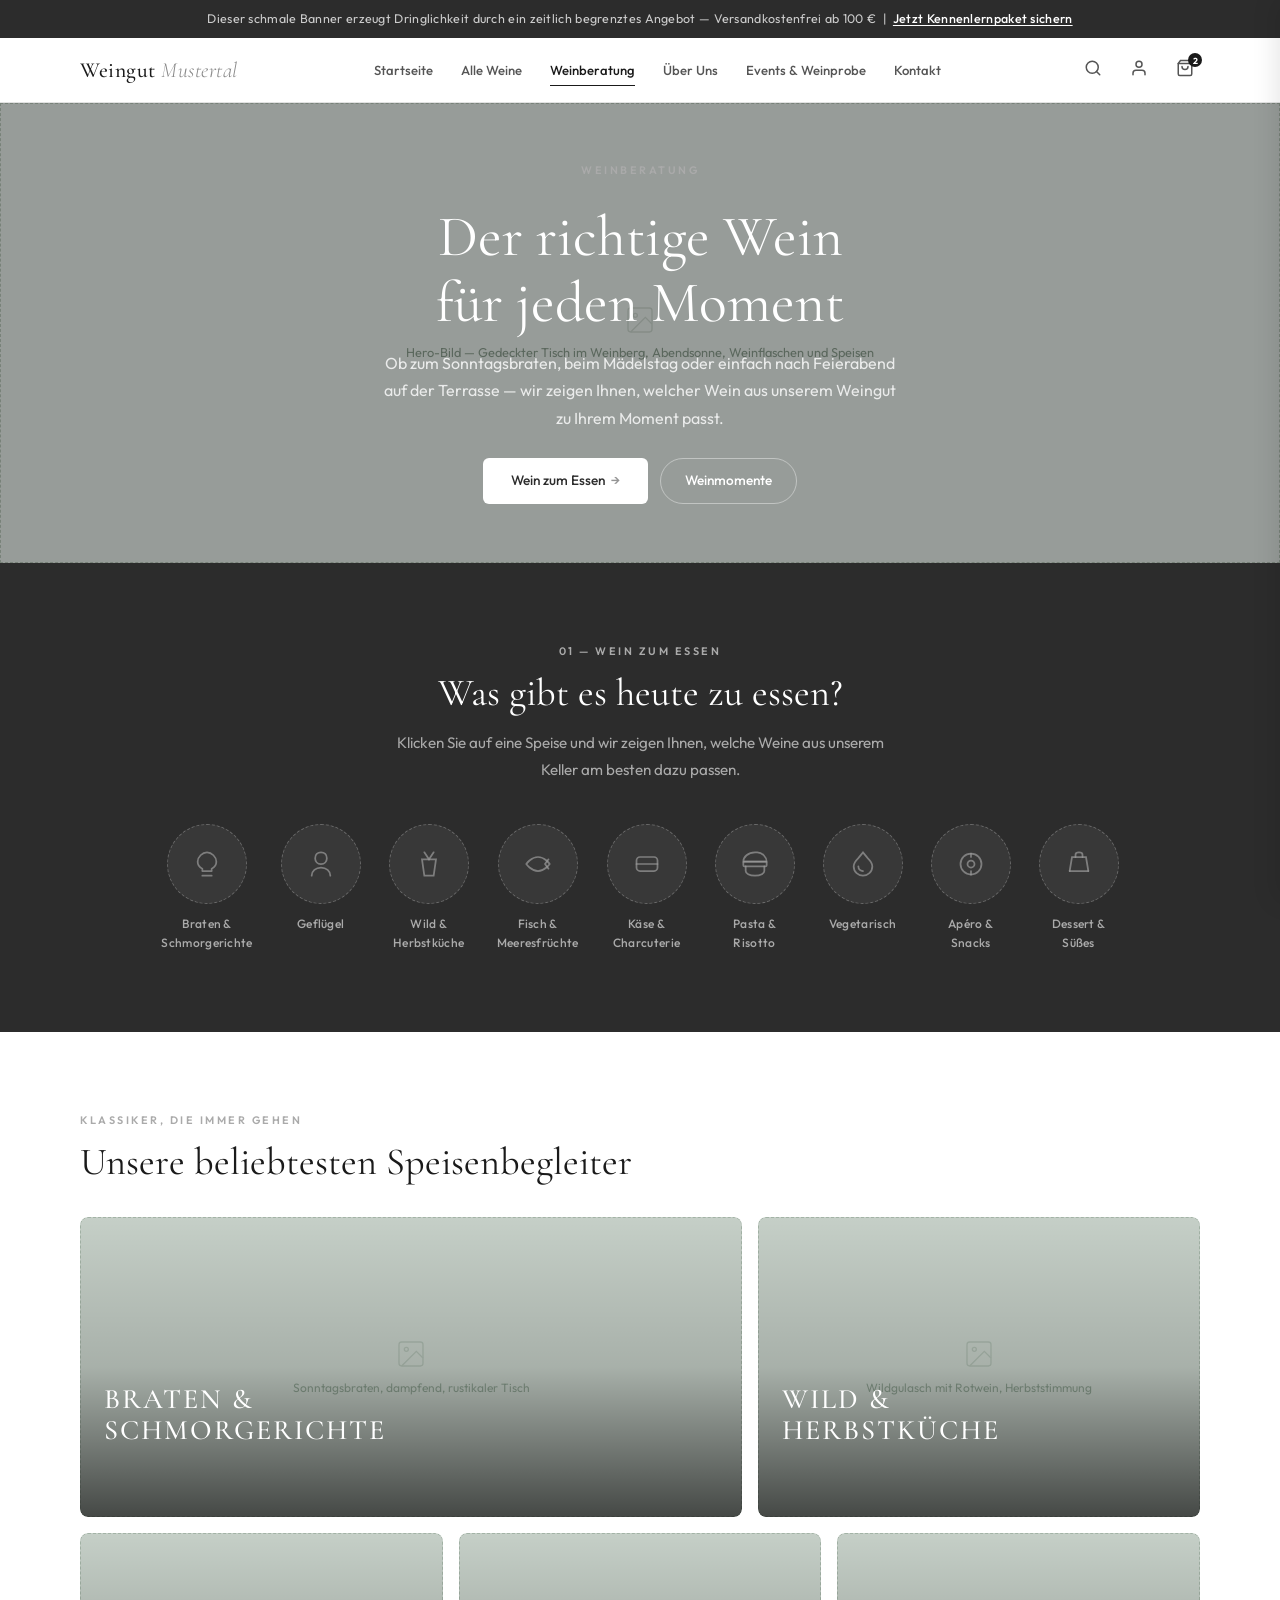
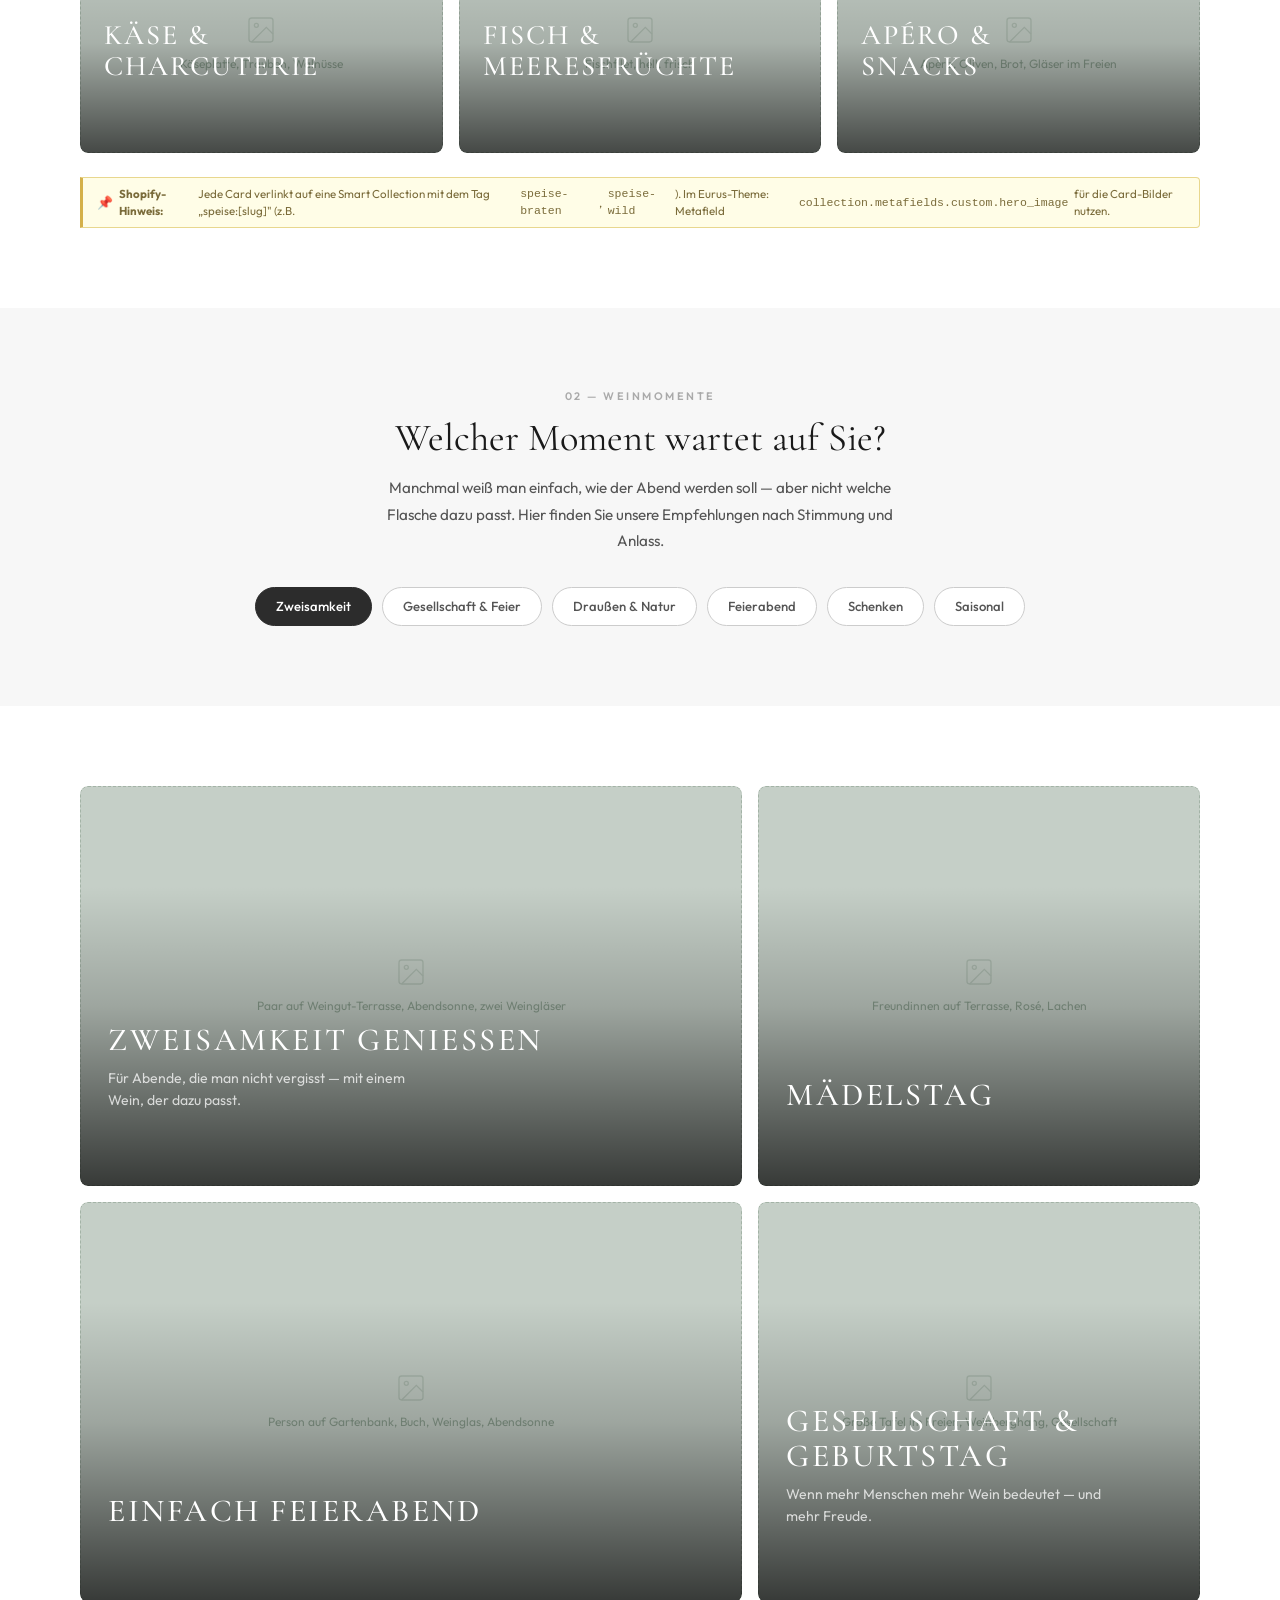
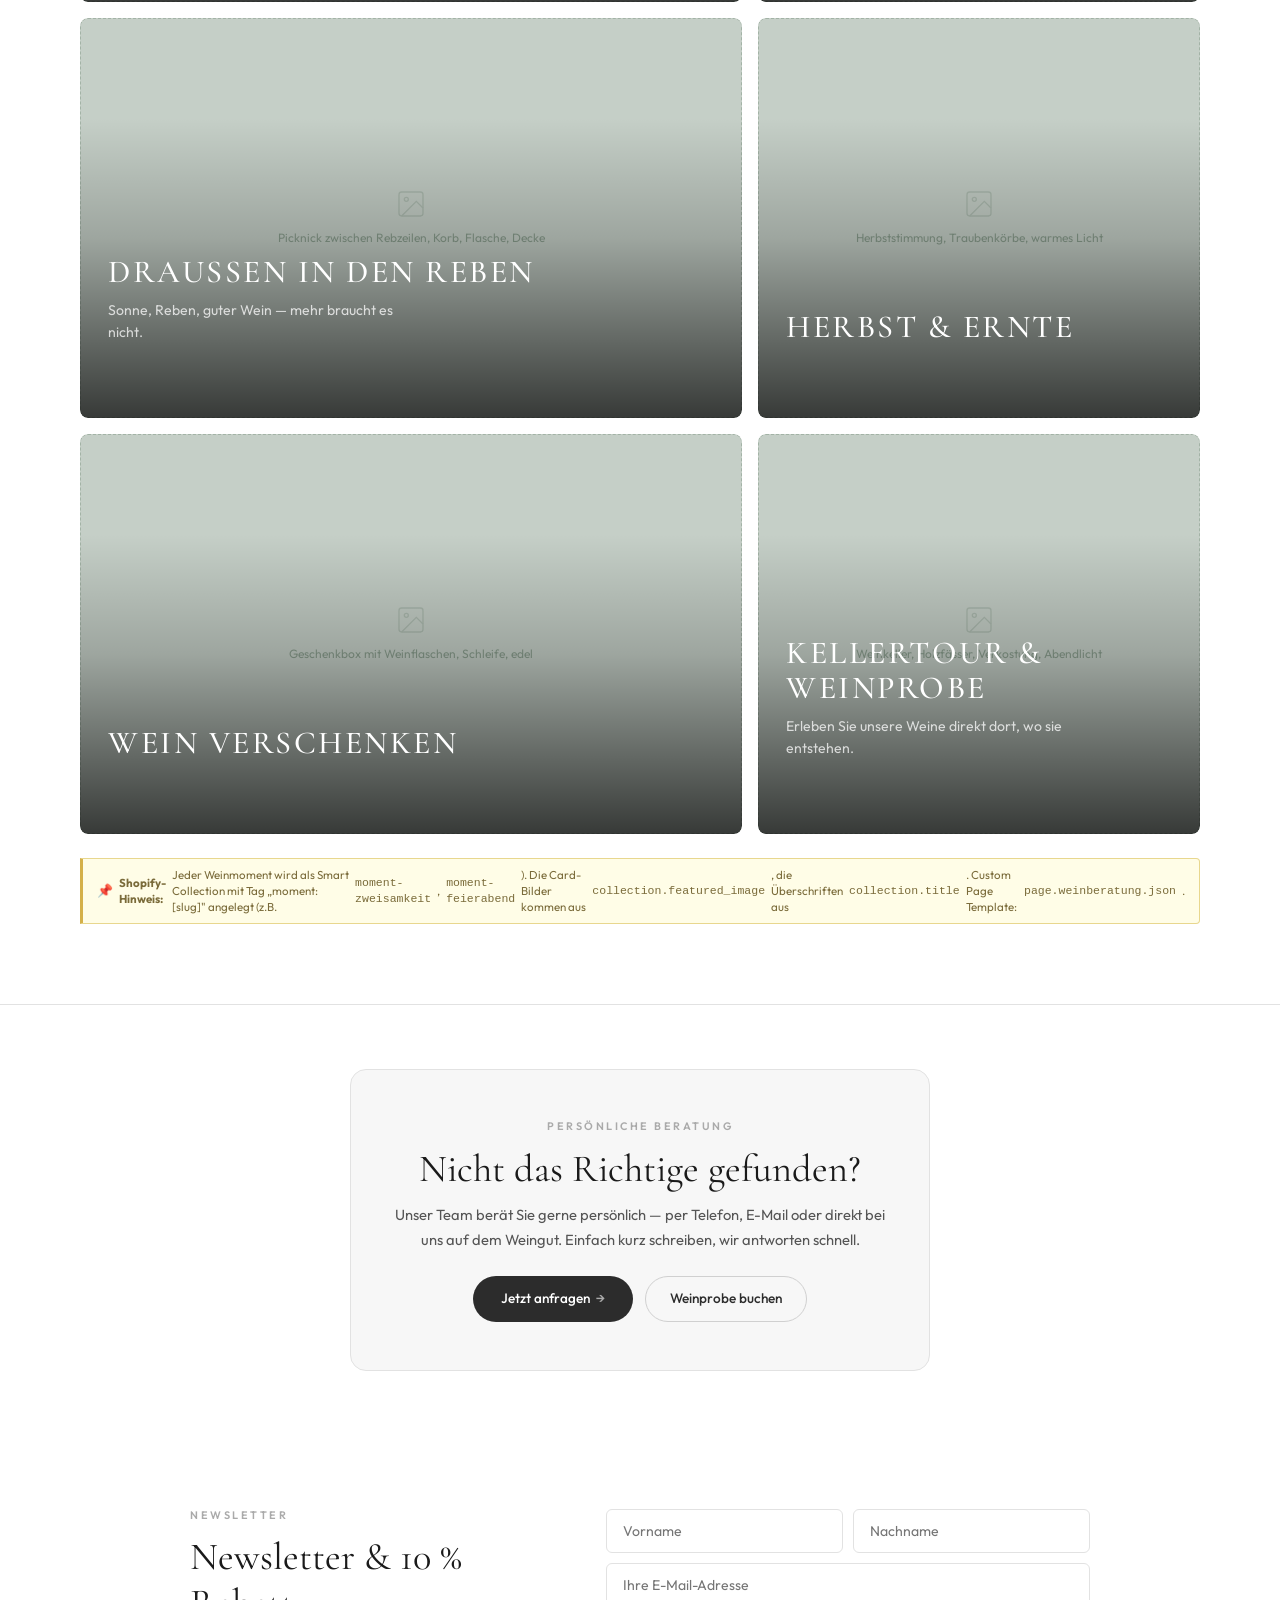
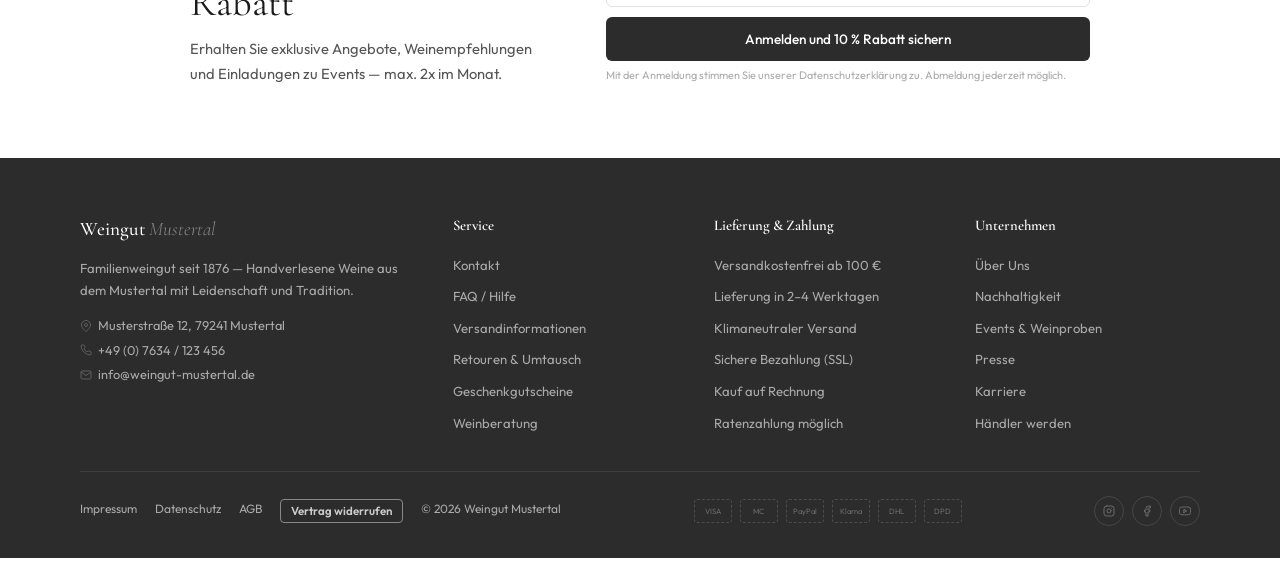
<file: weinberatung.html>
<!DOCTYPE html>
<html lang="de">
<head>
  <meta charset="UTF-8">
  <meta name="viewport" content="width=device-width, initial-scale=1.0">
  <title>Weingut Mustertal — Weinberatung | Wireframe</title>
  <link href="https://fonts.googleapis.com/css2?family=Cormorant+Garamond:ital,wght@0,300;0,400;0,500;0,600;0,700;1,300;1,400&family=Outfit:wght@300;400;500;600;700&display=swap" rel="stylesheet">
  <link rel="stylesheet" href="styles.css">
</head>
<body>

<!-- ============================================================
     1. ANNOUNCEMENT BAR
     ============================================================ -->
<div class="announcement">
  Dieser schmale Banner erzeugt Dringlichkeit durch ein zeitlich begrenztes Angebot — Versandkostenfrei ab 100 € &nbsp;|&nbsp; <a href="paketseite.html">Jetzt Kennenlernpaket sichern</a>
</div>

<!-- ============================================================
     2. HEADER
     ============================================================ -->
<header class="header">
  <div class="header__inner">
    <a href="index.html" class="header__logo">Weingut <em>Mustertal</em></a>
    <ul class="header__nav">
      <li><a href="index.html">Startseite</a></li>
      <li>
        <a href="weine.html">Alle Weine</a>
        <!-- Mega Menu -->
        <div class="mega">
          <div class="mega__grid mega__grid--wide">
            <div class="mega__col">
              <h4>Sortiment</h4>
              <ul>
                <li><a href="kategorie.html">Weißweine</a></li>
                <li><a href="kategorie.html">Rotweine</a></li>
                <li><a href="kategorie.html">Rosé</a></li>
                <li><a href="kategorie.html">Sekt & Secco</a></li>
                <li><a href="kategorie.html">Spirituosen</a></li>
                <li><a href="kategorie.html">Alkoholfrei</a></li>
                <li><a href="weine.html">Alle Weine</a></li>
              </ul>
            </div>
            <div class="mega__col">
              <h4>Terroir</h4>
              <ul>
                <li><a href="kategorie.html">Unsere Böden</a></li>
                <li><a href="kategorie.html">Muschelkalk</a></li>
                <li><a href="kategorie.html">Löss & Lehm</a></li>
                <li><a href="kategorie.html">Einzellagen</a></li>
                <li><a href="kategorie.html">Lagenkarte</a></li>
              </ul>
            </div>
            <div class="mega__col">
              <h4>Sonstiges</h4>
              <ul>
                <li><a href="kategorie.html">Neuheiten</a></li>
                <li><a href="kategorie.html">Bestseller</a></li>
                <li><a href="paketseite.html">Kennenlernpakete</a></li>
                <li><a href="kategorie.html">Geschenksets</a></li>
                <li><a href="kategorie.html">Wein im Abo</a></li>
              </ul>
            </div>
            <div class="mega__col">
              <h4>Qualitätsstufen</h4>
              <ul>
                <li><a href="kategorie.html">Gutswein</a></li>
                <li><a href="kategorie.html">Ortswein</a></li>
                <li><a href="kategorie.html">Lagenwein</a></li>
                <li><a href="kategorie.html">Große Gewächse</a></li>
              </ul>
            </div>
            <div class="mega__col">
              <div class="mega__product">
                <a href="paketseite.html">
                  <div class="ph" style="height:90px">
                    <svg viewBox="0 0 24 24" fill="none" stroke="currentColor" stroke-width="1"><rect x="3" y="3" width="18" height="18" rx="2"/><line x1="3" y1="9" x2="21" y2="9"/></svg>
                    <span>Paket-Teaser</span>
                  </div>
                </a>
                <div class="mega__product-name">Kennenlernpaket</div>
                <div class="mega__product-price">49,90 €</div>
              </div>
            </div>
          </div>
        </div>
      </li>
      <li class="active"><a href="weinberatung.html">Weinberatung</a></li>
      <li><a href="ueber-uns.html">Über Uns</a></li>
      <li><a href="events.html">Events &amp; Weinprobe</a></li>
      <li><a href="kontakt.html">Kontakt</a></li>
    </ul>
    <button class="header__burger" aria-label="Menü" onclick="toggleMobileNav()">
      <span></span><span></span><span></span>
    </button>
    <div class="header__icons">
      <!-- Search -->
      <button aria-label="Suche">
        <svg viewBox="0 0 24 24" fill="none" stroke="currentColor" stroke-width="2" stroke-linecap="round"><circle cx="11" cy="11" r="8"/><line x1="21" y1="21" x2="16.65" y2="16.65"/></svg>
      </button>
      <!-- Profile -->
      <button aria-label="Mein Konto">
        <svg viewBox="0 0 24 24" fill="none" stroke="currentColor" stroke-width="2" stroke-linecap="round"><path d="M20 21v-2a4 4 0 0 0-4-4H8a4 4 0 0 0-4 4v2"/><circle cx="12" cy="7" r="4"/></svg>
      </button>
      <!-- Cart -->
      <button aria-label="Warenkorb" onclick="openCartDrawer()">
        <svg viewBox="0 0 24 24" fill="none" stroke="currentColor" stroke-width="2" stroke-linecap="round"><path d="M6 2L3 6v14a2 2 0 0 0 2 2h14a2 2 0 0 0 2-2V6l-3-4z"/><line x1="3" y1="6" x2="21" y2="6"/><path d="M16 10a4 4 0 0 1-8 0"/></svg>
        <span class="cart-badge">2</span>
      </button>
    </div>
  </div>
</header>

<nav class="mobile-nav" id="mobile-nav">
  <div class="mobile-nav__links">
    <a href="index.html">Startseite</a>
    <a href="weine.html">Alle Weine</a>
    <a href="weinberatung.html" class="active">Weinberatung</a>
    <a href="ueber-uns.html">Über Uns</a>
    <a href="events.html">Events &amp; Weinprobe</a>
    <a href="kontakt.html">Kontakt</a>
  </div>
</nav>

<!-- ============================================================
     3. HERO BANNER
     ============================================================ -->
<section class="hero-banner fade-in">
  <div class="ph-img" style="min-height:460px;border-radius:0;">
    <svg viewBox="0 0 24 24" fill="none" stroke="currentColor" stroke-width="1"><rect x="3" y="3" width="18" height="18" rx="2"/><circle cx="8.5" cy="8.5" r="1.5"/><path d="M21 15l-5-5L5 21"/></svg>
    <span>Hero-Bild — Gedeckter Tisch im Weinberg, Abendsonne, Weinflaschen und Speisen</span>
  </div>
  <div class="hero-banner__content">
    <span class="label" style="color:var(--gray-400);">Weinberatung</span>
    <h1>Der richtige Wein<br>für jeden Moment</h1>
    <p>
      Ob zum Sonntagsbraten, beim Mädelstag oder einfach nach Feierabend auf der Terrasse —
      wir zeigen Ihnen, welcher Wein aus unserem Weingut zu Ihrem Moment passt.
    </p>
    <div style="display:flex;gap:12px;justify-content:center;flex-wrap:wrap;margin-top:12px;">
      <a href="#wein-zum-essen" class="btn btn--white">Wein zum Essen</a>
      <a href="#weinmomente" class="btn btn--outline" style="border-color:rgba(255,255,255,0.4);color:#fff;">Weinmomente</a>
    </div>
  </div>
</section>

<!-- ============================================================
     4. WEIN ZUM ESSEN — Icon-Strip (dark)
     ============================================================ -->
<section id="wein-zum-essen" class="section section--dark fade-in">
  <div class="container" style="text-align:center;">
    <span class="label" style="color:var(--gray-400);">01 — Wein zum Essen</span>
    <h2 style="color:var(--white);">Was gibt es heute zu essen?</h2>
    <p class="body-text" style="margin:14px auto 40px;text-align:center;color:var(--gray-400);">
      Klicken Sie auf eine Speise und wir zeigen Ihnen, welche Weine aus unserem Keller
      am besten dazu passen.
    </p>

    <div class="fstrip">
      <a href="kategorie.html" class="fstrip__item">
        <div class="fstrip__icon">
          <svg viewBox="0 0 24 24" fill="none" stroke="currentColor" stroke-width="1.5" stroke-linecap="round" stroke-linejoin="round"><path d="M12 2C8 2 4 6 4 10c0 3 2 5 4 6v2h8v-2c2-1 4-3 4-6 0-4-4-8-8-8z"/><line x1="8" y1="22" x2="16" y2="22"/></svg>
        </div>
        <span class="fstrip__label">Braten &<br>Schmorgerichte</span>
      </a>
      <a href="kategorie.html" class="fstrip__item">
        <div class="fstrip__icon">
          <svg viewBox="0 0 24 24" fill="none" stroke="currentColor" stroke-width="1.5" stroke-linecap="round"><path d="M12 2c-3 0-5 2-5 5s2 5 5 5 5-2 5-5-2-5-5-5z"/><path d="M4 22c0-4 3.5-7 8-7s8 3 8 7"/></svg>
        </div>
        <span class="fstrip__label">Geflügel</span>
      </a>
      <a href="kategorie.html" class="fstrip__item">
        <div class="fstrip__icon">
          <svg viewBox="0 0 24 24" fill="none" stroke="currentColor" stroke-width="1.5" stroke-linecap="round"><path d="M8 2l4 6 4-6"/><path d="M6 8h12l-2 14H8L6 8z"/></svg>
        </div>
        <span class="fstrip__label">Wild &<br>Herbstküche</span>
      </a>
      <a href="kategorie.html" class="fstrip__item">
        <div class="fstrip__icon">
          <svg viewBox="0 0 24 24" fill="none" stroke="currentColor" stroke-width="1.5" stroke-linecap="round"><path d="M2 12c0 0 4-6 10-6s10 6 10 6-4 6-10 6S2 12 2 12z"/><path d="M18 12l3 4M18 12l3-4"/></svg>
        </div>
        <span class="fstrip__label">Fisch &<br>Meeresfrüchte</span>
      </a>
      <a href="kategorie.html" class="fstrip__item">
        <div class="fstrip__icon">
          <svg viewBox="0 0 24 24" fill="none" stroke="currentColor" stroke-width="1.5" stroke-linecap="round"><rect x="3" y="6" width="18" height="12" rx="3"/><line x1="3" y1="12" x2="21" y2="12"/></svg>
        </div>
        <span class="fstrip__label">Käse &<br>Charcuterie</span>
      </a>
      <a href="kategorie.html" class="fstrip__item">
        <div class="fstrip__icon">
          <svg viewBox="0 0 24 24" fill="none" stroke="currentColor" stroke-width="1.5" stroke-linecap="round"><path d="M12 2C6 2 2 6 2 10h20c0-4-4-8-8-8z"/><rect x="2" y="10" width="20" height="4" rx="1"/><path d="M4 14v4c0 2 3 4 8 4s8-2 8-4v-4"/></svg>
        </div>
        <span class="fstrip__label">Pasta &<br>Risotto</span>
      </a>
      <a href="kategorie.html" class="fstrip__item">
        <div class="fstrip__icon">
          <svg viewBox="0 0 24 24" fill="none" stroke="currentColor" stroke-width="1.5" stroke-linecap="round"><path d="M12 22c-4 0-8-3-8-8 0-3 2-5 4-7l4-5 4 5c2 2 4 4 4 7 0 5-4 8-8 8z"/><path d="M12 18c-2 0-4-1.5-4-4"/></svg>
        </div>
        <span class="fstrip__label">Vegetarisch</span>
      </a>
      <a href="kategorie.html" class="fstrip__item">
        <div class="fstrip__icon">
          <svg viewBox="0 0 24 24" fill="none" stroke="currentColor" stroke-width="1.5" stroke-linecap="round"><circle cx="12" cy="12" r="9"/><circle cx="12" cy="12" r="3"/><line x1="12" y1="3" x2="12" y2="6"/><line x1="12" y1="18" x2="12" y2="21"/></svg>
        </div>
        <span class="fstrip__label">Apéro &<br>Snacks</span>
      </a>
      <a href="kategorie.html" class="fstrip__item">
        <div class="fstrip__icon">
          <svg viewBox="0 0 24 24" fill="none" stroke="currentColor" stroke-width="1.5" stroke-linecap="round"><path d="M4 18h16"/><path d="M4 18l2-12h12l2 12"/><path d="M9 6V4c0-1 1-2 3-2s3 1 3 2v2"/></svg>
        </div>
        <span class="fstrip__label">Dessert &<br>Süßes</span>
      </a>
    </div>
  </div>
</section>

<!-- ============================================================
     5. WEIN ZUM ESSEN — Bild-Cards
     ============================================================ -->
<section class="section fade-in">
  <div class="container">
    <span class="label">Klassiker, die immer gehen</span>
    <h2 style="margin-bottom:32px;">Unsere beliebtesten Speisenbegleiter</h2>

    <!-- Row 1: 60/40 -->
    <div class="fcard-grid">
      <a href="kategorie.html" class="fcard">
        <div class="fcard__img ph-img" style="border:1.5px dashed #B8C8BA;">
          <svg viewBox="0 0 24 24" fill="none" stroke="currentColor" stroke-width="1" style="width:32px;height:32px;opacity:0.4;"><rect x="3" y="3" width="18" height="18" rx="2"/><circle cx="8.5" cy="8.5" r="1.5"/><path d="M21 15l-5-5L5 21"/></svg>
          <span style="color:#8A9E8E;font-size:0.75rem;">Sonntagsbraten, dampfend, rustikaler Tisch</span>
        </div>
        <div class="fcard__overlay">
          <span class="fcard__category">Braten &<br>Schmorgerichte</span>
          <span class="btn btn--white fcard__cta">Jetzt entdecken</span>
        </div>
      </a>
      <a href="kategorie.html" class="fcard">
        <div class="fcard__img ph-img" style="border:1.5px dashed #B8C8BA;">
          <svg viewBox="0 0 24 24" fill="none" stroke="currentColor" stroke-width="1" style="width:32px;height:32px;opacity:0.4;"><rect x="3" y="3" width="18" height="18" rx="2"/><circle cx="8.5" cy="8.5" r="1.5"/><path d="M21 15l-5-5L5 21"/></svg>
          <span style="color:#8A9E8E;font-size:0.75rem;">Wildgulasch mit Rotwein, Herbststimmung</span>
        </div>
        <div class="fcard__overlay">
          <span class="fcard__category">Wild &<br>Herbstküche</span>
          <span class="btn btn--white fcard__cta">Jetzt entdecken</span>
        </div>
      </a>
    </div>

    <!-- Row 2: 3 columns -->
    <div class="fcard-grid fcard-grid--3" style="margin-top:16px;">
      <a href="kategorie.html" class="fcard">
        <div class="fcard__img ph-img" style="border:1.5px dashed #B8C8BA;">
          <svg viewBox="0 0 24 24" fill="none" stroke="currentColor" stroke-width="1" style="width:32px;height:32px;opacity:0.4;"><rect x="3" y="3" width="18" height="18" rx="2"/><circle cx="8.5" cy="8.5" r="1.5"/><path d="M21 15l-5-5L5 21"/></svg>
          <span style="color:#8A9E8E;font-size:0.75rem;">Käseplatte, Trauben, Walnüsse</span>
        </div>
        <div class="fcard__overlay">
          <span class="fcard__category">Käse &<br>Charcuterie</span>
          <span class="btn btn--white fcard__cta">Jetzt entdecken</span>
        </div>
      </a>
      <a href="kategorie.html" class="fcard">
        <div class="fcard__img ph-img" style="border:1.5px dashed #B8C8BA;">
          <svg viewBox="0 0 24 24" fill="none" stroke="currentColor" stroke-width="1" style="width:32px;height:32px;opacity:0.4;"><rect x="3" y="3" width="18" height="18" rx="2"/><circle cx="8.5" cy="8.5" r="1.5"/><path d="M21 15l-5-5L5 21"/></svg>
          <span style="color:#8A9E8E;font-size:0.75rem;">Fischfilet, hell, frisch</span>
        </div>
        <div class="fcard__overlay">
          <span class="fcard__category">Fisch &<br>Meeresfrüchte</span>
          <span class="btn btn--white fcard__cta">Jetzt entdecken</span>
        </div>
      </a>
      <a href="kategorie.html" class="fcard">
        <div class="fcard__img ph-img" style="border:1.5px dashed #B8C8BA;">
          <svg viewBox="0 0 24 24" fill="none" stroke="currentColor" stroke-width="1" style="width:32px;height:32px;opacity:0.4;"><rect x="3" y="3" width="18" height="18" rx="2"/><circle cx="8.5" cy="8.5" r="1.5"/><path d="M21 15l-5-5L5 21"/></svg>
          <span style="color:#8A9E8E;font-size:0.75rem;">Apéro, Oliven, Brot, Gläser im Freien</span>
        </div>
        <div class="fcard__overlay">
          <span class="fcard__category">Apéro &<br>Snacks</span>
          <span class="btn btn--white fcard__cta">Jetzt entdecken</span>
        </div>
      </a>
    </div>

    <div class="note" style="margin-top:24px;">
      <strong>Shopify-Hinweis:</strong> Jede Card verlinkt auf eine Smart Collection mit dem Tag „speise:[slug]" (z.B. <code>speise-braten</code>, <code>speise-wild</code>). Im Eurus-Theme: Metafield <code>collection.metafields.custom.hero_image</code> für die Card-Bilder nutzen.
    </div>
  </div>
</section>

<!-- ============================================================
     6. WEINMOMENTE — Intro + Pill-Strip
     ============================================================ -->
<section id="weinmomente" class="section section--alt fade-in">
  <div class="container" style="text-align:center;">
    <span class="label">02 — Weinmomente</span>
    <h2>Welcher Moment wartet auf Sie?</h2>
    <p class="body-text" style="margin:14px auto 32px;text-align:center;">
      Manchmal weiß man einfach, wie der Abend werden soll — aber nicht welche Flasche
      dazu passt. Hier finden Sie unsere Empfehlungen nach Stimmung und Anlass.
    </p>

    <div class="mstrip">
      <a href="#moment-zweisamkeit" class="mstrip__pill mstrip__pill--active">Zweisamkeit</a>
      <a href="#moment-gesellschaft" class="mstrip__pill">Gesellschaft & Feier</a>
      <a href="#moment-natur" class="mstrip__pill">Draußen & Natur</a>
      <a href="#moment-feierabend" class="mstrip__pill">Feierabend</a>
      <a href="#moment-geschenk" class="mstrip__pill">Schenken</a>
      <a href="#moment-saisonal" class="mstrip__pill">Saisonal</a>
    </div>
  </div>
</section>

<!-- ============================================================
     7. WEINMOMENTE — Asymmetrisches Card-Grid
     ============================================================ -->
<section class="section fade-in">
  <div class="container">

    <div class="mcard-grid">

      <!-- Row 1: Large left, small right -->
      <a href="kategorie.html" class="mcard" id="moment-zweisamkeit">
        <div class="mcard__img ph-img" style="border:1.5px dashed #B8C8BA;">
          <svg viewBox="0 0 24 24" fill="none" stroke="currentColor" stroke-width="1" style="width:32px;height:32px;opacity:0.4;"><rect x="3" y="3" width="18" height="18" rx="2"/><circle cx="8.5" cy="8.5" r="1.5"/><path d="M21 15l-5-5L5 21"/></svg>
          <span style="color:#8A9E8E;font-size:0.75rem;">Paar auf Weingut-Terrasse, Abendsonne, zwei Weingläser</span>
        </div>
        <div class="mcard__overlay">
          <span class="mcard__title">Zweisamkeit genießen</span>
          <p class="mcard__text">Für Abende, die man nicht vergisst — mit einem Wein, der dazu passt.</p>
          <span class="btn btn--white mcard__cta">Zur Weinauswahl</span>
        </div>
      </a>

      <a href="kategorie.html" class="mcard">
        <div class="mcard__img ph-img" style="border:1.5px dashed #B8C8BA;">
          <svg viewBox="0 0 24 24" fill="none" stroke="currentColor" stroke-width="1" style="width:32px;height:32px;opacity:0.4;"><rect x="3" y="3" width="18" height="18" rx="2"/><circle cx="8.5" cy="8.5" r="1.5"/><path d="M21 15l-5-5L5 21"/></svg>
          <span style="color:#8A9E8E;font-size:0.75rem;">Freundinnen auf Terrasse, Rosé, Lachen</span>
        </div>
        <div class="mcard__overlay">
          <span class="mcard__title">Mädelstag</span>
          <span class="btn btn--white mcard__cta">Zur Weinauswahl</span>
        </div>
      </a>

      <!-- Row 2: Small left, large right (HTML order swapped) -->
      <a href="kategorie.html" class="mcard" id="moment-feierabend">
        <div class="mcard__img ph-img" style="border:1.5px dashed #B8C8BA;">
          <svg viewBox="0 0 24 24" fill="none" stroke="currentColor" stroke-width="1" style="width:32px;height:32px;opacity:0.4;"><rect x="3" y="3" width="18" height="18" rx="2"/><circle cx="8.5" cy="8.5" r="1.5"/><path d="M21 15l-5-5L5 21"/></svg>
          <span style="color:#8A9E8E;font-size:0.75rem;">Person auf Gartenbank, Buch, Weinglas, Abendsonne</span>
        </div>
        <div class="mcard__overlay">
          <span class="mcard__title">Einfach Feierabend</span>
          <span class="btn btn--white mcard__cta">Zur Weinauswahl</span>
        </div>
      </a>

      <a href="kategorie.html" class="mcard" id="moment-gesellschaft">
        <div class="mcard__img ph-img" style="border:1.5px dashed #B8C8BA;">
          <svg viewBox="0 0 24 24" fill="none" stroke="currentColor" stroke-width="1" style="width:32px;height:32px;opacity:0.4;"><rect x="3" y="3" width="18" height="18" rx="2"/><circle cx="8.5" cy="8.5" r="1.5"/><path d="M21 15l-5-5L5 21"/></svg>
          <span style="color:#8A9E8E;font-size:0.75rem;">Große Tafel im Freien, Weinberghang, Gesellschaft</span>
        </div>
        <div class="mcard__overlay">
          <span class="mcard__title">Gesellschaft & Geburtstag</span>
          <p class="mcard__text">Wenn mehr Menschen mehr Wein bedeutet — und mehr Freude.</p>
          <span class="btn btn--white mcard__cta">Zur Weinauswahl</span>
        </div>
      </a>

      <!-- Row 3: Large left, small right -->
      <a href="kategorie.html" class="mcard" id="moment-natur">
        <div class="mcard__img ph-img" style="border:1.5px dashed #B8C8BA;">
          <svg viewBox="0 0 24 24" fill="none" stroke="currentColor" stroke-width="1" style="width:32px;height:32px;opacity:0.4;"><rect x="3" y="3" width="18" height="18" rx="2"/><circle cx="8.5" cy="8.5" r="1.5"/><path d="M21 15l-5-5L5 21"/></svg>
          <span style="color:#8A9E8E;font-size:0.75rem;">Picknick zwischen Rebzeilen, Korb, Flasche, Decke</span>
        </div>
        <div class="mcard__overlay">
          <span class="mcard__title">Draußen in den Reben</span>
          <p class="mcard__text">Sonne, Reben, guter Wein — mehr braucht es nicht.</p>
          <span class="btn btn--white mcard__cta">Zur Weinauswahl</span>
        </div>
      </a>

      <a href="kategorie.html" class="mcard" id="moment-saisonal">
        <div class="mcard__img ph-img" style="border:1.5px dashed #B8C8BA;">
          <svg viewBox="0 0 24 24" fill="none" stroke="currentColor" stroke-width="1" style="width:32px;height:32px;opacity:0.4;"><rect x="3" y="3" width="18" height="18" rx="2"/><circle cx="8.5" cy="8.5" r="1.5"/><path d="M21 15l-5-5L5 21"/></svg>
          <span style="color:#8A9E8E;font-size:0.75rem;">Herbststimmung, Traubenkörbe, warmes Licht</span>
        </div>
        <div class="mcard__overlay">
          <span class="mcard__title">Herbst & Ernte</span>
          <span class="btn btn--white mcard__cta">Zur Weinauswahl</span>
        </div>
      </a>

      <!-- Row 4: Small left, large right -->
      <a href="kategorie.html" class="mcard" id="moment-geschenk">
        <div class="mcard__img ph-img" style="border:1.5px dashed #B8C8BA;">
          <svg viewBox="0 0 24 24" fill="none" stroke="currentColor" stroke-width="1" style="width:32px;height:32px;opacity:0.4;"><rect x="3" y="3" width="18" height="18" rx="2"/><circle cx="8.5" cy="8.5" r="1.5"/><path d="M21 15l-5-5L5 21"/></svg>
          <span style="color:#8A9E8E;font-size:0.75rem;">Geschenkbox mit Weinflaschen, Schleife, edel</span>
        </div>
        <div class="mcard__overlay">
          <span class="mcard__title">Wein verschenken</span>
          <span class="btn btn--white mcard__cta">Zur Weinauswahl</span>
        </div>
      </a>

      <a href="kategorie.html" class="mcard">
        <div class="mcard__img ph-img" style="border:1.5px dashed #B8C8BA;">
          <svg viewBox="0 0 24 24" fill="none" stroke="currentColor" stroke-width="1" style="width:32px;height:32px;opacity:0.4;"><rect x="3" y="3" width="18" height="18" rx="2"/><circle cx="8.5" cy="8.5" r="1.5"/><path d="M21 15l-5-5L5 21"/></svg>
          <span style="color:#8A9E8E;font-size:0.75rem;">Weinkeller, Holzfässer, Verkostung, Abendlicht</span>
        </div>
        <div class="mcard__overlay">
          <span class="mcard__title">Kellertour & Weinprobe</span>
          <p class="mcard__text">Erleben Sie unsere Weine direkt dort, wo sie entstehen.</p>
          <span class="btn btn--white mcard__cta">Zur Weinauswahl</span>
        </div>
      </a>

    </div>

    <div class="note" style="margin-top:24px;">
      <strong>Shopify-Hinweis:</strong> Jeder Weinmoment wird als Smart Collection mit Tag „moment:[slug]" angelegt (z.B. <code>moment-zweisamkeit</code>, <code>moment-feierabend</code>). Die Card-Bilder kommen aus <code>collection.featured_image</code>, die Überschriften aus <code>collection.title</code>. Custom Page Template: <code>page.weinberatung.json</code>.
    </div>
  </div>
</section>

<!-- ============================================================
     8. PERSÖNLICHE BERATUNG — CTA-Box
     ============================================================ -->
<section class="wf-cta fade-in">
  <div class="container">
    <div class="wf-cta__box">
      <span class="label">Persönliche Beratung</span>
      <h2>Nicht das Richtige gefunden?</h2>
      <p>
        Unser Team berät Sie gerne persönlich — per Telefon, E-Mail oder direkt
        bei uns auf dem Weingut. Einfach kurz schreiben, wir antworten schnell.
      </p>
      <div class="wf-cta__btns">
        <a href="kontakt.html" class="btn btn--dark">Jetzt anfragen</a>
        <a href="events.html" class="btn btn--outline">Weinprobe buchen</a>
      </div>
    </div>
  </div>
</section>

<!-- ============================================================
     9. NEWSLETTER
     ============================================================ -->
<div class="nl fade-in">
  <div class="container">
    <div class="nl__block">
      <div class="nl__text">
        <span class="label">Newsletter</span>
        <h2>Newsletter & 10 % Rabatt</h2>
        <p class="desc">
          Erhalten Sie exklusive Angebote, Weinempfehlungen und Einladungen zu Events — max. 2x im Monat.
        </p>
      </div>
      <div>
        <form class="nl__form" onsubmit="return false;">
          <div class="nl__form-row">
            <input type="text" placeholder="Vorname" aria-label="Vorname">
            <input type="text" placeholder="Nachname" aria-label="Nachname">
          </div>
          <input type="email" placeholder="Ihre E-Mail-Adresse" aria-label="E-Mail-Adresse">
          <button type="submit">Anmelden und 10 % Rabatt sichern</button>
        </form>
        <p class="nl__legal">
          Mit der Anmeldung stimmen Sie unserer Datenschutzerklärung zu. Abmeldung jederzeit möglich.
        </p>
      </div>
    </div>
  </div>
</div>

<!-- ============================================================
     10. FOOTER
     ============================================================ -->
<footer class="footer">
  <div class="container">

    <!-- Footer Grid -->
    <div class="footer__grid">
      <!-- Column 1: Contact -->
      <div class="footer__col">
        <div class="flogo">Weingut <em>Mustertal</em></div>
        <p>Familienweingut seit 1876 — Handverlesene Weine aus dem Mustertal mit Leidenschaft und Tradition.</p>
        <div class="fcontact">
          <svg viewBox="0 0 24 24" fill="none" stroke="currentColor" stroke-width="2"><path d="M21 10c0 7-9 13-9 13s-9-6-9-13a9 9 0 0 1 18 0z"/><circle cx="12" cy="10" r="3"/></svg>
          Musterstraße 12, 79241 Mustertal
        </div>
        <div class="fcontact">
          <svg viewBox="0 0 24 24" fill="none" stroke="currentColor" stroke-width="2"><path d="M22 16.92v3a2 2 0 0 1-2.18 2 19.79 19.79 0 0 1-8.63-3.07 19.5 19.5 0 0 1-6-6 19.79 19.79 0 0 1-3.07-8.67A2 2 0 0 1 4.11 2h3a2 2 0 0 1 2 1.72c.127.96.361 1.903.7 2.81a2 2 0 0 1-.45 2.11L8.09 9.91a16 16 0 0 0 6 6l1.27-1.27a2 2 0 0 1 2.11-.45c.907.339 1.85.573 2.81.7A2 2 0 0 1 22 16.92z"/></svg>
          +49 (0) 7634 / 123 456
        </div>
        <div class="fcontact">
          <svg viewBox="0 0 24 24" fill="none" stroke="currentColor" stroke-width="2"><path d="M4 4h16c1.1 0 2 .9 2 2v12c0 1.1-.9 2-2 2H4c-1.1 0-2-.9-2-2V6c0-1.1.9-2 2-2z"/><polyline points="22,6 12,13 2,6"/></svg>
          info@weingut-mustertal.de
        </div>
      </div>

      <!-- Column 2: Service -->
      <div class="footer__col">
        <h4>Service</h4>
        <ul>
          <li><a href="kontakt.html">Kontakt</a></li>
          <li><a href="#">FAQ / Hilfe</a></li>
          <li><a href="#">Versandinformationen</a></li>
          <li><a href="#">Retouren & Umtausch</a></li>
          <li><a href="#">Geschenkgutscheine</a></li>
          <li><a href="weinberatung.html">Weinberatung</a></li>
        </ul>
      </div>

      <!-- Column 3: Lieferung & Zahlung -->
      <div class="footer__col">
        <h4>Lieferung & Zahlung</h4>
        <ul>
          <li><a href="#">Versandkostenfrei ab 100 €</a></li>
          <li><a href="#">Lieferung in 2–4 Werktagen</a></li>
          <li><a href="#">Klimaneutraler Versand</a></li>
          <li><a href="#">Sichere Bezahlung (SSL)</a></li>
          <li><a href="#">Kauf auf Rechnung</a></li>
          <li><a href="#">Ratenzahlung möglich</a></li>
        </ul>
      </div>

      <!-- Column 4: Unternehmen -->
      <div class="footer__col">
        <h4>Unternehmen</h4>
        <ul>
          <li><a href="ueber-uns.html">Über Uns</a></li>
          <li><a href="#">Nachhaltigkeit</a></li>
          <li><a href="events.html">Events & Weinproben</a></li>
          <li><a href="#">Presse</a></li>
          <li><a href="#">Karriere</a></li>
          <li><a href="#">Händler werden</a></li>
        </ul>
      </div>
    </div>

    <!-- Footer Bottom -->
    <div class="footer__bottom">
      <!-- Legal Links -->
      <div class="footer__bottom-left">
        <a href="#">Impressum</a>
        <a href="#">Datenschutz</a>
        <a href="#">AGB</a>
        <a href="widerrufsrecht.html" class="footer__widerruf">Vertrag widerrufen</a>
        <span>&copy; 2026 Weingut Mustertal</span>
      </div>

      <!-- Payment Icons -->
      <div class="fpay">
        <div class="fpay__icon">VISA</div>
        <div class="fpay__icon">MC</div>
        <div class="fpay__icon">PayPal</div>
        <div class="fpay__icon">Klarna</div>
        <div class="fpay__icon">DHL</div>
        <div class="fpay__icon">DPD</div>
      </div>

      <!-- Social Icons -->
      <div class="fsocial">
        <a href="#" aria-label="Instagram">
          <svg viewBox="0 0 24 24" fill="none" stroke="currentColor" stroke-width="2" stroke-linecap="round" stroke-linejoin="round"><rect x="2" y="2" width="20" height="20" rx="5" ry="5"/><path d="M16 11.37A4 4 0 1 1 12.63 8 4 4 0 0 1 16 11.37z"/><line x1="17.5" y1="6.5" x2="17.51" y2="6.5"/></svg>
        </a>
        <a href="#" aria-label="Facebook">
          <svg viewBox="0 0 24 24" fill="none" stroke="currentColor" stroke-width="2" stroke-linecap="round" stroke-linejoin="round"><path d="M18 2h-3a5 5 0 0 0-5 5v3H7v4h3v8h4v-8h3l1-4h-4V7a1 1 0 0 1 1-1h3z"/></svg>
        </a>
        <a href="#" aria-label="YouTube">
          <svg viewBox="0 0 24 24" fill="none" stroke="currentColor" stroke-width="2" stroke-linecap="round" stroke-linejoin="round"><path d="M22.54 6.42a2.78 2.78 0 0 0-1.94-2C18.88 4 12 4 12 4s-6.88 0-8.6.46a2.78 2.78 0 0 0-1.94 2A29 29 0 0 0 1 11.75a29 29 0 0 0 .46 5.33A2.78 2.78 0 0 0 3.4 19.13C5.12 19.56 12 19.56 12 19.56s6.88 0 8.6-.46a2.78 2.78 0 0 0 1.94-2 29 29 0 0 0 .46-5.25 29 29 0 0 0-.46-5.33z"/><polygon points="9.75 15.02 15.5 11.75 9.75 8.48 9.75 15.02"/></svg>
        </a>
      </div>
    </div>
  </div>
</footer>

<!-- ============================================================
     JAVASCRIPT
     ============================================================ -->
<script>
// Header scroll
window.addEventListener('scroll',()=>{document.querySelector('.header').classList.toggle('scrolled',window.scrollY>10)});
// Fade-in observer
const obs=new IntersectionObserver(entries=>{entries.forEach(e=>{if(e.isIntersecting)e.target.classList.add('visible')})},{rootMargin:'0px 0px -60px 0px',threshold:0.1});
document.querySelectorAll('.fade-in').forEach(el=>obs.observe(el));
// Smooth scroll
document.querySelectorAll('a[href^="#"]').forEach(a=>{a.addEventListener('click',function(e){const h=this.getAttribute('href');if(h==='#')return;e.preventDefault();document.querySelector(h)?.scrollIntoView({behavior:'smooth'})})});
</script>

<!-- ============================================================
     CART DRAWER
     ============================================================ -->
<div class="cart-overlay" id="cart-overlay" onclick="closeCartDrawer()"></div>
<div class="cart-drawer" id="cart-drawer">
  <div class="cart-drawer__header">
    <h3>Warenkorb (2)</h3>
    <button class="cart-drawer__close" onclick="closeCartDrawer()" aria-label="Warenkorb schliessen">
      <svg viewBox="0 0 24 24" fill="none" stroke="currentColor" stroke-width="2" stroke-linecap="round" style="width:18px;height:18px;"><line x1="18" y1="6" x2="6" y2="18"/><line x1="6" y1="6" x2="18" y2="18"/></svg>
    </button>
  </div>
  <div class="cart-drawer__body">
    <div class="cart-drawer__item">
      <div class="cart-drawer__item-img">Bild</div>
      <div class="cart-drawer__item-info">
        <div class="cart-drawer__item-name">Riesling Spätlese 2023</div>
        <div class="cart-drawer__item-price">14,90 &euro;</div>
        <div class="cart-drawer__item-qty">
          <button aria-label="Menge verringern">&minus;</button>
          <span>1</span>
          <button aria-label="Menge erhöhen">+</button>
        </div>
        <button class="cart-drawer__item-remove">Entfernen</button>
      </div>
    </div>
    <div class="cart-drawer__item">
      <div class="cart-drawer__item-img">Bild</div>
      <div class="cart-drawer__item-info">
        <div class="cart-drawer__item-name">Grauburgunder trocken 2023</div>
        <div class="cart-drawer__item-price">10,90 &euro;</div>
        <div class="cart-drawer__item-qty">
          <button aria-label="Menge verringern">&minus;</button>
          <span>2</span>
          <button aria-label="Menge erhöhen">+</button>
        </div>
        <button class="cart-drawer__item-remove">Entfernen</button>
      </div>
    </div>
    <div class="cart-drawer__upsell">
      <div class="cart-drawer__upsell-title">Das könnte dir auch gefallen</div>
      <div class="cart-drawer__upsell-grid">
        <div class="cart-drawer__upsell-card">
          <div class="cart-drawer__upsell-card-img">Bild</div>
          <div class="cart-drawer__upsell-card-name">Chardonnay Réserve 2022</div>
          <div class="cart-drawer__upsell-card-price">18,90 &euro; <span style="font-weight:400;color:var(--gray-400);font-size:0.6rem;">(25,20 &euro;/l)</span></div>
          <div class="cart-drawer__upsell-card-btn">+ Hinzufügen</div>
        </div>
        <div class="cart-drawer__upsell-card">
          <div class="cart-drawer__upsell-card-img">Bild</div>
          <div class="cart-drawer__upsell-card-name">Kennenlernpaket</div>
          <div class="cart-drawer__upsell-card-price">49,90 &euro; <span style="font-weight:400;color:var(--gray-400);font-size:0.6rem;">(11,09 &euro;/l)</span></div>
          <div class="cart-drawer__upsell-card-btn">+ Hinzufügen</div>
        </div>
      </div>
    </div>
  </div>
  <div class="cart-drawer__footer">
    <div class="shipping-bar">
      <div class="shipping-bar__text">Noch <strong>63,30 &euro;</strong> bis Versandkostenfrei</div>
      <div class="shipping-bar__track">
        <div class="shipping-bar__fill" style="width:37%"></div>
      </div>
    </div>
    <div class="cart-drawer__subtotal">
      <span class="cart-drawer__subtotal-label">Zwischensumme</span>
      <span class="cart-drawer__subtotal-value">36,70 &euro;</span>
    </div>
    <div class="cart-drawer__shipping">Versandkostenfrei ab 100 &euro; &middot; inkl. MwSt.</div>
    <button class="cart-drawer__checkout">Zur Kasse</button>
    <button class="cart-drawer__continue" onclick="closeCartDrawer()">Weiter einkaufen</button>
  </div>
</div>
<script>
function openCartDrawer(){document.getElementById('cart-drawer').classList.add('open');document.getElementById('cart-overlay').classList.add('open');document.body.style.overflow='hidden';}
function closeCartDrawer(){document.getElementById('cart-drawer').classList.remove('open');document.getElementById('cart-overlay').classList.remove('open');document.body.style.overflow='';}
document.addEventListener('keydown',function(e){if(e.key==='Escape')closeCartDrawer();});
</script>

<script>
function toggleMobileNav(){
  document.getElementById('mobile-nav').classList.toggle('open');
  document.querySelector('.header__burger').classList.toggle('active');
  document.body.style.overflow=document.getElementById('mobile-nav').classList.contains('open')?'hidden':'';
}
</script>

</body>
</html>
</file>
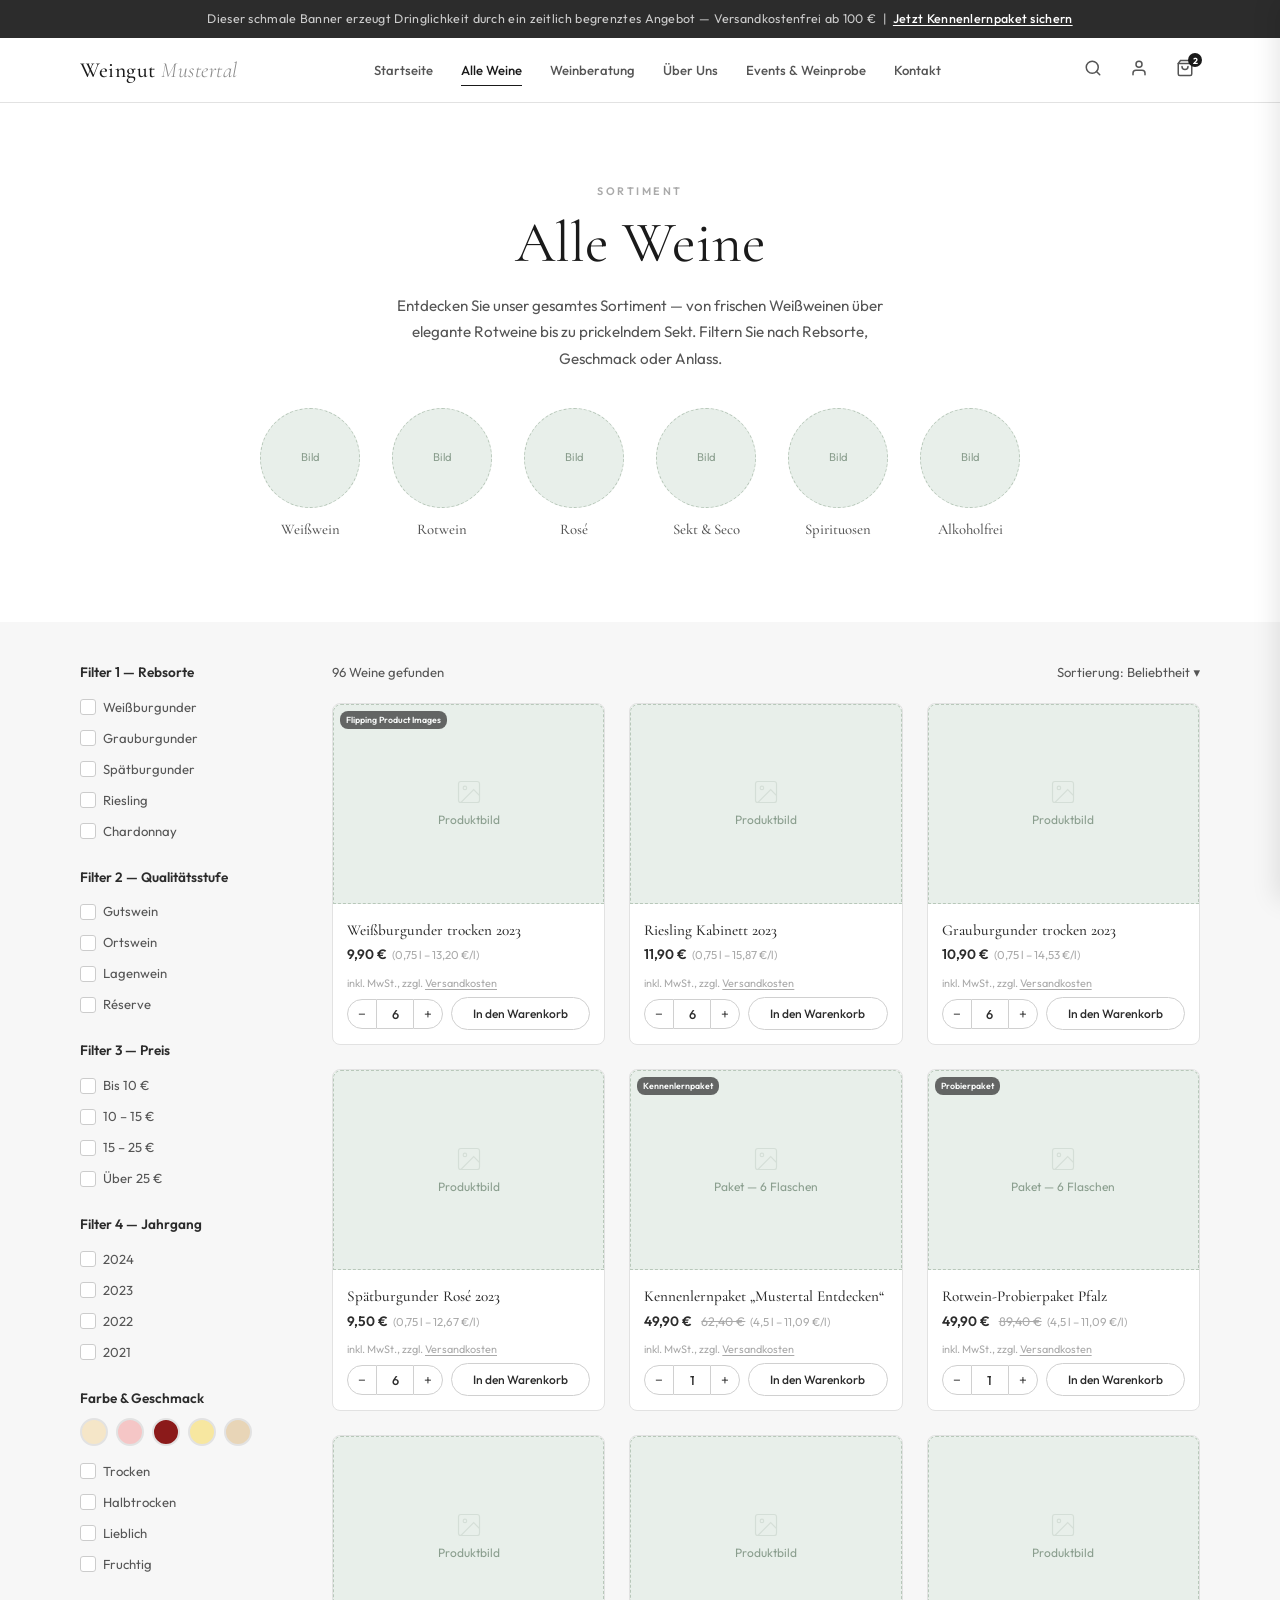
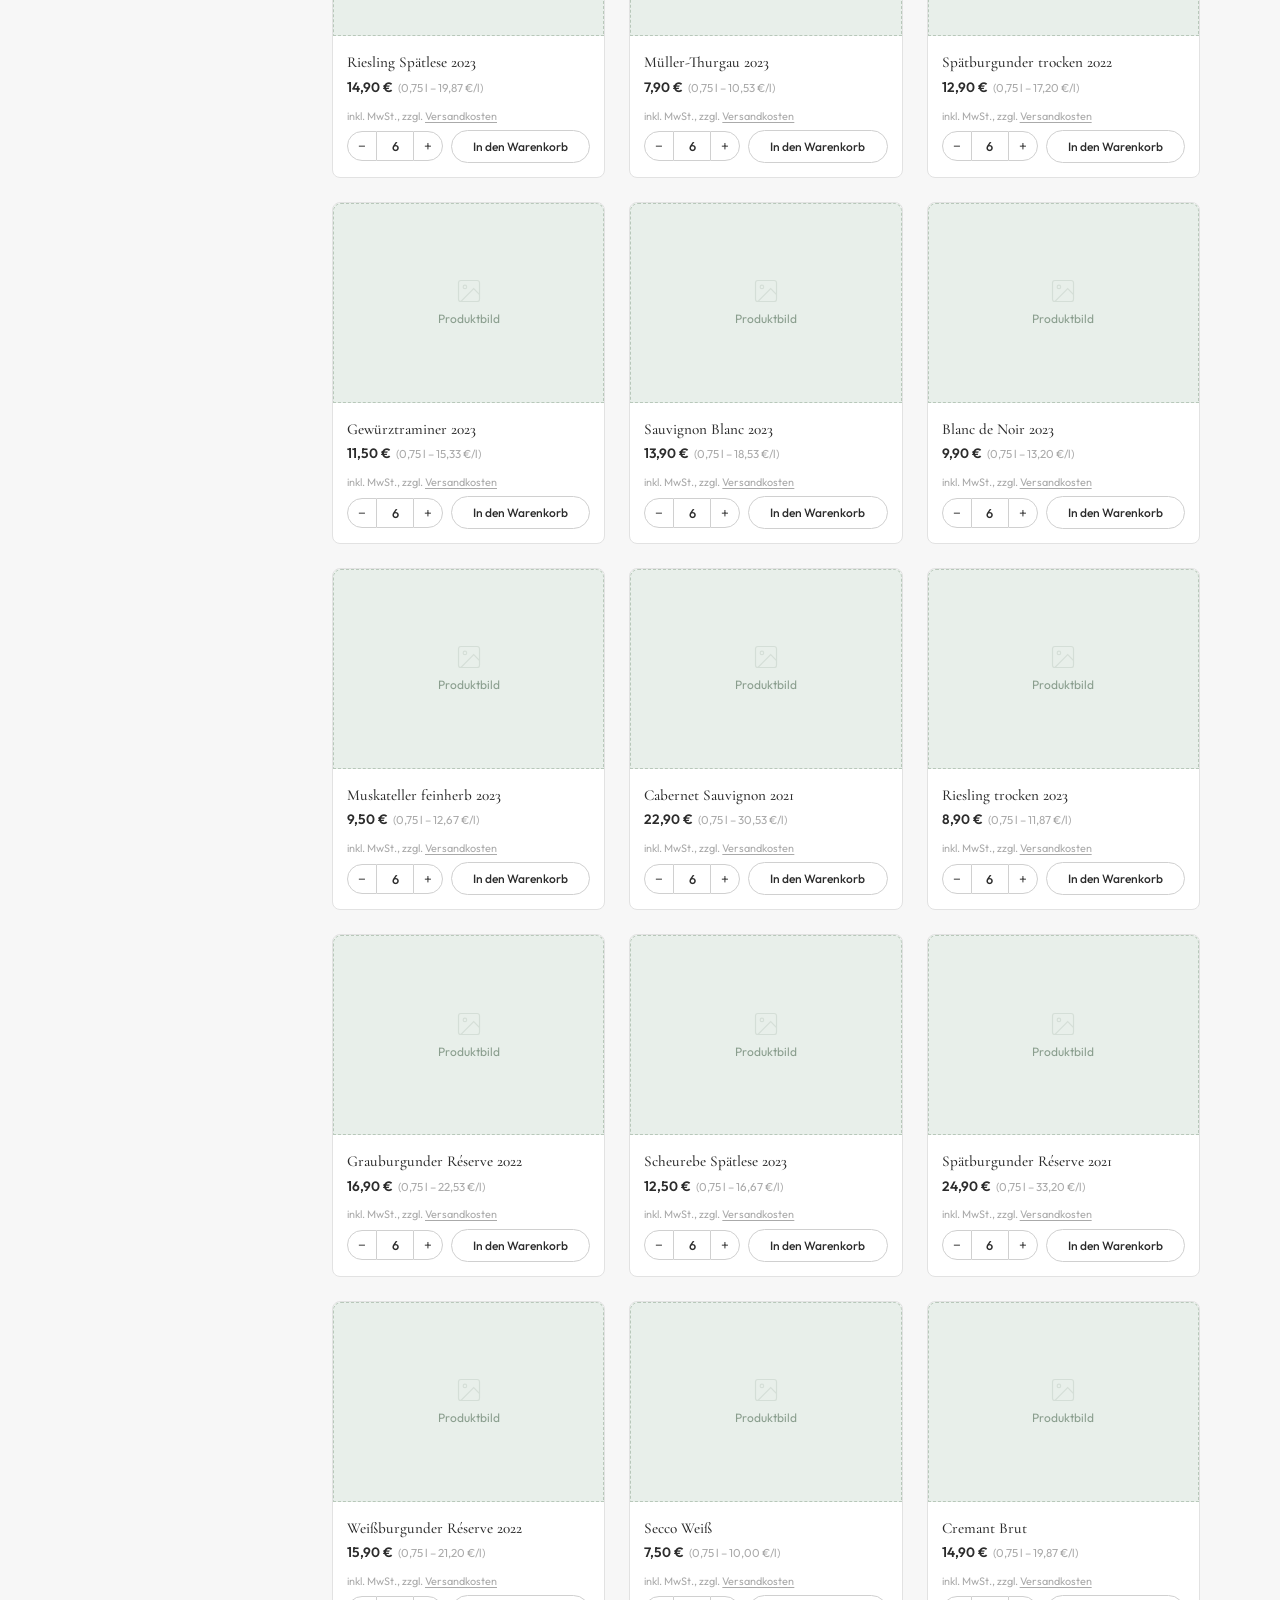
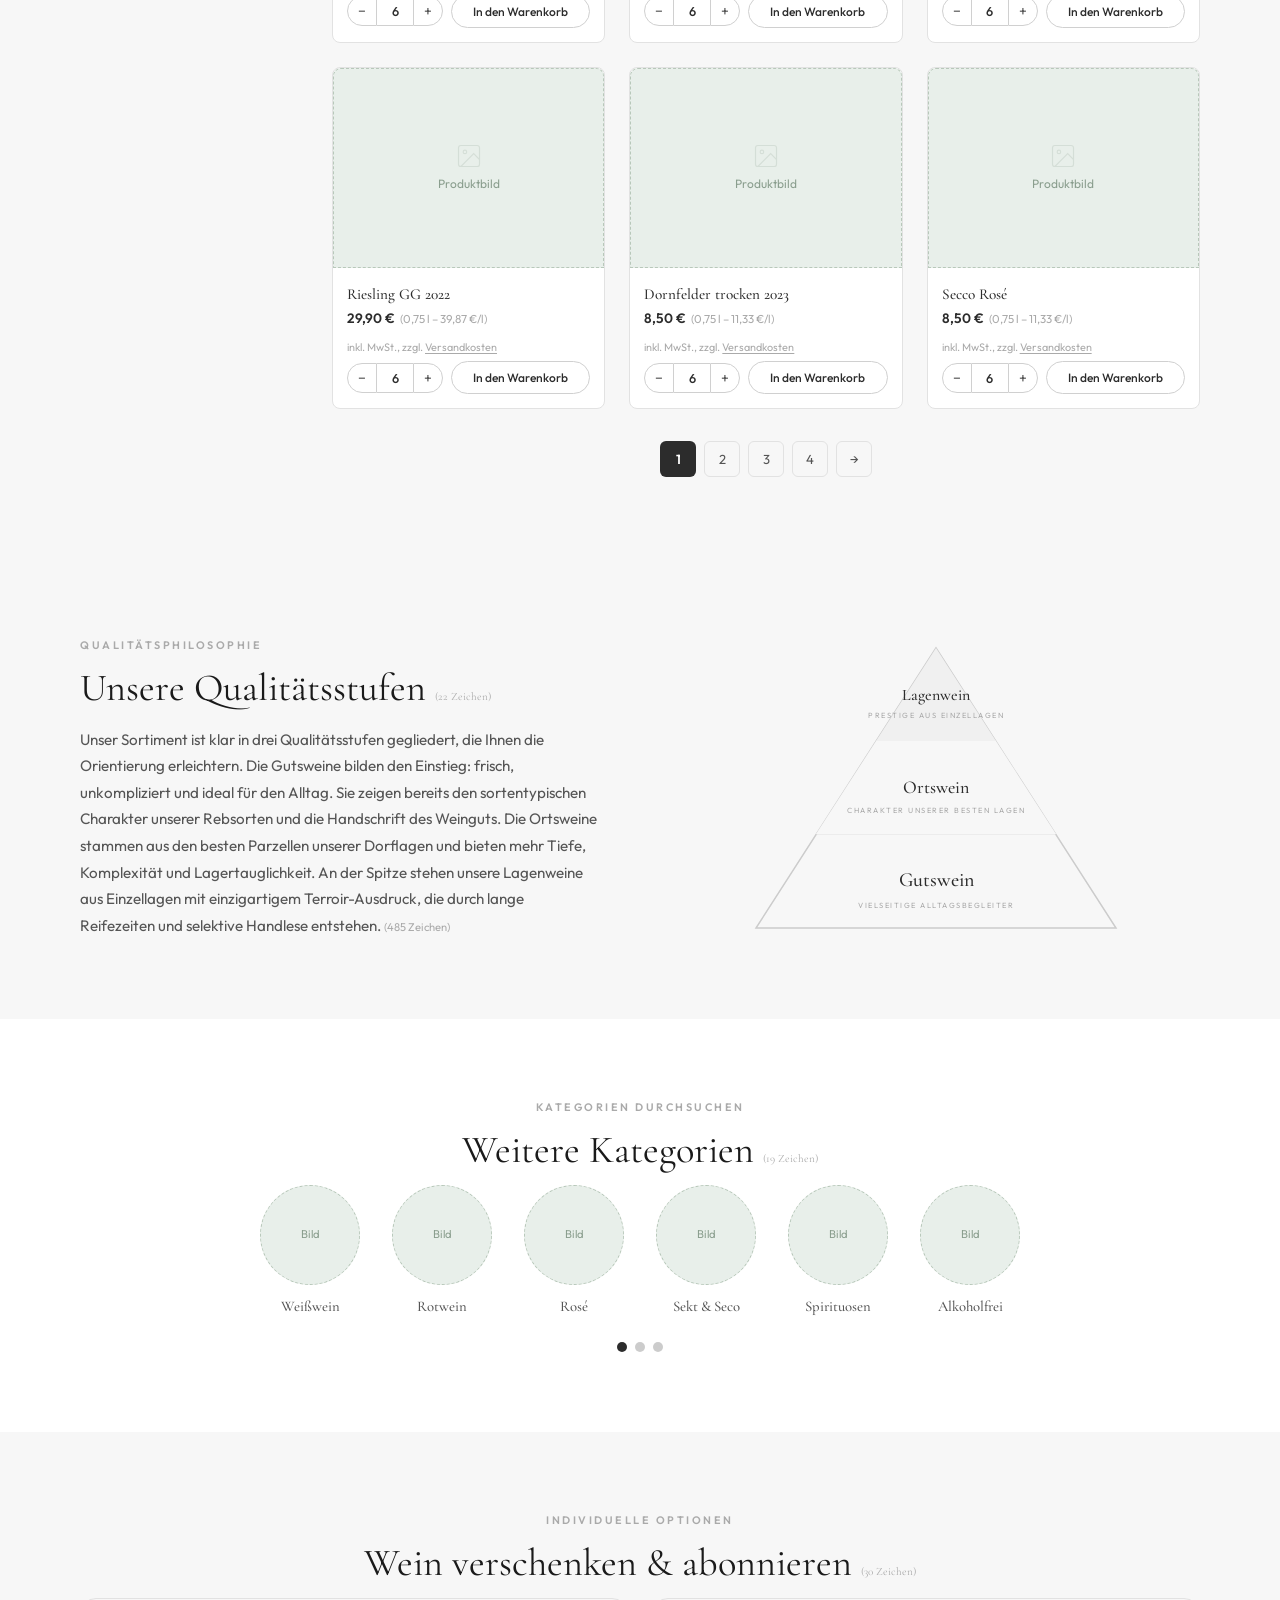
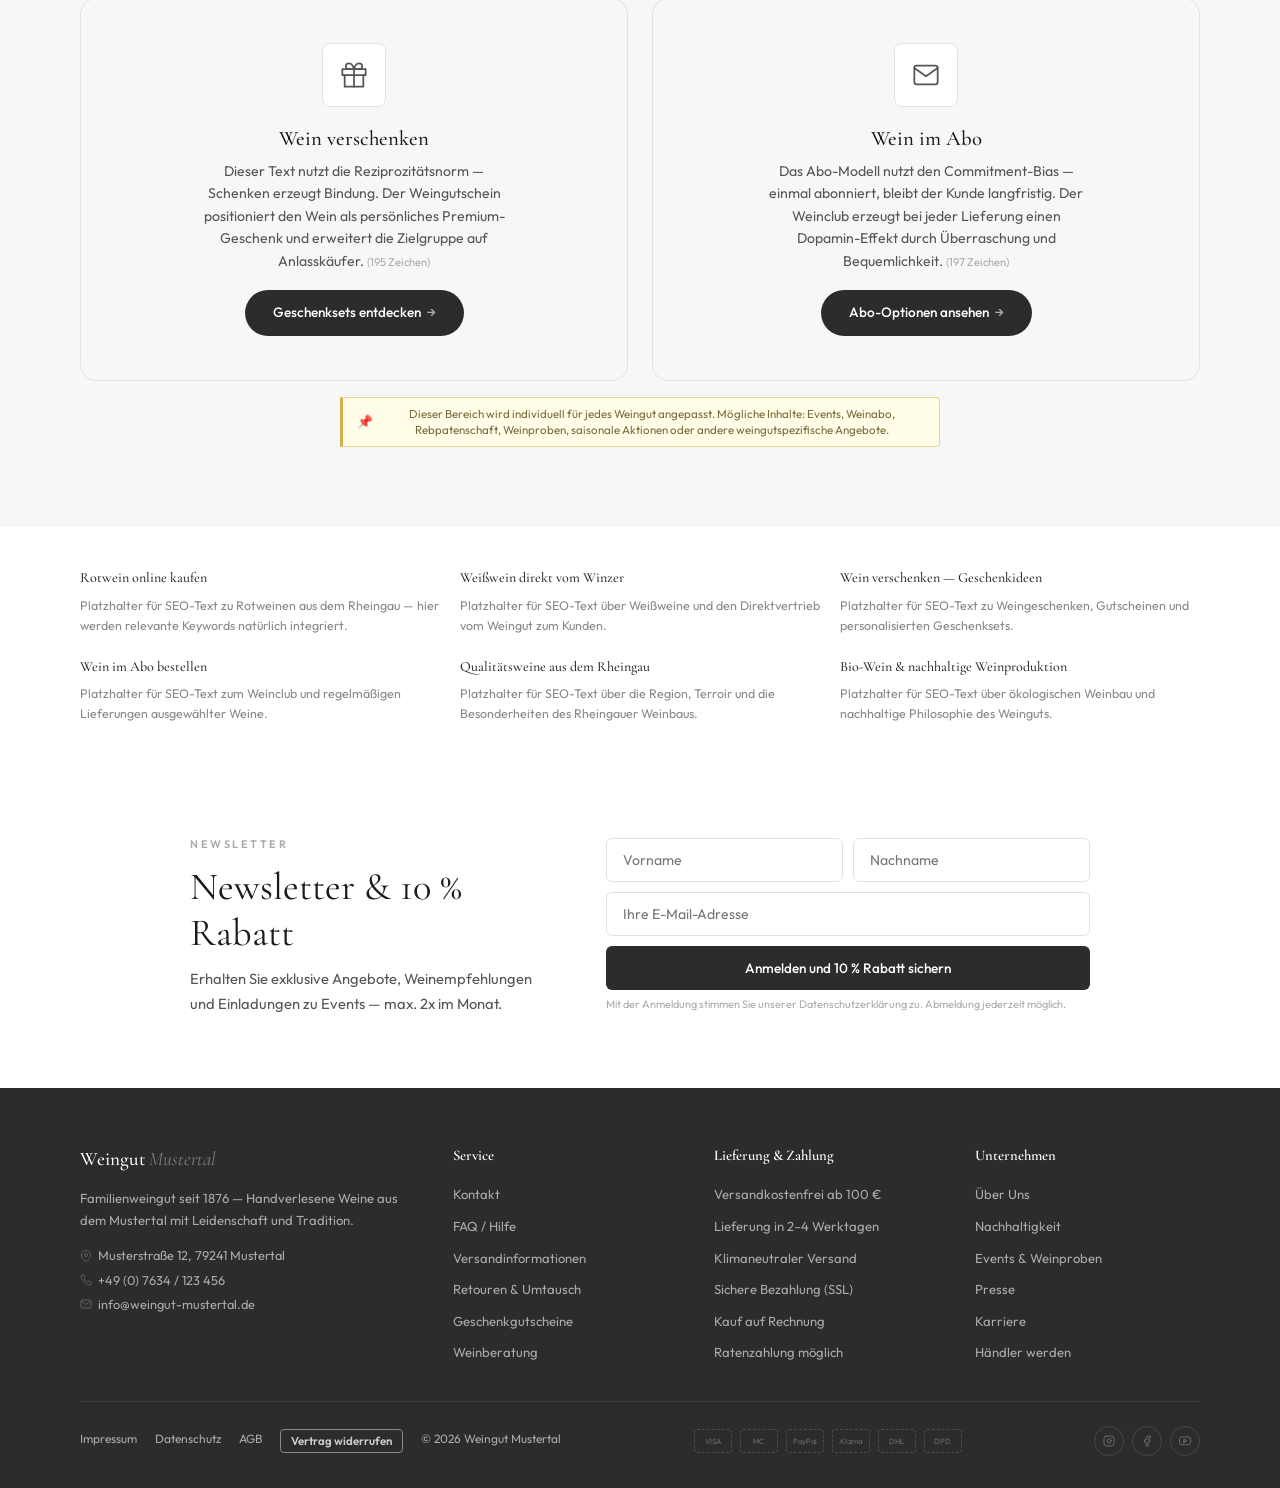
<file: weine.html>
<!DOCTYPE html>
<html lang="de">
<head>
  <meta charset="UTF-8">
  <meta name="viewport" content="width=device-width, initial-scale=1.0">
  <title>Weingut Mustertal — Alle Weine | Wireframe</title>
  <link href="https://fonts.googleapis.com/css2?family=Cormorant+Garamond:ital,wght@0,300;0,400;0,500;0,600;0,700;1,300;1,400&family=Outfit:wght@300;400;500;600;700&display=swap" rel="stylesheet">
  <link rel="stylesheet" href="styles.css">
</head>
<body>

<!-- ============================================================
     1. ANNOUNCEMENT BAR
     ============================================================ -->
<div class="announcement">
  Dieser schmale Banner erzeugt Dringlichkeit durch ein zeitlich begrenztes Angebot — Versandkostenfrei ab 100 € &nbsp;|&nbsp; <a href="paketseite.html">Jetzt Kennenlernpaket sichern</a>
</div>

<!-- ============================================================
     2. HEADER
     ============================================================ -->
<header class="header">
  <div class="header__inner">
    <a href="index.html" class="header__logo">Weingut <em>Mustertal</em></a>
    <ul class="header__nav">
      <li><a href="index.html">Startseite</a></li>
      <li class="active">
        <a href="weine.html">Alle Weine</a>
        <!-- Mega Menu — 4 Spalten + Produkt-Teaser -->
        <div class="mega">
          <div class="mega__grid mega__grid--wide">
            <div class="mega__col">
              <h4>Sortiment</h4>
              <ul>
                <li><a href="kategorie.html">Weißweine</a></li>
                <li><a href="kategorie.html">Rotweine</a></li>
                <li><a href="kategorie.html">Rosé</a></li>
                <li><a href="kategorie.html">Sekt &amp; Secco</a></li>
                <li><a href="kategorie.html">Spirituosen</a></li>
                <li><a href="kategorie.html">Alkoholfrei</a></li>
                <li><a href="weine.html">Alle Weine</a></li>
              </ul>
            </div>
            <div class="mega__col">
              <h4>Terroir</h4>
              <ul>
                <li><a href="kategorie.html">Unsere Böden</a></li>
                <li><a href="kategorie.html">Muschelkalk</a></li>
                <li><a href="kategorie.html">Löss &amp; Lehm</a></li>
                <li><a href="kategorie.html">Einzellagen</a></li>
                <li><a href="kategorie.html">Lagenkarte</a></li>
              </ul>
            </div>
            <div class="mega__col">
              <h4>Sonstiges</h4>
              <ul>
                <li><a href="kategorie.html">Neuheiten</a></li>
                <li><a href="kategorie.html">Bestseller</a></li>
                <li><a href="paketseite.html">Kennenlernpakete</a></li>
                <li><a href="kategorie.html">Geschenksets</a></li>
                <li><a href="kategorie.html">Wein im Abo</a></li>
              </ul>
            </div>
            <div class="mega__col">
              <h4>Qualitätsstufen</h4>
              <ul>
                <li><a href="kategorie.html">Gutswein</a></li>
                <li><a href="kategorie.html">Ortswein</a></li>
                <li><a href="kategorie.html">Lagenwein</a></li>
                <li><a href="kategorie.html">Große Gewächse</a></li>
              </ul>
            </div>
            <div class="mega__col">
              <div class="mega__product">
                <a href="paketseite.html">
                  <div class="ph" style="height:90px">
                    <svg viewBox="0 0 24 24" fill="none" stroke="currentColor" stroke-width="1"><rect x="3" y="3" width="18" height="18" rx="2"/><line x1="3" y1="9" x2="21" y2="9"/></svg>
                    <span>Paket-Teaser</span>
                  </div>
                </a>
                <div class="mega__product-name">Kennenlernpaket</div>
                <div class="mega__product-price">49,90 €</div>
              </div>
            </div>
          </div>
        </div>
      </li>
      <li><a href="weinberatung.html">Weinberatung</a></li>
      <li><a href="ueber-uns.html">Über Uns</a></li>
      <li><a href="events.html">Events &amp; Weinprobe</a></li>
      <li><a href="kontakt.html">Kontakt</a></li>
    </ul>
    <button class="header__burger" aria-label="Menü" onclick="toggleMobileNav()">
      <span></span><span></span><span></span>
    </button>
    <div class="header__icons">
      <!-- Search -->
      <button aria-label="Suche">
        <svg viewBox="0 0 24 24" fill="none" stroke="currentColor" stroke-width="2" stroke-linecap="round"><circle cx="11" cy="11" r="8"/><line x1="21" y1="21" x2="16.65" y2="16.65"/></svg>
      </button>
      <!-- Profile -->
      <button aria-label="Mein Konto">
        <svg viewBox="0 0 24 24" fill="none" stroke="currentColor" stroke-width="2" stroke-linecap="round"><path d="M20 21v-2a4 4 0 0 0-4-4H8a4 4 0 0 0-4 4v2"/><circle cx="12" cy="7" r="4"/></svg>
      </button>
      <!-- Cart -->
      <button aria-label="Warenkorb" onclick="openCartDrawer()">
        <svg viewBox="0 0 24 24" fill="none" stroke="currentColor" stroke-width="2" stroke-linecap="round"><path d="M6 2L3 6v14a2 2 0 0 0 2 2h14a2 2 0 0 0 2-2V6l-3-4z"/><line x1="3" y1="6" x2="21" y2="6"/><path d="M16 10a4 4 0 0 1-8 0"/></svg>
        <span class="cart-badge">2</span>
      </button>
    </div>
  </div>
</header>

<nav class="mobile-nav" id="mobile-nav">
  <div class="mobile-nav__links">
    <a href="index.html">Startseite</a>
    <a href="weine.html" class="active">Alle Weine</a>
    <a href="weinberatung.html">Weinberatung</a>
    <a href="ueber-uns.html">Über Uns</a>
    <a href="events.html">Events &amp; Weinprobe</a>
    <a href="kontakt.html">Kontakt</a>
  </div>
</nav>

<!-- ============================================================
     3. CATEGORY BUBBLES (replaces Category Header)
     ============================================================ -->
<section class="section fade-in">
  <div class="container" style="text-align:center;">
    <span class="label">Sortiment</span>
    <h1>
      Alle Weine
    </h1>
    <p class="body-text" style="margin:16px auto 0;text-align:center;">
      Entdecken Sie unser gesamtes Sortiment — von frischen Weißweinen über elegante Rotweine bis zu prickelndem Sekt. Filtern Sie nach Rebsorte, Geschmack oder Anlass.
    </p>
    <div class="cats" style="margin-top:36px;">
      <a href="kategorie.html" class="cats__item">
        <div class="cats__circle" style="">Bild</div>
        <span class="cats__name">Weißwein</span>
      </a>
      <a href="kategorie.html" class="cats__item">
        <div class="cats__circle" style="">Bild</div>
        <span class="cats__name">Rotwein</span>
      </a>
      <a href="kategorie.html" class="cats__item">
        <div class="cats__circle" style="">Bild</div>
        <span class="cats__name">Rosé</span>
      </a>
      <a href="kategorie.html" class="cats__item">
        <div class="cats__circle" style="">Bild</div>
        <span class="cats__name">Sekt &amp; Seco</span>
      </a>
      <a href="kategorie.html" class="cats__item">
        <div class="cats__circle" style="">Bild</div>
        <span class="cats__name">Spirituosen</span>
      </a>
      <a href="kategorie.html" class="cats__item">
        <div class="cats__circle" style="">Bild</div>
        <span class="cats__name">Alkoholfrei</span>
      </a>
    </div>
  </div>
</section>

<!-- ============================================================
     4. FILTER + PRODUCT GRID
     ============================================================ -->
<section class="section section--alt" style="padding-top:40px;">
  <div class="container">
    <div class="catalog-layout">
      <!-- LEFT: Filter Sidebar -->
      <aside class="catalog-sidebar">
        <div class="filters">
          <!-- Filter 1 -->
          <div class="filters__group">
            <div class="filters__title">Filter 1 — Rebsorte</div>
            <label class="filters__opt"><span class="filters__check"></span> Weißburgunder</label>
            <label class="filters__opt"><span class="filters__check"></span> Grauburgunder</label>
            <label class="filters__opt"><span class="filters__check"></span> Spätburgunder</label>
            <label class="filters__opt"><span class="filters__check"></span> Riesling</label>
            <label class="filters__opt"><span class="filters__check"></span> Chardonnay</label>
          </div>
          <!-- Filter 2 -->
          <div class="filters__group">
            <div class="filters__title">Filter 2 — Qualitätsstufe</div>
            <label class="filters__opt"><span class="filters__check"></span> Gutswein</label>
            <label class="filters__opt"><span class="filters__check"></span> Ortswein</label>
            <label class="filters__opt"><span class="filters__check"></span> Lagenwein</label>
            <label class="filters__opt"><span class="filters__check"></span> Réserve</label>
          </div>
          <!-- Filter 3 -->
          <div class="filters__group">
            <div class="filters__title">Filter 3 — Preis</div>
            <label class="filters__opt"><span class="filters__check"></span> Bis 10 €</label>
            <label class="filters__opt"><span class="filters__check"></span> 10 – 15 €</label>
            <label class="filters__opt"><span class="filters__check"></span> 15 – 25 €</label>
            <label class="filters__opt"><span class="filters__check"></span> Über 25 €</label>
          </div>
          <!-- Filter 4 -->
          <div class="filters__group">
            <div class="filters__title">Filter 4 — Jahrgang</div>
            <label class="filters__opt"><span class="filters__check"></span> 2024</label>
            <label class="filters__opt"><span class="filters__check"></span> 2023</label>
            <label class="filters__opt"><span class="filters__check"></span> 2022</label>
            <label class="filters__opt"><span class="filters__check"></span> 2021</label>
          </div>
          <!-- Farbe & Geschmack -->
          <div class="filters__group">
            <div class="filters__title">Farbe & Geschmack</div>
            <div style="display:flex;gap:8px;flex-wrap:wrap;margin-top:6px;">
              <div style="width:28px;height:28px;border-radius:50%;background:#F5E6C8;border:2px solid var(--gray-200);cursor:pointer;" title="Weißwein"></div>
              <div style="width:28px;height:28px;border-radius:50%;background:#F5C6C6;border:2px solid var(--gray-200);cursor:pointer;" title="Rosé"></div>
              <div style="width:28px;height:28px;border-radius:50%;background:#8B1A1A;border:2px solid var(--gray-200);cursor:pointer;" title="Rotwein"></div>
              <div style="width:28px;height:28px;border-radius:50%;background:#F7E7A0;border:2px solid var(--gray-200);cursor:pointer;" title="Süßwein"></div>
              <div style="width:28px;height:28px;border-radius:50%;background:#E8D5B7;border:2px solid var(--gray-200);cursor:pointer;" title="Orange Wine"></div>
            </div>
            <div style="margin-top:10px;">
              <label class="filters__opt"><span class="filters__check"></span> Trocken</label>
              <label class="filters__opt"><span class="filters__check"></span> Halbtrocken</label>
              <label class="filters__opt"><span class="filters__check"></span> Lieblich</label>
              <label class="filters__opt"><span class="filters__check"></span> Fruchtig</label>
            </div>
          </div>
        </div>
      </aside>

      <!-- RIGHT: Product Grid -->
      <div class="catalog-grid">
        <!-- Sort / Count Bar -->
        <div style="display:flex;justify-content:space-between;align-items:center;margin-bottom:20px;font-size:0.82rem;color:var(--gray-700);">
          <span>96 Weine gefunden</span>
          <span>Sortierung: Beliebtheit &#9662;</span>
        </div>

        <div class="grid-3">
          <!-- Product 1 — with flip badge -->
          <div class="pcard"><a href="produktseite.html" class="pcard__link">
            <div class="pcard__img" style="background:#E8EFEA;border:1.5px dashed #B8C8BA;">
              <span class="pcard__flip">Flipping Product Images</span>
              <svg viewBox="0 0 24 24" fill="none" stroke="#8A9E8E" stroke-width="1" style="width:28px;height:28px;opacity:0.2;"><rect x="3" y="3" width="18" height="18" rx="2"/><circle cx="8.5" cy="8.5" r="1.5"/><path d="M21 15l-5-5L5 21"/></svg>
              <span style="color:#8A9E8E;">Produktbild</span>
            </div>
            <div class="pcard__body">
              <div class="pcard__title">Weißburgunder trocken 2023</div>
              <div class="pcard__price">9,90 € <span class="pcard__liter">(0,75 l &ndash; 13,20 €/l)</span></div>
            </div>
          </a>
            <div class="pcard__legal">inkl. MwSt., zzgl. <a href="#">Versandkosten</a></div>
          <div class="pcard__cart">
            <div class="pcard__qty">
              <button type="button" onclick="this.nextElementSibling.stepDown()">&#8722;</button>
              <input type="number" value="6" min="1" max="99">
              <button type="button" onclick="this.previousElementSibling.stepUp()">&#43;</button>
            </div>
            <button type="button" class="pcard__add-btn" onclick="openCartDrawer()">In den Warenkorb</button>
          </div>
          </div>
          <!-- Product 2 -->
          <div class="pcard"><a href="produktseite.html" class="pcard__link">
            <div class="pcard__img" style="background:#E8EFEA;border:1.5px dashed #B8C8BA;">
              <svg viewBox="0 0 24 24" fill="none" stroke="#8A9E8E" stroke-width="1" style="width:28px;height:28px;opacity:0.2;"><rect x="3" y="3" width="18" height="18" rx="2"/><circle cx="8.5" cy="8.5" r="1.5"/><path d="M21 15l-5-5L5 21"/></svg>
              <span style="color:#8A9E8E;">Produktbild</span>
            </div>
            <div class="pcard__body">
              <div class="pcard__title">Riesling Kabinett 2023</div>
              <div class="pcard__price">11,90 € <span class="pcard__liter">(0,75 l &ndash; 15,87 €/l)</span></div>
            </div>
          </a>
            <div class="pcard__legal">inkl. MwSt., zzgl. <a href="#">Versandkosten</a></div>
          <div class="pcard__cart">
            <div class="pcard__qty">
              <button type="button" onclick="this.nextElementSibling.stepDown()">&#8722;</button>
              <input type="number" value="6" min="1" max="99">
              <button type="button" onclick="this.previousElementSibling.stepUp()">&#43;</button>
            </div>
            <button type="button" class="pcard__add-btn" onclick="openCartDrawer()">In den Warenkorb</button>
          </div>
          </div>
          <!-- Product 3 -->
          <div class="pcard"><a href="produktseite.html" class="pcard__link">
            <div class="pcard__img" style="background:#E8EFEA;border:1.5px dashed #B8C8BA;">
              <svg viewBox="0 0 24 24" fill="none" stroke="#8A9E8E" stroke-width="1" style="width:28px;height:28px;opacity:0.2;"><rect x="3" y="3" width="18" height="18" rx="2"/><circle cx="8.5" cy="8.5" r="1.5"/><path d="M21 15l-5-5L5 21"/></svg>
              <span style="color:#8A9E8E;">Produktbild</span>
            </div>
            <div class="pcard__body">
              <div class="pcard__title">Grauburgunder trocken 2023</div>
              <div class="pcard__price">10,90 € <span class="pcard__liter">(0,75 l &ndash; 14,53 €/l)</span></div>
            </div>
          </a>
            <div class="pcard__legal">inkl. MwSt., zzgl. <a href="#">Versandkosten</a></div>
          <div class="pcard__cart">
            <div class="pcard__qty">
              <button type="button" onclick="this.nextElementSibling.stepDown()">&#8722;</button>
              <input type="number" value="6" min="1" max="99">
              <button type="button" onclick="this.previousElementSibling.stepUp()">&#43;</button>
            </div>
            <button type="button" class="pcard__add-btn" onclick="openCartDrawer()">In den Warenkorb</button>
          </div>
          </div>
          <!-- Product 4 -->
          <div class="pcard"><a href="produktseite.html" class="pcard__link">
            <div class="pcard__img" style="background:#E8EFEA;border:1.5px dashed #B8C8BA;">
              <svg viewBox="0 0 24 24" fill="none" stroke="#8A9E8E" stroke-width="1" style="width:28px;height:28px;opacity:0.2;"><rect x="3" y="3" width="18" height="18" rx="2"/><circle cx="8.5" cy="8.5" r="1.5"/><path d="M21 15l-5-5L5 21"/></svg>
              <span style="color:#8A9E8E;">Produktbild</span>
            </div>
            <div class="pcard__body">
              <div class="pcard__title">Spätburgunder Rosé 2023</div>
              <div class="pcard__price">9,50 € <span class="pcard__liter">(0,75 l &ndash; 12,67 €/l)</span></div>
            </div>
          </a>
            <div class="pcard__legal">inkl. MwSt., zzgl. <a href="#">Versandkosten</a></div>
          <div class="pcard__cart">
            <div class="pcard__qty">
              <button type="button" onclick="this.nextElementSibling.stepDown()">&#8722;</button>
              <input type="number" value="6" min="1" max="99">
              <button type="button" onclick="this.previousElementSibling.stepUp()">&#43;</button>
            </div>
            <button type="button" class="pcard__add-btn" onclick="openCartDrawer()">In den Warenkorb</button>
          </div>
          </div>
          <!-- Paket 1 — Kennenlernpaket -->
          <div class="pcard"><a href="paketseite.html" class="pcard__link">
            <div class="pcard__img" style="background:#E8EFEA;border:1.5px dashed #B8C8BA;">
              <span class="pcard__flip">Kennenlernpaket</span>
              <svg viewBox="0 0 24 24" fill="none" stroke="#8A9E8E" stroke-width="1" style="width:28px;height:28px;opacity:0.2;"><rect x="3" y="3" width="18" height="18" rx="2"/><circle cx="8.5" cy="8.5" r="1.5"/><path d="M21 15l-5-5L5 21"/></svg>
              <span style="color:#8A9E8E;">Paket &mdash; 6 Flaschen</span>
            </div>
            <div class="pcard__body">
              <div class="pcard__title">Kennenlernpaket &bdquo;Mustertal Entdecken&ldquo;</div>
              <div class="pcard__price">49,90 € <span class="old">62,40 €</span> <span class="pcard__liter">(4,5 l &ndash; 11,09 €/l)</span></div>
            </div>
          </a>
            <div class="pcard__legal">inkl. MwSt., zzgl. <a href="#">Versandkosten</a></div>
          <div class="pcard__cart">
            <div class="pcard__qty">
              <button type="button" onclick="this.nextElementSibling.stepDown()">&#8722;</button>
              <input type="number" value="1" min="1" max="99">
              <button type="button" onclick="this.previousElementSibling.stepUp()">&#43;</button>
            </div>
            <button type="button" class="pcard__add-btn" onclick="openCartDrawer()">In den Warenkorb</button>
          </div>
          </div>
          <!-- Paket 2 — Rotwein-Probierpaket -->
          <div class="pcard"><a href="paketseite.html" class="pcard__link">
            <div class="pcard__img" style="background:#E8EFEA;border:1.5px dashed #B8C8BA;">
              <span class="pcard__flip">Probierpaket</span>
              <svg viewBox="0 0 24 24" fill="none" stroke="#8A9E8E" stroke-width="1" style="width:28px;height:28px;opacity:0.2;"><rect x="3" y="3" width="18" height="18" rx="2"/><circle cx="8.5" cy="8.5" r="1.5"/><path d="M21 15l-5-5L5 21"/></svg>
              <span style="color:#8A9E8E;">Paket &mdash; 6 Flaschen</span>
            </div>
            <div class="pcard__body">
              <div class="pcard__title">Rotwein-Probierpaket Pfalz</div>
              <div class="pcard__price">49,90 € <span class="old">89,40 €</span> <span class="pcard__liter">(4,5 l &ndash; 11,09 €/l)</span></div>
            </div>
          </a>
            <div class="pcard__legal">inkl. MwSt., zzgl. <a href="#">Versandkosten</a></div>
          <div class="pcard__cart">
            <div class="pcard__qty">
              <button type="button" onclick="this.nextElementSibling.stepDown()">&#8722;</button>
              <input type="number" value="1" min="1" max="99">
              <button type="button" onclick="this.previousElementSibling.stepUp()">&#43;</button>
            </div>
            <button type="button" class="pcard__add-btn" onclick="openCartDrawer()">In den Warenkorb</button>
          </div>
          </div>
          <!-- Product 7 -->
          <div class="pcard"><a href="produktseite.html" class="pcard__link">
            <div class="pcard__img" style="background:#E8EFEA;border:1.5px dashed #B8C8BA;">
              <svg viewBox="0 0 24 24" fill="none" stroke="#8A9E8E" stroke-width="1" style="width:28px;height:28px;opacity:0.2;"><rect x="3" y="3" width="18" height="18" rx="2"/><circle cx="8.5" cy="8.5" r="1.5"/><path d="M21 15l-5-5L5 21"/></svg>
              <span style="color:#8A9E8E;">Produktbild</span>
            </div>
            <div class="pcard__body">
              <div class="pcard__title">Riesling Spätlese 2023</div>
              <div class="pcard__price">14,90 € <span class="pcard__liter">(0,75 l &ndash; 19,87 €/l)</span></div>
            </div>
          </a>
            <div class="pcard__legal">inkl. MwSt., zzgl. <a href="#">Versandkosten</a></div>
          <div class="pcard__cart">
            <div class="pcard__qty">
              <button type="button" onclick="this.nextElementSibling.stepDown()">&#8722;</button>
              <input type="number" value="6" min="1" max="99">
              <button type="button" onclick="this.previousElementSibling.stepUp()">&#43;</button>
            </div>
            <button type="button" class="pcard__add-btn" onclick="openCartDrawer()">In den Warenkorb</button>
          </div>
          </div>
          <!-- Product 8 -->
          <div class="pcard"><a href="produktseite.html" class="pcard__link">
            <div class="pcard__img" style="background:#E8EFEA;border:1.5px dashed #B8C8BA;">
              <svg viewBox="0 0 24 24" fill="none" stroke="#8A9E8E" stroke-width="1" style="width:28px;height:28px;opacity:0.2;"><rect x="3" y="3" width="18" height="18" rx="2"/><circle cx="8.5" cy="8.5" r="1.5"/><path d="M21 15l-5-5L5 21"/></svg>
              <span style="color:#8A9E8E;">Produktbild</span>
            </div>
            <div class="pcard__body">
              <div class="pcard__title">Müller-Thurgau 2023</div>
              <div class="pcard__price">7,90 € <span class="pcard__liter">(0,75 l &ndash; 10,53 €/l)</span></div>
            </div>
          </a>
            <div class="pcard__legal">inkl. MwSt., zzgl. <a href="#">Versandkosten</a></div>
          <div class="pcard__cart">
            <div class="pcard__qty">
              <button type="button" onclick="this.nextElementSibling.stepDown()">&#8722;</button>
              <input type="number" value="6" min="1" max="99">
              <button type="button" onclick="this.previousElementSibling.stepUp()">&#43;</button>
            </div>
            <button type="button" class="pcard__add-btn" onclick="openCartDrawer()">In den Warenkorb</button>
          </div>
          </div>
          <!-- Product 9 -->
          <div class="pcard"><a href="produktseite.html" class="pcard__link">
            <div class="pcard__img" style="background:#E8EFEA;border:1.5px dashed #B8C8BA;">
              <svg viewBox="0 0 24 24" fill="none" stroke="#8A9E8E" stroke-width="1" style="width:28px;height:28px;opacity:0.2;"><rect x="3" y="3" width="18" height="18" rx="2"/><circle cx="8.5" cy="8.5" r="1.5"/><path d="M21 15l-5-5L5 21"/></svg>
              <span style="color:#8A9E8E;">Produktbild</span>
            </div>
            <div class="pcard__body">
              <div class="pcard__title">Spätburgunder trocken 2022</div>
              <div class="pcard__price">12,90 € <span class="pcard__liter">(0,75 l &ndash; 17,20 €/l)</span></div>
            </div>
          </a>
            <div class="pcard__legal">inkl. MwSt., zzgl. <a href="#">Versandkosten</a></div>
          <div class="pcard__cart">
            <div class="pcard__qty">
              <button type="button" onclick="this.nextElementSibling.stepDown()">&#8722;</button>
              <input type="number" value="6" min="1" max="99">
              <button type="button" onclick="this.previousElementSibling.stepUp()">&#43;</button>
            </div>
            <button type="button" class="pcard__add-btn" onclick="openCartDrawer()">In den Warenkorb</button>
          </div>
          </div>
          <!-- Product 10 -->
          <div class="pcard"><a href="produktseite.html" class="pcard__link">
            <div class="pcard__img" style="background:#E8EFEA;border:1.5px dashed #B8C8BA;">
              <svg viewBox="0 0 24 24" fill="none" stroke="#8A9E8E" stroke-width="1" style="width:28px;height:28px;opacity:0.2;"><rect x="3" y="3" width="18" height="18" rx="2"/><circle cx="8.5" cy="8.5" r="1.5"/><path d="M21 15l-5-5L5 21"/></svg>
              <span style="color:#8A9E8E;">Produktbild</span>
            </div>
            <div class="pcard__body">
              <div class="pcard__title">Gewürztraminer 2023</div>
              <div class="pcard__price">11,50 € <span class="pcard__liter">(0,75 l &ndash; 15,33 €/l)</span></div>
            </div>
          </a>
            <div class="pcard__legal">inkl. MwSt., zzgl. <a href="#">Versandkosten</a></div>
          <div class="pcard__cart">
            <div class="pcard__qty">
              <button type="button" onclick="this.nextElementSibling.stepDown()">&#8722;</button>
              <input type="number" value="6" min="1" max="99">
              <button type="button" onclick="this.previousElementSibling.stepUp()">&#43;</button>
            </div>
            <button type="button" class="pcard__add-btn" onclick="openCartDrawer()">In den Warenkorb</button>
          </div>
          </div>
          <!-- Product 11 -->
          <div class="pcard"><a href="produktseite.html" class="pcard__link">
            <div class="pcard__img" style="background:#E8EFEA;border:1.5px dashed #B8C8BA;">
              <svg viewBox="0 0 24 24" fill="none" stroke="#8A9E8E" stroke-width="1" style="width:28px;height:28px;opacity:0.2;"><rect x="3" y="3" width="18" height="18" rx="2"/><circle cx="8.5" cy="8.5" r="1.5"/><path d="M21 15l-5-5L5 21"/></svg>
              <span style="color:#8A9E8E;">Produktbild</span>
            </div>
            <div class="pcard__body">
              <div class="pcard__title">Sauvignon Blanc 2023</div>
              <div class="pcard__price">13,90 € <span class="pcard__liter">(0,75 l &ndash; 18,53 €/l)</span></div>
            </div>
          </a>
            <div class="pcard__legal">inkl. MwSt., zzgl. <a href="#">Versandkosten</a></div>
          <div class="pcard__cart">
            <div class="pcard__qty">
              <button type="button" onclick="this.nextElementSibling.stepDown()">&#8722;</button>
              <input type="number" value="6" min="1" max="99">
              <button type="button" onclick="this.previousElementSibling.stepUp()">&#43;</button>
            </div>
            <button type="button" class="pcard__add-btn" onclick="openCartDrawer()">In den Warenkorb</button>
          </div>
          </div>
          <!-- Product 12 -->
          <div class="pcard"><a href="produktseite.html" class="pcard__link">
            <div class="pcard__img" style="background:#E8EFEA;border:1.5px dashed #B8C8BA;">
              <svg viewBox="0 0 24 24" fill="none" stroke="#8A9E8E" stroke-width="1" style="width:28px;height:28px;opacity:0.2;"><rect x="3" y="3" width="18" height="18" rx="2"/><circle cx="8.5" cy="8.5" r="1.5"/><path d="M21 15l-5-5L5 21"/></svg>
              <span style="color:#8A9E8E;">Produktbild</span>
            </div>
            <div class="pcard__body">
              <div class="pcard__title">Blanc de Noir 2023</div>
              <div class="pcard__price">9,90 € <span class="pcard__liter">(0,75 l &ndash; 13,20 €/l)</span></div>
            </div>
          </a>
            <div class="pcard__legal">inkl. MwSt., zzgl. <a href="#">Versandkosten</a></div>
          <div class="pcard__cart">
            <div class="pcard__qty">
              <button type="button" onclick="this.nextElementSibling.stepDown()">&#8722;</button>
              <input type="number" value="6" min="1" max="99">
              <button type="button" onclick="this.previousElementSibling.stepUp()">&#43;</button>
            </div>
            <button type="button" class="pcard__add-btn" onclick="openCartDrawer()">In den Warenkorb</button>
          </div>
          </div>
          <!-- Product 13 -->
          <div class="pcard"><a href="produktseite.html" class="pcard__link">
            <div class="pcard__img" style="background:#E8EFEA;border:1.5px dashed #B8C8BA;">
              <svg viewBox="0 0 24 24" fill="none" stroke="#8A9E8E" stroke-width="1" style="width:28px;height:28px;opacity:0.2;"><rect x="3" y="3" width="18" height="18" rx="2"/><circle cx="8.5" cy="8.5" r="1.5"/><path d="M21 15l-5-5L5 21"/></svg>
              <span style="color:#8A9E8E;">Produktbild</span>
            </div>
            <div class="pcard__body">
              <div class="pcard__title">Muskateller feinherb 2023</div>
              <div class="pcard__price">9,50 € <span class="pcard__liter">(0,75 l &ndash; 12,67 €/l)</span></div>
            </div>
          </a>
            <div class="pcard__legal">inkl. MwSt., zzgl. <a href="#">Versandkosten</a></div>
          <div class="pcard__cart">
            <div class="pcard__qty">
              <button type="button" onclick="this.nextElementSibling.stepDown()">&#8722;</button>
              <input type="number" value="6" min="1" max="99">
              <button type="button" onclick="this.previousElementSibling.stepUp()">&#43;</button>
            </div>
            <button type="button" class="pcard__add-btn" onclick="openCartDrawer()">In den Warenkorb</button>
          </div>
          </div>
          <!-- Product 14 -->
          <div class="pcard"><a href="produktseite.html" class="pcard__link">
            <div class="pcard__img" style="background:#E8EFEA;border:1.5px dashed #B8C8BA;">
              <svg viewBox="0 0 24 24" fill="none" stroke="#8A9E8E" stroke-width="1" style="width:28px;height:28px;opacity:0.2;"><rect x="3" y="3" width="18" height="18" rx="2"/><circle cx="8.5" cy="8.5" r="1.5"/><path d="M21 15l-5-5L5 21"/></svg>
              <span style="color:#8A9E8E;">Produktbild</span>
            </div>
            <div class="pcard__body">
              <div class="pcard__title">Cabernet Sauvignon 2021</div>
              <div class="pcard__price">22,90 € <span class="pcard__liter">(0,75 l &ndash; 30,53 €/l)</span></div>
            </div>
          </a>
            <div class="pcard__legal">inkl. MwSt., zzgl. <a href="#">Versandkosten</a></div>
          <div class="pcard__cart">
            <div class="pcard__qty">
              <button type="button" onclick="this.nextElementSibling.stepDown()">&#8722;</button>
              <input type="number" value="6" min="1" max="99">
              <button type="button" onclick="this.previousElementSibling.stepUp()">&#43;</button>
            </div>
            <button type="button" class="pcard__add-btn" onclick="openCartDrawer()">In den Warenkorb</button>
          </div>
          </div>
          <!-- Product 15 -->
          <div class="pcard"><a href="produktseite.html" class="pcard__link">
            <div class="pcard__img" style="background:#E8EFEA;border:1.5px dashed #B8C8BA;">
              <svg viewBox="0 0 24 24" fill="none" stroke="#8A9E8E" stroke-width="1" style="width:28px;height:28px;opacity:0.2;"><rect x="3" y="3" width="18" height="18" rx="2"/><circle cx="8.5" cy="8.5" r="1.5"/><path d="M21 15l-5-5L5 21"/></svg>
              <span style="color:#8A9E8E;">Produktbild</span>
            </div>
            <div class="pcard__body">
              <div class="pcard__title">Riesling trocken 2023</div>
              <div class="pcard__price">8,90 € <span class="pcard__liter">(0,75 l &ndash; 11,87 €/l)</span></div>
            </div>
          </a>
            <div class="pcard__legal">inkl. MwSt., zzgl. <a href="#">Versandkosten</a></div>
          <div class="pcard__cart">
            <div class="pcard__qty">
              <button type="button" onclick="this.nextElementSibling.stepDown()">&#8722;</button>
              <input type="number" value="6" min="1" max="99">
              <button type="button" onclick="this.previousElementSibling.stepUp()">&#43;</button>
            </div>
            <button type="button" class="pcard__add-btn" onclick="openCartDrawer()">In den Warenkorb</button>
          </div>
          </div>
          <!-- Product 16 -->
          <div class="pcard"><a href="produktseite.html" class="pcard__link">
            <div class="pcard__img" style="background:#E8EFEA;border:1.5px dashed #B8C8BA;">
              <svg viewBox="0 0 24 24" fill="none" stroke="#8A9E8E" stroke-width="1" style="width:28px;height:28px;opacity:0.2;"><rect x="3" y="3" width="18" height="18" rx="2"/><circle cx="8.5" cy="8.5" r="1.5"/><path d="M21 15l-5-5L5 21"/></svg>
              <span style="color:#8A9E8E;">Produktbild</span>
            </div>
            <div class="pcard__body">
              <div class="pcard__title">Grauburgunder Réserve 2022</div>
              <div class="pcard__price">16,90 € <span class="pcard__liter">(0,75 l &ndash; 22,53 €/l)</span></div>
            </div>
          </a>
            <div class="pcard__legal">inkl. MwSt., zzgl. <a href="#">Versandkosten</a></div>
          <div class="pcard__cart">
            <div class="pcard__qty">
              <button type="button" onclick="this.nextElementSibling.stepDown()">&#8722;</button>
              <input type="number" value="6" min="1" max="99">
              <button type="button" onclick="this.previousElementSibling.stepUp()">&#43;</button>
            </div>
            <button type="button" class="pcard__add-btn" onclick="openCartDrawer()">In den Warenkorb</button>
          </div>
          </div>
          <!-- Product 17 -->
          <div class="pcard"><a href="produktseite.html" class="pcard__link">
            <div class="pcard__img" style="background:#E8EFEA;border:1.5px dashed #B8C8BA;">
              <svg viewBox="0 0 24 24" fill="none" stroke="#8A9E8E" stroke-width="1" style="width:28px;height:28px;opacity:0.2;"><rect x="3" y="3" width="18" height="18" rx="2"/><circle cx="8.5" cy="8.5" r="1.5"/><path d="M21 15l-5-5L5 21"/></svg>
              <span style="color:#8A9E8E;">Produktbild</span>
            </div>
            <div class="pcard__body">
              <div class="pcard__title">Scheurebe Spätlese 2023</div>
              <div class="pcard__price">12,50 € <span class="pcard__liter">(0,75 l &ndash; 16,67 €/l)</span></div>
            </div>
          </a>
            <div class="pcard__legal">inkl. MwSt., zzgl. <a href="#">Versandkosten</a></div>
          <div class="pcard__cart">
            <div class="pcard__qty">
              <button type="button" onclick="this.nextElementSibling.stepDown()">&#8722;</button>
              <input type="number" value="6" min="1" max="99">
              <button type="button" onclick="this.previousElementSibling.stepUp()">&#43;</button>
            </div>
            <button type="button" class="pcard__add-btn" onclick="openCartDrawer()">In den Warenkorb</button>
          </div>
          </div>
          <!-- Product 18 -->
          <div class="pcard"><a href="produktseite.html" class="pcard__link">
            <div class="pcard__img" style="background:#E8EFEA;border:1.5px dashed #B8C8BA;">
              <svg viewBox="0 0 24 24" fill="none" stroke="#8A9E8E" stroke-width="1" style="width:28px;height:28px;opacity:0.2;"><rect x="3" y="3" width="18" height="18" rx="2"/><circle cx="8.5" cy="8.5" r="1.5"/><path d="M21 15l-5-5L5 21"/></svg>
              <span style="color:#8A9E8E;">Produktbild</span>
            </div>
            <div class="pcard__body">
              <div class="pcard__title">Spätburgunder Réserve 2021</div>
              <div class="pcard__price">24,90 € <span class="pcard__liter">(0,75 l &ndash; 33,20 €/l)</span></div>
            </div>
          </a>
            <div class="pcard__legal">inkl. MwSt., zzgl. <a href="#">Versandkosten</a></div>
          <div class="pcard__cart">
            <div class="pcard__qty">
              <button type="button" onclick="this.nextElementSibling.stepDown()">&#8722;</button>
              <input type="number" value="6" min="1" max="99">
              <button type="button" onclick="this.previousElementSibling.stepUp()">&#43;</button>
            </div>
            <button type="button" class="pcard__add-btn" onclick="openCartDrawer()">In den Warenkorb</button>
          </div>
          </div>
          <!-- Product 19 -->
          <div class="pcard"><a href="produktseite.html" class="pcard__link">
            <div class="pcard__img" style="background:#E8EFEA;border:1.5px dashed #B8C8BA;">
              <svg viewBox="0 0 24 24" fill="none" stroke="#8A9E8E" stroke-width="1" style="width:28px;height:28px;opacity:0.2;"><rect x="3" y="3" width="18" height="18" rx="2"/><circle cx="8.5" cy="8.5" r="1.5"/><path d="M21 15l-5-5L5 21"/></svg>
              <span style="color:#8A9E8E;">Produktbild</span>
            </div>
            <div class="pcard__body">
              <div class="pcard__title">Weißburgunder Réserve 2022</div>
              <div class="pcard__price">15,90 € <span class="pcard__liter">(0,75 l &ndash; 21,20 €/l)</span></div>
            </div>
          </a>
            <div class="pcard__legal">inkl. MwSt., zzgl. <a href="#">Versandkosten</a></div>
          <div class="pcard__cart">
            <div class="pcard__qty">
              <button type="button" onclick="this.nextElementSibling.stepDown()">&#8722;</button>
              <input type="number" value="6" min="1" max="99">
              <button type="button" onclick="this.previousElementSibling.stepUp()">&#43;</button>
            </div>
            <button type="button" class="pcard__add-btn" onclick="openCartDrawer()">In den Warenkorb</button>
          </div>
          </div>
          <!-- Product 20 -->
          <div class="pcard"><a href="produktseite.html" class="pcard__link">
            <div class="pcard__img" style="background:#E8EFEA;border:1.5px dashed #B8C8BA;">
              <svg viewBox="0 0 24 24" fill="none" stroke="#8A9E8E" stroke-width="1" style="width:28px;height:28px;opacity:0.2;"><rect x="3" y="3" width="18" height="18" rx="2"/><circle cx="8.5" cy="8.5" r="1.5"/><path d="M21 15l-5-5L5 21"/></svg>
              <span style="color:#8A9E8E;">Produktbild</span>
            </div>
            <div class="pcard__body">
              <div class="pcard__title">Secco Weiß</div>
              <div class="pcard__price">7,50 € <span class="pcard__liter">(0,75 l &ndash; 10,00 €/l)</span></div>
            </div>
          </a>
            <div class="pcard__legal">inkl. MwSt., zzgl. <a href="#">Versandkosten</a></div>
          <div class="pcard__cart">
            <div class="pcard__qty">
              <button type="button" onclick="this.nextElementSibling.stepDown()">&#8722;</button>
              <input type="number" value="6" min="1" max="99">
              <button type="button" onclick="this.previousElementSibling.stepUp()">&#43;</button>
            </div>
            <button type="button" class="pcard__add-btn" onclick="openCartDrawer()">In den Warenkorb</button>
          </div>
          </div>
          <!-- Product 21 -->
          <div class="pcard"><a href="produktseite.html" class="pcard__link">
            <div class="pcard__img" style="background:#E8EFEA;border:1.5px dashed #B8C8BA;">
              <svg viewBox="0 0 24 24" fill="none" stroke="#8A9E8E" stroke-width="1" style="width:28px;height:28px;opacity:0.2;"><rect x="3" y="3" width="18" height="18" rx="2"/><circle cx="8.5" cy="8.5" r="1.5"/><path d="M21 15l-5-5L5 21"/></svg>
              <span style="color:#8A9E8E;">Produktbild</span>
            </div>
            <div class="pcard__body">
              <div class="pcard__title">Cremant Brut</div>
              <div class="pcard__price">14,90 € <span class="pcard__liter">(0,75 l &ndash; 19,87 €/l)</span></div>
            </div>
          </a>
            <div class="pcard__legal">inkl. MwSt., zzgl. <a href="#">Versandkosten</a></div>
          <div class="pcard__cart">
            <div class="pcard__qty">
              <button type="button" onclick="this.nextElementSibling.stepDown()">&#8722;</button>
              <input type="number" value="6" min="1" max="99">
              <button type="button" onclick="this.previousElementSibling.stepUp()">&#43;</button>
            </div>
            <button type="button" class="pcard__add-btn" onclick="openCartDrawer()">In den Warenkorb</button>
          </div>
          </div>
          <!-- Product 22 -->
          <div class="pcard"><a href="produktseite.html" class="pcard__link">
            <div class="pcard__img" style="background:#E8EFEA;border:1.5px dashed #B8C8BA;">
              <svg viewBox="0 0 24 24" fill="none" stroke="#8A9E8E" stroke-width="1" style="width:28px;height:28px;opacity:0.2;"><rect x="3" y="3" width="18" height="18" rx="2"/><circle cx="8.5" cy="8.5" r="1.5"/><path d="M21 15l-5-5L5 21"/></svg>
              <span style="color:#8A9E8E;">Produktbild</span>
            </div>
            <div class="pcard__body">
              <div class="pcard__title">Riesling GG 2022</div>
              <div class="pcard__price">29,90 € <span class="pcard__liter">(0,75 l &ndash; 39,87 €/l)</span></div>
            </div>
          </a>
            <div class="pcard__legal">inkl. MwSt., zzgl. <a href="#">Versandkosten</a></div>
          <div class="pcard__cart">
            <div class="pcard__qty">
              <button type="button" onclick="this.nextElementSibling.stepDown()">&#8722;</button>
              <input type="number" value="6" min="1" max="99">
              <button type="button" onclick="this.previousElementSibling.stepUp()">&#43;</button>
            </div>
            <button type="button" class="pcard__add-btn" onclick="openCartDrawer()">In den Warenkorb</button>
          </div>
          </div>
          <!-- Product 23 -->
          <div class="pcard"><a href="produktseite.html" class="pcard__link">
            <div class="pcard__img" style="background:#E8EFEA;border:1.5px dashed #B8C8BA;">
              <svg viewBox="0 0 24 24" fill="none" stroke="#8A9E8E" stroke-width="1" style="width:28px;height:28px;opacity:0.2;"><rect x="3" y="3" width="18" height="18" rx="2"/><circle cx="8.5" cy="8.5" r="1.5"/><path d="M21 15l-5-5L5 21"/></svg>
              <span style="color:#8A9E8E;">Produktbild</span>
            </div>
            <div class="pcard__body">
              <div class="pcard__title">Dornfelder trocken 2023</div>
              <div class="pcard__price">8,50 € <span class="pcard__liter">(0,75 l &ndash; 11,33 €/l)</span></div>
            </div>
          </a>
            <div class="pcard__legal">inkl. MwSt., zzgl. <a href="#">Versandkosten</a></div>
          <div class="pcard__cart">
            <div class="pcard__qty">
              <button type="button" onclick="this.nextElementSibling.stepDown()">&#8722;</button>
              <input type="number" value="6" min="1" max="99">
              <button type="button" onclick="this.previousElementSibling.stepUp()">&#43;</button>
            </div>
            <button type="button" class="pcard__add-btn" onclick="openCartDrawer()">In den Warenkorb</button>
          </div>
          </div>
          <!-- Product 24 -->
          <div class="pcard"><a href="produktseite.html" class="pcard__link">
            <div class="pcard__img" style="background:#E8EFEA;border:1.5px dashed #B8C8BA;">
              <svg viewBox="0 0 24 24" fill="none" stroke="#8A9E8E" stroke-width="1" style="width:28px;height:28px;opacity:0.2;"><rect x="3" y="3" width="18" height="18" rx="2"/><circle cx="8.5" cy="8.5" r="1.5"/><path d="M21 15l-5-5L5 21"/></svg>
              <span style="color:#8A9E8E;">Produktbild</span>
            </div>
            <div class="pcard__body">
              <div class="pcard__title">Secco Rosé</div>
              <div class="pcard__price">8,50 € <span class="pcard__liter">(0,75 l &ndash; 11,33 €/l)</span></div>
            </div>
          </a>
            <div class="pcard__legal">inkl. MwSt., zzgl. <a href="#">Versandkosten</a></div>
          <div class="pcard__cart">
            <div class="pcard__qty">
              <button type="button" onclick="this.nextElementSibling.stepDown()">&#8722;</button>
              <input type="number" value="6" min="1" max="99">
              <button type="button" onclick="this.previousElementSibling.stepUp()">&#43;</button>
            </div>
            <button type="button" class="pcard__add-btn" onclick="openCartDrawer()">In den Warenkorb</button>
          </div>
          </div>
        </div>

        <!-- Pagination -->
        <div style="display:flex;justify-content:center;gap:8px;margin-top:32px;">
          <span style="width:36px;height:36px;border-radius:6px;background:var(--gray-900);color:var(--white);display:flex;align-items:center;justify-content:center;font-size:0.82rem;font-weight:600;">1</span>
          <span style="width:36px;height:36px;border-radius:6px;border:1px solid var(--gray-200);display:flex;align-items:center;justify-content:center;font-size:0.82rem;color:var(--gray-700);cursor:pointer;">2</span>
          <span style="width:36px;height:36px;border-radius:6px;border:1px solid var(--gray-200);display:flex;align-items:center;justify-content:center;font-size:0.82rem;color:var(--gray-700);cursor:pointer;">3</span>
          <span style="width:36px;height:36px;border-radius:6px;border:1px solid var(--gray-200);display:flex;align-items:center;justify-content:center;font-size:0.82rem;color:var(--gray-700);cursor:pointer;">4</span>
          <span style="width:36px;height:36px;border-radius:6px;border:1px solid var(--gray-200);display:flex;align-items:center;justify-content:center;font-size:0.82rem;color:var(--gray-700);cursor:pointer;">&#8594;</span>
        </div>
      </div>
    </div>
  </div>
</section>

<!-- ============================================================
     5. QUALITÄTSPYRAMIDE
     ============================================================ -->
<section class="section section--alt fade-in">
  <div class="container">
    <div class="grid-2">
      <!-- Left: Text -->
      <div>
        <span class="label">Qualitätsphilosophie</span>
        <h2>
          Unsere Qualitätsstufen
          <span class="char">(22 Zeichen)</span>
        </h2>
        <p class="body-text" style="margin-top:16px;">
          Unser Sortiment ist klar in drei Qualitätsstufen gegliedert, die Ihnen die Orientierung erleichtern. Die Gutsweine bilden den Einstieg: frisch, unkompliziert und ideal für den Alltag. Sie zeigen bereits den sortentypischen Charakter unserer Rebsorten und die Handschrift des Weinguts. Die Ortsweine stammen aus den besten Parzellen unserer Dorflagen und bieten mehr Tiefe, Komplexität und Lagertauglichkeit. An der Spitze stehen unsere Lagenweine aus Einzellagen mit einzigartigem Terroir-Ausdruck, die durch lange Reifezeiten und selektive Handlese entstehen.
          <span class="char">(485 Zeichen)</span>
        </p>
      </div>
      <!-- Right: Pyramide Graphic -->
      <div style="display:flex;align-items:center;justify-content:center;height:300px;">
        <svg viewBox="0 0 400 300" style="width:100%;max-width:400px;">
          <polygon points="200,10 380,290 20,290" fill="none" stroke="var(--gray-300)" stroke-width="1.5"/>
          <line x1="140" y1="103" x2="260" y2="103" stroke="var(--gray-200)" stroke-width="1"/>
          <line x1="80" y1="196" x2="320" y2="196" stroke="var(--gray-200)" stroke-width="1"/>
          <polygon points="200,10 260,103 140,103" fill="var(--gray-100)"/>
          <polygon points="140,103 260,103 320,196 80,196" fill="var(--gray-50)"/>
          <polygon points="80,196 320,196 380,290 20,290" fill="transparent"/>
          <text x="200" y="62" text-anchor="middle" fill="var(--gray-900)" font-family="Cormorant Garamond, serif" font-size="16" font-weight="500">Lagenwein</text>
          <text x="200" y="80" text-anchor="middle" fill="var(--gray-400)" font-family="Outfit, sans-serif" font-size="7.5" letter-spacing="1.5">PRESTIGE AUS EINZELLAGEN</text>
          <text x="200" y="155" text-anchor="middle" fill="var(--gray-900)" font-family="Cormorant Garamond, serif" font-size="18" font-weight="500">Ortswein</text>
          <text x="200" y="175" text-anchor="middle" fill="var(--gray-400)" font-family="Outfit, sans-serif" font-size="7.5" letter-spacing="1.5">CHARAKTER UNSERER BESTEN LAGEN</text>
          <text x="200" y="248" text-anchor="middle" fill="var(--gray-900)" font-family="Cormorant Garamond, serif" font-size="20" font-weight="500">Gutswein</text>
          <text x="200" y="270" text-anchor="middle" fill="var(--gray-400)" font-family="Outfit, sans-serif" font-size="7.5" letter-spacing="1.5">VIELSEITIGE ALLTAGSBEGLEITER</text>
        </svg>
      </div>
    </div>
  </div>
</section>

<!-- ============================================================
     6. WEITERE KATEGORIEN
     ============================================================ -->
<section class="section fade-in">
  <div class="container" style="text-align:center;">
    <span class="label">Kategorien durchsuchen</span>
    <h2 style="margin-bottom:12px;">
      Weitere Kategorien
      <span class="char">(19 Zeichen)</span>
    </h2>
    <div class="cats">
      <a href="kategorie.html" class="cats__item">
        <div class="cats__circle" style="">Bild</div>
        <span class="cats__name">Weißwein</span>
      </a>
      <a href="kategorie.html" class="cats__item">
        <div class="cats__circle" style="">Bild</div>
        <span class="cats__name">Rotwein</span>
      </a>
      <a href="kategorie.html" class="cats__item">
        <div class="cats__circle" style="">Bild</div>
        <span class="cats__name">Rosé</span>
      </a>
      <a href="kategorie.html" class="cats__item">
        <div class="cats__circle" style="">Bild</div>
        <span class="cats__name">Sekt &amp; Seco</span>
      </a>
      <a href="kategorie.html" class="cats__item">
        <div class="cats__circle" style="">Bild</div>
        <span class="cats__name">Spirituosen</span>
      </a>
      <a href="kategorie.html" class="cats__item">
        <div class="cats__circle" style="">Bild</div>
        <span class="cats__name">Alkoholfrei</span>
      </a>
    </div>
    <!-- Pagination Dots -->
    <div style="display:flex;justify-content:center;gap:8px;margin-top:24px;">
      <span style="width:10px;height:10px;border-radius:50%;background:var(--gray-900);"></span>
      <span style="width:10px;height:10px;border-radius:50%;background:var(--gray-300);"></span>
      <span style="width:10px;height:10px;border-radius:50%;background:var(--gray-300);"></span>
    </div>
  </div>
</section>

<!-- ============================================================
     7. WEIN VERSCHENKEN / WEIN IM ABO
     ============================================================ -->
<section class="section section--alt fade-in">
  <div class="container" style="text-align:center;">
    <span class="label">Individuelle Optionen</span>
    <h2 style="margin-bottom:12px;">
      Wein verschenken & abonnieren
      <span class="char">(30 Zeichen)</span>
    </h2>
    <div class="grid-2" style="gap:24px;">
      <!-- Card 1: Wein verschenken -->
      <div class="gcard">
        <div class="gcard__icon">
          <svg viewBox="0 0 24 24" fill="none" stroke="currentColor" stroke-width="1.5" stroke-linecap="round" stroke-linejoin="round">
            <polyline points="20 12 20 22 4 22 4 12"/><rect x="2" y="7" width="20" height="5"/><line x1="12" y1="22" x2="12" y2="7"/><path d="M12 7H7.5a2.5 2.5 0 0 1 0-5C11 2 12 7 12 7z"/><path d="M12 7h4.5a2.5 2.5 0 0 0 0-5C13 2 12 7 12 7z"/>
          </svg>
        </div>
        <h3>Wein verschenken</h3>
        <p>
          Dieser Text nutzt die Reziprozitätsnorm — Schenken erzeugt Bindung. Der Weingutschein positioniert den Wein als persönliches Premium-Geschenk und erweitert die Zielgruppe auf Anlasskäufer.
          <span class="char">(195 Zeichen)</span>
        </p>
        <a href="kategorie.html" class="btn btn--dark">Geschenksets entdecken</a>
      </div>
      <!-- Card 2: Wein im Abo -->
      <div class="gcard">
        <div class="gcard__icon">
          <svg viewBox="0 0 24 24" fill="none" stroke="currentColor" stroke-width="1.5" stroke-linecap="round" stroke-linejoin="round">
            <path d="M4 4h16c1.1 0 2 .9 2 2v12c0 1.1-.9 2-2 2H4c-1.1 0-2-.9-2-2V6c0-1.1.9-2 2-2z"/><polyline points="22,6 12,13 2,6"/>
          </svg>
        </div>
        <h3>Wein im Abo</h3>
        <p>
          Das Abo-Modell nutzt den Commitment-Bias — einmal abonniert, bleibt der Kunde langfristig. Der Weinclub erzeugt bei jeder Lieferung einen Dopamin-Effekt durch Überraschung und Bequemlichkeit.
          <span class="char">(197 Zeichen)</span>
        </p>
        <a href="kategorie.html" class="btn btn--dark">Abo-Optionen ansehen</a>
      </div>
    </div>
    <div class="note" style="margin:16px auto 0;max-width:600px;display:flex;justify-content:center;text-align:center;">
      Dieser Bereich wird individuell für jedes Weingut angepasst. Mögliche Inhalte: Events, Weinabo, Rebpatenschaft, Weinproben, saisonale Aktionen oder andere weingutspezifische Angebote.
    </div>
  </div>
</section>

<!-- ============================================================
     8. SEO-TEXTBLÖCKE
     ============================================================ -->
<section class="section fade-in" style="padding:40px 0;">
  <div class="container">
    <div style="display:grid;grid-template-columns:repeat(3,1fr);gap:20px;text-align:left;">
      <div>
        <h4 style="font-size:0.88rem;margin-bottom:6px;">Rotwein online kaufen</h4>
        <p style="font-size:0.78rem;color:var(--gray-500);line-height:1.6;">Platzhalter für SEO-Text zu Rotweinen aus dem Rheingau — hier werden relevante Keywords natürlich integriert.</p>
      </div>
      <div>
        <h4 style="font-size:0.88rem;margin-bottom:6px;">Weißwein direkt vom Winzer</h4>
        <p style="font-size:0.78rem;color:var(--gray-500);line-height:1.6;">Platzhalter für SEO-Text über Weißweine und den Direktvertrieb vom Weingut zum Kunden.</p>
      </div>
      <div>
        <h4 style="font-size:0.88rem;margin-bottom:6px;">Wein verschenken — Geschenkideen</h4>
        <p style="font-size:0.78rem;color:var(--gray-500);line-height:1.6;">Platzhalter für SEO-Text zu Weingeschenken, Gutscheinen und personalisierten Geschenksets.</p>
      </div>
      <div>
        <h4 style="font-size:0.88rem;margin-bottom:6px;">Wein im Abo bestellen</h4>
        <p style="font-size:0.78rem;color:var(--gray-500);line-height:1.6;">Platzhalter für SEO-Text zum Weinclub und regelmäßigen Lieferungen ausgewählter Weine.</p>
      </div>
      <div>
        <h4 style="font-size:0.88rem;margin-bottom:6px;">Qualitätsweine aus dem Rheingau</h4>
        <p style="font-size:0.78rem;color:var(--gray-500);line-height:1.6;">Platzhalter für SEO-Text über die Region, Terroir und die Besonderheiten des Rheingauer Weinbaus.</p>
      </div>
      <div>
        <h4 style="font-size:0.88rem;margin-bottom:6px;">Bio-Wein & nachhaltige Weinproduktion</h4>
        <p style="font-size:0.78rem;color:var(--gray-500);line-height:1.6;">Platzhalter für SEO-Text über ökologischen Weinbau und nachhaltige Philosophie des Weinguts.</p>
      </div>
    </div>
  </div>
</section>

<!-- ============================================================
     9. NEWSLETTER
     ============================================================ -->
<div class="nl fade-in">
  <div class="container">
    <div class="nl__block">
      <div class="nl__text">
        <span class="label">Newsletter</span>
        <h2>Newsletter & 10 % Rabatt</h2>
        <p class="desc">
          Erhalten Sie exklusive Angebote, Weinempfehlungen und Einladungen zu Events — max. 2x im Monat.
        </p>
      </div>
      <div>
        <form class="nl__form" onsubmit="return false;">
          <div class="nl__form-row">
            <input type="text" placeholder="Vorname" aria-label="Vorname">
            <input type="text" placeholder="Nachname" aria-label="Nachname">
          </div>
          <input type="email" placeholder="Ihre E-Mail-Adresse" aria-label="E-Mail-Adresse">
          <button type="submit">Anmelden und 10 % Rabatt sichern</button>
        </form>
        <p class="nl__legal">
          Mit der Anmeldung stimmen Sie unserer Datenschutzerklärung zu. Abmeldung jederzeit möglich.
        </p>
      </div>
    </div>
  </div>
</div>

<!-- ============================================================
     10. FOOTER
     ============================================================ -->
<footer class="footer">
  <div class="container">

    <!-- Footer Grid -->
    <div class="footer__grid">
      <!-- Column 1: Contact -->
      <div class="footer__col">
        <div class="flogo">Weingut <em>Mustertal</em></div>
        <p>Familienweingut seit 1876 — Handverlesene Weine aus dem Mustertal mit Leidenschaft und Tradition.</p>
        <div class="fcontact">
          <svg viewBox="0 0 24 24" fill="none" stroke="currentColor" stroke-width="2"><path d="M21 10c0 7-9 13-9 13s-9-6-9-13a9 9 0 0 1 18 0z"/><circle cx="12" cy="10" r="3"/></svg>
          Musterstraße 12, 79241 Mustertal
        </div>
        <div class="fcontact">
          <svg viewBox="0 0 24 24" fill="none" stroke="currentColor" stroke-width="2"><path d="M22 16.92v3a2 2 0 0 1-2.18 2 19.79 19.79 0 0 1-8.63-3.07 19.5 19.5 0 0 1-6-6 19.79 19.79 0 0 1-3.07-8.67A2 2 0 0 1 4.11 2h3a2 2 0 0 1 2 1.72c.127.96.361 1.903.7 2.81a2 2 0 0 1-.45 2.11L8.09 9.91a16 16 0 0 0 6 6l1.27-1.27a2 2 0 0 1 2.11-.45c.907.339 1.85.573 2.81.7A2 2 0 0 1 22 16.92z"/></svg>
          +49 (0) 7634 / 123 456
        </div>
        <div class="fcontact">
          <svg viewBox="0 0 24 24" fill="none" stroke="currentColor" stroke-width="2"><path d="M4 4h16c1.1 0 2 .9 2 2v12c0 1.1-.9 2-2 2H4c-1.1 0-2-.9-2-2V6c0-1.1.9-2 2-2z"/><polyline points="22,6 12,13 2,6"/></svg>
          info@weingut-mustertal.de
        </div>
      </div>

      <!-- Column 2: Service -->
      <div class="footer__col">
        <h4>Service</h4>
        <ul>
          <li><a href="kontakt.html">Kontakt</a></li>
          <li><a href="#">FAQ / Hilfe</a></li>
          <li><a href="#">Versandinformationen</a></li>
          <li><a href="#">Retouren & Umtausch</a></li>
          <li><a href="#">Geschenkgutscheine</a></li>
          <li><a href="weinberatung.html">Weinberatung</a></li>
        </ul>
      </div>

      <!-- Column 3: Lieferung & Zahlung -->
      <div class="footer__col">
        <h4>Lieferung & Zahlung</h4>
        <ul>
          <li><a href="#">Versandkostenfrei ab 100 €</a></li>
          <li><a href="#">Lieferung in 2–4 Werktagen</a></li>
          <li><a href="#">Klimaneutraler Versand</a></li>
          <li><a href="#">Sichere Bezahlung (SSL)</a></li>
          <li><a href="#">Kauf auf Rechnung</a></li>
          <li><a href="#">Ratenzahlung möglich</a></li>
        </ul>
      </div>

      <!-- Column 4: Unternehmen -->
      <div class="footer__col">
        <h4>Unternehmen</h4>
        <ul>
          <li><a href="ueber-uns.html">Über Uns</a></li>
          <li><a href="#">Nachhaltigkeit</a></li>
          <li><a href="events.html">Events & Weinproben</a></li>
          <li><a href="#">Presse</a></li>
          <li><a href="#">Karriere</a></li>
          <li><a href="#">Händler werden</a></li>
        </ul>
      </div>
    </div>

    <!-- Footer Bottom -->
    <div class="footer__bottom">
      <!-- Legal Links -->
      <div class="footer__bottom-left">
        <a href="#">Impressum</a>
        <a href="#">Datenschutz</a>
        <a href="#">AGB</a>
        <a href="widerrufsrecht.html" class="footer__widerruf">Vertrag widerrufen</a>
        <span>&copy; 2026 Weingut Mustertal</span>
      </div>

      <!-- Payment Icons -->
      <div class="fpay">
        <div class="fpay__icon">VISA</div>
        <div class="fpay__icon">MC</div>
        <div class="fpay__icon">PayPal</div>
        <div class="fpay__icon">Klarna</div>
        <div class="fpay__icon">DHL</div>
        <div class="fpay__icon">DPD</div>
      </div>

      <!-- Social Icons -->
      <div class="fsocial">
        <a href="#" aria-label="Instagram">
          <svg viewBox="0 0 24 24" fill="none" stroke="currentColor" stroke-width="2" stroke-linecap="round" stroke-linejoin="round"><rect x="2" y="2" width="20" height="20" rx="5" ry="5"/><path d="M16 11.37A4 4 0 1 1 12.63 8 4 4 0 0 1 16 11.37z"/><line x1="17.5" y1="6.5" x2="17.51" y2="6.5"/></svg>
        </a>
        <a href="#" aria-label="Facebook">
          <svg viewBox="0 0 24 24" fill="none" stroke="currentColor" stroke-width="2" stroke-linecap="round" stroke-linejoin="round"><path d="M18 2h-3a5 5 0 0 0-5 5v3H7v4h3v8h4v-8h3l1-4h-4V7a1 1 0 0 1 1-1h3z"/></svg>
        </a>
        <a href="#" aria-label="YouTube">
          <svg viewBox="0 0 24 24" fill="none" stroke="currentColor" stroke-width="2" stroke-linecap="round" stroke-linejoin="round"><path d="M22.54 6.42a2.78 2.78 0 0 0-1.94-2C18.88 4 12 4 12 4s-6.88 0-8.6.46a2.78 2.78 0 0 0-1.94 2A29 29 0 0 0 1 11.75a29 29 0 0 0 .46 5.33A2.78 2.78 0 0 0 3.4 19.13C5.12 19.56 12 19.56 12 19.56s6.88 0 8.6-.46a2.78 2.78 0 0 0 1.94-2 29 29 0 0 0 .46-5.25 29 29 0 0 0-.46-5.33z"/><polygon points="9.75 15.02 15.5 11.75 9.75 8.48 9.75 15.02"/></svg>
        </a>
      </div>
    </div>
  </div>
</footer>

<!-- ============================================================
     JAVASCRIPT
     ============================================================ -->
<script>
// Header scroll
window.addEventListener('scroll',()=>{document.querySelector('.header').classList.toggle('scrolled',window.scrollY>10)});
// Fade-in observer
const obs=new IntersectionObserver(entries=>{entries.forEach(e=>{if(e.isIntersecting)e.target.classList.add('visible')})},{rootMargin:'0px 0px -60px 0px',threshold:0.1});
document.querySelectorAll('.fade-in').forEach(el=>obs.observe(el));
// Smooth scroll
document.querySelectorAll('a[href^="#"]').forEach(a=>{a.addEventListener('click',function(e){const h=this.getAttribute('href');if(h==='#')return;e.preventDefault();document.querySelector(h)?.scrollIntoView({behavior:'smooth'})})});
</script>

<!-- ============================================================
     CART DRAWER
     ============================================================ -->
<div class="cart-overlay" id="cart-overlay" onclick="closeCartDrawer()"></div>
<div class="cart-drawer" id="cart-drawer">
  <div class="cart-drawer__header">
    <h3>Warenkorb (2)</h3>
    <button class="cart-drawer__close" onclick="closeCartDrawer()" aria-label="Warenkorb schliessen">
      <svg viewBox="0 0 24 24" fill="none" stroke="currentColor" stroke-width="2" stroke-linecap="round" style="width:18px;height:18px;"><line x1="18" y1="6" x2="6" y2="18"/><line x1="6" y1="6" x2="18" y2="18"/></svg>
    </button>
  </div>
  <div class="cart-drawer__body">
    <!-- Item 1 -->
    <div class="cart-drawer__item">
      <div class="cart-drawer__item-img">Bild</div>
      <div class="cart-drawer__item-info">
        <div class="cart-drawer__item-name">Riesling Spätlese 2023</div>
        <div class="cart-drawer__item-price">14,90 &euro;</div>
        <div class="cart-drawer__item-qty">
          <button aria-label="Menge verringern">&minus;</button>
          <span>1</span>
          <button aria-label="Menge erhöhen">+</button>
        </div>
        <button class="cart-drawer__item-remove">Entfernen</button>
      </div>
    </div>
    <!-- Item 2 -->
    <div class="cart-drawer__item">
      <div class="cart-drawer__item-img">Bild</div>
      <div class="cart-drawer__item-info">
        <div class="cart-drawer__item-name">Grauburgunder trocken 2023</div>
        <div class="cart-drawer__item-price">10,90 &euro;</div>
        <div class="cart-drawer__item-qty">
          <button aria-label="Menge verringern">&minus;</button>
          <span>2</span>
          <button aria-label="Menge erhöhen">+</button>
        </div>
        <button class="cart-drawer__item-remove">Entfernen</button>
      </div>
    </div>
    <!-- Upsell -->
    <div class="cart-drawer__upsell">
      <div class="cart-drawer__upsell-title">Das könnte dir auch gefallen</div>
      <div class="cart-drawer__upsell-grid">
        <div class="cart-drawer__upsell-card">
          <div class="cart-drawer__upsell-card-img">Bild</div>
          <div class="cart-drawer__upsell-card-name">Chardonnay Réserve 2022</div>
          <div class="cart-drawer__upsell-card-price">18,90 &euro; <span style="font-weight:400;color:var(--gray-400);font-size:0.6rem;">(25,20 &euro;/l)</span></div>
          <div class="cart-drawer__upsell-card-btn">+ Hinzufügen</div>
        </div>
        <div class="cart-drawer__upsell-card">
          <div class="cart-drawer__upsell-card-img">Bild</div>
          <div class="cart-drawer__upsell-card-name">Kennenlernpaket</div>
          <div class="cart-drawer__upsell-card-price">49,90 &euro; <span style="font-weight:400;color:var(--gray-400);font-size:0.6rem;">(11,09 &euro;/l)</span></div>
          <div class="cart-drawer__upsell-card-btn">+ Hinzufügen</div>
        </div>
      </div>
    </div>
  </div>
  <div class="cart-drawer__footer">
    <div class="shipping-bar">
      <div class="shipping-bar__text">Noch <strong>63,30 &euro;</strong> bis Versandkostenfrei</div>
      <div class="shipping-bar__track">
        <div class="shipping-bar__fill" style="width:37%"></div>
      </div>
    </div>
    <div class="cart-drawer__subtotal">
      <span class="cart-drawer__subtotal-label">Zwischensumme</span>
      <span class="cart-drawer__subtotal-value">36,70 &euro;</span>
    </div>
    <div class="cart-drawer__shipping">Versandkostenfrei ab 100 &euro; &middot; inkl. MwSt.</div>
    <button class="cart-drawer__checkout">Zur Kasse</button>
    <button class="cart-drawer__continue" onclick="closeCartDrawer()">Weiter einkaufen</button>
  </div>
</div>
<script>
function openCartDrawer(){document.getElementById('cart-drawer').classList.add('open');document.getElementById('cart-overlay').classList.add('open');document.body.style.overflow='hidden';}
function closeCartDrawer(){document.getElementById('cart-drawer').classList.remove('open');document.getElementById('cart-overlay').classList.remove('open');document.body.style.overflow='';}
document.addEventListener('keydown',function(e){if(e.key==='Escape')closeCartDrawer();});
</script>

<script>
function toggleMobileNav(){
  document.getElementById('mobile-nav').classList.toggle('open');
  document.querySelector('.header__burger').classList.toggle('active');
  document.body.style.overflow=document.getElementById('mobile-nav').classList.contains('open')?'hidden':'';
}
</script>

</body>
</html>
</file>
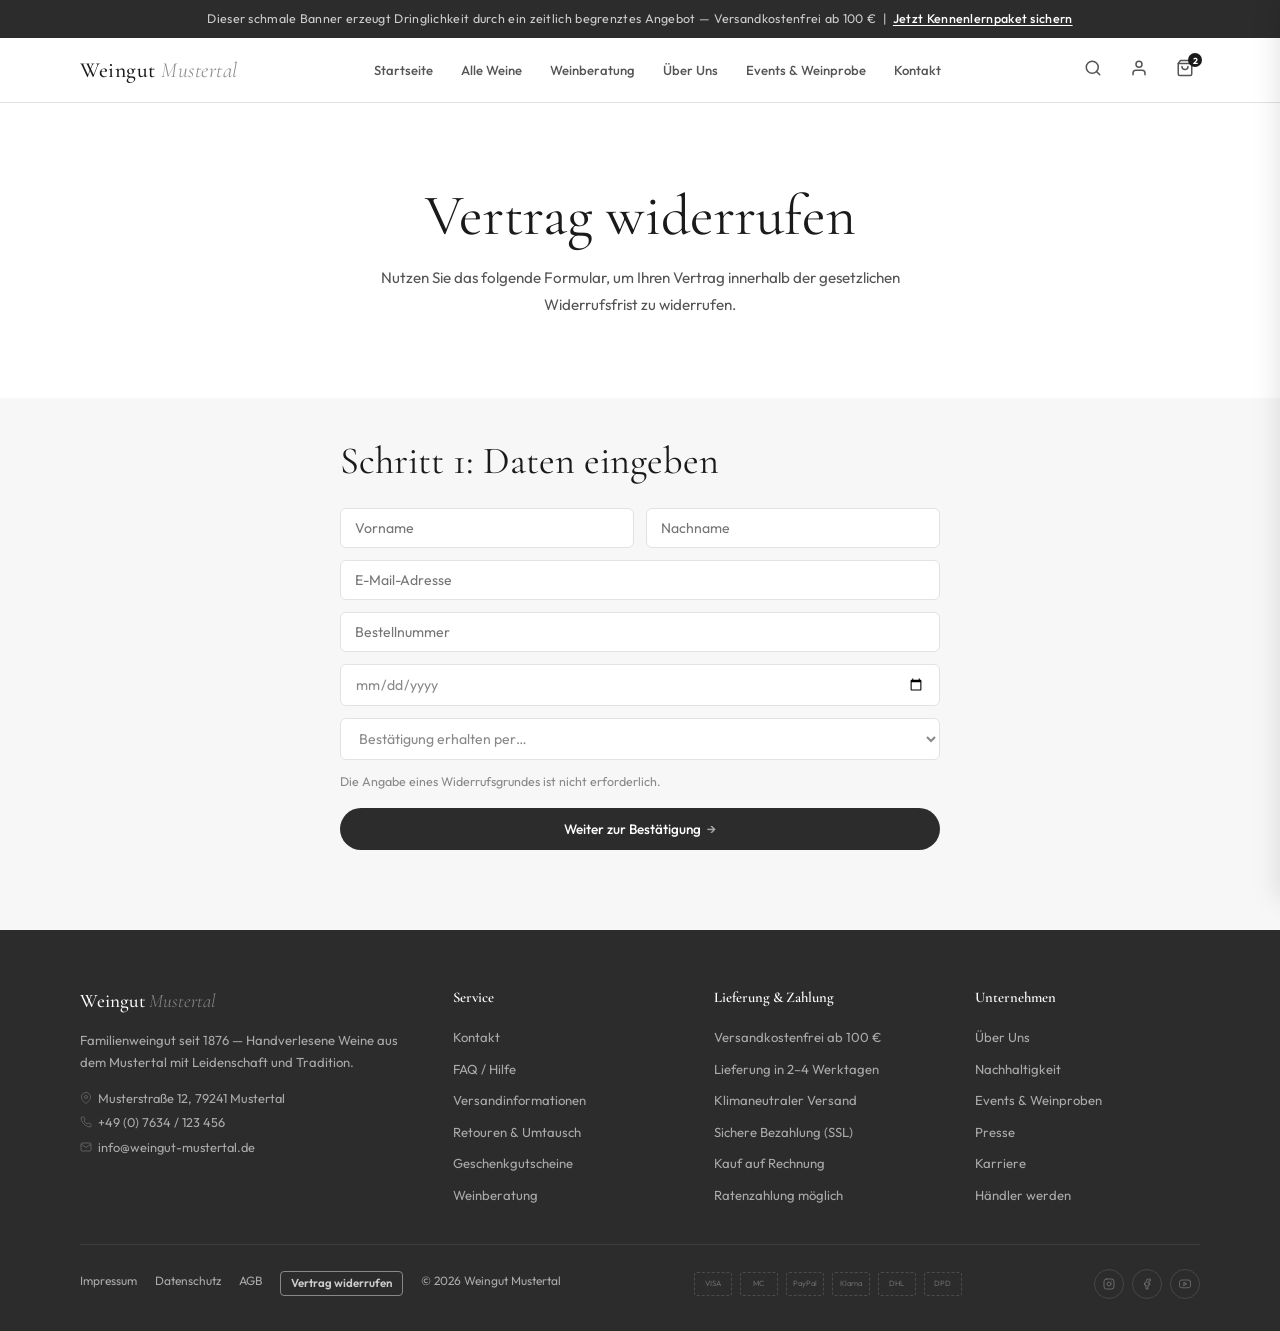
<file: widerrufsrecht.html>
<!DOCTYPE html>
<html lang="de">
<head>
  <meta charset="UTF-8">
  <meta name="viewport" content="width=device-width, initial-scale=1.0">
  <title>Weingut Mustertal — Vertrag widerrufen | Widerrufsrecht</title>
  <link href="https://fonts.googleapis.com/css2?family=Cormorant+Garamond:ital,wght@0,300;0,400;0,500;0,600;0,700;1,300;1,400&family=Outfit:wght@300;400;500;600;700&display=swap" rel="stylesheet">
  <link rel="stylesheet" href="styles.css">
</head>
<body>

<!-- ============================================================
     1. ANNOUNCEMENT BAR
     ============================================================ -->
<div class="announcement">
  Dieser schmale Banner erzeugt Dringlichkeit durch ein zeitlich begrenztes Angebot — Versandkostenfrei ab 100 € &nbsp;|&nbsp; <a href="paketseite.html">Jetzt Kennenlernpaket sichern</a>
</div>

<!-- ============================================================
     2. HEADER
     ============================================================ -->
<header class="header">
  <div class="header__inner">
    <a href="index.html" class="header__logo">Weingut <em>Mustertal</em></a>
    <ul class="header__nav">
      <li><a href="index.html">Startseite</a></li>
      <li>
        <a href="weine.html">Alle Weine</a>
        <!-- Mega Menu -->
        <div class="mega">
          <div class="mega__grid mega__grid--wide">
            <div class="mega__col">
              <h4>Sortiment</h4>
              <ul>
                <li><a href="kategorie.html">Weißweine</a></li>
                <li><a href="kategorie.html">Rotweine</a></li>
                <li><a href="kategorie.html">Rosé</a></li>
                <li><a href="kategorie.html">Sekt & Secco</a></li>
                <li><a href="kategorie.html">Spirituosen</a></li>
                <li><a href="kategorie.html">Alkoholfrei</a></li>
                <li><a href="weine.html">Alle Weine</a></li>
              </ul>
            </div>
            <div class="mega__col">
              <h4>Terroir</h4>
              <ul>
                <li><a href="kategorie.html">Unsere Böden</a></li>
                <li><a href="kategorie.html">Muschelkalk</a></li>
                <li><a href="kategorie.html">Löss & Lehm</a></li>
                <li><a href="kategorie.html">Einzellagen</a></li>
                <li><a href="kategorie.html">Lagenkarte</a></li>
              </ul>
            </div>
            <div class="mega__col">
              <h4>Sonstiges</h4>
              <ul>
                <li><a href="kategorie.html">Neuheiten</a></li>
                <li><a href="kategorie.html">Bestseller</a></li>
                <li><a href="paketseite.html">Kennenlernpakete</a></li>
                <li><a href="kategorie.html">Geschenksets</a></li>
                <li><a href="kategorie.html">Wein im Abo</a></li>
              </ul>
            </div>
            <div class="mega__col">
              <h4>Qualitätsstufen</h4>
              <ul>
                <li><a href="kategorie.html">Gutswein</a></li>
                <li><a href="kategorie.html">Ortswein</a></li>
                <li><a href="kategorie.html">Lagenwein</a></li>
                <li><a href="kategorie.html">Große Gewächse</a></li>
              </ul>
            </div>
            <div class="mega__col">
              <div class="mega__product">
                <a href="paketseite.html">
                  <div class="ph" style="height:90px">
                    <svg viewBox="0 0 24 24" fill="none" stroke="currentColor" stroke-width="1"><rect x="3" y="3" width="18" height="18" rx="2"/><line x1="3" y1="9" x2="21" y2="9"/></svg>
                    <span>Paket-Teaser</span>
                  </div>
                </a>
                <div class="mega__product-name">Kennenlernpaket</div>
                <div class="mega__product-price">49,90 €</div>
              </div>
            </div>
          </div>
        </div>
      </li>
      <li><a href="weinberatung.html">Weinberatung</a></li>
      <li><a href="ueber-uns.html">Über Uns</a></li>
      <li><a href="events.html">Events &amp; Weinprobe</a></li>
      <li><a href="kontakt.html">Kontakt</a></li>
    </ul>
    <button class="header__burger" aria-label="Menü" onclick="toggleMobileNav()">
      <span></span><span></span><span></span>
    </button>
    <div class="header__icons">
      <button aria-label="Suche">
        <svg viewBox="0 0 24 24" fill="none" stroke="currentColor" stroke-width="2" stroke-linecap="round"><circle cx="11" cy="11" r="8"/><line x1="21" y1="21" x2="16.65" y2="16.65"/></svg>
      </button>
      <button aria-label="Mein Konto">
        <svg viewBox="0 0 24 24" fill="none" stroke="currentColor" stroke-width="2" stroke-linecap="round"><path d="M20 21v-2a4 4 0 0 0-4-4H8a4 4 0 0 0-4 4v2"/><circle cx="12" cy="7" r="4"/></svg>
      </button>
      <button aria-label="Warenkorb" onclick="openCartDrawer()">
        <svg viewBox="0 0 24 24" fill="none" stroke="currentColor" stroke-width="2" stroke-linecap="round"><path d="M6 2L3 6v14a2 2 0 0 0 2 2h14a2 2 0 0 0 2-2V6l-3-4z"/><line x1="3" y1="6" x2="21" y2="6"/><path d="M16 10a4 4 0 0 1-8 0"/></svg>
        <span class="cart-badge">2</span>
      </button>
    </div>
  </div>
</header>

<nav class="mobile-nav" id="mobile-nav">
  <div class="mobile-nav__links">
    <a href="index.html">Startseite</a>
    <a href="weine.html">Alle Weine</a>
    <a href="weinberatung.html">Weinberatung</a>
    <a href="ueber-uns.html">Über Uns</a>
    <a href="events.html">Events &amp; Weinprobe</a>
    <a href="kontakt.html">Kontakt</a>
  </div>
</nav>

<!-- ============================================================
     3. HERO
     ============================================================ -->
<section class="section fade-in">
  <div class="container" style="text-align:center;">
    <h1>Vertrag widerrufen</h1>
    <p class="body-text" style="margin:16px auto 0;text-align:center;">
      Nutzen Sie das folgende Formular, um Ihren Vertrag innerhalb der gesetzlichen Widerrufsfrist zu widerrufen.
    </p>
  </div>
</section>

<!-- ============================================================
     4. WIDERRUFSFORMULAR
     ============================================================ -->
<section class="section section--alt fade-in" style="padding-top:40px;">
  <div class="container">
    <div style="max-width:600px;margin:0 auto;">

      <!-- STEP 1 -->
      <div id="widerruf-step1">
        <h2 style="margin-bottom:24px;">Schritt 1: Daten eingeben</h2>
        <div class="form" style="max-width:100%;">
          <div style="display:grid;grid-template-columns:1fr 1fr;gap:12px;">
            <div class="form__group">
              <input type="text" id="wr-vorname" placeholder="Vorname" aria-label="Vorname">
            </div>
            <div class="form__group">
              <input type="text" id="wr-nachname" placeholder="Nachname" aria-label="Nachname">
            </div>
          </div>
          <div class="form__group">
            <input type="email" id="wr-email" placeholder="E-Mail-Adresse" aria-label="E-Mail-Adresse">
          </div>
          <div class="form__group">
            <input type="text" id="wr-bestellnr" placeholder="Bestellnummer" aria-label="Bestellnummer">
          </div>
          <div class="form__group">
            <input type="date" id="wr-bestelldatum" aria-label="Bestelldatum" style="width:100%;padding:10px 14px;border:1.5px solid var(--gray-200);border-radius:6px;font-family:var(--font-body);font-size:0.88rem;background:var(--white);color:var(--gray-500);">
          </div>
          <div class="form__group">
            <select id="wr-bestaetigung" aria-label="Bestätigung erhalten per" style="width:100%;padding:10px 14px;border:1.5px solid var(--gray-200);border-radius:6px;font-family:var(--font-body);font-size:0.88rem;background:var(--white);color:var(--gray-500);">
              <option value="">Bestätigung erhalten per…</option>
              <option value="E-Mail">E-Mail</option>
              <option value="Post">Post</option>
            </select>
          </div>
          <p style="font-size:0.78rem;color:var(--gray-500);margin-top:8px;">
            Die Angabe eines Widerrufsgrundes ist nicht erforderlich.
          </p>
          <button type="button" id="btn-weiter" class="btn btn--dark btn--full" style="margin-top:16px;">Weiter zur Bestätigung</button>
        </div>
      </div>

      <!-- STEP 2 -->
      <div id="widerruf-step2" style="display:none;">
        <h2 style="margin-bottom:24px;">Schritt 2: Widerruf bestätigen</h2>

        <div style="padding:20px;background:var(--white);border:1px solid var(--gray-200);border-radius:var(--r);margin-bottom:24px;">
          <h4 style="margin-bottom:12px;">Zusammenfassung Ihrer Angaben</h4>
          <div style="display:flex;flex-direction:column;gap:6px;font-size:0.88rem;">
            <div style="display:flex;justify-content:space-between;">
              <span style="color:var(--gray-500);">Name</span>
              <span id="sum-name"></span>
            </div>
            <div style="display:flex;justify-content:space-between;">
              <span style="color:var(--gray-500);">E-Mail</span>
              <span id="sum-email"></span>
            </div>
            <div style="display:flex;justify-content:space-between;">
              <span style="color:var(--gray-500);">Bestellnummer</span>
              <span id="sum-bestellnr"></span>
            </div>
            <div style="display:flex;justify-content:space-between;">
              <span style="color:var(--gray-500);">Bestelldatum</span>
              <span id="sum-bestelldatum"></span>
            </div>
            <div style="display:flex;justify-content:space-between;">
              <span style="color:var(--gray-500);">Bestätigung per</span>
              <span id="sum-bestaetigung"></span>
            </div>
          </div>
        </div>

        <p style="font-size:0.85rem;color:var(--gray-700);line-height:1.7;margin-bottom:24px;">
          Mit Klick auf „Widerruf bestätigen" erklären Sie den Widerruf Ihres Vertrages. Sie erhalten innerhalb von 24 Stunden eine Bestätigung Ihres Widerrufs per E-Mail.
        </p>

        <div style="display:flex;gap:12px;">
          <button type="button" id="btn-zurueck" class="btn btn--outline" style="flex:1;">Zurück</button>
          <button type="button" id="btn-bestaetigen" class="btn btn--dark" style="flex:1;">Widerruf bestätigen</button>
        </div>
      </div>

      <!-- SUCCESS MESSAGE -->
      <div id="widerruf-success" style="display:none;text-align:center;padding:48px 24px;">
        <div style="width:64px;height:64px;border-radius:50%;background:var(--gray-100);border:2px solid var(--gray-300);display:flex;align-items:center;justify-content:center;margin:0 auto 20px;font-size:1.5rem;color:var(--gray-700);">&#10003;</div>
        <h2 style="margin-bottom:12px;">Widerruf erfolgreich</h2>
        <p class="body-text" style="text-align:center;">
          Ihr Widerruf wurde erfolgreich übermittelt. Sie erhalten innerhalb von 24 Stunden eine Bestätigung.
        </p>
        <a href="index.html" class="btn btn--dark" style="margin-top:24px;">Zur Startseite</a>
      </div>

    </div>
  </div>
</section>

<!-- ============================================================
     5. FOOTER
     ============================================================ -->
<footer class="footer">
  <div class="container">
    <div class="footer__grid">
      <div class="footer__col">
        <div class="flogo">Weingut <em>Mustertal</em></div>
        <p>Familienweingut seit 1876 — Handverlesene Weine aus dem Mustertal mit Leidenschaft und Tradition.</p>
        <div class="fcontact">
          <svg viewBox="0 0 24 24" fill="none" stroke="currentColor" stroke-width="2"><path d="M21 10c0 7-9 13-9 13s-9-6-9-13a9 9 0 0 1 18 0z"/><circle cx="12" cy="10" r="3"/></svg>
          Musterstraße 12, 79241 Mustertal
        </div>
        <div class="fcontact">
          <svg viewBox="0 0 24 24" fill="none" stroke="currentColor" stroke-width="2"><path d="M22 16.92v3a2 2 0 0 1-2.18 2 19.79 19.79 0 0 1-8.63-3.07 19.5 19.5 0 0 1-6-6 19.79 19.79 0 0 1-3.07-8.67A2 2 0 0 1 4.11 2h3a2 2 0 0 1 2 1.72c.127.96.361 1.903.7 2.81a2 2 0 0 1-.45 2.11L8.09 9.91a16 16 0 0 0 6 6l1.27-1.27a2 2 0 0 1 2.11-.45c.907.339 1.85.573 2.81.7A2 2 0 0 1 22 16.92z"/></svg>
          +49 (0) 7634 / 123 456
        </div>
        <div class="fcontact">
          <svg viewBox="0 0 24 24" fill="none" stroke="currentColor" stroke-width="2"><path d="M4 4h16c1.1 0 2 .9 2 2v12c0 1.1-.9 2-2 2H4c-1.1 0-2-.9-2-2V6c0-1.1.9-2 2-2z"/><polyline points="22,6 12,13 2,6"/></svg>
          info@weingut-mustertal.de
        </div>
      </div>
      <div class="footer__col">
        <h4>Service</h4>
        <ul>
          <li><a href="kontakt.html">Kontakt</a></li>
          <li><a href="#">FAQ / Hilfe</a></li>
          <li><a href="#">Versandinformationen</a></li>
          <li><a href="#">Retouren & Umtausch</a></li>
          <li><a href="#">Geschenkgutscheine</a></li>
          <li><a href="weinberatung.html">Weinberatung</a></li>
        </ul>
      </div>
      <div class="footer__col">
        <h4>Lieferung & Zahlung</h4>
        <ul>
          <li><a href="#">Versandkostenfrei ab 100 €</a></li>
          <li><a href="#">Lieferung in 2–4 Werktagen</a></li>
          <li><a href="#">Klimaneutraler Versand</a></li>
          <li><a href="#">Sichere Bezahlung (SSL)</a></li>
          <li><a href="#">Kauf auf Rechnung</a></li>
          <li><a href="#">Ratenzahlung möglich</a></li>
        </ul>
      </div>
      <div class="footer__col">
        <h4>Unternehmen</h4>
        <ul>
          <li><a href="ueber-uns.html">Über Uns</a></li>
          <li><a href="#">Nachhaltigkeit</a></li>
          <li><a href="events.html">Events & Weinproben</a></li>
          <li><a href="#">Presse</a></li>
          <li><a href="#">Karriere</a></li>
          <li><a href="#">Händler werden</a></li>
        </ul>
      </div>
    </div>
    <div class="footer__bottom">
      <div class="footer__bottom-left">
        <a href="#">Impressum</a>
        <a href="#">Datenschutz</a>
        <a href="#">AGB</a>
        <a href="widerrufsrecht.html" class="footer__widerruf">Vertrag widerrufen</a>
        <span>&copy; 2026 Weingut Mustertal</span>
      </div>
      <div class="fpay">
        <div class="fpay__icon">VISA</div>
        <div class="fpay__icon">MC</div>
        <div class="fpay__icon">PayPal</div>
        <div class="fpay__icon">Klarna</div>
        <div class="fpay__icon">DHL</div>
        <div class="fpay__icon">DPD</div>
      </div>
      <div class="fsocial">
        <a href="#" aria-label="Instagram">
          <svg viewBox="0 0 24 24" fill="none" stroke="currentColor" stroke-width="2" stroke-linecap="round" stroke-linejoin="round"><rect x="2" y="2" width="20" height="20" rx="5" ry="5"/><path d="M16 11.37A4 4 0 1 1 12.63 8 4 4 0 0 1 16 11.37z"/><line x1="17.5" y1="6.5" x2="17.51" y2="6.5"/></svg>
        </a>
        <a href="#" aria-label="Facebook">
          <svg viewBox="0 0 24 24" fill="none" stroke="currentColor" stroke-width="2" stroke-linecap="round" stroke-linejoin="round"><path d="M18 2h-3a5 5 0 0 0-5 5v3H7v4h3v8h4v-8h3l1-4h-4V7a1 1 0 0 1 1-1h3z"/></svg>
        </a>
        <a href="#" aria-label="YouTube">
          <svg viewBox="0 0 24 24" fill="none" stroke="currentColor" stroke-width="2" stroke-linecap="round" stroke-linejoin="round"><path d="M22.54 6.42a2.78 2.78 0 0 0-1.94-2C18.88 4 12 4 12 4s-6.88 0-8.6.46a2.78 2.78 0 0 0-1.94 2A29 29 0 0 0 1 11.75a29 29 0 0 0 .46 5.33A2.78 2.78 0 0 0 3.4 19.13C5.12 19.56 12 19.56 12 19.56s6.88 0 8.6-.46a2.78 2.78 0 0 0 1.94-2 29 29 0 0 0 .46-5.25 29 29 0 0 0-.46-5.33z"/><polygon points="9.75 15.02 15.5 11.75 9.75 8.48 9.75 15.02"/></svg>
        </a>
      </div>
    </div>
  </div>
</footer>

<!-- ============================================================
     JAVASCRIPT
     ============================================================ -->
<script>
// Header scroll
window.addEventListener('scroll',()=>{document.querySelector('.header').classList.toggle('scrolled',window.scrollY>10)});
// Fade-in observer
const obs=new IntersectionObserver(entries=>{entries.forEach(e=>{if(e.isIntersecting)e.target.classList.add('visible')})},{rootMargin:'0px 0px -60px 0px',threshold:0.1});
document.querySelectorAll('.fade-in').forEach(el=>obs.observe(el));

// Widerruf form step toggle
const step1 = document.getElementById('widerruf-step1');
const step2 = document.getElementById('widerruf-step2');
const success = document.getElementById('widerruf-success');

document.getElementById('btn-weiter').addEventListener('click', function() {
  // Populate summary
  document.getElementById('sum-name').textContent =
    document.getElementById('wr-vorname').value + ' ' + document.getElementById('wr-nachname').value;
  document.getElementById('sum-email').textContent = document.getElementById('wr-email').value;
  document.getElementById('sum-bestellnr').textContent = document.getElementById('wr-bestellnr').value;

  var datumVal = document.getElementById('wr-bestelldatum').value;
  if (datumVal) {
    var parts = datumVal.split('-');
    document.getElementById('sum-bestelldatum').textContent = parts[2] + '.' + parts[1] + '.' + parts[0];
  } else {
    document.getElementById('sum-bestelldatum').textContent = '';
  }

  document.getElementById('sum-bestaetigung').textContent = document.getElementById('wr-bestaetigung').value;

  step1.style.display = 'none';
  step2.style.display = 'block';
  window.scrollTo({ top: 0, behavior: 'smooth' });
});

document.getElementById('btn-zurueck').addEventListener('click', function() {
  step2.style.display = 'none';
  step1.style.display = 'block';
  window.scrollTo({ top: 0, behavior: 'smooth' });
});

document.getElementById('btn-bestaetigen').addEventListener('click', function() {
  step2.style.display = 'none';
  success.style.display = 'block';
  window.scrollTo({ top: 0, behavior: 'smooth' });
});
</script>

<!-- ============================================================
     CART DRAWER
     ============================================================ -->
<div class="cart-overlay" id="cart-overlay" onclick="closeCartDrawer()"></div>
<div class="cart-drawer" id="cart-drawer">
  <div class="cart-drawer__header">
    <h3>Warenkorb (2)</h3>
    <button class="cart-drawer__close" onclick="closeCartDrawer()" aria-label="Warenkorb schliessen">
      <svg viewBox="0 0 24 24" fill="none" stroke="currentColor" stroke-width="2" stroke-linecap="round" style="width:18px;height:18px;"><line x1="18" y1="6" x2="6" y2="18"/><line x1="6" y1="6" x2="18" y2="18"/></svg>
    </button>
  </div>
  <div class="cart-drawer__body">
    <div class="cart-drawer__item">
      <div class="cart-drawer__item-img">Bild</div>
      <div class="cart-drawer__item-info">
        <div class="cart-drawer__item-name">Riesling Spätlese 2023</div>
        <div class="cart-drawer__item-price">14,90 &euro;</div>
        <div class="cart-drawer__item-qty">
          <button aria-label="Menge verringern">&minus;</button>
          <span>1</span>
          <button aria-label="Menge erhöhen">+</button>
        </div>
        <button class="cart-drawer__item-remove">Entfernen</button>
      </div>
    </div>
    <div class="cart-drawer__item">
      <div class="cart-drawer__item-img">Bild</div>
      <div class="cart-drawer__item-info">
        <div class="cart-drawer__item-name">Grauburgunder trocken 2023</div>
        <div class="cart-drawer__item-price">10,90 &euro;</div>
        <div class="cart-drawer__item-qty">
          <button aria-label="Menge verringern">&minus;</button>
          <span>2</span>
          <button aria-label="Menge erhöhen">+</button>
        </div>
        <button class="cart-drawer__item-remove">Entfernen</button>
      </div>
    </div>
    <div class="cart-drawer__upsell">
      <div class="cart-drawer__upsell-title">Das könnte dir auch gefallen</div>
      <div class="cart-drawer__upsell-grid">
        <div class="cart-drawer__upsell-card">
          <div class="cart-drawer__upsell-card-img">Bild</div>
          <div class="cart-drawer__upsell-card-name">Chardonnay Réserve 2022</div>
          <div class="cart-drawer__upsell-card-price">18,90 &euro; <span style="font-weight:400;color:var(--gray-400);font-size:0.6rem;">(25,20 &euro;/l)</span></div>
          <div class="cart-drawer__upsell-card-btn">+ Hinzufügen</div>
        </div>
        <div class="cart-drawer__upsell-card">
          <div class="cart-drawer__upsell-card-img">Bild</div>
          <div class="cart-drawer__upsell-card-name">Kennenlernpaket</div>
          <div class="cart-drawer__upsell-card-price">49,90 &euro; <span style="font-weight:400;color:var(--gray-400);font-size:0.6rem;">(11,09 &euro;/l)</span></div>
          <div class="cart-drawer__upsell-card-btn">+ Hinzufügen</div>
        </div>
      </div>
    </div>
  </div>
  <div class="cart-drawer__footer">
    <div class="shipping-bar">
      <div class="shipping-bar__text">Noch <strong>63,30 &euro;</strong> bis Versandkostenfrei</div>
      <div class="shipping-bar__track">
        <div class="shipping-bar__fill" style="width:37%"></div>
      </div>
    </div>
    <div class="cart-drawer__subtotal">
      <span class="cart-drawer__subtotal-label">Zwischensumme</span>
      <span class="cart-drawer__subtotal-value">36,70 &euro;</span>
    </div>
    <div class="cart-drawer__shipping">Versandkostenfrei ab 100 &euro; &middot; inkl. MwSt.</div>
    <button class="cart-drawer__checkout">Zur Kasse</button>
    <button class="cart-drawer__continue" onclick="closeCartDrawer()">Weiter einkaufen</button>
  </div>
</div>
<script>
function openCartDrawer(){document.getElementById('cart-drawer').classList.add('open');document.getElementById('cart-overlay').classList.add('open');document.body.style.overflow='hidden';}
function closeCartDrawer(){document.getElementById('cart-drawer').classList.remove('open');document.getElementById('cart-overlay').classList.remove('open');document.body.style.overflow='';}
document.addEventListener('keydown',function(e){if(e.key==='Escape')closeCartDrawer();});
</script>

<script>
function toggleMobileNav(){
  document.getElementById('mobile-nav').classList.toggle('open');
  document.querySelector('.header__burger').classList.toggle('active');
  document.body.style.overflow=document.getElementById('mobile-nav').classList.contains('open')?'hidden':'';
}
</script>

</body>
</html>
</file>
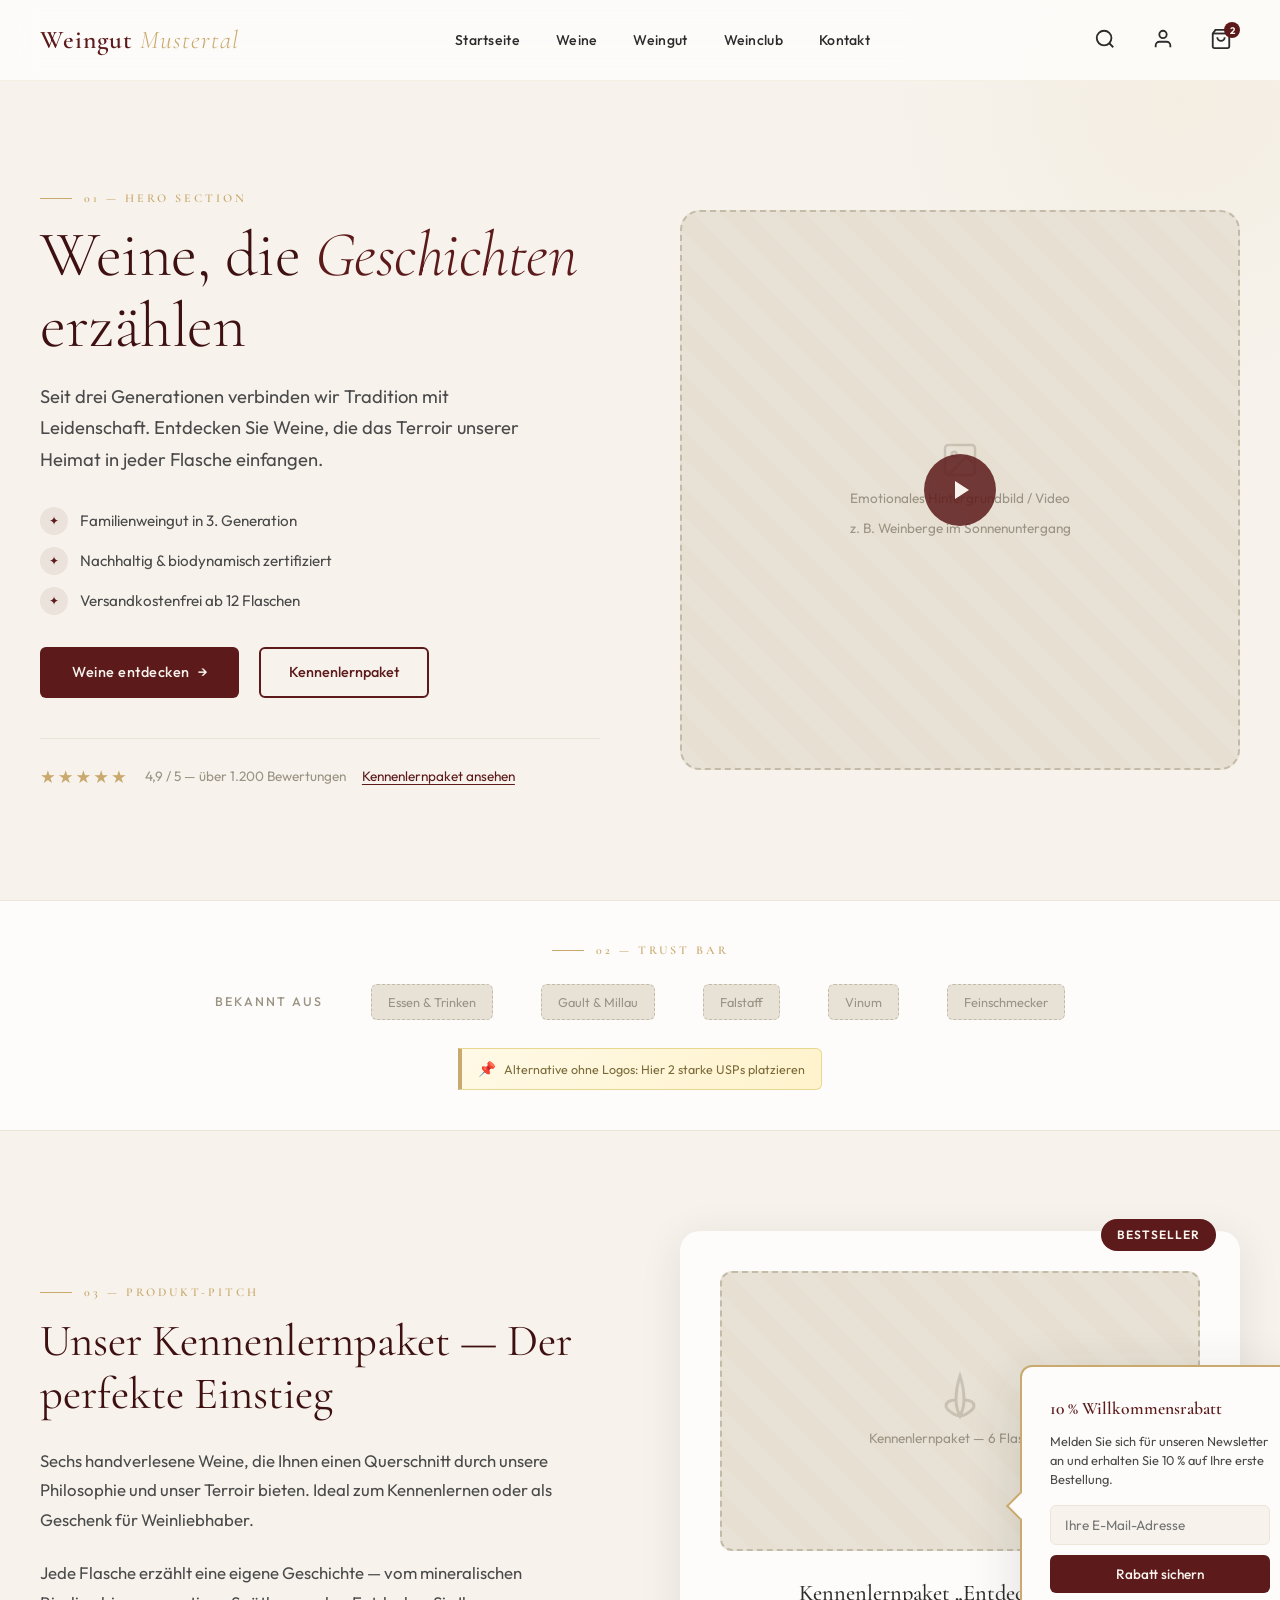
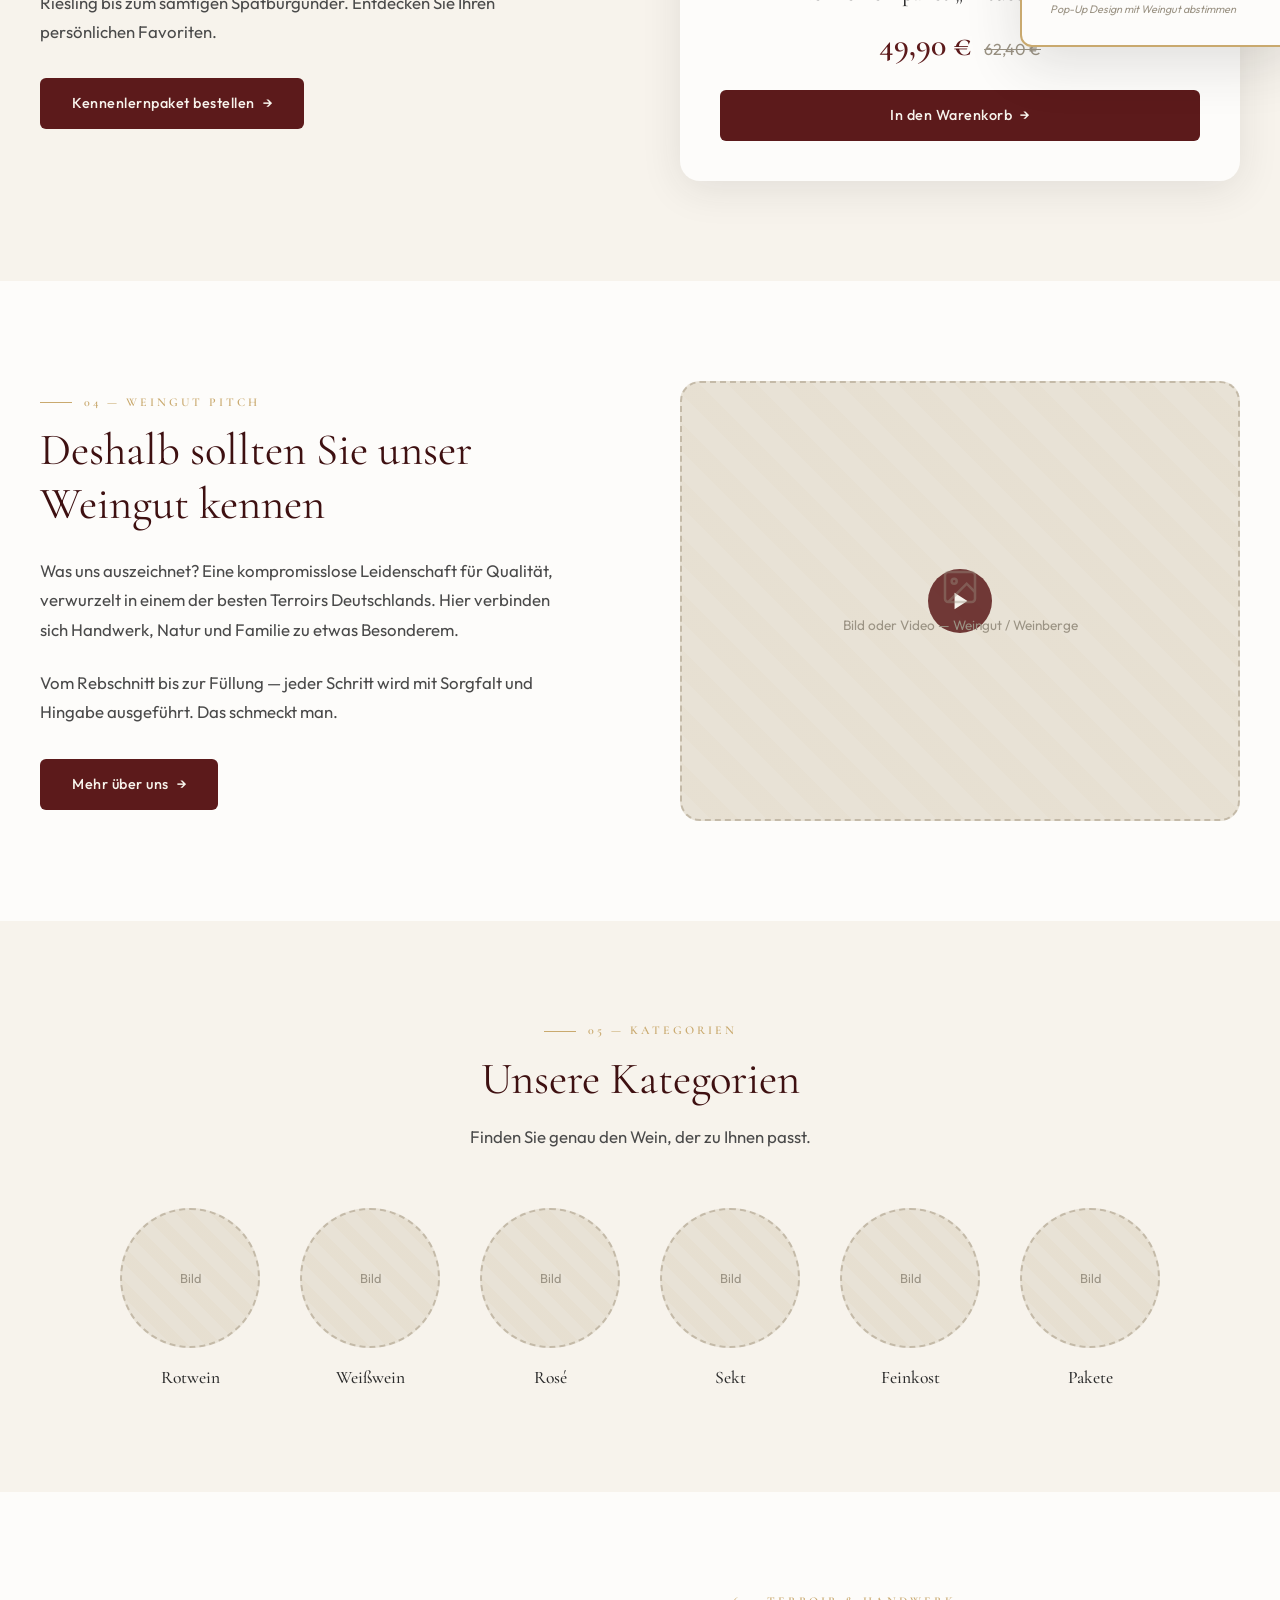
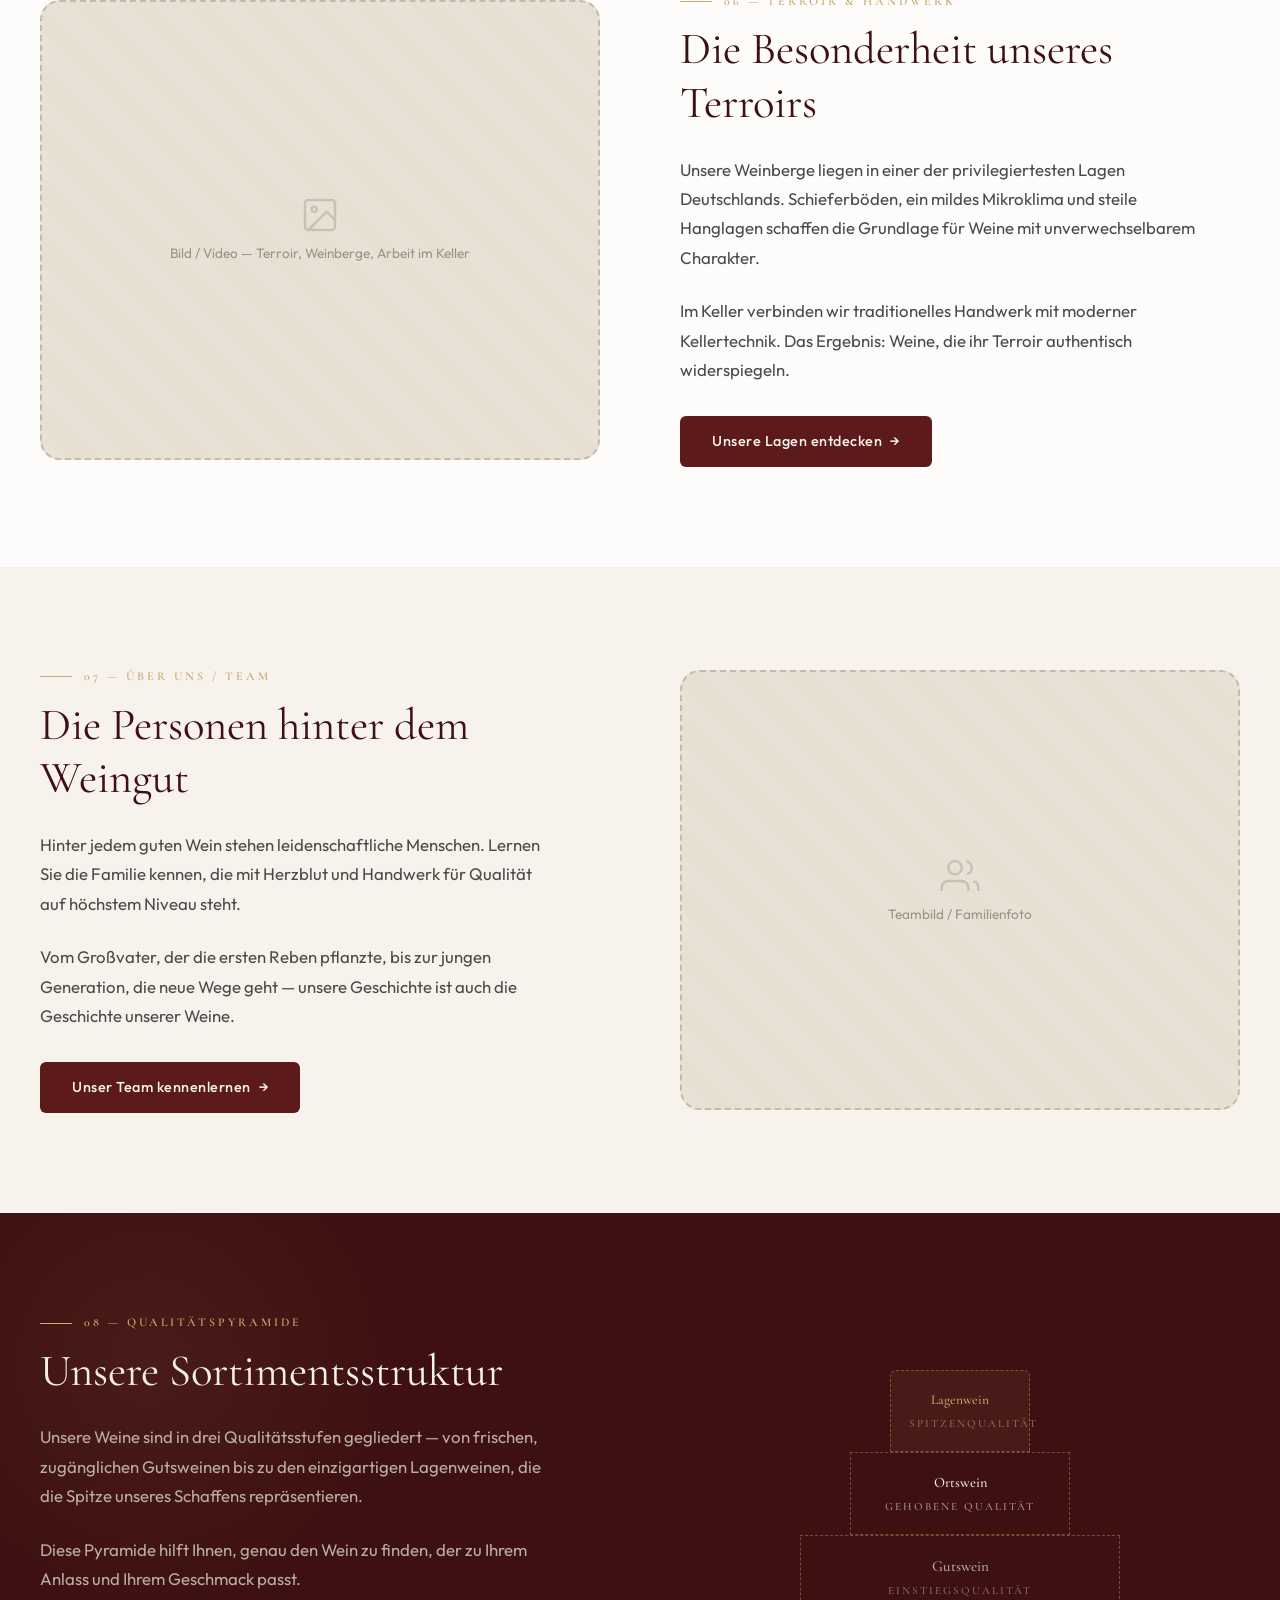
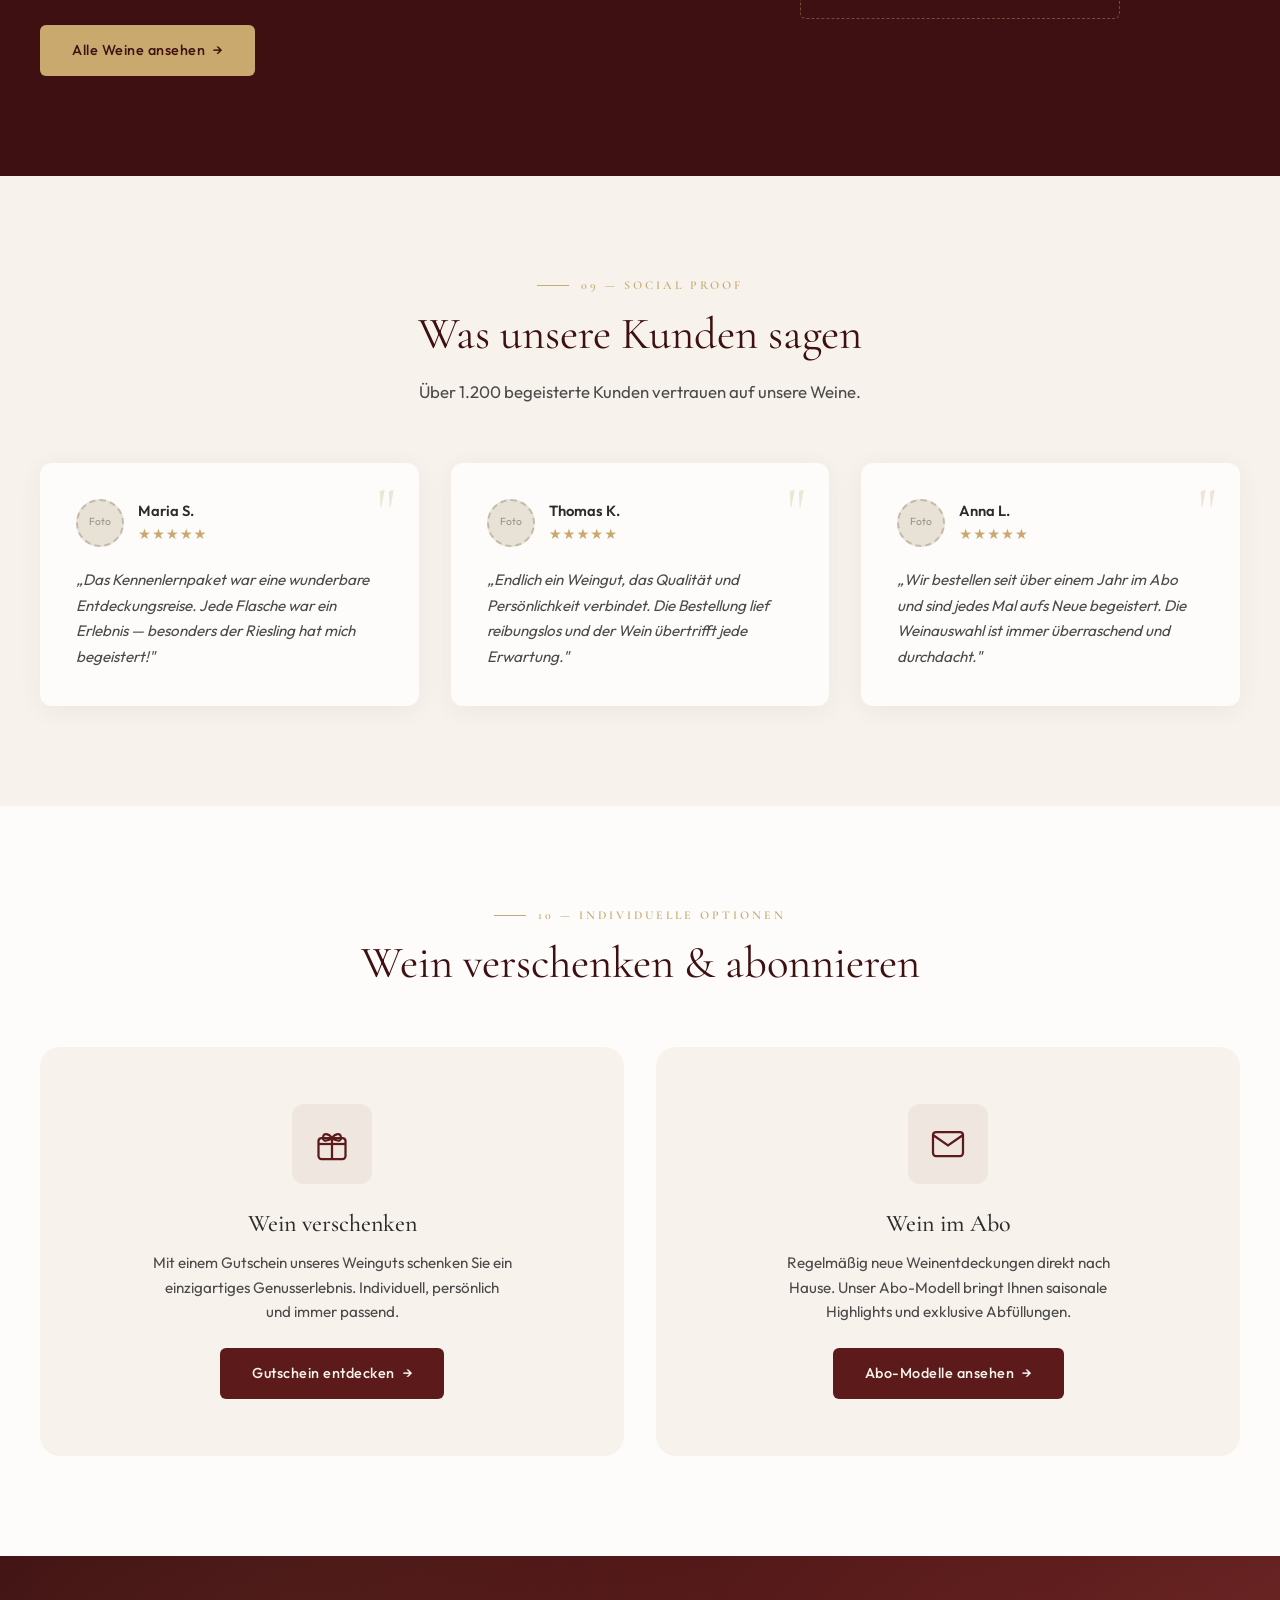
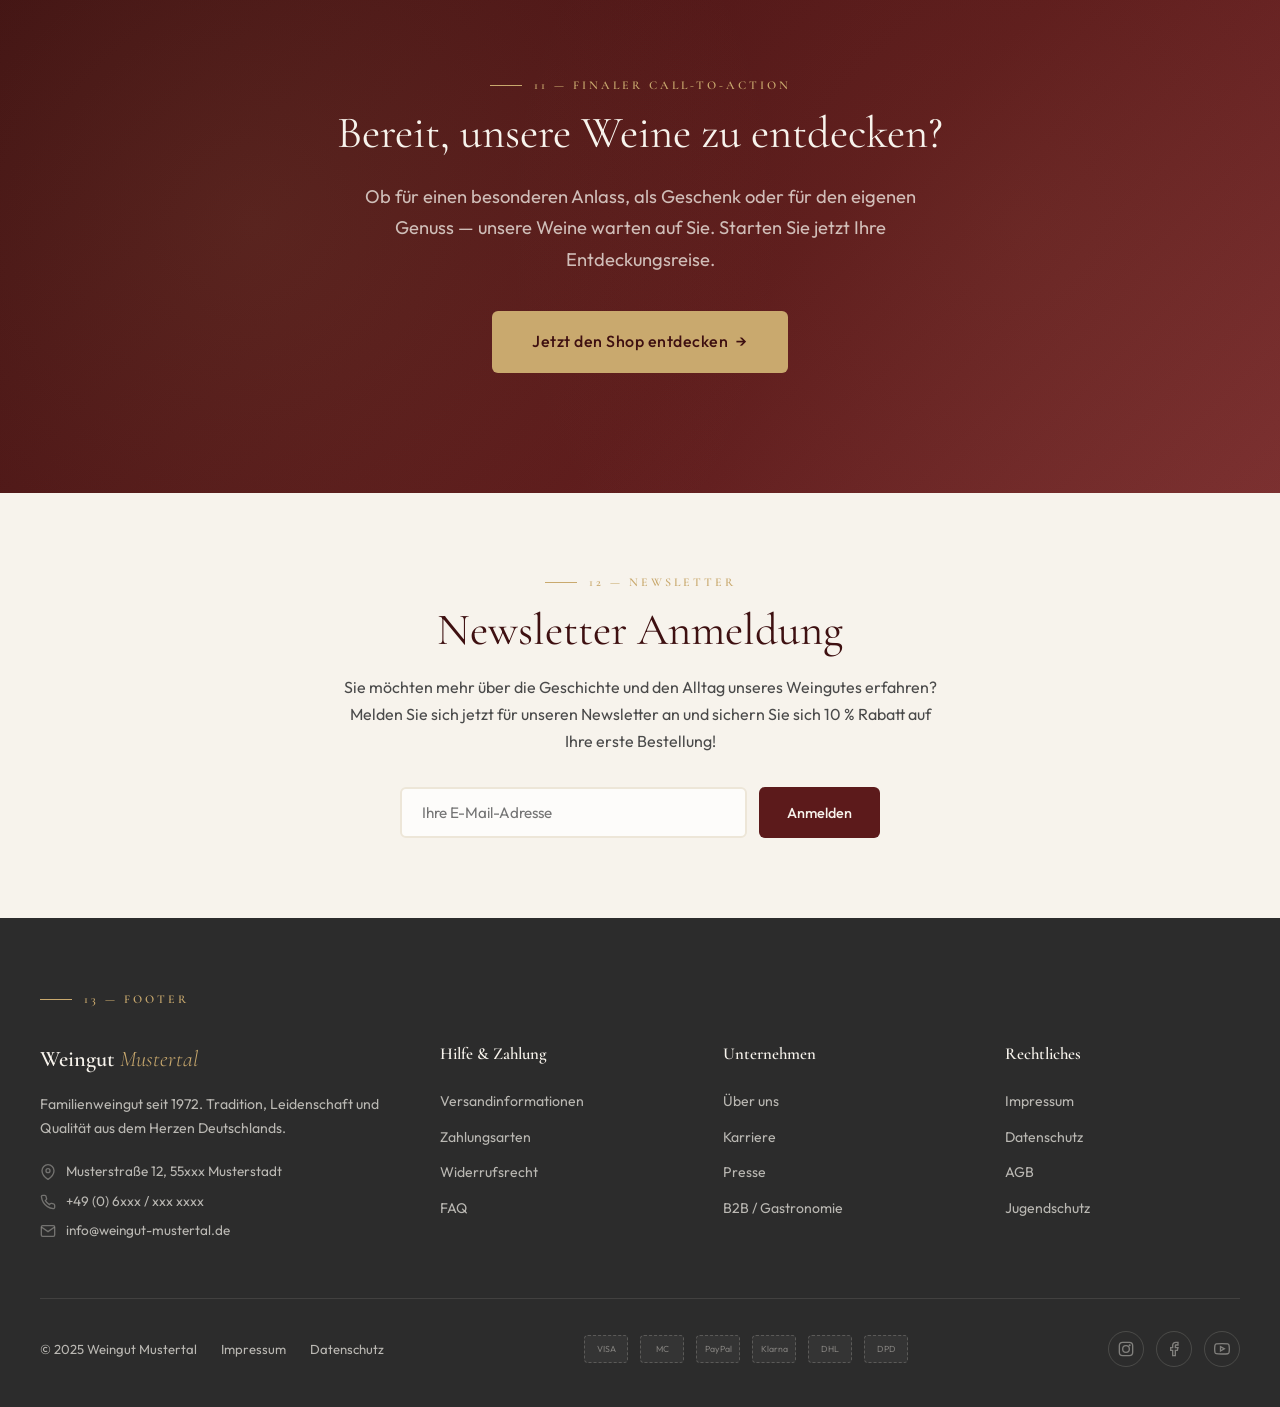
<file: winzer-shop-wireframe.html>
<!DOCTYPE html>
<html lang="de">
<head>
  <meta charset="UTF-8">
  <meta name="viewport" content="width=device-width, initial-scale=1.0">
  <title>Wireframe – Familienweingut Startseite</title>
  <link rel="preconnect" href="https://fonts.googleapis.com">
  <link rel="preconnect" href="https://fonts.gstatic.com" crossorigin>
  <link href="https://fonts.googleapis.com/css2?family=Cormorant+Garamond:ital,wght@0,300;0,400;0,500;0,600;0,700;1,300;1,400&family=Outfit:wght@300;400;500;600;700&display=swap" rel="stylesheet">
  <style>
    /* ============================================================
       CSS CUSTOM PROPERTIES
       ============================================================ */
    :root {
      --burgundy: #5C1A1B;
      --burgundy-light: #7A2E2F;
      --burgundy-dark: #3E1011;
      --cream: #F7F3EC;
      --cream-dark: #EDE6D8;
      --gold: #C9A96E;
      --gold-light: #D4BA88;
      --charcoal: #2C2C2C;
      --charcoal-light: #4A4A4A;
      --warm-gray: #9B9384;
      --warm-gray-light: #B8AFA3;
      --white: #FDFCFA;
      --placeholder-bg: #E8E2D6;
      --placeholder-border: #C4BAA8;
      --section-annotation: #C9A96E;
      --font-display: 'Cormorant Garamond', Georgia, serif;
      --font-body: 'Outfit', system-ui, sans-serif;
      --shadow-soft: 0 4px 24px rgba(44, 44, 44, 0.06);
      --shadow-medium: 0 8px 40px rgba(44, 44, 44, 0.10);
      --shadow-heavy: 0 16px 56px rgba(44, 44, 44, 0.14);
      --radius-sm: 6px;
      --radius-md: 12px;
      --radius-lg: 20px;
      --radius-xl: 32px;
      --transition-base: 0.3s cubic-bezier(0.4, 0, 0.2, 1);
      --transition-slow: 0.6s cubic-bezier(0.4, 0, 0.2, 1);
    }

    /* ============================================================
       RESET & BASE
       ============================================================ */
    *, *::before, *::after { box-sizing: border-box; margin: 0; padding: 0; }

    html {
      scroll-behavior: smooth;
      font-size: 16px;
      -webkit-font-smoothing: antialiased;
    }

    body {
      font-family: var(--font-body);
      color: var(--charcoal);
      background-color: var(--cream);
      line-height: 1.6;
      overflow-x: hidden;
    }

    img { max-width: 100%; display: block; }
    a { color: inherit; text-decoration: none; }
    button { cursor: pointer; font-family: inherit; }

    /* ============================================================
       UTILITY CLASSES
       ============================================================ */
    .container {
      max-width: 1280px;
      margin: 0 auto;
      padding: 0 40px;
    }

    .section-number {
      font-family: var(--font-display);
      font-size: 0.75rem;
      font-weight: 600;
      letter-spacing: 3px;
      text-transform: uppercase;
      color: var(--section-annotation);
      display: flex;
      align-items: center;
      gap: 12px;
      margin-bottom: 12px;
    }

    .section-number::before {
      content: '';
      width: 32px;
      height: 1px;
      background: var(--gold);
    }

    .placeholder-img {
      background: var(--placeholder-bg);
      border: 2px dashed var(--placeholder-border);
      border-radius: var(--radius-md);
      display: flex;
      align-items: center;
      justify-content: center;
      flex-direction: column;
      gap: 8px;
      color: var(--warm-gray);
      font-size: 0.85rem;
      font-weight: 400;
      position: relative;
      overflow: hidden;
    }

    .placeholder-img::before {
      content: '';
      position: absolute;
      inset: 0;
      background: repeating-linear-gradient(
        45deg,
        transparent,
        transparent 20px,
        rgba(201, 169, 110, 0.04) 20px,
        rgba(201, 169, 110, 0.04) 40px
      );
    }

    .placeholder-img svg {
      width: 40px;
      height: 40px;
      opacity: 0.4;
      position: relative;
      z-index: 1;
    }

    .placeholder-img span {
      position: relative;
      z-index: 1;
    }

    .btn-primary {
      display: inline-flex;
      align-items: center;
      gap: 8px;
      padding: 14px 32px;
      background: var(--burgundy);
      color: var(--cream);
      font-family: var(--font-body);
      font-size: 0.9rem;
      font-weight: 500;
      letter-spacing: 0.5px;
      border: none;
      border-radius: var(--radius-sm);
      transition: all var(--transition-base);
      position: relative;
      overflow: hidden;
    }

    .btn-primary::after {
      content: '→';
      transition: transform var(--transition-base);
    }

    .btn-primary:hover {
      background: var(--burgundy-light);
      transform: translateY(-2px);
      box-shadow: var(--shadow-medium);
    }

    .btn-primary:hover::after {
      transform: translateX(4px);
    }

    .btn-secondary {
      display: inline-flex;
      align-items: center;
      gap: 8px;
      padding: 12px 28px;
      background: transparent;
      color: var(--burgundy);
      font-family: var(--font-body);
      font-size: 0.9rem;
      font-weight: 500;
      border: 2px solid var(--burgundy);
      border-radius: var(--radius-sm);
      transition: all var(--transition-base);
    }

    .btn-secondary:hover {
      background: var(--burgundy);
      color: var(--cream);
      transform: translateY(-2px);
    }

    h1 {
      font-family: var(--font-display);
      font-size: clamp(2.8rem, 5vw, 4.2rem);
      font-weight: 300;
      line-height: 1.1;
      letter-spacing: -0.5px;
      color: var(--burgundy-dark);
    }

    h2 {
      font-family: var(--font-display);
      font-size: clamp(2rem, 3.5vw, 2.8rem);
      font-weight: 400;
      line-height: 1.2;
      color: var(--burgundy-dark);
    }

    h3 {
      font-family: var(--font-display);
      font-size: 1.5rem;
      font-weight: 500;
      line-height: 1.3;
      color: var(--charcoal);
    }

    .section-text {
      font-size: 1.05rem;
      line-height: 1.75;
      color: var(--charcoal-light);
      max-width: 520px;
    }

    /* ============================================================
       SECTION: ANNOTATION BADGE
       ============================================================ */
    .wireframe-note {
      background: linear-gradient(135deg, #FFF9E6, #FFF3CC);
      border: 1px solid #E8D78E;
      border-left: 4px solid var(--gold);
      padding: 10px 16px;
      border-radius: 0 var(--radius-sm) var(--radius-sm) 0;
      font-size: 0.78rem;
      color: #7A6B3A;
      margin-top: 16px;
      display: inline-flex;
      align-items: center;
      gap: 8px;
      line-height: 1.4;
    }

    .wireframe-note::before {
      content: '📌';
      font-size: 0.9rem;
    }

    /* Fade-in animation */
    .fade-in {
      opacity: 0;
      transform: translateY(30px);
      transition: opacity 0.8s ease, transform 0.8s ease;
    }

    .fade-in.visible {
      opacity: 1;
      transform: translateY(0);
    }

    /* ============================================================
       1. HEADER & NAVIGATION
       ============================================================ */
    .site-header {
      position: fixed;
      top: 0;
      left: 0;
      right: 0;
      z-index: 1000;
      background: rgba(253, 252, 250, 0.92);
      backdrop-filter: blur(16px);
      -webkit-backdrop-filter: blur(16px);
      border-bottom: 1px solid rgba(201, 169, 110, 0.15);
      transition: all var(--transition-base);
    }

    .site-header.scrolled {
      box-shadow: var(--shadow-soft);
    }

    .header-inner {
      display: flex;
      align-items: center;
      justify-content: space-between;
      height: 80px;
      max-width: 1280px;
      margin: 0 auto;
      padding: 0 40px;
    }

    .logo {
      font-family: var(--font-display);
      font-size: 1.6rem;
      font-weight: 600;
      color: var(--burgundy);
      letter-spacing: 1px;
      flex-shrink: 0;
    }

    .logo em {
      font-style: italic;
      font-weight: 300;
      color: var(--gold);
    }

    .main-nav {
      display: flex;
      align-items: center;
      gap: 36px;
      list-style: none;
    }

    .main-nav > li {
      position: relative;
    }

    .main-nav > li > a {
      font-size: 0.88rem;
      font-weight: 500;
      letter-spacing: 0.3px;
      color: var(--charcoal);
      padding: 8px 0;
      transition: color var(--transition-base);
      position: relative;
    }

    .main-nav > li > a::after {
      content: '';
      position: absolute;
      bottom: -2px;
      left: 0;
      width: 0;
      height: 2px;
      background: var(--burgundy);
      transition: width var(--transition-base);
    }

    .main-nav > li > a:hover::after,
    .main-nav > li.active > a::after {
      width: 100%;
    }

    .main-nav > li > a:hover {
      color: var(--burgundy);
    }

    .icon-nav {
      display: flex;
      align-items: center;
      gap: 20px;
      list-style: none;
      flex-shrink: 0;
    }

    .icon-nav button {
      background: none;
      border: none;
      color: var(--charcoal);
      padding: 8px;
      border-radius: 50%;
      transition: all var(--transition-base);
      position: relative;
    }

    .icon-nav button:hover {
      color: var(--burgundy);
      background: rgba(92, 26, 27, 0.06);
    }

    .icon-nav button svg {
      width: 22px;
      height: 22px;
    }

    .cart-count {
      position: absolute;
      top: 2px;
      right: 0;
      width: 16px;
      height: 16px;
      background: var(--burgundy);
      color: var(--cream);
      font-size: 0.6rem;
      font-weight: 700;
      border-radius: 50%;
      display: flex;
      align-items: center;
      justify-content: center;
    }

    /* Mega Menu */
    .mega-menu {
      position: absolute;
      top: 100%;
      left: 50%;
      transform: translateX(-50%) translateY(10px);
      background: var(--white);
      border: 1px solid rgba(201, 169, 110, 0.2);
      border-radius: var(--radius-md);
      box-shadow: var(--shadow-heavy);
      padding: 32px;
      min-width: 680px;
      opacity: 0;
      visibility: hidden;
      pointer-events: none;
      transition: all var(--transition-base);
      z-index: 100;
    }

    .mega-menu::before {
      content: '';
      position: absolute;
      top: -8px;
      left: 50%;
      transform: translateX(-50%);
      width: 16px;
      height: 16px;
      background: var(--white);
      border-top: 1px solid rgba(201, 169, 110, 0.2);
      border-left: 1px solid rgba(201, 169, 110, 0.2);
      transform: translateX(-50%) rotate(45deg);
    }

    .main-nav > li:hover .mega-menu {
      opacity: 1;
      visibility: visible;
      pointer-events: auto;
      transform: translateX(-50%) translateY(0);
    }

    .mega-menu-grid {
      display: grid;
      grid-template-columns: 1fr 1fr 200px;
      gap: 32px;
    }

    .mega-menu-col h4 {
      font-family: var(--font-display);
      font-size: 1.1rem;
      font-weight: 600;
      color: var(--burgundy);
      margin-bottom: 16px;
      padding-bottom: 8px;
      border-bottom: 1px solid var(--cream-dark);
    }

    .mega-menu-col ul {
      list-style: none;
      display: flex;
      flex-direction: column;
      gap: 10px;
    }

    .mega-menu-col ul li a {
      font-size: 0.88rem;
      color: var(--charcoal-light);
      transition: color var(--transition-base);
    }

    .mega-menu-col ul li a:hover {
      color: var(--burgundy);
    }

    .mega-menu-product {
      background: var(--cream);
      border-radius: var(--radius-sm);
      padding: 16px;
      text-align: center;
    }

    .mega-menu-product .placeholder-img {
      height: 120px;
      margin-bottom: 12px;
      border-radius: var(--radius-sm);
    }

    .mega-menu-product .product-name {
      font-family: var(--font-display);
      font-size: 0.95rem;
      font-weight: 500;
      margin-bottom: 4px;
    }

    .mega-menu-product .product-price {
      font-size: 0.85rem;
      color: var(--burgundy);
      font-weight: 600;
    }

    /* ============================================================
       2. HERO SECTION
       ============================================================ */
    .hero {
      min-height: 100vh;
      padding-top: 80px;
      display: flex;
      align-items: center;
      position: relative;
      overflow: hidden;
    }

    .hero::before {
      content: '';
      position: absolute;
      top: -200px;
      right: -200px;
      width: 600px;
      height: 600px;
      background: radial-gradient(circle, rgba(201, 169, 110, 0.08) 0%, transparent 70%);
      pointer-events: none;
    }

    .hero-grid {
      display: grid;
      grid-template-columns: 1fr 1fr;
      gap: 80px;
      align-items: center;
      padding: 60px 0;
    }

    .hero-content { position: relative; z-index: 2; }

    .hero-claim {
      margin-bottom: 20px;
    }

    .hero-claim em {
      font-style: italic;
      color: var(--burgundy);
    }

    .hero-subheadline {
      font-size: 1.15rem;
      color: var(--charcoal-light);
      line-height: 1.7;
      margin-bottom: 32px;
      max-width: 480px;
    }

    .hero-cta-area {
      display: flex;
      align-items: center;
      gap: 20px;
      margin-bottom: 40px;
      flex-wrap: wrap;
    }

    .hero-usps {
      list-style: none;
      display: flex;
      flex-direction: column;
      gap: 12px;
      margin-bottom: 32px;
    }

    .hero-usps li {
      display: flex;
      align-items: center;
      gap: 12px;
      font-size: 0.95rem;
      color: var(--charcoal-light);
    }

    .hero-usps li .usp-icon {
      width: 28px;
      height: 28px;
      border-radius: 50%;
      background: rgba(92, 26, 27, 0.08);
      display: flex;
      align-items: center;
      justify-content: center;
      flex-shrink: 0;
      color: var(--burgundy);
      font-size: 0.75rem;
    }

    .hero-social-proof {
      display: flex;
      align-items: center;
      gap: 16px;
      padding-top: 24px;
      border-top: 1px solid var(--cream-dark);
    }

    .stars {
      color: var(--gold);
      font-size: 1.1rem;
      letter-spacing: 2px;
    }

    .hero-social-proof span {
      font-size: 0.85rem;
      color: var(--warm-gray);
    }

    .hero-social-proof a {
      font-size: 0.85rem;
      color: var(--burgundy);
      text-decoration: underline;
      text-underline-offset: 3px;
      transition: color var(--transition-base);
    }

    .hero-media {
      position: relative;
    }

    .hero-media .placeholder-img {
      height: 560px;
      border-radius: var(--radius-lg);
    }

    .hero-media .video-play {
      position: absolute;
      top: 50%;
      left: 50%;
      transform: translate(-50%, -50%);
      width: 72px;
      height: 72px;
      background: rgba(92, 26, 27, 0.85);
      border-radius: 50%;
      display: flex;
      align-items: center;
      justify-content: center;
      z-index: 2;
      transition: all var(--transition-base);
      cursor: pointer;
      border: none;
    }

    .hero-media .video-play:hover {
      background: var(--burgundy);
      transform: translate(-50%, -50%) scale(1.1);
    }

    .hero-media .video-play svg {
      width: 24px;
      height: 24px;
      fill: var(--cream);
      margin-left: 3px;
    }

    /* ============================================================
       3. TRUST BAR
       ============================================================ */
    .trust-bar {
      padding: 40px 0;
      border-top: 1px solid var(--cream-dark);
      border-bottom: 1px solid var(--cream-dark);
      background: var(--white);
    }

    .trust-bar-inner {
      display: flex;
      align-items: center;
      justify-content: center;
      gap: 48px;
      flex-wrap: wrap;
    }

    .trust-bar-label {
      font-size: 0.78rem;
      font-weight: 500;
      letter-spacing: 2px;
      text-transform: uppercase;
      color: var(--warm-gray);
      white-space: nowrap;
    }

    .trust-logo {
      height: 36px;
      padding: 0 16px;
      display: flex;
      align-items: center;
      justify-content: center;
      border: 1.5px dashed var(--placeholder-border);
      border-radius: var(--radius-sm);
      font-size: 0.8rem;
      color: var(--warm-gray);
      white-space: nowrap;
      background: var(--placeholder-bg);
    }

    /* ============================================================
       4. KENNENLERNPAKET
       ============================================================ */
    .kennenlernpaket {
      padding: 100px 0;
      position: relative;
    }

    .kennenlernpaket-grid {
      display: grid;
      grid-template-columns: 1fr 1fr;
      gap: 80px;
      align-items: center;
    }

    .product-card-showcase {
      background: var(--white);
      border-radius: var(--radius-lg);
      padding: 40px;
      box-shadow: var(--shadow-medium);
      text-align: center;
      position: relative;
    }

    .product-badge {
      position: absolute;
      top: -12px;
      right: 24px;
      background: var(--burgundy);
      color: var(--cream);
      font-size: 0.75rem;
      font-weight: 600;
      letter-spacing: 1px;
      text-transform: uppercase;
      padding: 6px 16px;
      border-radius: 20px;
    }

    .product-card-showcase .placeholder-img {
      height: 300px;
      margin-bottom: 24px;
      border-radius: var(--radius-md);
    }

    .product-card-showcase .product-title {
      font-family: var(--font-display);
      font-size: 1.4rem;
      font-weight: 500;
      margin-bottom: 8px;
    }

    .product-price-display {
      display: flex;
      align-items: baseline;
      justify-content: center;
      gap: 12px;
      margin-bottom: 20px;
    }

    .price-current {
      font-family: var(--font-display);
      font-size: 2rem;
      font-weight: 600;
      color: var(--burgundy);
    }

    .price-original {
      font-size: 1rem;
      color: var(--warm-gray);
      text-decoration: line-through;
    }

    /* Newsletter Overlay */
    .newsletter-overlay {
      position: absolute;
      top: 50%;
      right: -60px;
      transform: translateY(-50%);
      background: var(--white);
      border: 2px solid var(--gold);
      border-radius: var(--radius-md);
      padding: 28px;
      width: 280px;
      box-shadow: var(--shadow-heavy);
      z-index: 10;
    }

    .newsletter-overlay::before {
      content: '';
      position: absolute;
      top: 50%;
      left: -12px;
      transform: translateY(-50%);
      width: 20px;
      height: 20px;
      background: var(--white);
      border-left: 2px solid var(--gold);
      border-bottom: 2px solid var(--gold);
      transform: translateY(-50%) rotate(45deg);
    }

    .newsletter-overlay h4 {
      font-family: var(--font-display);
      font-size: 1.1rem;
      font-weight: 600;
      color: var(--burgundy);
      margin-bottom: 8px;
    }

    .newsletter-overlay p {
      font-size: 0.8rem;
      color: var(--charcoal-light);
      margin-bottom: 16px;
      line-height: 1.5;
    }

    .newsletter-overlay input {
      width: 100%;
      padding: 10px 14px;
      border: 1.5px solid var(--cream-dark);
      border-radius: var(--radius-sm);
      font-family: var(--font-body);
      font-size: 0.85rem;
      margin-bottom: 10px;
      background: var(--cream);
      transition: border-color var(--transition-base);
    }

    .newsletter-overlay input:focus {
      outline: none;
      border-color: var(--burgundy);
    }

    .newsletter-overlay button {
      width: 100%;
      padding: 10px;
      background: var(--burgundy);
      color: var(--cream);
      border: none;
      border-radius: var(--radius-sm);
      font-family: var(--font-body);
      font-size: 0.85rem;
      font-weight: 500;
    }

    .overlay-note {
      font-size: 0.68rem !important;
      color: var(--warm-gray) !important;
      font-style: italic;
      margin-top: 8px;
      margin-bottom: 0 !important;
    }

    /* ============================================================
       5. WEINGUT PITCH
       ============================================================ */
    .weingut-pitch {
      padding: 100px 0;
      background: var(--white);
    }

    .pitch-grid {
      display: grid;
      grid-template-columns: 1fr 1fr;
      gap: 80px;
      align-items: center;
    }

    .pitch-media {
      position: relative;
    }

    .pitch-media .placeholder-img {
      height: 440px;
      border-radius: var(--radius-lg);
    }

    .pitch-media .video-play {
      position: absolute;
      top: 50%;
      left: 50%;
      transform: translate(-50%, -50%);
      width: 64px;
      height: 64px;
      background: rgba(92, 26, 27, 0.85);
      border-radius: 50%;
      display: flex;
      align-items: center;
      justify-content: center;
      border: none;
      cursor: pointer;
      transition: all var(--transition-base);
    }

    .pitch-media .video-play:hover {
      background: var(--burgundy);
      transform: translate(-50%, -50%) scale(1.1);
    }

    .pitch-media .video-play svg {
      width: 22px;
      height: 22px;
      fill: var(--cream);
      margin-left: 2px;
    }

    /* ============================================================
       6. KATEGORIEN
       ============================================================ */
    .categories {
      padding: 100px 0;
    }

    .categories-header {
      text-align: center;
      margin-bottom: 56px;
    }

    .categories-slider {
      display: flex;
      gap: 40px;
      justify-content: center;
      flex-wrap: wrap;
    }

    .category-item {
      display: flex;
      flex-direction: column;
      align-items: center;
      gap: 16px;
      cursor: pointer;
      transition: transform var(--transition-base);
    }

    .category-item:hover {
      transform: translateY(-6px);
    }

    .category-circle {
      width: 140px;
      height: 140px;
      border-radius: 50%;
      background: var(--placeholder-bg);
      border: 2px dashed var(--placeholder-border);
      display: flex;
      align-items: center;
      justify-content: center;
      color: var(--warm-gray);
      font-size: 0.8rem;
      transition: all var(--transition-base);
      position: relative;
      overflow: hidden;
    }

    .category-circle::before {
      content: '';
      position: absolute;
      inset: 0;
      border-radius: 50%;
      background: repeating-linear-gradient(
        45deg,
        transparent,
        transparent 12px,
        rgba(201, 169, 110, 0.05) 12px,
        rgba(201, 169, 110, 0.05) 24px
      );
    }

    .category-circle span { position: relative; z-index: 1; }

    .category-item:hover .category-circle {
      border-color: var(--burgundy);
      background: rgba(92, 26, 27, 0.04);
    }

    .category-label {
      font-family: var(--font-display);
      font-size: 1.1rem;
      font-weight: 500;
      color: var(--charcoal);
    }

    /* ============================================================
       7. TERROIR
       ============================================================ */
    .terroir {
      padding: 100px 0;
      background: var(--white);
    }

    .terroir-grid {
      display: grid;
      grid-template-columns: 1fr 1fr;
      gap: 80px;
      align-items: center;
    }

    .terroir-grid .placeholder-img {
      height: 460px;
      border-radius: var(--radius-lg);
    }

    /* ============================================================
       8. UEBER UNS
       ============================================================ */
    .ueber-uns {
      padding: 100px 0;
    }

    .ueber-uns-grid {
      display: grid;
      grid-template-columns: 1fr 1fr;
      gap: 80px;
      align-items: center;
    }

    .ueber-uns-grid .placeholder-img {
      height: 440px;
      border-radius: var(--radius-lg);
    }

    /* ============================================================
       9. QUALITAETSPYRAMIDE
       ============================================================ */
    .qualitaetspyramide {
      padding: 100px 0;
      background: var(--burgundy-dark);
      color: var(--cream);
      position: relative;
      overflow: hidden;
    }

    .qualitaetspyramide::before {
      content: '';
      position: absolute;
      top: -100px;
      left: -100px;
      width: 500px;
      height: 500px;
      background: radial-gradient(circle, rgba(201, 169, 110, 0.08) 0%, transparent 70%);
      pointer-events: none;
    }

    .pyramide-grid {
      display: grid;
      grid-template-columns: 1fr 1fr;
      gap: 80px;
      align-items: center;
    }

    .qualitaetspyramide h2 {
      color: var(--cream);
    }

    .qualitaetspyramide .section-text {
      color: var(--warm-gray-light);
    }

    .qualitaetspyramide .section-number {
      color: var(--gold);
    }

    .qualitaetspyramide .section-number::before {
      background: var(--gold);
    }

    .qualitaetspyramide .btn-primary {
      background: var(--gold);
      color: var(--burgundy-dark);
    }

    .qualitaetspyramide .btn-primary:hover {
      background: var(--gold-light);
    }

    .pyramide-visual {
      display: flex;
      flex-direction: column;
      align-items: center;
      gap: 0;
    }

    .pyramide-level {
      padding: 18px;
      text-align: center;
      font-family: var(--font-display);
      font-weight: 500;
      border: 1.5px dashed rgba(201, 169, 110, 0.4);
      position: relative;
      transition: all var(--transition-base);
    }

    .pyramide-level:hover {
      border-color: var(--gold);
      background: rgba(201, 169, 110, 0.06);
    }

    .pyramide-level.level-1 {
      width: 140px;
      border-radius: var(--radius-sm) var(--radius-sm) 0 0;
      font-size: 0.85rem;
      color: var(--gold);
      background: rgba(201, 169, 110, 0.08);
    }

    .pyramide-level.level-2 {
      width: 220px;
      font-size: 0.9rem;
      color: var(--cream);
    }

    .pyramide-level.level-3 {
      width: 320px;
      border-radius: 0 0 var(--radius-sm) var(--radius-sm);
      font-size: 0.95rem;
      color: var(--warm-gray-light);
    }

    .pyramide-level .level-label {
      display: block;
      font-size: 0.7rem;
      letter-spacing: 2px;
      text-transform: uppercase;
      opacity: 0.6;
      margin-top: 4px;
    }

    /* ============================================================
       10. SOCIAL PROOF
       ============================================================ */
    .social-proof {
      padding: 100px 0;
    }

    .social-proof-header {
      text-align: center;
      margin-bottom: 56px;
    }

    .testimonials-grid {
      display: grid;
      grid-template-columns: repeat(3, 1fr);
      gap: 32px;
    }

    .testimonial-card {
      background: var(--white);
      border-radius: var(--radius-md);
      padding: 36px;
      box-shadow: var(--shadow-soft);
      transition: all var(--transition-base);
      position: relative;
    }

    .testimonial-card:hover {
      transform: translateY(-4px);
      box-shadow: var(--shadow-medium);
    }

    .testimonial-card::before {
      content: '"';
      font-family: var(--font-display);
      font-size: 4rem;
      color: var(--cream-dark);
      position: absolute;
      top: 16px;
      right: 24px;
      line-height: 1;
    }

    .testimonial-top {
      display: flex;
      align-items: center;
      gap: 14px;
      margin-bottom: 20px;
    }

    .testimonial-avatar {
      width: 48px;
      height: 48px;
      border-radius: 50%;
      background: var(--placeholder-bg);
      border: 2px dashed var(--placeholder-border);
      display: flex;
      align-items: center;
      justify-content: center;
      font-size: 0.65rem;
      color: var(--warm-gray);
      flex-shrink: 0;
    }

    .testimonial-name {
      font-weight: 600;
      font-size: 0.92rem;
    }

    .testimonial-stars {
      color: var(--gold);
      font-size: 0.9rem;
      letter-spacing: 1px;
    }

    .testimonial-text {
      font-size: 0.95rem;
      line-height: 1.7;
      color: var(--charcoal-light);
      font-style: italic;
    }

    /* ============================================================
       11. GESCHENKE & ABOS
       ============================================================ */
    .gifts-abos {
      padding: 100px 0;
      background: var(--white);
    }

    .gifts-abos-header {
      text-align: center;
      margin-bottom: 56px;
    }

    .gifts-grid {
      display: grid;
      grid-template-columns: 1fr 1fr;
      gap: 32px;
    }

    .gift-card {
      background: var(--cream);
      border-radius: var(--radius-lg);
      padding: 56px 48px;
      display: flex;
      flex-direction: column;
      align-items: center;
      text-align: center;
      transition: all var(--transition-base);
      border: 1px solid transparent;
    }

    .gift-card:hover {
      border-color: var(--burgundy);
      transform: translateY(-4px);
      box-shadow: var(--shadow-medium);
    }

    .gift-icon {
      width: 80px;
      height: 80px;
      border-radius: var(--radius-md);
      background: rgba(92, 26, 27, 0.06);
      display: flex;
      align-items: center;
      justify-content: center;
      margin-bottom: 24px;
      color: var(--burgundy);
    }

    .gift-icon svg {
      width: 36px;
      height: 36px;
    }

    .gift-card h3 {
      margin-bottom: 12px;
    }

    .gift-card p {
      font-size: 0.95rem;
      color: var(--charcoal-light);
      margin-bottom: 24px;
      line-height: 1.6;
      max-width: 360px;
    }

    /* ============================================================
       12. FINALER CTA
       ============================================================ */
    .final-cta {
      padding: 120px 0;
      background: linear-gradient(135deg, var(--burgundy-dark) 0%, var(--burgundy) 60%, var(--burgundy-light) 100%);
      color: var(--cream);
      text-align: center;
      position: relative;
      overflow: hidden;
    }

    .final-cta::before {
      content: '';
      position: absolute;
      inset: 0;
      background:
        radial-gradient(circle at 20% 50%, rgba(201, 169, 110, 0.1) 0%, transparent 50%),
        radial-gradient(circle at 80% 50%, rgba(201, 169, 110, 0.06) 0%, transparent 50%);
      pointer-events: none;
    }

    .final-cta .container {
      position: relative;
      z-index: 2;
    }

    .final-cta h2 {
      color: var(--cream);
      margin-bottom: 20px;
    }

    .final-cta p {
      font-size: 1.15rem;
      color: rgba(247, 243, 236, 0.75);
      max-width: 560px;
      margin: 0 auto 36px;
      line-height: 1.7;
    }

    .final-cta .btn-primary {
      background: var(--gold);
      color: var(--burgundy-dark);
      font-size: 1rem;
      padding: 18px 40px;
    }

    .final-cta .btn-primary:hover {
      background: var(--gold-light);
    }

    /* ============================================================
       13. NEWSLETTER
       ============================================================ */
    .newsletter {
      padding: 80px 0;
      background: var(--cream);
    }

    .newsletter-block {
      max-width: 600px;
      margin: 0 auto;
      text-align: center;
    }

    .newsletter-block h2 {
      margin-bottom: 16px;
    }

    .newsletter-block .desc {
      font-size: 1rem;
      color: var(--charcoal-light);
      line-height: 1.7;
      margin-bottom: 32px;
    }

    .newsletter-form {
      display: flex;
      gap: 12px;
      max-width: 480px;
      margin: 0 auto;
    }

    .newsletter-form input {
      flex: 1;
      padding: 14px 20px;
      border: 2px solid var(--cream-dark);
      border-radius: var(--radius-sm);
      font-family: var(--font-body);
      font-size: 0.95rem;
      background: var(--white);
      transition: border-color var(--transition-base);
    }

    .newsletter-form input:focus {
      outline: none;
      border-color: var(--burgundy);
    }

    .newsletter-form button {
      padding: 14px 28px;
      background: var(--burgundy);
      color: var(--cream);
      border: none;
      border-radius: var(--radius-sm);
      font-family: var(--font-body);
      font-size: 0.9rem;
      font-weight: 500;
      white-space: nowrap;
      transition: all var(--transition-base);
    }

    .newsletter-form button:hover {
      background: var(--burgundy-light);
    }

    /* ============================================================
       14. FOOTER
       ============================================================ */
    .site-footer {
      background: var(--charcoal);
      color: rgba(247, 243, 236, 0.7);
      padding: 72px 0 40px;
    }

    .footer-grid {
      display: grid;
      grid-template-columns: 1.5fr 1fr 1fr 1fr;
      gap: 48px;
      margin-bottom: 48px;
    }

    .footer-col .footer-logo {
      font-family: var(--font-display);
      font-size: 1.4rem;
      font-weight: 600;
      color: var(--cream);
      margin-bottom: 16px;
    }

    .footer-col .footer-logo em {
      font-style: italic;
      font-weight: 300;
      color: var(--gold);
    }

    .footer-col p {
      font-size: 0.88rem;
      line-height: 1.7;
      margin-bottom: 20px;
    }

    .footer-contact-item {
      display: flex;
      align-items: center;
      gap: 10px;
      font-size: 0.85rem;
      margin-bottom: 8px;
    }

    .footer-contact-item svg {
      width: 16px;
      height: 16px;
      opacity: 0.5;
      flex-shrink: 0;
    }

    .footer-col h4 {
      font-family: var(--font-display);
      font-size: 1.05rem;
      font-weight: 600;
      color: var(--cream);
      margin-bottom: 20px;
    }

    .footer-col ul {
      list-style: none;
      display: flex;
      flex-direction: column;
      gap: 10px;
    }

    .footer-col ul li a {
      font-size: 0.88rem;
      transition: color var(--transition-base);
    }

    .footer-col ul li a:hover {
      color: var(--gold);
    }

    .footer-bottom {
      display: flex;
      align-items: center;
      justify-content: space-between;
      padding-top: 32px;
      border-top: 1px solid rgba(247, 243, 236, 0.1);
      flex-wrap: wrap;
      gap: 20px;
    }

    .footer-bottom-left {
      font-size: 0.82rem;
      display: flex;
      gap: 24px;
    }

    .footer-bottom-left a:hover {
      color: var(--gold);
    }

    .footer-payments {
      display: flex;
      align-items: center;
      gap: 12px;
    }

    .payment-icon {
      width: 44px;
      height: 28px;
      border: 1px dashed rgba(247, 243, 236, 0.2);
      border-radius: 4px;
      display: flex;
      align-items: center;
      justify-content: center;
      font-size: 0.55rem;
      color: rgba(247, 243, 236, 0.4);
      background: rgba(247, 243, 236, 0.04);
    }

    .footer-social {
      display: flex;
      align-items: center;
      gap: 12px;
    }

    .footer-social a {
      width: 36px;
      height: 36px;
      border-radius: 50%;
      border: 1px solid rgba(247, 243, 236, 0.15);
      display: flex;
      align-items: center;
      justify-content: center;
      transition: all var(--transition-base);
    }

    .footer-social a:hover {
      border-color: var(--gold);
      background: rgba(201, 169, 110, 0.1);
    }

    .footer-social a svg {
      width: 16px;
      height: 16px;
      opacity: 0.6;
    }

    /* ============================================================
       RESPONSIVE
       ============================================================ */
    @media (max-width: 1024px) {
      .container { padding: 0 24px; }
      .hero-grid,
      .kennenlernpaket-grid,
      .pitch-grid,
      .terroir-grid,
      .ueber-uns-grid,
      .pyramide-grid {
        grid-template-columns: 1fr;
        gap: 48px;
      }
      .hero-grid { padding: 40px 0; }
      .hero-media .placeholder-img { height: 400px; }
      .newsletter-overlay { display: none; }
      .footer-grid { grid-template-columns: 1fr 1fr; }
      .testimonials-grid { grid-template-columns: 1fr; }
    }

    @media (max-width: 768px) {
      .header-inner { height: 64px; padding: 0 16px; }
      .main-nav { display: none; }
      .categories-slider { gap: 24px; }
      .category-circle { width: 100px; height: 100px; }
      .gifts-grid { grid-template-columns: 1fr; }
      .newsletter-form { flex-direction: column; }
      .footer-grid { grid-template-columns: 1fr; }
      .footer-bottom { flex-direction: column; align-items: flex-start; }
    }
  </style>
</head>
<body>

  <!-- ============================================================
       1. HEADER & NAVIGATION
       ============================================================ -->
  <header class="site-header" id="header">
    <div class="header-inner">
      <a href="#" class="logo">Weingut <em>Mustertal</em></a>

      <ul class="main-nav">
        <li><a href="#">Startseite</a></li>
        <li class="has-mega">
          <a href="#">Weine</a>
          <div class="mega-menu">
            <div class="mega-menu-grid">
              <div class="mega-menu-col">
                <h4>Nach Rebsorte</h4>
                <ul>
                  <li><a href="#">Riesling</a></li>
                  <li><a href="#">Spätburgunder</a></li>
                  <li><a href="#">Grauburgunder</a></li>
                  <li><a href="#">Weißburgunder</a></li>
                  <li><a href="#">Silvaner</a></li>
                </ul>
              </div>
              <div class="mega-menu-col">
                <h4>Entdecken</h4>
                <ul>
                  <li><a href="#">Kennenlernpaket</a></li>
                  <li><a href="#">Neuheiten</a></li>
                  <li><a href="#">Bestseller</a></li>
                  <li><a href="#">Wein im Abo</a></li>
                  <li><a href="#">Gutscheine</a></li>
                </ul>
              </div>
              <div class="mega-menu-col">
                <div class="mega-menu-product">
                  <div class="placeholder-img">
                    <svg viewBox="0 0 24 24" fill="none" stroke="currentColor" stroke-width="1.5"><path d="M12 2C12 2 10 8 10 14c0 3 1 6 2 8 1-2 2-5 2-8 0-6-2-12-2-12z"/><path d="M10 14c-3 0-5 1-5 3s5 5 7 5 7-3 7-5-2-3-5-3"/></svg>
                    <span>Bestseller</span>
                  </div>
                  <div class="product-name">Riesling Spätlese 2023</div>
                  <div class="product-price">ab 14,90 €</div>
                </div>
              </div>
            </div>
            <div class="wireframe-note">Verkaufsorientierte Navigationspunkte ergänzen</div>
          </div>
        </li>
        <li><a href="#">Weingut</a></li>
        <li><a href="#">Weinclub</a></li>
        <li><a href="#">Kontakt</a></li>
      </ul>

      <ul class="icon-nav">
        <li>
          <button aria-label="Suche">
            <svg viewBox="0 0 24 24" fill="none" stroke="currentColor" stroke-width="2"><circle cx="11" cy="11" r="8"/><path d="m21 21-4.35-4.35"/></svg>
          </button>
        </li>
        <li>
          <button aria-label="Profil">
            <svg viewBox="0 0 24 24" fill="none" stroke="currentColor" stroke-width="2"><path d="M20 21v-2a4 4 0 0 0-4-4H8a4 4 0 0 0-4 4v2"/><circle cx="12" cy="7" r="4"/></svg>
          </button>
        </li>
        <li>
          <button aria-label="Warenkorb">
            <svg viewBox="0 0 24 24" fill="none" stroke="currentColor" stroke-width="2"><path d="M6 2 3 6v14a2 2 0 0 0 2 2h14a2 2 0 0 0 2-2V6l-3-4z"/><line x1="3" y1="6" x2="21" y2="6"/><path d="M16 10a4 4 0 0 1-8 0"/></svg>
            <span class="cart-count">2</span>
          </button>
        </li>
      </ul>
    </div>
  </header>


  <!-- ============================================================
       2. HERO SECTION
       ============================================================ -->
  <section class="hero" id="hero">
    <div class="container">
      <div class="hero-grid">
        <div class="hero-content fade-in">
          <div class="section-number">01 — Hero Section</div>
          <h1 class="hero-claim">Weine, die <em>Geschichten</em> erzählen</h1>
          <p class="hero-subheadline">
            Seit drei Generationen verbinden wir Tradition mit Leidenschaft. Entdecken Sie Weine, die das Terroir unserer Heimat in jeder Flasche einfangen.
          </p>

          <ul class="hero-usps">
            <li>
              <span class="usp-icon">✦</span>
              Familienweingut in 3. Generation
            </li>
            <li>
              <span class="usp-icon">✦</span>
              Nachhaltig & biodynamisch zertifiziert
            </li>
            <li>
              <span class="usp-icon">✦</span>
              Versandkostenfrei ab 12 Flaschen
            </li>
          </ul>

          <div class="hero-cta-area">
            <a href="#" class="btn-primary">Weine entdecken</a>
            <a href="#kennenlernpaket" class="btn-secondary">Kennenlernpaket</a>
          </div>

          <div class="hero-social-proof">
            <div class="stars">★★★★★</div>
            <span>4,9 / 5 — über 1.200 Bewertungen</span>
            <a href="#">Kennenlernpaket ansehen</a>
          </div>
        </div>

        <div class="hero-media fade-in" style="animation-delay: 0.2s">
          <div class="placeholder-img">
            <svg viewBox="0 0 24 24" fill="none" stroke="currentColor" stroke-width="1.5"><rect x="3" y="3" width="18" height="18" rx="2"/><circle cx="8.5" cy="8.5" r="1.5"/><path d="m21 15-5-5L5 21"/></svg>
            <span>Emotionales Hintergrundbild / Video</span>
            <span>z. B. Weinberge im Sonnenuntergang</span>
          </div>
          <button class="video-play" aria-label="Video abspielen">
            <svg viewBox="0 0 24 24"><polygon points="5,3 19,12 5,21"/></svg>
          </button>
        </div>
      </div>
    </div>
  </section>


  <!-- ============================================================
       3. TRUST BAR
       ============================================================ -->
  <section class="trust-bar fade-in">
    <div class="container">
      <div class="section-number" style="justify-content: center; margin-bottom: 24px;">02 — Trust Bar</div>
      <div class="trust-bar-inner">
        <span class="trust-bar-label">Bekannt aus</span>
        <div class="trust-logo">Essen & Trinken</div>
        <div class="trust-logo">Gault & Millau</div>
        <div class="trust-logo">Falstaff</div>
        <div class="trust-logo">Vinum</div>
        <div class="trust-logo">Feinschmecker</div>
      </div>
      <div style="text-align: center; margin-top: 12px;">
        <div class="wireframe-note">Alternative ohne Logos: Hier 2 starke USPs platzieren</div>
      </div>
    </div>
  </section>


  <!-- ============================================================
       4. KENNENLERNPAKET
       ============================================================ -->
  <section class="kennenlernpaket fade-in" id="kennenlernpaket">
    <div class="container">
      <div class="kennenlernpaket-grid">
        <div>
          <div class="section-number">03 — Produkt-Pitch</div>
          <h2>Unser Kennenlernpaket — Der perfekte Einstieg</h2>
          <p class="section-text" style="margin: 24px 0;">
            Sechs handverlesene Weine, die Ihnen einen Querschnitt durch unsere Philosophie und unser Terroir bieten. Ideal zum Kennenlernen oder als Geschenk für Weinliebhaber.
          </p>
          <p class="section-text" style="margin-bottom: 32px;">
            Jede Flasche erzählt eine eigene Geschichte — vom mineralischen Riesling bis zum samtigen Spätburgunder. Entdecken Sie Ihren persönlichen Favoriten.
          </p>
          <a href="#" class="btn-primary">Kennenlernpaket bestellen</a>
        </div>

        <div style="position: relative;">
          <div class="product-card-showcase">
            <div class="product-badge">Bestseller</div>
            <div class="placeholder-img" style="height: 280px;">
              <svg viewBox="0 0 24 24" fill="none" stroke="currentColor" stroke-width="1.5" style="width:48px; height:48px;"><path d="M12 2C12 2 10 8 10 14c0 3 1 6 2 8 1-2 2-5 2-8 0-6-2-12-2-12z"/><path d="M10 14c-3 0-5 1-5 3s5 5 7 5 7-3 7-5-2-3-5-3"/></svg>
              <span>Kennenlernpaket — 6 Flaschen</span>
            </div>
            <div class="product-title">Kennenlernpaket „Entdeckungsreise"</div>
            <div class="product-price-display">
              <span class="price-current">49,90 €</span>
              <span class="price-original">62,40 €</span>
            </div>
            <a href="#" class="btn-primary" style="width: 100%; justify-content: center;">In den Warenkorb</a>
          </div>

          <div class="newsletter-overlay">
            <h4>10 % Willkommensrabatt</h4>
            <p>Melden Sie sich für unseren Newsletter an und erhalten Sie 10 % auf Ihre erste Bestellung.</p>
            <input type="email" placeholder="Ihre E-Mail-Adresse">
            <button>Rabatt sichern</button>
            <p class="overlay-note">Pop-Up Design mit Weingut abstimmen</p>
          </div>
        </div>
      </div>
    </div>
  </section>


  <!-- ============================================================
       5. WEINGUT PITCH
       ============================================================ -->
  <section class="weingut-pitch fade-in">
    <div class="container">
      <div class="pitch-grid">
        <div>
          <div class="section-number">04 — Weingut Pitch</div>
          <h2>Deshalb sollten Sie unser Weingut kennen</h2>
          <p class="section-text" style="margin: 24px 0;">
            Was uns auszeichnet? Eine kompromisslose Leidenschaft für Qualität, verwurzelt in einem der besten Terroirs Deutschlands. Hier verbinden sich Handwerk, Natur und Familie zu etwas Besonderem.
          </p>
          <p class="section-text" style="margin-bottom: 32px;">
            Vom Rebschnitt bis zur Füllung — jeder Schritt wird mit Sorgfalt und Hingabe ausgeführt. Das schmeckt man.
          </p>
          <a href="#" class="btn-primary">Mehr über uns</a>
        </div>
        <div class="pitch-media">
          <div class="placeholder-img" style="height: 440px; border-radius: var(--radius-lg);">
            <svg viewBox="0 0 24 24" fill="none" stroke="currentColor" stroke-width="1.5"><rect x="3" y="3" width="18" height="18" rx="2"/><circle cx="8.5" cy="8.5" r="1.5"/><path d="m21 15-5-5L5 21"/></svg>
            <span>Bild oder Video — Weingut / Weinberge</span>
          </div>
          <button class="video-play" aria-label="Video abspielen">
            <svg viewBox="0 0 24 24"><polygon points="5,3 19,12 5,21"/></svg>
          </button>
        </div>
      </div>
    </div>
  </section>


  <!-- ============================================================
       6. KATEGORIEN
       ============================================================ -->
  <section class="categories fade-in">
    <div class="container">
      <div class="categories-header">
        <div class="section-number" style="justify-content: center;">05 — Kategorien</div>
        <h2>Unsere Kategorien</h2>
        <p class="section-text" style="max-width: 480px; margin: 16px auto 0; text-align: center;">Finden Sie genau den Wein, der zu Ihnen passt.</p>
      </div>

      <div class="categories-slider">
        <div class="category-item">
          <div class="category-circle"><span>Bild</span></div>
          <span class="category-label">Rotwein</span>
        </div>
        <div class="category-item">
          <div class="category-circle"><span>Bild</span></div>
          <span class="category-label">Weißwein</span>
        </div>
        <div class="category-item">
          <div class="category-circle"><span>Bild</span></div>
          <span class="category-label">Rosé</span>
        </div>
        <div class="category-item">
          <div class="category-circle"><span>Bild</span></div>
          <span class="category-label">Sekt</span>
        </div>
        <div class="category-item">
          <div class="category-circle"><span>Bild</span></div>
          <span class="category-label">Feinkost</span>
        </div>
        <div class="category-item">
          <div class="category-circle"><span>Bild</span></div>
          <span class="category-label">Pakete</span>
        </div>
      </div>
    </div>
  </section>


  <!-- ============================================================
       7. TERROIR & HANDWERK
       ============================================================ -->
  <section class="terroir fade-in">
    <div class="container">
      <div class="terroir-grid">
        <div class="placeholder-img" style="height: 460px; border-radius: var(--radius-lg);">
          <svg viewBox="0 0 24 24" fill="none" stroke="currentColor" stroke-width="1.5"><rect x="3" y="3" width="18" height="18" rx="2"/><circle cx="8.5" cy="8.5" r="1.5"/><path d="m21 15-5-5L5 21"/></svg>
          <span>Bild / Video — Terroir, Weinberge, Arbeit im Keller</span>
        </div>
        <div>
          <div class="section-number">06 — Terroir & Handwerk</div>
          <h2>Die Besonderheit unseres Terroirs</h2>
          <p class="section-text" style="margin: 24px 0;">
            Unsere Weinberge liegen in einer der privilegiertesten Lagen Deutschlands. Schieferböden, ein mildes Mikroklima und steile Hanglagen schaffen die Grundlage für Weine mit unverwechselbarem Charakter.
          </p>
          <p class="section-text" style="margin-bottom: 32px;">
            Im Keller verbinden wir traditionelles Handwerk mit moderner Kellertechnik. Das Ergebnis: Weine, die ihr Terroir authentisch widerspiegeln.
          </p>
          <a href="#" class="btn-primary">Unsere Lagen entdecken</a>
        </div>
      </div>
    </div>
  </section>


  <!-- ============================================================
       8. ÜBER UNS / DAS TEAM
       ============================================================ -->
  <section class="ueber-uns fade-in">
    <div class="container">
      <div class="ueber-uns-grid">
        <div>
          <div class="section-number">07 — Über Uns / Team</div>
          <h2>Die Personen hinter dem Weingut</h2>
          <p class="section-text" style="margin: 24px 0;">
            Hinter jedem guten Wein stehen leidenschaftliche Menschen. Lernen Sie die Familie kennen, die mit Herzblut und Handwerk für Qualität auf höchstem Niveau steht.
          </p>
          <p class="section-text" style="margin-bottom: 32px;">
            Vom Großvater, der die ersten Reben pflanzte, bis zur jungen Generation, die neue Wege geht — unsere Geschichte ist auch die Geschichte unserer Weine.
          </p>
          <a href="#" class="btn-primary">Unser Team kennenlernen</a>
        </div>
        <div class="placeholder-img" style="height: 440px; border-radius: var(--radius-lg);">
          <svg viewBox="0 0 24 24" fill="none" stroke="currentColor" stroke-width="1.5"><path d="M17 21v-2a4 4 0 0 0-4-4H5a4 4 0 0 0-4 4v2"/><circle cx="9" cy="7" r="4"/><path d="M23 21v-2a4 4 0 0 0-3-3.87"/><path d="M16 3.13a4 4 0 0 1 0 7.75"/></svg>
          <span>Teambild / Familienfoto</span>
        </div>
      </div>
    </div>
  </section>


  <!-- ============================================================
       9. QUALITÄTSPYRAMIDE
       ============================================================ -->
  <section class="qualitaetspyramide fade-in">
    <div class="container">
      <div class="pyramide-grid">
        <div>
          <div class="section-number">08 — Qualitätspyramide</div>
          <h2>Unsere Sortimentsstruktur</h2>
          <p class="section-text" style="margin: 24px 0;">
            Unsere Weine sind in drei Qualitätsstufen gegliedert — von frischen, zugänglichen Gutsweinen bis zu den einzigartigen Lagenweinen, die die Spitze unseres Schaffens repräsentieren.
          </p>
          <p class="section-text" style="margin-bottom: 32px;">
            Diese Pyramide hilft Ihnen, genau den Wein zu finden, der zu Ihrem Anlass und Ihrem Geschmack passt.
          </p>
          <a href="#" class="btn-primary">Alle Weine ansehen</a>
        </div>

        <div class="pyramide-visual">
          <div class="pyramide-level level-1">
            Lagenwein
            <span class="level-label">Spitzenqualität</span>
          </div>
          <div class="pyramide-level level-2">
            Ortswein
            <span class="level-label">Gehobene Qualität</span>
          </div>
          <div class="pyramide-level level-3">
            Gutswein
            <span class="level-label">Einstiegsqualität</span>
          </div>
        </div>
      </div>
    </div>
  </section>


  <!-- ============================================================
       10. SOCIAL PROOF
       ============================================================ -->
  <section class="social-proof fade-in">
    <div class="container">
      <div class="social-proof-header">
        <div class="section-number" style="justify-content: center;">09 — Social Proof</div>
        <h2>Was unsere Kunden sagen</h2>
        <p class="section-text" style="max-width: 480px; margin: 16px auto 0; text-align: center;">
          Über 1.200 begeisterte Kunden vertrauen auf unsere Weine.
        </p>
      </div>

      <div class="testimonials-grid">
        <div class="testimonial-card">
          <div class="testimonial-top">
            <div class="testimonial-avatar">Foto</div>
            <div>
              <div class="testimonial-name">Maria S.</div>
              <div class="testimonial-stars">★★★★★</div>
            </div>
          </div>
          <p class="testimonial-text">
            „Das Kennenlernpaket war eine wunderbare Entdeckungsreise. Jede Flasche war ein Erlebnis — besonders der Riesling hat mich begeistert!"
          </p>
        </div>

        <div class="testimonial-card">
          <div class="testimonial-top">
            <div class="testimonial-avatar">Foto</div>
            <div>
              <div class="testimonial-name">Thomas K.</div>
              <div class="testimonial-stars">★★★★★</div>
            </div>
          </div>
          <p class="testimonial-text">
            „Endlich ein Weingut, das Qualität und Persönlichkeit verbindet. Die Bestellung lief reibungslos und der Wein übertrifft jede Erwartung."
          </p>
        </div>

        <div class="testimonial-card">
          <div class="testimonial-top">
            <div class="testimonial-avatar">Foto</div>
            <div>
              <div class="testimonial-name">Anna L.</div>
              <div class="testimonial-stars">★★★★★</div>
            </div>
          </div>
          <p class="testimonial-text">
            „Wir bestellen seit über einem Jahr im Abo und sind jedes Mal aufs Neue begeistert. Die Weinauswahl ist immer überraschend und durchdacht."
          </p>
        </div>
      </div>
    </div>
  </section>


  <!-- ============================================================
       11. GESCHENKE & ABOS
       ============================================================ -->
  <section class="gifts-abos fade-in">
    <div class="container">
      <div class="gifts-abos-header">
        <div class="section-number" style="justify-content: center;">10 — Individuelle Optionen</div>
        <h2>Wein verschenken & abonnieren</h2>
      </div>

      <div class="gifts-grid">
        <div class="gift-card">
          <div class="gift-icon">
            <svg viewBox="0 0 24 24" fill="none" stroke="currentColor" stroke-width="1.5"><rect x="3" y="8" width="18" height="14" rx="2"/><path d="M12 8V22"/><path d="M3 12h18"/><path d="M12 8c-2-3-6-4-6 0s6 0 6 0"/><path d="M12 8c2-3 6-4 6 0s-6 0-6 0"/></svg>
          </div>
          <h3>Wein verschenken</h3>
          <p>
            Mit einem Gutschein unseres Weinguts schenken Sie ein einzigartiges Genusserlebnis. Individuell, persönlich und immer passend.
          </p>
          <a href="#" class="btn-primary">Gutschein entdecken</a>
        </div>

        <div class="gift-card">
          <div class="gift-icon">
            <svg viewBox="0 0 24 24" fill="none" stroke="currentColor" stroke-width="1.5"><path d="M4 4h16c1.1 0 2 .9 2 2v12c0 1.1-.9 2-2 2H4c-1.1 0-2-.9-2-2V6c0-1.1.9-2 2-2z"/><polyline points="22,6 12,13 2,6"/></svg>
          </div>
          <h3>Wein im Abo</h3>
          <p>
            Regelmäßig neue Weinentdeckungen direkt nach Hause. Unser Abo-Modell bringt Ihnen saisonale Highlights und exklusive Abfüllungen.
          </p>
          <a href="#" class="btn-primary">Abo-Modelle ansehen</a>
        </div>
      </div>
    </div>
  </section>


  <!-- ============================================================
       12. FINALER CTA
       ============================================================ -->
  <section class="final-cta fade-in">
    <div class="container">
      <div class="section-number" style="justify-content: center; color: var(--gold);">11 — Finaler Call-to-Action</div>
      <h2>Bereit, unsere Weine zu entdecken?</h2>
      <p>
        Ob für einen besonderen Anlass, als Geschenk oder für den eigenen Genuss — unsere Weine warten auf Sie. Starten Sie jetzt Ihre Entdeckungsreise.
      </p>
      <a href="#" class="btn-primary">Jetzt den Shop entdecken</a>
    </div>
  </section>


  <!-- ============================================================
       13. NEWSLETTER
       ============================================================ -->
  <section class="newsletter fade-in">
    <div class="container">
      <div class="newsletter-block">
        <div class="section-number" style="justify-content: center;">12 — Newsletter</div>
        <h2>Newsletter Anmeldung</h2>
        <p class="desc">
          Sie möchten mehr über die Geschichte und den Alltag unseres Weingutes erfahren? Melden Sie sich jetzt für unseren Newsletter an und sichern Sie sich 10 % Rabatt auf Ihre erste Bestellung!
        </p>
        <form class="newsletter-form" onsubmit="event.preventDefault()">
          <input type="email" placeholder="Ihre E-Mail-Adresse" required>
          <button type="submit">Anmelden</button>
        </form>
      </div>
    </div>
  </section>


  <!-- ============================================================
       14. FOOTER
       ============================================================ -->
  <footer class="site-footer">
    <div class="container">
      <div class="section-number" style="color: var(--gold); margin-bottom: 32px;">13 — Footer</div>
      <div class="footer-grid">
        <div class="footer-col">
          <div class="footer-logo">Weingut <em>Mustertal</em></div>
          <p>Familienweingut seit 1972. Tradition, Leidenschaft und Qualität aus dem Herzen Deutschlands.</p>
          <div class="footer-contact-item">
            <svg viewBox="0 0 24 24" fill="none" stroke="currentColor" stroke-width="2"><path d="M21 10c0 7-9 13-9 13s-9-6-9-13a9 9 0 0 1 18 0z"/><circle cx="12" cy="10" r="3"/></svg>
            Musterstraße 12, 55xxx Musterstadt
          </div>
          <div class="footer-contact-item">
            <svg viewBox="0 0 24 24" fill="none" stroke="currentColor" stroke-width="2"><path d="M22 16.92v3a2 2 0 0 1-2.18 2 19.79 19.79 0 0 1-8.63-3.07 19.5 19.5 0 0 1-6-6 19.79 19.79 0 0 1-3.07-8.67A2 2 0 0 1 4.11 2h3a2 2 0 0 1 2 1.72c.127.96.361 1.903.7 2.81a2 2 0 0 1-.45 2.11L8.09 9.91a16 16 0 0 0 6 6l1.27-1.27a2 2 0 0 1 2.11-.45c.907.339 1.85.573 2.81.7A2 2 0 0 1 22 16.92z"/></svg>
            +49 (0) 6xxx / xxx xxxx
          </div>
          <div class="footer-contact-item">
            <svg viewBox="0 0 24 24" fill="none" stroke="currentColor" stroke-width="2"><path d="M4 4h16c1.1 0 2 .9 2 2v12c0 1.1-.9 2-2 2H4c-1.1 0-2-.9-2-2V6c0-1.1.9-2 2-2z"/><polyline points="22,6 12,13 2,6"/></svg>
            info@weingut-mustertal.de
          </div>
        </div>

        <div class="footer-col">
          <h4>Hilfe & Zahlung</h4>
          <ul>
            <li><a href="#">Versandinformationen</a></li>
            <li><a href="#">Zahlungsarten</a></li>
            <li><a href="#">Widerrufsrecht</a></li>
            <li><a href="#">FAQ</a></li>
          </ul>
        </div>

        <div class="footer-col">
          <h4>Unternehmen</h4>
          <ul>
            <li><a href="#">Über uns</a></li>
            <li><a href="#">Karriere</a></li>
            <li><a href="#">Presse</a></li>
            <li><a href="#">B2B / Gastronomie</a></li>
          </ul>
        </div>

        <div class="footer-col">
          <h4>Rechtliches</h4>
          <ul>
            <li><a href="#">Impressum</a></li>
            <li><a href="#">Datenschutz</a></li>
            <li><a href="#">AGB</a></li>
            <li><a href="#">Jugendschutz</a></li>
          </ul>
        </div>
      </div>

      <div class="footer-bottom">
        <div class="footer-bottom-left">
          <span>&copy; 2025 Weingut Mustertal</span>
          <a href="#">Impressum</a>
          <a href="#">Datenschutz</a>
        </div>

        <div class="footer-payments">
          <div class="payment-icon">VISA</div>
          <div class="payment-icon">MC</div>
          <div class="payment-icon">PayPal</div>
          <div class="payment-icon">Klarna</div>
          <div class="payment-icon">DHL</div>
          <div class="payment-icon">DPD</div>
        </div>

        <div class="footer-social">
          <a href="#" aria-label="Instagram">
            <svg viewBox="0 0 24 24" fill="none" stroke="currentColor" stroke-width="2"><rect x="2" y="2" width="20" height="20" rx="5"/><circle cx="12" cy="12" r="5"/><circle cx="17.5" cy="6.5" r="1.5" fill="currentColor" stroke="none"/></svg>
          </a>
          <a href="#" aria-label="Facebook">
            <svg viewBox="0 0 24 24" fill="none" stroke="currentColor" stroke-width="2"><path d="M18 2h-3a5 5 0 0 0-5 5v3H7v4h3v8h4v-8h3l1-4h-4V7a1 1 0 0 1 1-1h3z"/></svg>
          </a>
          <a href="#" aria-label="YouTube">
            <svg viewBox="0 0 24 24" fill="none" stroke="currentColor" stroke-width="2"><path d="M22.54 6.42a2.78 2.78 0 0 0-1.94-2C18.88 4 12 4 12 4s-6.88 0-8.6.46a2.78 2.78 0 0 0-1.94 2A29 29 0 0 0 1 11.75a29 29 0 0 0 .46 5.33A2.78 2.78 0 0 0 3.4 19.1c1.72.46 8.6.46 8.6.46s6.88 0 8.6-.46a2.78 2.78 0 0 0 1.94-2 29 29 0 0 0 .46-5.25 29 29 0 0 0-.46-5.43z"/><polygon points="9.75,15.02 15.5,11.75 9.75,8.48"/></svg>
          </a>
        </div>
      </div>
    </div>
  </footer>


  <!-- ============================================================
       JAVASCRIPT
       ============================================================ -->
  <script>
    // Header scroll effect
    const header = document.getElementById('header');
    window.addEventListener('scroll', () => {
      header.classList.toggle('scrolled', window.scrollY > 20);
    });

    // Intersection Observer for fade-in animations
    const observerOptions = {
      root: null,
      rootMargin: '0px 0px -80px 0px',
      threshold: 0.1
    };

    const observer = new IntersectionObserver((entries) => {
      entries.forEach(entry => {
        if (entry.isIntersecting) {
          entry.target.classList.add('visible');
        }
      });
    }, observerOptions);

    document.querySelectorAll('.fade-in').forEach(el => observer.observe(el));

    // Smooth scroll for anchor links
    document.querySelectorAll('a[href^="#"]').forEach(anchor => {
      anchor.addEventListener('click', function (e) {
        const href = this.getAttribute('href');
        if (href === '#') return;
        e.preventDefault();
        const target = document.querySelector(href);
        if (target) {
          target.scrollIntoView({ behavior: 'smooth', block: 'start' });
        }
      });
    });
  </script>

</body>
</html>
</file>
<file: styles.css>
/* ============================================================
   WINZER SHOP WIREFRAME — Shared Design System
   Clean, minimal wireframe aesthetic
   ============================================================ */

:root {
  --black: #1A1A1A;
  --gray-900: #2C2C2C;
  --gray-700: #555;
  --gray-500: #888;
  --gray-400: #AAA;
  --gray-300: #CCC;
  --gray-200: #E2E2E2;
  --gray-100: #F0F0F0;
  --gray-50: #F7F7F7;
  --white: #FFFFFF;
  --accent: #888;
  --ph-bg: #F3F3F3;
  --ph-border: #D5D5D5;
  --note-bg: #FFFDE7;
  --note-border: #E8D78E;
  --font-display: 'Cormorant Garamond', Georgia, serif;
  --font-body: 'Outfit', system-ui, sans-serif;
  --shadow-sm: 0 1px 4px rgba(0,0,0,0.04);
  --shadow-md: 0 4px 16px rgba(0,0,0,0.06);
  --shadow-lg: 0 8px 32px rgba(0,0,0,0.08);
  --r: 8px;
  --r-lg: 16px;
  --ease: 0.25s ease;
}

/* Reset */
*,*::before,*::after{box-sizing:border-box;margin:0;padding:0}
html{scroll-behavior:smooth;font-size:16px;-webkit-font-smoothing:antialiased;overflow-x:clip}
body{font-family:var(--font-body);color:var(--gray-900);background:var(--white);line-height:1.6}
img{max-width:100%;display:block}
a{color:inherit;text-decoration:none}
button{cursor:pointer;font-family:inherit}
ul,ol{list-style:none}

/* Layout */
.container{max-width:1200px;margin:0 auto;padding:0 40px}

/* Typography */
h1{font-family:var(--font-display);font-size:clamp(2.4rem,4.5vw,3.6rem);font-weight:400;line-height:1.15;color:var(--black)}
h2{font-family:var(--font-display);font-size:clamp(1.8rem,3vw,2.4rem);font-weight:400;line-height:1.2;color:var(--black)}
h3{font-family:var(--font-display);font-size:1.3rem;font-weight:500;line-height:1.3;color:var(--black)}
h4{font-family:var(--font-display);font-size:1.1rem;font-weight:500}
.body-text{font-size:0.95rem;line-height:1.75;color:var(--gray-700);max-width:520px}
.char{font-size:0.7rem;color:var(--gray-400);font-weight:400;display:inline}

/* Section Label */
.label{
  font-family:var(--font-body);font-size:0.68rem;font-weight:600;
  letter-spacing:2.5px;text-transform:uppercase;color:var(--gray-400);
  margin-bottom:10px;display:block;
}

/* Wireframe Note */
.note{
  background:var(--note-bg);border:1px solid var(--note-border);
  border-left:3px solid #D4B04A;padding:8px 14px;border-radius:0 4px 4px 0;
  font-size:0.72rem;color:#7A6B3A;margin-top:14px;display:inline-flex;
  align-items:center;gap:6px;line-height:1.4;
}
.note::before{content:'📌';font-size:0.8rem}

/* Placeholder */
.ph{
  background:var(--ph-bg);border:1.5px dashed var(--ph-border);
  border-radius:var(--r);display:flex;align-items:center;justify-content:center;
  flex-direction:column;gap:6px;color:var(--gray-400);font-size:0.8rem;
  position:relative;
}
.ph svg{width:32px;height:32px;opacity:0.25}
.ph span{text-align:center;padding:0 12px}

/* Image Placeholder — green-tinted */
.ph-img{
  background:#E8EFEA;border:1.5px dashed #B8C8BA;
  border-radius:var(--r);display:flex;align-items:center;justify-content:center;
  flex-direction:column;gap:6px;color:#8A9E8E;font-size:0.8rem;
  position:relative;
}
.ph-img svg{width:32px;height:32px;opacity:0.3;stroke:#8A9E8E}
.ph-img span{text-align:center;padding:0 12px;color:#8A9E8E}

/* Buttons */
.btn{
  display:inline-flex;align-items:center;gap:6px;
  font-family:var(--font-body);font-size:0.85rem;font-weight:500;
  border:none;border-radius:6px;transition:all var(--ease);text-decoration:none;
}
.btn--dark{padding:12px 28px;background:var(--gray-900);color:var(--white);border-radius:999px}
.btn--dark::after{content:'→';opacity:0.6;transition:transform var(--ease)}
.btn--dark:hover{background:var(--black);transform:translateY(-1px);box-shadow:var(--shadow-md)}
.btn--dark:hover::after{transform:translateX(3px)}
.btn--outline{padding:10px 24px;background:transparent;color:var(--gray-900);border:1.5px solid #d0d0d0;border-radius:999px}
.btn--outline:hover{border-color:var(--gray-900);transform:translateY(-1px)}
.btn--white{padding:12px 28px;background:var(--white);color:var(--gray-900)}
.btn--white::after{content:'→';opacity:0.5}
.btn--white:hover{transform:translateY(-1px);box-shadow:var(--shadow-md)}
.btn--full{width:100%;justify-content:center}

/* Grids */
.grid-2{display:grid;grid-template-columns:1fr 1fr;gap:64px;align-items:center}
.grid-3{display:grid;grid-template-columns:repeat(3,1fr);gap:24px}
.grid-4{display:grid;grid-template-columns:repeat(4,1fr);gap:20px}

/* Sections */
.section{padding:80px 0}
.section--alt{background:var(--gray-50)}
.section--dark{background:var(--gray-900);color:var(--white)}
.section--dark h2,.section--dark h3{color:var(--white)}
.section--dark .body-text{color:var(--gray-400)}
.section--dark .label{color:var(--gray-500)}

/* ============================================================
   ANNOUNCEMENT BAR
   ============================================================ */
.announcement{
  background:var(--gray-900);color:var(--gray-300);text-align:center;
  padding:9px 20px;font-size:0.78rem;letter-spacing:0.3px;
}
.announcement a{color:var(--white);text-decoration:underline;text-underline-offset:2px;font-weight:500}

/* ============================================================
   HEADER
   ============================================================ */
.header{
  position:sticky;top:0;z-index:1000;
  background:rgba(255,255,255,0.96);backdrop-filter:blur(12px);
  border-bottom:1px solid var(--gray-200);
}
.header__inner{display:flex;align-items:center;justify-content:space-between;height:64px;max-width:1200px;margin:0 auto;padding:0 40px}
.header__logo{font-family:var(--font-display);font-size:1.35rem;font-weight:500;color:var(--black);letter-spacing:0.5px}
.header__logo em{font-style:italic;font-weight:300;color:var(--gray-500)}
.header__nav{display:flex;gap:28px}
.header__nav>li{position:relative}
.header__nav>li>a{font-size:0.82rem;font-weight:500;color:var(--gray-700);padding:6px 0;transition:color var(--ease);position:relative}
.header__nav>li>a::after{content:'';position:absolute;bottom:-2px;left:0;width:0;height:1.5px;background:var(--black);transition:width var(--ease)}
.header__nav>li>a:hover::after,.header__nav>li.active>a::after{width:100%}
.header__nav>li>a:hover,.header__nav>li.active>a{color:var(--black)}
.header__icons{display:flex;gap:16px}
.header__icons button{background:none;border:none;color:var(--gray-700);padding:6px;border-radius:50%;transition:all var(--ease);position:relative}
.header__icons button:hover{color:var(--black);background:var(--gray-100)}
.header__icons button svg{width:18px;height:18px}
.cart-badge{position:absolute;top:0;right:-2px;width:14px;height:14px;background:var(--black);color:var(--white);font-size:0.55rem;font-weight:700;border-radius:50%;display:flex;align-items:center;justify-content:center}

/* Mega Menu */
.mega{
  position:absolute;top:calc(100% + 8px);left:50%;transform:translateX(-50%) translateY(8px);
  background:var(--white);border:1px solid var(--gray-200);
  border-radius:var(--r);box-shadow:var(--shadow-lg);padding:24px;
  min-width:580px;opacity:0;visibility:hidden;pointer-events:none;
}
.mega:has(.mega__grid--wide){
  min-width:780px;
  transition:all var(--ease);
}
.header__nav>li:hover .mega{opacity:1;visibility:visible;pointer-events:auto;transform:translateX(-50%) translateY(0)}
.mega__grid{display:grid;grid-template-columns:1fr 1fr 160px;gap:24px}
.mega__grid--wide{grid-template-columns:repeat(4,1fr) 180px}
.mega__col h4{font-size:0.92rem;color:var(--black);margin-bottom:12px;padding-bottom:6px;border-bottom:1px solid var(--gray-200)}
.mega__col ul{display:flex;flex-direction:column;gap:6px}
.mega__col ul li a{font-size:0.82rem;color:var(--gray-700);transition:color var(--ease)}
.mega__col ul li a:hover{color:var(--black)}
.mega__product{background:var(--gray-50);border-radius:6px;padding:12px;text-align:center}
.mega__product .ph{height:90px;border-radius:4px;margin-bottom:8px}
.mega__product-name{font-family:var(--font-display);font-size:0.85rem;font-weight:500}
.mega__product-price{font-size:0.78rem;color:var(--gray-700);font-weight:600}

/* ============================================================
   TRUST BAR
   ============================================================ */
.trust{padding:28px 0;border-bottom:1px solid var(--gray-200);background:var(--gray-50)}
.trust__inner{display:flex;align-items:center;justify-content:center;gap:36px;flex-wrap:wrap}
.trust__label{font-size:0.7rem;font-weight:600;letter-spacing:2px;text-transform:uppercase;color:var(--gray-400)}
.trust__logo{height:30px;padding:0 12px;display:flex;align-items:center;border:1px dashed var(--gray-300);border-radius:4px;font-size:0.72rem;color:var(--gray-400);background:var(--white)}

/* ============================================================
   CATEGORY CIRCLES
   ============================================================ */
.cats{display:flex;gap:32px;justify-content:center;flex-wrap:wrap}
.cats__item{display:flex;flex-direction:column;align-items:center;gap:10px;cursor:pointer;transition:transform var(--ease)}
.cats__item:hover{transform:translateY(-4px)}
.cats__circle{
  width:100px;height:100px;border-radius:50%;background:#E8EFEA;
  border:1.5px dashed #B8C8BA;display:flex;align-items:center;
  justify-content:center;color:#8A9E8E;font-size:0.7rem;transition:all var(--ease);
}
.cats__item:hover .cats__circle{border-color:var(--gray-900)}
.cats__name{font-family:var(--font-display);font-size:0.92rem;font-weight:500;color:var(--gray-700)}

/* ============================================================
   PRODUCT CARDS
   ============================================================ */
.pcard{background:var(--white);border-radius:var(--r);border:1px solid var(--gray-200);transition:all var(--ease)}
.pcard:hover{transform:translateY(-3px);box-shadow:var(--shadow-md);border-color:var(--gray-300)}
.pcard__img{height:200px;background:var(--ph-bg);display:flex;align-items:center;justify-content:center;flex-direction:column;gap:4px;color:var(--gray-400);font-size:0.75rem;position:relative;border-radius:var(--r) var(--r) 0 0;overflow:hidden;transition:background 0.3s,border-color 0.3s}
.pcard__img>svg,.pcard__img>span:not(.pcard__flip){transition:opacity 0.3s}
.pcard:hover .pcard__img{background:#FFFDE7 !important;border-color:#E8D44D !important}
.pcard:hover .pcard__img>svg,.pcard:hover .pcard__img>span:not(.pcard__flip){opacity:0}
.pcard__img::after{content:"Produktvideo";position:absolute;color:#8A7E00;font-size:0.75rem;opacity:0;transition:opacity 0.3s}
.pcard:hover .pcard__img::after{opacity:1}
.pcard__flip{position:absolute;top:6px;left:6px;background:var(--gray-900);color:var(--white);font-size:0.55rem;padding:2px 6px;border-radius:8px;font-weight:600;opacity:0.7}
.pcard__body{padding:14px}
.pcard__title{font-family:var(--font-display);font-size:0.95rem;font-weight:500;margin-bottom:2px}
.pcard__price{font-size:0.85rem;font-weight:600;color:var(--gray-900)}
.pcard__price .old{text-decoration:line-through;color:var(--gray-400);font-weight:400;margin-left:6px;font-size:0.78rem}
.pcard__liter{font-weight:400;color:var(--gray-400);font-size:0.72rem;margin-left:2px}

/* ============================================================
   TESTIMONIALS
   ============================================================ */
.tcard{background:var(--white);border:1px solid var(--gray-200);border-radius:var(--r);padding:28px;transition:all var(--ease);position:relative}
.tcard:hover{transform:translateY(-3px);box-shadow:var(--shadow-md)}
.tcard::before{content:'"';font-family:var(--font-display);font-size:3rem;color:var(--gray-200);position:absolute;top:10px;right:18px;line-height:1}
.tcard__top{display:flex;align-items:center;gap:10px;margin-bottom:14px}
.tcard__avatar{width:40px;height:40px;border-radius:50%;background:var(--ph-bg);border:1.5px dashed var(--ph-border);display:flex;align-items:center;justify-content:center;font-size:0.55rem;color:var(--gray-400);flex-shrink:0}
.tcard__name{font-weight:600;font-size:0.85rem}
.tcard__stars{color:var(--gray-400);font-size:0.82rem;letter-spacing:1px}
.tcard__text{font-size:0.88rem;line-height:1.7;color:var(--gray-700);font-style:italic}

/* ============================================================
   GIFT CARDS
   ============================================================ */
.gcard{
  background:var(--gray-50);border:1px solid var(--gray-200);border-radius:var(--r-lg);
  padding:44px 36px;display:flex;flex-direction:column;align-items:center;
  text-align:center;transition:all var(--ease);
}
.gcard:hover{border-color:var(--gray-900);transform:translateY(-3px);box-shadow:var(--shadow-md)}
.gcard__icon{width:64px;height:64px;border-radius:var(--r);background:var(--white);border:1px solid var(--gray-200);display:flex;align-items:center;justify-content:center;margin-bottom:18px;color:var(--gray-700)}
.gcard__icon svg{width:28px;height:28px}
.gcard h3{margin-bottom:8px}
.gcard p{font-size:0.88rem;color:var(--gray-700);margin-bottom:18px;line-height:1.6;max-width:320px}

/* ============================================================
   KENNENLERNPAKET BOX
   ============================================================ */
.kp{background:var(--gray-50);border:1.5px solid var(--gray-200);border-radius:var(--r-lg);padding:44px;max-width:860px;margin:0 auto}
.kp__grid{display:grid;grid-template-columns:1.2fr 0.8fr;gap:36px;align-items:center}
.kp__product{text-align:center}
.kp__product .ph{height:180px;border-radius:var(--r);margin-bottom:14px}
.kp__product-name{font-family:var(--font-display);font-size:1.05rem;font-weight:500}
.kp__product-price{font-size:1.2rem;font-weight:600;color:var(--gray-900);margin-top:4px}

/* ============================================================
   PYRAMIDE
   ============================================================ */
.pyramide{display:flex;flex-direction:column;align-items:center}
.pyramide__lvl{
  padding:16px;text-align:center;font-family:var(--font-display);font-weight:500;
  border:1.5px dashed var(--gray-300);transition:all var(--ease);
}
.pyramide__lvl:hover{border-color:var(--gray-900)}
.pyramide__lvl--top{width:130px;border-radius:6px 6px 0 0;font-size:0.82rem;background:var(--gray-200)}
.pyramide__lvl--mid{width:210px;font-size:0.88rem;background:var(--gray-100)}
.pyramide__lvl--base{width:300px;border-radius:0 0 6px 6px;font-size:0.92rem}
.pyramide__sub{display:block;font-size:0.65rem;letter-spacing:1.5px;text-transform:uppercase;opacity:0.5;margin-top:3px;font-family:var(--font-body)}
/* Light variant for dark backgrounds */
.section--dark .pyramide__lvl{border-color:var(--gray-500);color:var(--white)}
.section--dark .pyramide__lvl--top{background:rgba(255,255,255,0.12)}
.section--dark .pyramide__lvl--mid{background:rgba(255,255,255,0.06)}
.section--dark .pyramide__lvl--base{background:transparent}
.section--dark .pyramide__lvl:hover{border-color:var(--white)}

/* ============================================================
   NEWSLETTER
   ============================================================ */
.nl{padding:72px 0}
.nl__block{max-width:900px;margin:0 auto;display:grid;grid-template-columns:1fr 1fr;gap:48px;align-items:center}
.nl__text{text-align:left}
.nl__text h2{margin-bottom:10px}
.nl__text .desc{font-size:0.92rem;color:var(--gray-700);line-height:1.7;margin-bottom:0}
.nl__form{display:flex;flex-direction:column;gap:10px}
.nl__form input,.nl__form button{height:44px;padding:0 16px;border-radius:6px;font-family:var(--font-body);font-size:0.88rem;box-sizing:border-box}
.nl__form input{border:1.5px solid var(--gray-200);background:var(--white);transition:border-color var(--ease)}
.nl__form input:focus{outline:none;border-color:var(--gray-900)}
.nl__form .nl__form-row{display:grid;grid-template-columns:1fr 1fr;gap:10px}
.nl__form button{background:var(--gray-900);color:var(--white);border:none;font-size:0.85rem;font-weight:500;white-space:nowrap;cursor:pointer;transition:all var(--ease)}
.nl__form button:hover{background:var(--black)}
.nl__legal{font-size:0.68rem;color:var(--gray-400);margin-top:6px;text-align:left}
@media(max-width:768px){
  .nl__block{grid-template-columns:1fr;gap:24px;text-align:center}
  .nl__text{text-align:center}
  .nl__legal{text-align:center}
}

/* ============================================================
   WEINFINDER CTA
   ============================================================ */
.wf-cta{padding:64px 0;border-top:1px solid var(--gray-200)}
.wf-cta__box{max-width:580px;margin:0 auto;text-align:center;background:var(--gray-50);border:1px solid var(--gray-200);border-radius:var(--r-lg);padding:48px 40px}
.wf-cta__box h2{margin-bottom:10px}
.wf-cta__box p{font-size:0.92rem;color:var(--gray-700);margin-bottom:24px;line-height:1.7}
.wf-cta__btns{display:flex;gap:12px;justify-content:center;flex-wrap:wrap}

/* ============================================================
   FOOTER
   ============================================================ */
.footer{background:var(--gray-900);color:var(--gray-400);padding:56px 0 32px}
.footer__bar{
  background:var(--black);color:var(--gray-300);padding:14px 32px;
  display:flex;align-items:center;justify-content:space-between;
  border-radius:var(--r);margin-bottom:40px;gap:16px;flex-wrap:wrap;
}
.footer__bar-left{display:flex;align-items:center;gap:12px}
.footer__bar-left .ph{width:40px;height:40px;border-radius:50%;border-width:1px}
.footer__bar-text{font-size:0.82rem}
.footer__bar-text strong{font-weight:600;color:var(--white);display:block;font-size:0.85rem}
.footer__bar-right{display:flex;gap:10px}
.footer__bar-right input{padding:7px 12px;border:1px solid var(--gray-700);border-radius:4px;background:transparent;color:var(--gray-300);font-size:0.8rem;width:200px}
.footer__bar-right input::placeholder{color:var(--gray-500)}
.footer__bar-right button{padding:7px 16px;background:var(--white);color:var(--black);border:none;border-radius:4px;font-size:0.78rem;font-weight:600}

.footer__grid{display:grid;grid-template-columns:1.5fr 1fr 1fr 1fr;gap:36px;margin-bottom:36px}
.footer__col .flogo{font-family:var(--font-display);font-size:1.2rem;font-weight:500;color:var(--white);margin-bottom:12px}
.footer__col .flogo em{font-style:italic;font-weight:300;color:var(--gray-500)}
.footer__col p{font-size:0.82rem;line-height:1.7;margin-bottom:14px}
.footer__col h4{font-size:0.92rem;font-weight:600;color:var(--white);margin-bottom:14px}
.footer__col ul{display:flex;flex-direction:column;gap:6px}
.footer__col ul li a{font-size:0.82rem;transition:color var(--ease)}
.footer__col ul li a:hover{color:var(--white)}
.fcontact{display:flex;align-items:center;gap:6px;font-size:0.8rem;margin-bottom:4px}
.fcontact svg{width:12px;height:12px;opacity:0.4;flex-shrink:0}
.footer__bottom{display:flex;align-items:center;justify-content:space-between;padding-top:24px;border-top:1px solid rgba(255,255,255,0.08);flex-wrap:wrap;gap:14px}
.footer__bottom-left{font-size:0.75rem;display:flex;gap:18px}
.footer__bottom-left a:hover{color:var(--white)}
.footer__widerruf{font-weight:600;color:var(--gray-300);border:1px solid var(--gray-500);padding:2px 10px;border-radius:4px;font-size:0.72rem;transition:all var(--ease)}
.footer__widerruf:hover{color:var(--white);border-color:var(--white)}
.fpay{display:flex;gap:8px}
.fpay__icon{width:38px;height:24px;border:1px dashed rgba(255,255,255,0.15);border-radius:3px;display:flex;align-items:center;justify-content:center;font-size:0.48rem;color:rgba(255,255,255,0.3)}
.fsocial{display:flex;gap:8px}
.fsocial a{width:30px;height:30px;border-radius:50%;border:1px solid rgba(255,255,255,0.12);display:flex;align-items:center;justify-content:center;transition:all var(--ease)}
.fsocial a:hover{border-color:var(--white);background:rgba(255,255,255,0.08)}
.fsocial a svg{width:12px;height:12px;opacity:0.5}

/* ============================================================
   EVENT CARDS
   ============================================================ */
.ecard{background:var(--white);border:1px solid var(--gray-200);border-radius:var(--r);overflow:hidden;transition:all var(--ease)}
.ecard:hover{transform:translateY(-3px);box-shadow:var(--shadow-md)}
.ecard__img{height:160px;background:var(--ph-bg);display:flex;align-items:center;justify-content:center;color:var(--gray-400);font-size:0.75rem}
.ecard__body{padding:18px}
.ecard__date{font-size:0.72rem;font-weight:600;color:var(--gray-500);letter-spacing:1px;text-transform:uppercase;margin-bottom:6px}
.ecard__title{font-family:var(--font-display);font-size:1.1rem;font-weight:500;margin-bottom:6px}
.ecard__desc{font-size:0.85rem;color:var(--gray-700);line-height:1.6;margin-bottom:14px}

/* ============================================================
   FORMS
   ============================================================ */
.form{max-width:440px;margin:0 auto}
.form__group{margin-bottom:12px}
.form__group input,.form__group textarea,.form__group select{
  width:100%;padding:10px 14px;border:1.5px solid var(--gray-200);border-radius:6px;
  font-family:var(--font-body);font-size:0.88rem;background:var(--white);transition:border-color var(--ease);
}
.form__group input:focus,.form__group textarea:focus{outline:none;border-color:var(--gray-900)}
.form__group textarea{min-height:100px;resize:vertical}

/* Service Row */
.srow{display:grid;grid-template-columns:repeat(4,1fr);gap:20px;text-align:center}
.srow__icon{width:48px;height:48px;border-radius:50%;background:var(--gray-100);border:1px solid var(--gray-200);display:flex;align-items:center;justify-content:center;margin:0 auto 10px;color:var(--gray-700)}
.srow__icon svg{width:20px;height:20px}
.srow p{font-size:0.78rem;color:var(--gray-700);line-height:1.5}

/* Product Detail */
.pd{display:grid;grid-template-columns:1fr 1fr;gap:36px}
.pd__main-img{height:380px;border-radius:var(--r);margin-bottom:10px}
.pd__thumbs{display:grid;grid-template-columns:repeat(4,1fr);gap:6px}
.pd__thumb{height:72px;border-radius:4px;cursor:pointer}
.pd__info{padding:4px 0}
.pd__title{font-family:var(--font-display);font-size:1.6rem;font-weight:400;margin-bottom:6px;color:var(--black)}
.pd__stars{color:var(--gray-400);font-size:0.85rem;margin-bottom:4px}
.pd__meta{font-size:0.78rem;color:var(--gray-400);margin-bottom:14px}
.pd__desc{font-size:0.92rem;line-height:1.7;color:var(--gray-700);margin-bottom:18px}
.pd__even{background:var(--gray-50);border:1px solid var(--gray-200);border-radius:var(--r);padding:18px;margin-bottom:18px}
.pd__even h4{font-size:0.92rem;margin-bottom:4px;color:var(--black)}
.pd__even p{font-size:0.85rem;color:var(--gray-700);line-height:1.6}
.pd__accordion{border-top:1px solid var(--gray-200);margin-bottom:18px}
.pd__acc-item{border-bottom:1px solid var(--gray-200);padding:12px 0}
.pd__acc-item summary{font-weight:500;font-size:0.85rem;cursor:pointer;list-style:none;display:flex;justify-content:space-between}
.pd__acc-item summary::after{content:'+';font-size:1.1rem;color:var(--gray-400)}
.pd__acc-item[open] summary::after{content:'−'}
.pd__acc-body{padding-top:8px;font-size:0.85rem;color:var(--gray-700);line-height:1.6}
.pd__price{font-family:var(--font-display);font-size:1.8rem;font-weight:500;color:var(--black);margin-bottom:10px}
.pd__sidebar{position:sticky;top:90px}
.pd__side-card{background:var(--gray-50);border:1px solid var(--gray-200);border-radius:var(--r);padding:14px;margin-bottom:10px}
.pd__side-card .ph{height:70px;border-radius:4px;margin-bottom:6px}
.pd__side-card .pname{font-size:0.8rem;font-family:var(--font-display);font-weight:500}
.pd__side-card .pprice{font-size:0.78rem;font-weight:600}

/* USP Bar */
.usp{padding:24px 0;border-top:1px solid var(--gray-200);border-bottom:1px solid var(--gray-200);background:var(--gray-50)}
.usp__inner{display:flex;justify-content:center;gap:40px;flex-wrap:wrap}
.usp__item{display:flex;align-items:center;gap:10px;font-size:0.85rem;color:var(--gray-700)}
.usp__icon{width:32px;height:32px;border-radius:50%;background:var(--white);border:1px solid var(--gray-200);display:flex;align-items:center;justify-content:center;font-size:0.7rem;color:var(--gray-700)}

/* Team */
.team{display:flex;gap:36px;justify-content:center;flex-wrap:wrap}
.team__member{text-align:center;max-width:200px}
.team__img{width:160px;height:200px;border-radius:var(--r);margin:0 auto 12px}
.team__badge{display:inline-block;background:var(--gray-100);border:1px dashed var(--gray-300);border-radius:16px;padding:3px 10px;font-size:0.68rem;color:var(--gray-400);margin-bottom:6px}
.team__name{font-family:var(--font-display);font-size:1rem;font-weight:500;margin-bottom:2px}
.team__role{font-size:0.78rem;color:var(--gray-500)}

/* Lagenkarte */
.lkarte{background:var(--gray-100);border:1px solid var(--gray-200);border-radius:var(--r-lg);padding:40px;text-align:center}
.lkarte h3{margin-bottom:14px}
.lkarte .ph{height:280px;border-radius:var(--r)}

/* Hero Banner */
.hero-banner{position:relative;overflow:hidden}
.hero-banner .ph{min-height:380px;border-radius:0}
.hero-banner__content{
  position:absolute;inset:0;display:flex;align-items:center;justify-content:center;
  flex-direction:column;gap:14px;text-align:center;color:var(--white);
  background:rgba(0,0,0,0.35);padding:40px;
}
.hero-banner__content h1,.hero-banner__content h2{color:var(--white)}
.hero-banner__content p{color:rgba(255,255,255,0.8);max-width:520px;font-size:1rem;line-height:1.7}

/* Filter Sidebar */
.filters{position:sticky;top:90px}
.filters__group{margin-bottom:20px}
.filters__title{font-size:0.85rem;font-weight:600;margin-bottom:8px;color:var(--gray-900)}
.filters__opt{display:flex;align-items:center;gap:7px;padding:5px 0;font-size:0.82rem;color:var(--gray-700);cursor:pointer}
.filters__check{width:16px;height:16px;border:1.5px solid var(--gray-300);border-radius:3px;background:var(--white);flex-shrink:0}
.filters__opt:hover .filters__check{border-color:var(--gray-900)}

/* Category Header Banner */
.cat-header-banner{
  background:var(--gray-50);border:1px dashed var(--gray-300);
  border-radius:6px;padding:10px 16px;font-size:0.82rem;color:var(--gray-700);
  display:flex;align-items:center;gap:8px;
}

/* ============================================================
   PRODUCT CARD — Cart Controls (Category Page) — Eurus Style
   ============================================================ */
.pcard__link{display:block;text-decoration:none;color:inherit}
.pcard__legal{padding:0 14px;font-size:0.68rem;color:var(--gray-400);line-height:1.4;margin-top:-4px;margin-bottom:6px}
.pcard__legal a{color:var(--gray-400);text-decoration:underline;text-underline-offset:2px}
.pcard__legal a:hover{color:var(--gray-700)}
.pcard__cart{padding:0 14px 14px;display:flex;align-items:center;gap:8px}
.pcard__qty{display:flex;align-items:center;gap:0;flex-shrink:0}
.pcard__qty button{
  width:30px;height:30px;border:1px solid #d0d0d0;background:transparent;
  display:flex;align-items:center;justify-content:center;font-size:0.9rem;
  color:var(--gray-700);cursor:pointer;transition:all var(--ease);
}
.pcard__qty button:first-child{border-radius:999px 0 0 999px}
.pcard__qty button:last-child{border-radius:0 999px 999px 0}
.pcard__qty button:hover{background:var(--gray-100);border-color:var(--gray-900)}
.pcard__qty input{
  width:36px;height:30px;border:1px solid #d0d0d0;border-left:none;border-right:none;
  text-align:center;font-family:var(--font-body);font-size:0.8rem;font-weight:500;
  background:transparent;color:var(--gray-900);-moz-appearance:textfield;
}
.pcard__qty input::-webkit-outer-spin-button,
.pcard__qty input::-webkit-inner-spin-button{-webkit-appearance:none;margin:0}
.pcard__add-btn{
  flex:1;padding:8px 12px;background:transparent;color:var(--gray-900);
  border:1px solid #d0d0d0;border-radius:999px;font-family:var(--font-body);font-size:0.75rem;
  font-weight:500;cursor:pointer;transition:all var(--ease);white-space:nowrap;
}
.pcard__add-btn:hover{background:var(--gray-900);color:var(--white);border-color:var(--gray-900)}

/* ============================================================
   PRODUCT DETAIL — Quantity Selector & Cart — Eurus Style
   ============================================================ */
.pd__cart-row{display:flex;gap:12px;align-items:stretch;margin-bottom:12px}
.pd__qty{display:flex;align-items:center;gap:0;flex-shrink:0}
.pd__qty button{
  width:44px;height:48px;border:1px solid #d0d0d0;background:transparent;
  display:flex;align-items:center;justify-content:center;font-size:1.1rem;
  color:var(--gray-700);cursor:pointer;transition:all var(--ease);
}
.pd__qty button:first-child{border-radius:999px 0 0 999px}
.pd__qty button:last-child{border-radius:0 999px 999px 0}
.pd__qty button:hover{background:var(--gray-100);border-color:var(--gray-900)}
.pd__qty input{
  width:52px;height:48px;border:1px solid #d0d0d0;border-left:none;border-right:none;
  text-align:center;font-family:var(--font-body);font-size:0.95rem;font-weight:500;
  background:transparent;color:var(--gray-900);-moz-appearance:textfield;
}
.pd__qty input::-webkit-outer-spin-button,
.pd__qty input::-webkit-inner-spin-button{-webkit-appearance:none;margin:0}
.pd__add-btn{
  flex:1;padding:14px 28px;background:transparent;color:var(--gray-900);
  border:1px solid #d0d0d0;border-radius:999px;font-family:var(--font-body);
  font-size:0.88rem;font-weight:500;cursor:pointer;transition:all var(--ease);
}
.pd__add-btn:hover{background:var(--gray-900);color:var(--white);border-color:var(--gray-900)}
.pd__legal{font-size:0.72rem;color:var(--gray-400);margin-bottom:14px;line-height:1.5}
.pd__legal a{color:var(--gray-400);text-decoration:underline;text-underline-offset:2px}
.pd__legal a:hover{color:var(--gray-700)}

/* Sticky Add-to-Cart Bar */
.sticky-atc{position:fixed;bottom:0;left:0;right:0;z-index:999;background:var(--white);border-top:1px solid var(--gray-200);box-shadow:0 -2px 12px rgba(0,0,0,0.08);padding:12px 0;transform:translateY(100%);transition:transform 0.3s ease}
.sticky-atc.visible{transform:translateY(0)}
.sticky-atc__inner{max-width:1200px;margin:0 auto;padding:0 40px;display:flex;align-items:center;justify-content:space-between;gap:20px}
.sticky-atc__info{display:flex;align-items:center;gap:16px;min-width:0}
.sticky-atc__title{font-family:var(--font-display);font-size:1.1rem;font-weight:500;color:var(--black);white-space:nowrap;overflow:hidden;text-overflow:ellipsis}
.sticky-atc__price{font-family:var(--font-display);font-size:1.2rem;font-weight:600;color:var(--black);white-space:nowrap}
.sticky-atc__actions{display:flex;align-items:center;gap:12px;flex-shrink:0}
.sticky-atc__qty{display:flex;align-items:center;gap:0}
.sticky-atc__qty button{width:36px;height:36px;border:1px solid var(--gray-300);background:var(--white);font-size:1rem;display:flex;align-items:center;justify-content:center;cursor:pointer;transition:all var(--ease)}
.sticky-atc__qty button:first-child{border-radius:999px 0 0 999px}
.sticky-atc__qty button:last-child{border-radius:0 999px 999px 0}
.sticky-atc__qty button:hover{background:var(--gray-100);border-color:var(--gray-900)}
.sticky-atc__qty input{width:40px;height:36px;text-align:center;border:1px solid var(--gray-300);border-left:0;border-right:0;font-size:0.85rem;font-family:var(--font-body);-moz-appearance:textfield}
.sticky-atc__qty input::-webkit-outer-spin-button,.sticky-atc__qty input::-webkit-inner-spin-button{-webkit-appearance:none;margin:0}
.sticky-atc__btn{height:36px;padding:0 28px;background:var(--black);color:var(--white);border:none;border-radius:999px;font-size:0.85rem;font-weight:500;cursor:pointer;transition:all var(--ease);white-space:nowrap}
.sticky-atc__btn:hover{background:var(--gray-900)}

/* ============================================================
   BUNDLE / PAKET PAGE
   ============================================================ */
/* Badge over title */
.pd__badge{display:inline-block;padding:4px 14px;background:var(--gray-900);color:var(--white);border-radius:999px;font-size:0.72rem;font-weight:500;letter-spacing:0.05em;text-transform:uppercase;margin-bottom:10px}

/* Bundle price block */
.pd__price--bundle{margin-bottom:8px}
.pd__price-original{font-size:0.88rem;color:var(--gray-400);text-decoration:line-through;margin-bottom:2px}
.pd__price-savings{display:inline-block;padding:4px 12px;background:#E8F5E9;color:#2E7D32;border-radius:999px;font-size:0.75rem;font-weight:600;margin-top:4px}
.pd__omnibus{font-size:0.68rem;color:var(--gray-400);margin-bottom:14px;margin-top:4px}

/* Free shipping badge (replaces shipping bar on bundle pages) */
.pd__free-shipping{display:flex;align-items:center;gap:8px;padding:10px 16px;background:#E8F5E9;border:1px solid #C8E6C9;border-radius:var(--r);font-size:0.82rem;color:#2E7D32;font-weight:500;margin-bottom:18px}

/* Compact wine list in buy box */
.pd__bundle-list{margin-bottom:18px;padding:16px;background:var(--gray-50);border:1px solid var(--gray-200);border-radius:var(--r)}
.pd__bundle-list ul{list-style:none;display:flex;flex-direction:column;gap:4px;font-size:0.85rem;color:var(--gray-700)}
.pd__bundle-list li::before{content:'•';color:var(--gray-400);margin-right:8px}
.pd__bundle-list-link{display:inline-block;margin-top:10px;font-size:0.82rem;color:var(--gray-900);font-weight:500;text-decoration:underline;text-underline-offset:3px}
.pd__bundle-list-link:hover{color:var(--black)}

/* Bundle variant pills */
.bundle-variants{display:flex;gap:8px;flex-wrap:wrap;justify-content:center}
.bundle-variants__pill{display:inline-block;padding:8px 18px;border:1.5px solid var(--gray-300);border-radius:999px;font-size:0.82rem;color:var(--gray-700);cursor:pointer;transition:all 0.25s ease;background:var(--white)}
.bundle-variants__pill:hover{border-color:var(--gray-900);color:var(--black)}
.bundle-variants__pill--active{background:var(--gray-900);color:var(--white);border-color:var(--gray-900)}

/* Bundle wines grid */
.bundle-wines-grid{display:grid;grid-template-columns:repeat(2,1fr);gap:12px}
.bundle-wine-card{background:var(--white);border:1px solid var(--gray-200);border-radius:var(--r);padding:12px;text-align:left;transition:box-shadow var(--ease)}
.bundle-wine-card:hover{box-shadow:var(--shadow-md)}
.bundle-wine-card__head{display:flex;align-items:flex-start;gap:10px}
.bundle-wine-card__bottle{width:28px;flex-shrink:0}
.bundle-wine-card__bottle svg{width:100%;height:auto;opacity:0.5}
.bundle-wine-card__info{flex:1;min-width:0}
.bundle-wine-card__top{display:flex;align-items:baseline;gap:8px;margin-bottom:2px}
.bundle-wine-card__qty{display:inline-block;padding:2px 8px;background:var(--gray-100);border-radius:999px;font-size:0.68rem;font-weight:600;color:var(--gray-700);white-space:nowrap;flex-shrink:0}
.bundle-wine-card__name{font-family:var(--font-display);font-size:1rem;font-weight:500;color:var(--black)}
.bundle-wine-card__row{display:flex;align-items:center;gap:10px;flex-wrap:wrap}
.bundle-wine-card__meta{font-size:0.75rem;color:var(--gray-500)}
.bundle-wine-card__stars{font-size:0.75rem;color:var(--gray-400)}
.bundle-wine-card__price{font-size:0.82rem;color:var(--gray-700);font-weight:500}
.bundle-wine-card__taste{margin-top:8px;border-top:1px solid var(--gray-100);padding-top:6px}
.bundle-wine-card__taste summary{font-size:0.78rem;color:var(--gray-500);cursor:pointer;font-weight:500;list-style:none;display:flex;align-items:center;gap:6px}
.bundle-wine-card__taste summary::before{content:"▸";font-size:0.7rem;transition:transform 0.2s ease}
.bundle-wine-card__taste[open] summary::before{transform:rotate(90deg)}
.bundle-wine-card__taste summary::-webkit-details-marker{display:none}
.taste-grid{display:grid;grid-template-columns:1fr 1fr;gap:4px 16px;margin-top:6px;padding:8px 10px;background:var(--gray-50);border-radius:6px}
.taste-bar{display:flex;align-items:center;gap:6px}
.taste-bar__label{width:54px;font-size:0.7rem;color:var(--gray-500);flex-shrink:0}
.taste-bar__track{flex:1;height:4px;background:var(--gray-200);border-radius:3px;overflow:hidden;min-width:40px}
.taste-bar__fill{height:100%;background:var(--gray-700);border-radius:3px}
.taste-bar__val{width:24px;font-size:0.63rem;color:var(--gray-400);text-align:right;flex-shrink:0}
.bundle-wine-card__link{display:block;font-size:0.75rem;color:var(--gray-900);font-weight:500;text-decoration:underline;text-underline-offset:3px;margin-top:6px;text-align:right}
.bundle-wine-card__link:hover{color:var(--black)}

/* Catalog Layout (Filter + Product Grid) */
.catalog-layout{display:flex;gap:32px}
.catalog-sidebar{width:220px;flex-shrink:0}
.catalog-grid{flex:1;min-width:0}

/* ============================================================
   FREE SHIPPING PROGRESS BAR
   ============================================================ */
.shipping-bar{padding:0 0 14px}
.shipping-bar__text{font-size:0.75rem;color:var(--gray-700);margin-bottom:6px;text-align:center}
.shipping-bar__text strong{color:#2E7D32;font-weight:600}
.shipping-bar__track{width:100%;height:6px;background:var(--gray-200);border-radius:999px;overflow:hidden}
.shipping-bar__fill{height:100%;background:linear-gradient(90deg,#66BB6A,#2E7D32);border-radius:999px;transition:width 0.4s ease}
.shipping-bar--complete .shipping-bar__text{color:#2E7D32}
.shipping-bar--complete .shipping-bar__fill{background:#2E7D32}

/* ============================================================
   MOBILE HAMBURGER & MENU
   ============================================================ */
.header__burger{
  display:none;background:none;border:none;width:36px;height:36px;
  flex-direction:column;gap:5px;align-items:center;justify-content:center;
  cursor:pointer;padding:0;position:relative;z-index:1010;
}
.header__burger span{
  display:block;width:20px;height:1.5px;background:var(--gray-900);
  border-radius:2px;transition:all 0.3s ease;transform-origin:center;
}
.header__burger.active span:nth-child(1){transform:rotate(45deg) translate(4.5px,4.5px)}
.header__burger.active span:nth-child(2){opacity:0}
.header__burger.active span:nth-child(3){transform:rotate(-45deg) translate(4.5px,-4.5px)}

.mobile-nav{
  display:none;position:fixed;top:0;left:0;right:0;bottom:0;
  background:var(--white);z-index:998;padding-top:80px;overflow-y:auto;
}
.mobile-nav.open{display:block}
.mobile-nav__links{padding:20px 24px;display:flex;flex-direction:column}
.mobile-nav__links a{
  display:block;padding:16px 0;font-family:var(--font-display);font-size:1.5rem;
  font-weight:400;color:var(--gray-900);border-bottom:1px solid var(--gray-100);
  text-decoration:none;transition:color var(--ease);
}
.mobile-nav__links a:first-child{border-top:1px solid var(--gray-100)}
.mobile-nav__links a:hover,.mobile-nav__links a.active{color:var(--black)}

/* Fade-in */
.fade-in{opacity:0;transform:translateY(24px);transition:opacity 0.7s ease,transform 0.7s ease}
.fade-in.visible{opacity:1;transform:none}

/* ============================================================
   CART DRAWER
   ============================================================ */
.cart-overlay{
  position:fixed;inset:0;background:rgba(0,0,0,0.4);
  z-index:1100;opacity:0;visibility:hidden;
  transition:opacity 0.3s ease,visibility 0.3s ease;
}
.cart-overlay.open{opacity:1;visibility:visible}

.cart-drawer{
  position:fixed;top:0;right:0;width:380px;height:100vh;
  background:var(--white);z-index:1200;
  transform:translateX(100%);transition:transform 0.35s cubic-bezier(0.4,0,0.2,1);
  display:flex;flex-direction:column;
  box-shadow:-4px 0 24px rgba(0,0,0,0.1);
}
.cart-drawer.open{transform:translateX(0)}

.cart-drawer__header{
  display:flex;align-items:center;justify-content:space-between;
  padding:20px 24px;border-bottom:1px solid var(--gray-200);flex-shrink:0;
}
.cart-drawer__header h3{
  font-family:var(--font-display);font-size:1.2rem;font-weight:500;margin:0;
}
.cart-drawer__close{
  background:none;border:none;width:32px;height:32px;border-radius:50%;
  display:flex;align-items:center;justify-content:center;
  color:var(--gray-700);transition:all var(--ease);font-size:1.1rem;
}
.cart-drawer__close:hover{background:var(--gray-100);color:var(--black)}

.cart-drawer__body{
  flex:1;overflow-y:auto;padding:20px 24px;
  display:flex;flex-direction:column;gap:16px;
}

.cart-drawer__item{
  display:flex;gap:14px;padding-bottom:16px;
  border-bottom:1px solid var(--gray-200);
}
.cart-drawer__item-img{
  width:72px;height:90px;flex-shrink:0;border-radius:6px;
  background:#E8EFEA;border:1.5px dashed #B8C8BA;
  display:flex;align-items:center;justify-content:center;
  font-size:0.6rem;color:#8A9E8E;
}
.cart-drawer__item-info{flex:1;display:flex;flex-direction:column;gap:4px}
.cart-drawer__item-name{
  font-family:var(--font-display);font-size:0.92rem;font-weight:500;color:var(--black);
}
.cart-drawer__item-price{font-size:0.85rem;font-weight:600;color:var(--gray-900)}
.cart-drawer__item-qty{
  display:flex;align-items:center;gap:0;margin-top:4px;
}
.cart-drawer__item-qty button{
  width:28px;height:28px;border:1.5px solid var(--gray-200);background:var(--white);
  display:flex;align-items:center;justify-content:center;font-size:0.85rem;
  color:var(--gray-700);transition:all var(--ease);
}
.cart-drawer__item-qty button:first-child{border-radius:4px 0 0 4px}
.cart-drawer__item-qty button:last-child{border-radius:0 4px 4px 0}
.cart-drawer__item-qty button:hover{background:var(--gray-100);border-color:var(--gray-900)}
.cart-drawer__item-qty span{
  width:32px;height:28px;border-top:1.5px solid var(--gray-200);
  border-bottom:1.5px solid var(--gray-200);display:flex;align-items:center;
  justify-content:center;font-size:0.82rem;font-weight:500;
}
.cart-drawer__item-remove{
  background:none;border:none;font-size:0.72rem;color:var(--gray-400);
  text-decoration:underline;padding:0;margin-top:2px;cursor:pointer;
  align-self:flex-start;transition:color var(--ease);
}
.cart-drawer__item-remove:hover{color:var(--gray-900)}

.cart-drawer__upsell{
  margin-top:8px;padding-top:16px;border-top:1px solid var(--gray-200);
}
.cart-drawer__upsell-title{
  font-family:var(--font-display);font-size:0.95rem;font-weight:500;
  margin-bottom:12px;color:var(--black);
}
.cart-drawer__upsell-grid{display:flex;gap:12px}
.cart-drawer__upsell-card{
  flex:1;background:var(--gray-50);border:1px solid var(--gray-200);
  border-radius:var(--r);padding:10px;text-align:center;
  transition:all var(--ease);cursor:pointer;
}
.cart-drawer__upsell-card:hover{border-color:var(--gray-900);transform:translateY(-2px);box-shadow:var(--shadow-sm)}
.cart-drawer__upsell-card-img{
  height:60px;border-radius:4px;margin-bottom:6px;
  background:#E8EFEA;border:1.5px dashed #B8C8BA;
  display:flex;align-items:center;justify-content:center;
  font-size:0.55rem;color:#8A9E8E;
}
.cart-drawer__upsell-card-name{
  font-family:var(--font-display);font-size:0.78rem;font-weight:500;color:var(--black);
}
.cart-drawer__upsell-card-price{font-size:0.75rem;font-weight:600;color:var(--gray-700);margin-top:2px}
.cart-drawer__upsell-card-btn{
  display:inline-block;margin-top:6px;font-size:0.68rem;font-weight:500;
  color:var(--gray-900);border:1px solid var(--gray-300);border-radius:4px;
  padding:3px 10px;background:var(--white);transition:all var(--ease);
}
.cart-drawer__upsell-card:hover .cart-drawer__upsell-card-btn{
  background:var(--gray-900);color:var(--white);border-color:var(--gray-900);
}

.cart-drawer__footer{
  flex-shrink:0;padding:20px 24px;border-top:1px solid var(--gray-200);
  background:var(--gray-50);
}
.cart-drawer__subtotal{
  display:flex;justify-content:space-between;align-items:center;
  margin-bottom:4px;
}
.cart-drawer__subtotal-label{font-size:0.88rem;color:var(--gray-700)}
.cart-drawer__subtotal-value{
  font-family:var(--font-display);font-size:1.15rem;font-weight:500;color:var(--black);
}
.cart-drawer__shipping{font-size:0.72rem;color:var(--gray-400);margin-bottom:14px}
.cart-drawer__checkout{
  display:flex;align-items:center;justify-content:center;gap:6px;
  width:100%;padding:13px 28px;background:var(--gray-900);color:var(--white);
  border:none;border-radius:999px;font-family:var(--font-body);
  font-size:0.88rem;font-weight:500;cursor:pointer;transition:all var(--ease);
}
.cart-drawer__checkout::after{content:'\2192';opacity:0.6;transition:transform var(--ease)}
.cart-drawer__checkout:hover{background:var(--black);transform:translateY(-1px);box-shadow:var(--shadow-md)}
.cart-drawer__checkout:hover::after{transform:translateX(3px)}
.cart-drawer__continue{
  display:block;text-align:center;margin-top:10px;font-size:0.78rem;
  color:var(--gray-500);text-decoration:underline;text-underline-offset:2px;
  cursor:pointer;background:none;border:none;width:100%;
  font-family:var(--font-body);transition:color var(--ease);
}
.cart-drawer__continue:hover{color:var(--gray-900)}

/* cart drawer full-width handled in 768px breakpoint */

/* ============================================================
   WEINBERATUNG — Food Strip
   ============================================================ */
.fstrip{
  display:flex;gap:28px;justify-content:center;flex-wrap:wrap;margin-top:0;
}
.fstrip__item{
  display:flex;flex-direction:column;align-items:center;gap:10px;
  cursor:pointer;transition:transform var(--ease);text-decoration:none;
}
.fstrip__item:hover{transform:translateY(-4px)}
.fstrip__icon{
  width:80px;height:80px;border-radius:50%;
  background:rgba(255,255,255,0.06);border:1.5px dashed rgba(255,255,255,0.25);
  display:flex;align-items:center;justify-content:center;
  color:rgba(255,255,255,0.6);font-size:0.65rem;text-align:center;
  transition:all var(--ease);padding:6px;
}
.fstrip__item:hover .fstrip__icon{
  border-color:rgba(255,255,255,0.8);background:rgba(255,255,255,0.12);
}
.fstrip__icon svg{width:28px;height:28px;opacity:0.5;stroke:rgba(255,255,255,0.7)}
.fstrip__label{
  font-family:var(--font-body);font-size:0.75rem;font-weight:500;
  color:var(--gray-400);text-align:center;letter-spacing:0.3px;
  transition:color var(--ease);
}
.fstrip__item:hover .fstrip__label{color:var(--white)}

/* ============================================================
   WEINBERATUNG — Food Cards (Wein zum Essen)
   ============================================================ */
.fcard-grid{
  display:grid;grid-template-columns:3fr 2fr;gap:16px;
}
.fcard-grid--3{grid-template-columns:repeat(3,1fr)}
.fcard{
  position:relative;overflow:hidden;border-radius:var(--r);
  display:block;text-decoration:none;transition:transform var(--ease),box-shadow var(--ease);
}
.fcard:hover{transform:translateY(-2px);box-shadow:var(--shadow-md)}
.fcard__img{
  width:100%;height:300px;border-radius:var(--r);
  transition:transform 0.4s ease;
  display:flex;align-items:center;justify-content:center;flex-direction:column;gap:8px;
}
.fcard__img.ph-img{background:#C5CFC7;border-color:#A3B3A6 !important}
.fcard-grid--3 .fcard__img{height:220px}
.fcard:hover .fcard__img{transform:scale(1.02)}
.fcard__overlay{
  position:absolute;inset:0;
  background:linear-gradient(to top,rgba(0,0,0,0.65) 0%,rgba(0,0,0,0.15) 50%,transparent 100%);
  border-radius:var(--r);display:flex;flex-direction:column;
  justify-content:flex-end;align-items:flex-start;padding:24px;gap:12px;
}
.fcard__category{
  font-family:var(--font-display);font-size:clamp(1.3rem,2.2vw,1.8rem);
  font-weight:500;color:var(--white);text-transform:uppercase;
  letter-spacing:2px;line-height:1.1;
}
.fcard__cta{
  font-size:0.78rem;padding:8px 20px;
  opacity:0;transform:translateY(6px);
  transition:opacity 0.25s ease,transform 0.25s ease;
}
.fcard:hover .fcard__cta{opacity:1;transform:translateY(0)}

/* ============================================================
   WEINBERATUNG — Moment Pill Strip
   ============================================================ */
.mstrip{
  display:flex;gap:10px;justify-content:center;flex-wrap:wrap;
}
.mstrip__pill{
  display:inline-flex;align-items:center;padding:8px 20px;
  border-radius:999px;border:1.5px solid var(--gray-300);
  font-family:var(--font-body);font-size:0.82rem;font-weight:500;
  color:var(--gray-700);text-decoration:none;transition:all var(--ease);
  background:var(--white);
}
.mstrip__pill:hover,
.mstrip__pill--active{
  border-color:var(--gray-900);background:var(--gray-900);color:var(--white);
}

/* ============================================================
   WEINBERATUNG — Moment Cards (Weinmomente)
   ============================================================ */
.mcard-grid{
  display:grid;grid-template-columns:3fr 2fr;gap:16px;
}
.mcard{
  position:relative;overflow:hidden;border-radius:var(--r);
  display:block;text-decoration:none;
  transition:transform var(--ease),box-shadow var(--ease);
}
.mcard:hover{transform:translateY(-3px);box-shadow:var(--shadow-lg)}
.mcard__img{
  width:100%;border-radius:var(--r);transition:transform 0.5s ease;
  display:flex;align-items:center;justify-content:center;flex-direction:column;gap:8px;
  height:400px;
}
.mcard__img.ph-img{background:#C5CFC7;border-color:#A3B3A6 !important}
.mcard:hover .mcard__img{transform:scale(1.03)}
.mcard__overlay{
  position:absolute;inset:0;
  background:linear-gradient(to top,rgba(0,0,0,0.72) 0%,rgba(0,0,0,0.2) 45%,transparent 75%);
  border-radius:var(--r);display:flex;flex-direction:column;
  justify-content:flex-end;padding:28px;gap:10px;
}
.mcard__title{
  font-family:var(--font-display);font-size:clamp(1.5rem,2.5vw,2.2rem);
  font-weight:500;color:var(--white);text-transform:uppercase;
  letter-spacing:2.5px;line-height:1.1;
}
.mcard__text{
  font-size:0.88rem;color:rgba(255,255,255,0.75);
  line-height:1.6;max-width:320px;margin:0;
}
.mcard__cta{
  font-size:0.78rem;padding:8px 20px;
  opacity:0;transform:translateY(6px);
  transition:opacity 0.25s ease,transform 0.25s ease;
  align-self:flex-start;
}
.mcard:hover .mcard__cta{opacity:1;transform:translateY(0)}

/* ============================================================
   RESPONSIVE
   ============================================================ */

/* Extra large screens (30"+) */
@media(min-width:1600px){
  .container{max-width:1400px}
  .section{padding:100px 0}
  .grid-2{gap:80px}
  .footer__grid{gap:48px}
}

/* Desktop (1024px) */
@media(max-width:1024px){
  .container{padding:0 24px}
  .grid-2,.pd{grid-template-columns:1fr;gap:36px}
  .pd__sidebar{display:none}
  .catalog-sidebar{display:none}
  .catalog-layout{flex-direction:column}
  .footer__grid{grid-template-columns:1fr 1fr}
  .mega{display:none}
  .srow{grid-template-columns:1fr 1fr}
  .footer__bar{flex-direction:column;text-align:center}
  .kp__grid{grid-template-columns:1fr}
  .fcard-grid{grid-template-columns:1fr 1fr}
  .mcard-grid{grid-template-columns:1fr 1fr}
  .bundle-wines-grid{grid-template-columns:repeat(2,1fr)}
  .section{padding:60px 0}
  .cats{gap:20px}
  .cats__circle{width:84px;height:84px}
}

/* Tablet & Mobile (768px) */
@media(max-width:768px){
  .header__inner{height:56px;padding:0 16px}
  .header__nav{display:none}
  .header__burger{display:flex}
  .section{padding:40px 0}
  .announcement{font-size:0.72rem;padding:8px 16px}
  .grid-3,.grid-4{grid-template-columns:1fr 1fr}
  .cats{
    gap:16px;flex-wrap:nowrap;overflow-x:auto;
    -webkit-overflow-scrolling:touch;justify-content:flex-start;
    padding-bottom:8px;scrollbar-width:none;
  }
  .cats::-webkit-scrollbar{display:none}
  .cats__item{flex-shrink:0}
  .cats__circle{width:72px;height:72px;font-size:0.6rem}
  .cats__name{font-size:0.82rem}
  .nl__form-row{grid-template-columns:1fr !important}
  .footer__grid{grid-template-columns:1fr}
  .footer__bottom{flex-direction:column;align-items:center;text-align:center;gap:16px}
  .footer__bottom-left{flex-wrap:wrap;justify-content:center}
  .wf-cta__btns{flex-direction:column}
  .srow{grid-template-columns:1fr}
  .fcard-grid,.fcard-grid--3,.mcard-grid{grid-template-columns:1fr}
  .fcard__img{height:200px}
  .fstrip{gap:16px}
  .fstrip__icon{width:64px;height:64px}
  .mcard__img{height:280px}
  .cart-drawer{width:100%}
  .bundle-wines-grid{grid-template-columns:1fr}
  .bundle-wines-grid{grid-template-columns:1fr}
  .taste-grid{grid-template-columns:1fr}
  .bundle-variants{justify-content:flex-start;overflow-x:auto;flex-wrap:nowrap;-webkit-overflow-scrolling:touch;scrollbar-width:none}
  .bundle-variants::-webkit-scrollbar{display:none}
  .bundle-variants__pill{flex-shrink:0;font-size:0.78rem;padding:6px 14px}
  .gcard{padding:28px 20px}
  .trust__inner{gap:16px}
  .grid-2{gap:28px}
}

/* Small mobile (480px) */
@media(max-width:480px){
  .container{padding:0 16px}
  .header__inner{padding:0 12px}
  h1{font-size:1.6rem}
  h2{font-size:1.35rem}
  .grid-3,.grid-4{grid-template-columns:1fr;gap:16px}
  .trust__inner{
    flex-wrap:nowrap;overflow-x:auto;
    -webkit-overflow-scrolling:touch;justify-content:flex-start;
    padding-bottom:8px;scrollbar-width:none;
  }
  .trust__inner::-webkit-scrollbar{display:none}
  .pcard__cart{flex-direction:column}
  .pcard__add-btn{width:100%;text-align:center;justify-content:center}
  .nl{padding:40px 0}
  .footer{padding:40px 0 24px}
  .fpay{flex-wrap:wrap;justify-content:center}
  .section--dark .body-text{font-size:0.85rem}
  .gcard p{font-size:0.82rem}
  .tcard{padding:20px}
  .pd__price{font-size:1.5rem}
  .pd__cart-row{flex-direction:column}
  .pd__qty{align-self:flex-start}
  .pd__add-btn{width:100%;text-align:center}
  .sticky-atc__inner{padding:0 16px;gap:12px}
  .sticky-atc__title{display:none}
  .sticky-atc__price{font-size:1rem}
  .bundle-wine-card__row{flex-direction:column;align-items:flex-start;gap:2px}
  .bundle-wine-card__bottle{width:22px}
  .pd__bundle-list{padding:12px}
  .pd__free-shipping{font-size:0.75rem;padding:8px 12px}
}
</file>
